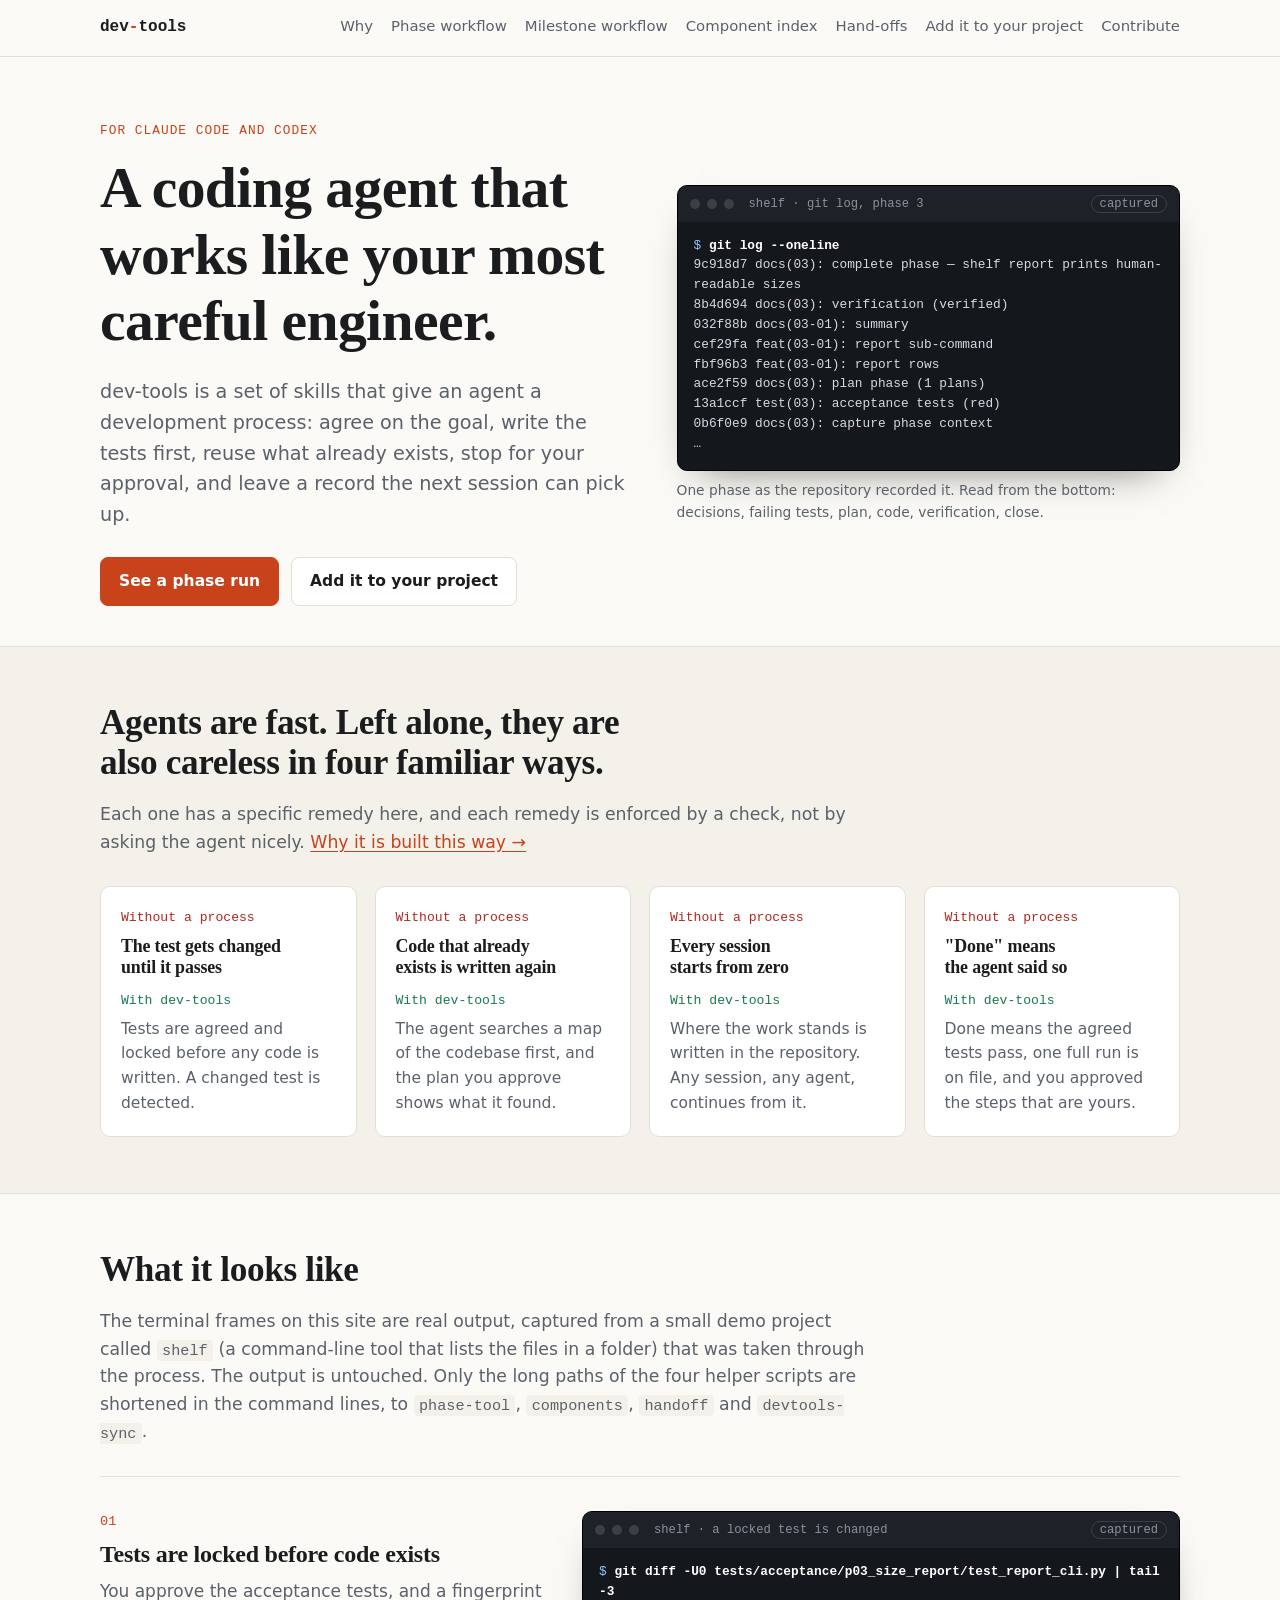
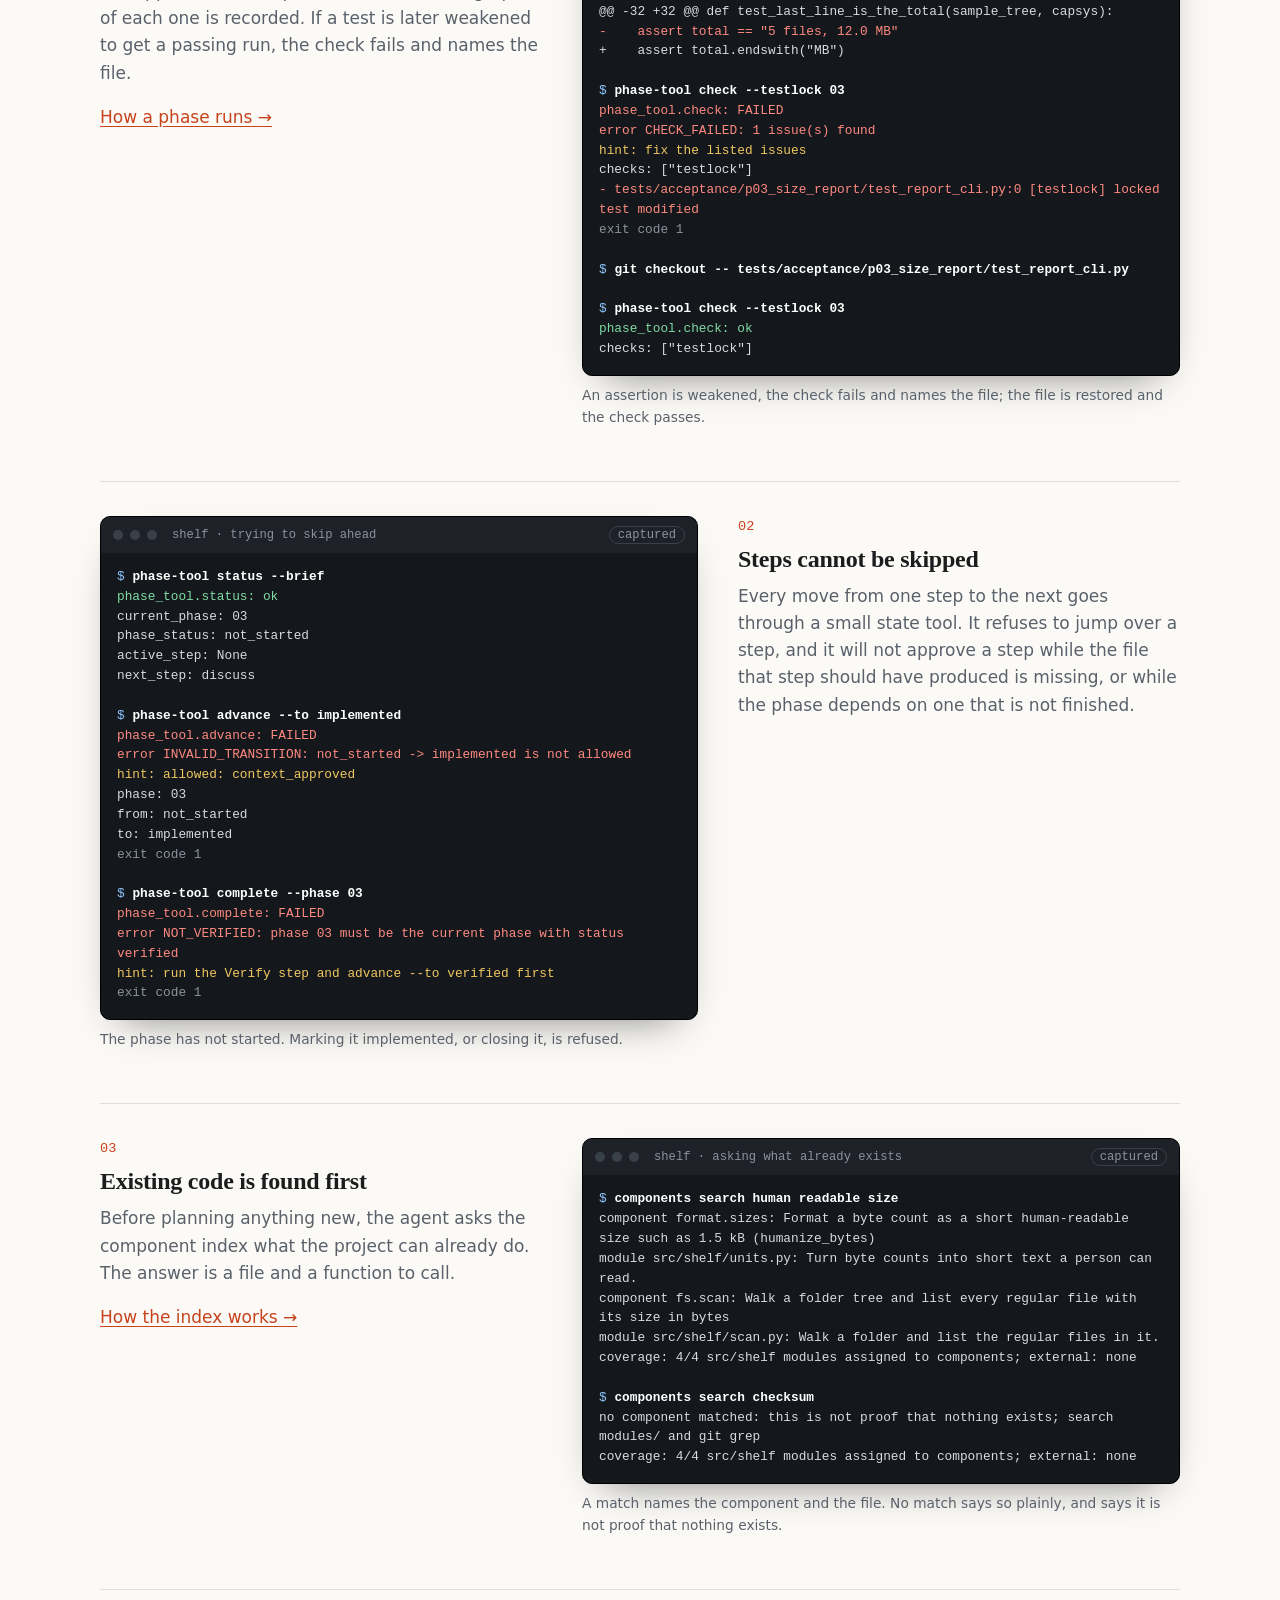
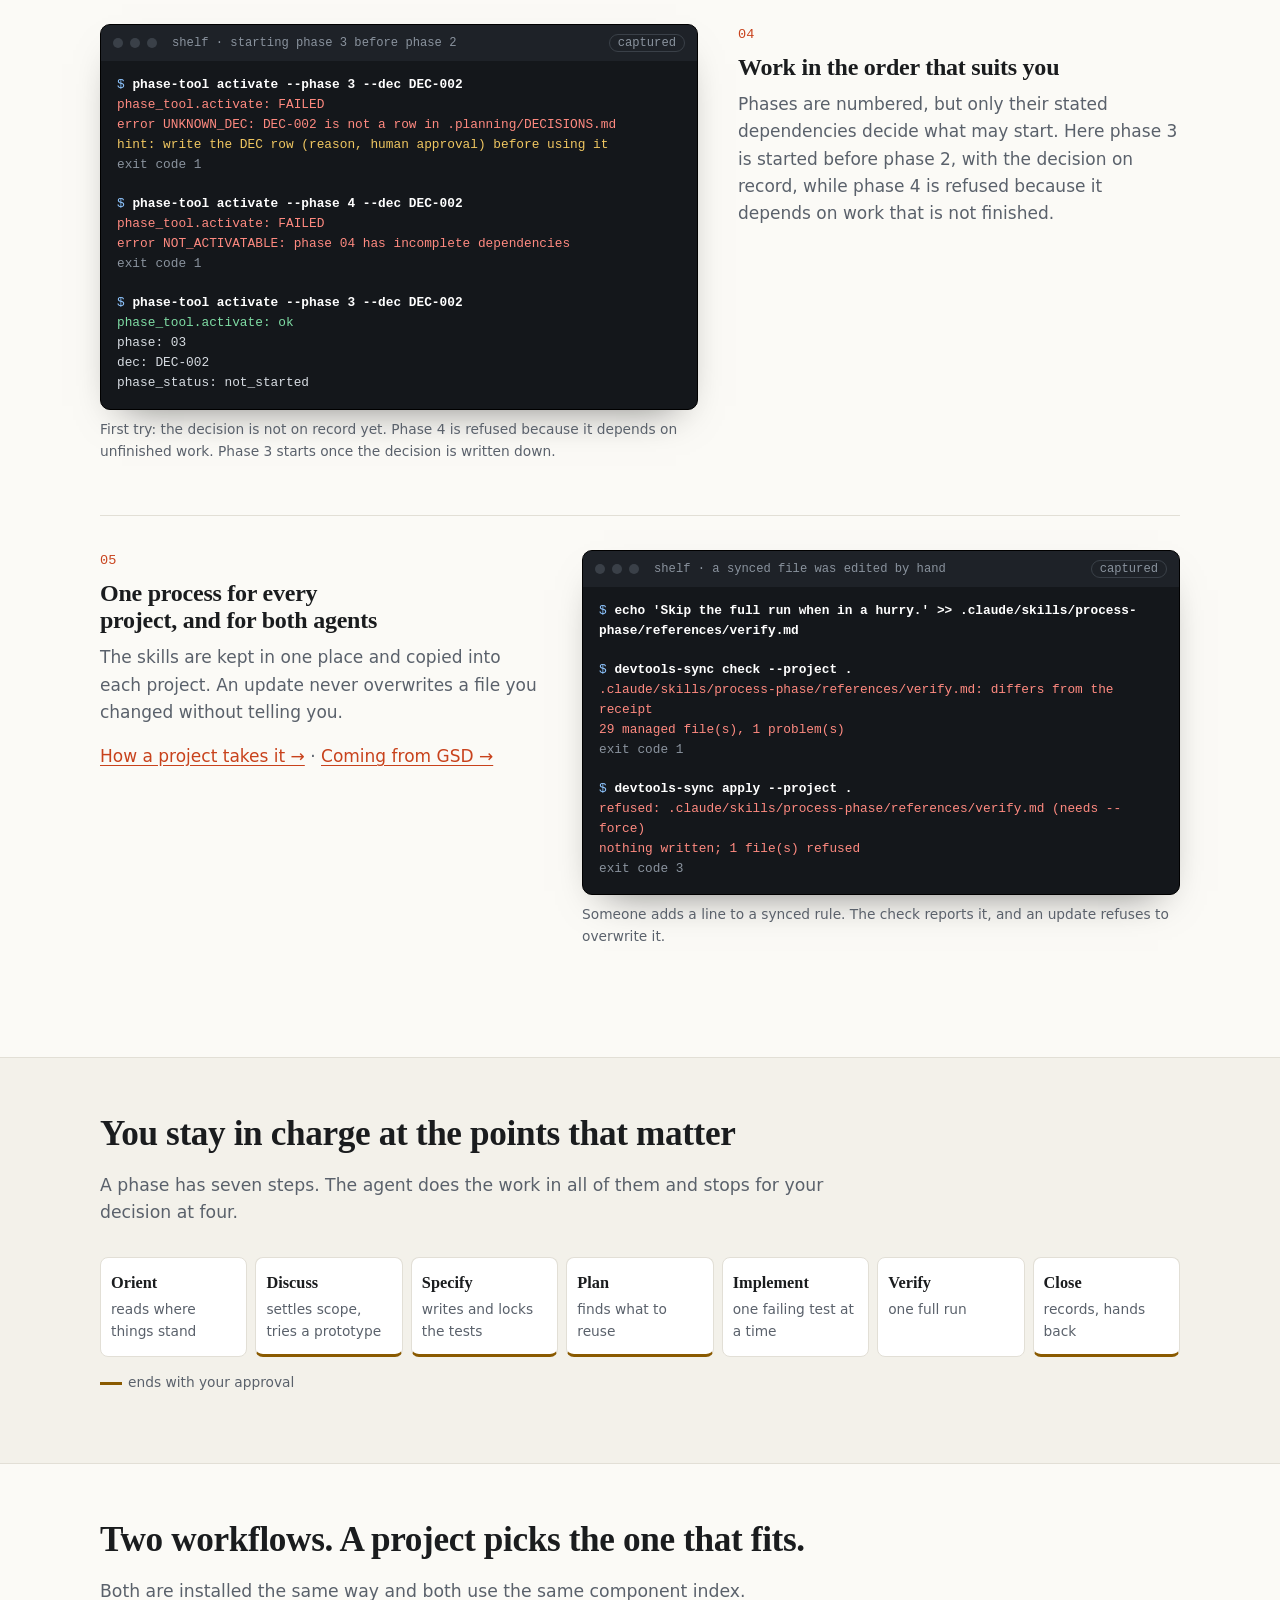
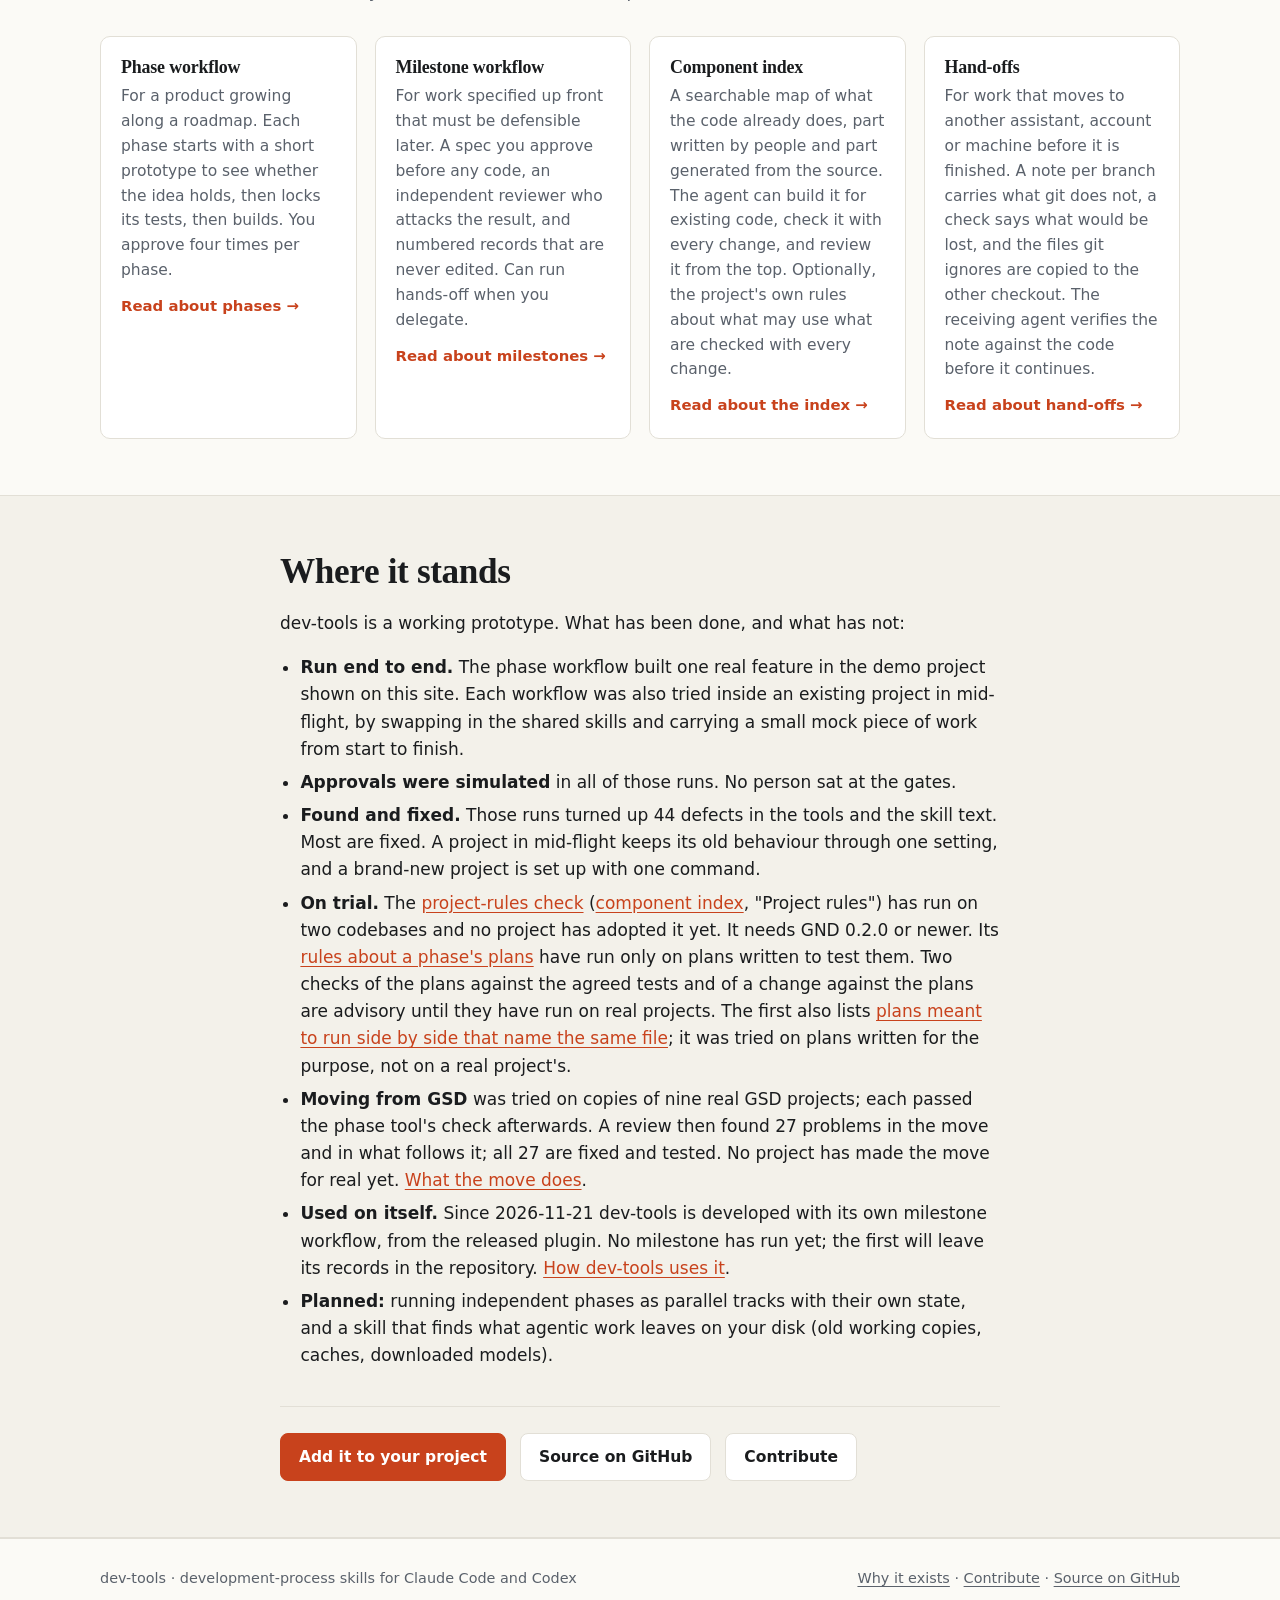
<file: docs/index.html>
<!doctype html>
<html lang="en">
<head>
<meta charset="utf-8">
<meta name="viewport" content="width=device-width, initial-scale=1">
<title>dev-tools · a development process for coding agents</title>
<meta name="description" content="Skills for Claude Code and Codex that make a coding agent agree on the goal, write the tests first, reuse what exists, stop for your approval, and leave a record.">
<link rel="stylesheet" href="assets/style.css">
</head>
<body>
<header class="nav"><div class="wrap">
  <a class="brand" href="index.html">dev<span>-</span>tools</a>
  <nav>
    <a href="why.html">Why</a>
    <a href="phase.html">Phase workflow</a>
    <a href="milestone.html">Milestone workflow</a>
    <a href="components.html">Component index</a>
    <a href="handoff.html">Hand-offs</a>
    <a href="adopt.html">Add it to your project</a>
    <a href="contribute.html">Contribute</a>
  </nav>
</div></header>

<main>
<div class="hero"><div class="wrap">
  <div>
    <p class="eyebrow">For Claude Code and Codex</p>
    <h1>A coding agent that works like your most careful engineer.</h1>
    <p class="lede">dev-tools is a set of skills that give an agent a development process: agree on the goal, write the tests first, reuse what already exists, stop for your approval, and leave a record the next session can pick up.</p>
    <div class="cta">
      <a class="btn primary" href="phase.html">See a phase run</a>
      <a class="btn" href="adopt.html">Add it to your project</a>
    </div>
  </div>
  <div>
<div class="term"><div class="bar"><i></i><i></i><i></i><b>shelf · git log, phase 3</b><em>captured</em></div>
<pre><span class="p">$</span> <span class="cmd">git log --oneline</span>
9c918d7 docs(03): complete phase — shelf report prints human-readable sizes
8b4d694 docs(03): verification (verified)
032f88b docs(03-01): summary
cef29fa feat(03-01): report sub-command
fbf96b3 feat(03-01): report rows
ace2f59 docs(03): plan phase (1 plans)
13a1ccf test(03): acceptance tests (red)
0b6f0e9 docs(03): capture phase context
…</pre></div>
      <p class="caption">One phase as the repository recorded it. Read from the bottom: decisions, failing tests, plan, code, verification, close.</p>
  </div>
</div></div>

<section class="band"><div class="wrap">
  <div class="section-head">
    <h2>Agents are fast. Left alone, they are also careless in four familiar ways.</h2>
    <p>Each one has a specific remedy here, and each remedy is enforced by a check, not by asking the agent nicely. <a href="why.html">Why it is built this way →</a></p>
  </div>
  <div class="grid">
    <div class="card">
      <span class="without">Without a process</span>
      <h3>The test gets changed until it passes</h3>
      <span class="with">With dev-tools</span>
      <p>Tests are agreed and locked before any code is written. A changed test is detected.</p>
    </div>
    <div class="card">
      <span class="without">Without a process</span>
      <h3>Code that already exists is written again</h3>
      <span class="with">With dev-tools</span>
      <p>The agent searches a map of the codebase first, and the plan you approve shows what it found.</p>
    </div>
    <div class="card">
      <span class="without">Without a process</span>
      <h3>Every session starts from zero</h3>
      <span class="with">With dev-tools</span>
      <p>Where the work stands is written in the repository. Any session, any agent, continues from it.</p>
    </div>
    <div class="card">
      <span class="without">Without a process</span>
      <h3>"Done" means the agent said so</h3>
      <span class="with">With dev-tools</span>
      <p>Done means the agreed tests pass, one full run is on file, and you approved the steps that are yours.</p>
    </div>
  </div>
</div></section>

<section><div class="wrap">
  <div class="section-head">
    <h2>What it looks like</h2>
    <p>The terminal frames on this site are real output, captured from a small demo project called <code>shelf</code> (a command-line tool that lists the files in a folder) that was taken through the process. The output is untouched. Only the long paths of the four helper scripts are shortened in the command lines, to <code>phase-tool</code>, <code>components</code>, <code>handoff</code> and <code>devtools-sync</code>.</p>
  </div>

  <div class="feature">
    <div>
      <span class="num">01</span>
      <h3>Tests are locked before code exists</h3>
      <p>You approve the acceptance tests, and a fingerprint of each one is recorded. If a test is later weakened to get a passing run, the check fails and names the file.</p>
      <p><a href="phase.html">How a phase runs →</a></p>
    </div>
    <div>
<div class="term"><div class="bar"><i></i><i></i><i></i><b>shelf · a locked test is changed</b><em>captured</em></div>
<pre><span class="p">$</span> <span class="cmd">git diff -U0 tests/acceptance/p03_size_report/test_report_cli.py | tail -3</span>
@@ -32 +32 @@ def test_last_line_is_the_total(sample_tree, capsys):
<span class="bad">-    assert total == &quot;5 files, 12.0 MB&quot;</span>
+    assert total.endswith(&quot;MB&quot;)

<span class="p">$</span> <span class="cmd">phase-tool check --testlock 03</span>
<span class="bad">phase_tool.check: FAILED</span>
<span class="bad">error CHECK_FAILED: 1 issue(s) found</span>
<span class="warn">hint: fix the listed issues</span>
checks: [&quot;testlock&quot;]
<span class="bad">- tests/acceptance/p03_size_report/test_report_cli.py:0 [testlock] locked test modified</span>
<span class="dim">exit code 1</span>

<span class="p">$</span> <span class="cmd">git checkout -- tests/acceptance/p03_size_report/test_report_cli.py</span>

<span class="p">$</span> <span class="cmd">phase-tool check --testlock 03</span>
<span class="ok">phase_tool.check: ok</span>
checks: [&quot;testlock&quot;]</pre></div>
      <p class="caption">An assertion is weakened, the check fails and names the file; the file is restored and the check passes.</p>
    </div>
  </div>

  <div class="feature flip">
    <div>
      <span class="num">02</span>
      <h3>Steps cannot be skipped</h3>
      <p>Every move from one step to the next goes through a small state tool. It refuses to jump over a step, and it will not approve a step while the file that step should have produced is missing, or while the phase depends on one that is not finished.</p>
    </div>
    <div>
<div class="term"><div class="bar"><i></i><i></i><i></i><b>shelf · trying to skip ahead</b><em>captured</em></div>
<pre><span class="p">$</span> <span class="cmd">phase-tool status --brief</span>
<span class="ok">phase_tool.status: ok</span>
current_phase: 03
phase_status: not_started
active_step: None
next_step: discuss

<span class="p">$</span> <span class="cmd">phase-tool advance --to implemented</span>
<span class="bad">phase_tool.advance: FAILED</span>
<span class="bad">error INVALID_TRANSITION: not_started -&gt; implemented is not allowed</span>
<span class="warn">hint: allowed: context_approved</span>
phase: 03
from: not_started
to: implemented
<span class="dim">exit code 1</span>

<span class="p">$</span> <span class="cmd">phase-tool complete --phase 03</span>
<span class="bad">phase_tool.complete: FAILED</span>
<span class="bad">error NOT_VERIFIED: phase 03 must be the current phase with status verified</span>
<span class="warn">hint: run the Verify step and advance --to verified first</span>
<span class="dim">exit code 1</span></pre></div>
      <p class="caption">The phase has not started. Marking it implemented, or closing it, is refused.</p>
    </div>
  </div>

  <div class="feature">
    <div>
      <span class="num">03</span>
      <h3>Existing code is found first</h3>
      <p>Before planning anything new, the agent asks the component index what the project can already do. The answer is a file and a function to call.</p>
      <p><a href="components.html">How the index works →</a></p>
    </div>
    <div>
<div class="term"><div class="bar"><i></i><i></i><i></i><b>shelf · asking what already exists</b><em>captured</em></div>
<pre><span class="p">$</span> <span class="cmd">components search human readable size</span>
component format.sizes: Format a byte count as a short human-readable size such as 1.5 kB (humanize_bytes)
module src/shelf/units.py: Turn byte counts into short text a person can read.
component fs.scan: Walk a folder tree and list every regular file with its size in bytes
module src/shelf/scan.py: Walk a folder and list the regular files in it.
coverage: 4/4 src/shelf modules assigned to components; external: none

<span class="p">$</span> <span class="cmd">components search checksum</span>
no component matched: this is not proof that nothing exists; search modules/ and git grep
coverage: 4/4 src/shelf modules assigned to components; external: none</pre></div>
      <p class="caption">A match names the component and the file. No match says so plainly, and says it is not proof that nothing exists.</p>
    </div>
  </div>

  <div class="feature flip">
    <div>
      <span class="num">04</span>
      <h3>Work in the order that suits you</h3>
      <p>Phases are numbered, but only their stated dependencies decide what may start. Here phase 3 is started before phase 2, with the decision on record, while phase 4 is refused because it depends on work that is not finished.</p>
    </div>
    <div>
<div class="term"><div class="bar"><i></i><i></i><i></i><b>shelf · starting phase 3 before phase 2</b><em>captured</em></div>
<pre><span class="p">$</span> <span class="cmd">phase-tool activate --phase 3 --dec DEC-002</span>
<span class="bad">phase_tool.activate: FAILED</span>
<span class="bad">error UNKNOWN_DEC: DEC-002 is not a row in .planning/DECISIONS.md</span>
<span class="warn">hint: write the DEC row (reason, human approval) before using it</span>
<span class="dim">exit code 1</span>

<span class="p">$</span> <span class="cmd">phase-tool activate --phase 4 --dec DEC-002</span>
<span class="bad">phase_tool.activate: FAILED</span>
<span class="bad">error NOT_ACTIVATABLE: phase 04 has incomplete dependencies</span>
<span class="dim">exit code 1</span>

<span class="p">$</span> <span class="cmd">phase-tool activate --phase 3 --dec DEC-002</span>
<span class="ok">phase_tool.activate: ok</span>
phase: 03
dec: DEC-002
phase_status: not_started</pre></div>
      <p class="caption">First try: the decision is not on record yet. Phase 4 is refused because it depends on unfinished work. Phase 3 starts once the decision is written down.</p>
    </div>
  </div>

  <div class="feature">
    <div>
      <span class="num">05</span>
      <h3>One process for every project, and for both agents</h3>
      <p>The skills are kept in one place and copied into each project. An update never overwrites a file you changed without telling you.</p>
      <p><a href="adopt.html">How a project takes it →</a> · <a href="adopt.html#from-gsd">Coming from GSD →</a></p>
    </div>
    <div>
<div class="term"><div class="bar"><i></i><i></i><i></i><b>shelf · a synced file was edited by hand</b><em>captured</em></div>
<pre><span class="p">$</span> <span class="cmd">echo &#x27;Skip the full run when in a hurry.&#x27; &gt;&gt; .claude/skills/process-phase/references/verify.md</span>

<span class="p">$</span> <span class="cmd">devtools-sync check --project .</span>
<span class="bad">.claude/skills/process-phase/references/verify.md: differs from the receipt</span>
<span class="bad">29 managed file(s), 1 problem(s)</span>
<span class="dim">exit code 1</span>

<span class="p">$</span> <span class="cmd">devtools-sync apply --project .</span>
<span class="bad">refused: .claude/skills/process-phase/references/verify.md (needs --force)</span>
<span class="bad">nothing written; 1 file(s) refused</span>
<span class="dim">exit code 3</span></pre></div>
      <p class="caption">Someone adds a line to a synced rule. The check reports it, and an update refuses to overwrite it.</p>
    </div>
  </div>
</div></section>

<section class="band"><div class="wrap">
  <div class="section-head">
    <h2>You stay in charge at the points that matter</h2>
    <p>A phase has seven steps. The agent does the work in all of them and stops for your decision at four.</p>
  </div>
  <ol class="strip">
    <li><b>Orient</b><span>reads where things stand</span></li>
    <li class="stop"><b>Discuss</b><span>settles scope, tries a prototype</span></li>
    <li class="stop"><b>Specify</b><span>writes and locks the tests</span></li>
    <li class="stop"><b>Plan</b><span>finds what to reuse</span></li>
    <li><b>Implement</b><span>one failing test at a time</span></li>
    <li><b>Verify</b><span>one full run</span></li>
    <li class="stop"><b>Close</b><span>records, hands back</span></li>
  </ol>
  <p class="legend"><i></i>ends with your approval</p>
</div></section>

<section><div class="wrap">
  <div class="section-head">
    <h2>Two workflows. A project picks the one that fits.</h2>
    <p>Both are installed the same way and both use the same component index.</p>
  </div>
  <div class="grid">
    <a class="card" href="phase.html">
      <h3>Phase workflow</h3>
      <p>For a product growing along a roadmap. Each phase starts with a short prototype to see whether the idea holds, then locks its tests, then builds. You approve four times per phase.</p>
      <span class="more">Read about phases →</span>
    </a>
    <a class="card" href="milestone.html">
      <h3>Milestone workflow</h3>
      <p>For work specified up front that must be defensible later. A spec you approve before any code, an independent reviewer who attacks the result, and numbered records that are never edited. Can run hands-off when you delegate.</p>
      <span class="more">Read about milestones →</span>
    </a>
    <a class="card" href="components.html">
      <h3>Component index</h3>
      <p>A searchable map of what the code already does, part written by people and part generated from the source. The agent can build it for existing code, check it with every change, and review it from the top. Optionally, the project's own rules about what may use what are checked with every change.</p>
      <span class="more">Read about the index →</span>
    </a>
    <a class="card" href="handoff.html">
      <h3>Hand-offs</h3>
      <p>For work that moves to another assistant, account or machine before it is finished. A note per branch carries what git does not, a check says what would be lost, and the files git ignores are copied to the other checkout. The receiving agent verifies the note against the code before it continues.</p>
      <span class="more">Read about hand-offs →</span>
    </a>
  </div>
</div></section>

<section class="band"><div class="wrap narrow">
  <h2>Where it stands</h2>
  <p>dev-tools is a working prototype. What has been done, and what has not:</p>
  <ul>
    <li><strong>Run end to end.</strong> The phase workflow built one real feature in the demo project shown on this site. Each workflow was also tried inside an existing project in mid-flight, by swapping in the shared skills and carrying a small mock piece of work from start to finish.</li>
    <li><strong>Approvals were simulated</strong> in all of those runs. No person sat at the gates.</li>
    <li><strong>Found and fixed.</strong> Those runs turned up 44 defects in the tools and the skill text. Most are fixed. A project in mid-flight keeps its old behaviour through one setting, and a brand-new project is set up with one command.</li>
    <li><strong>On trial.</strong> The <a href="rules.html">project-rules check</a> (<a href="components.html">component index</a>, "Project rules") has run on two codebases and no project has adopted it yet. It needs GND 0.2.0 or newer. Its <a href="rules.html#plans">rules about a phase's plans</a> have run only on plans written to test them. Two checks of the plans against the agreed tests and of a change against the plans are advisory until they have run on real projects. The first also lists <a href="phase.html#parallel">plans meant to run side by side that name the same file</a>; it was tried on plans written for the purpose, not on a real project's.</li>
    <li><strong>Moving from GSD</strong> was tried on copies of nine real GSD projects; each passed the phase tool&#39;s check afterwards. A review then found 27 problems in the move and in what follows it; all 27 are fixed and tested. No project has made the move for real yet. <a href="adopt.html#from-gsd">What the move does</a>.</li>
    <li><strong>Used on itself.</strong> Since 2026-11-21 dev-tools is developed with its own milestone workflow, from the released plugin. No milestone has run yet; the first will leave its records in the repository. <a href="milestone.html#own-use">How dev-tools uses it</a>.</li>
    <li><strong>Planned:</strong> running independent phases as parallel tracks with their own state, and a skill that finds what agentic work leaves on your disk (old working copies, caches, downloaded models).</li>
  </ul>
  <div class="next">
    <a class="btn primary" href="adopt.html">Add it to your project</a>
    <a class="btn" href="https://github.com/vasiloglou/dev-tools">Source on GitHub</a>
    <a class="btn" href="contribute.html">Contribute</a>
  </div>
</div></section>
</main>

<footer><div class="wrap">
  <span>dev-tools · development-process skills for Claude Code and Codex</span>
  <span><a href="why.html">Why it exists</a> · <a href="contribute.html">Contribute</a> · <a href="https://github.com/vasiloglou/dev-tools">Source on GitHub</a></span>
</div></footer>
</body>
</html>
</file>
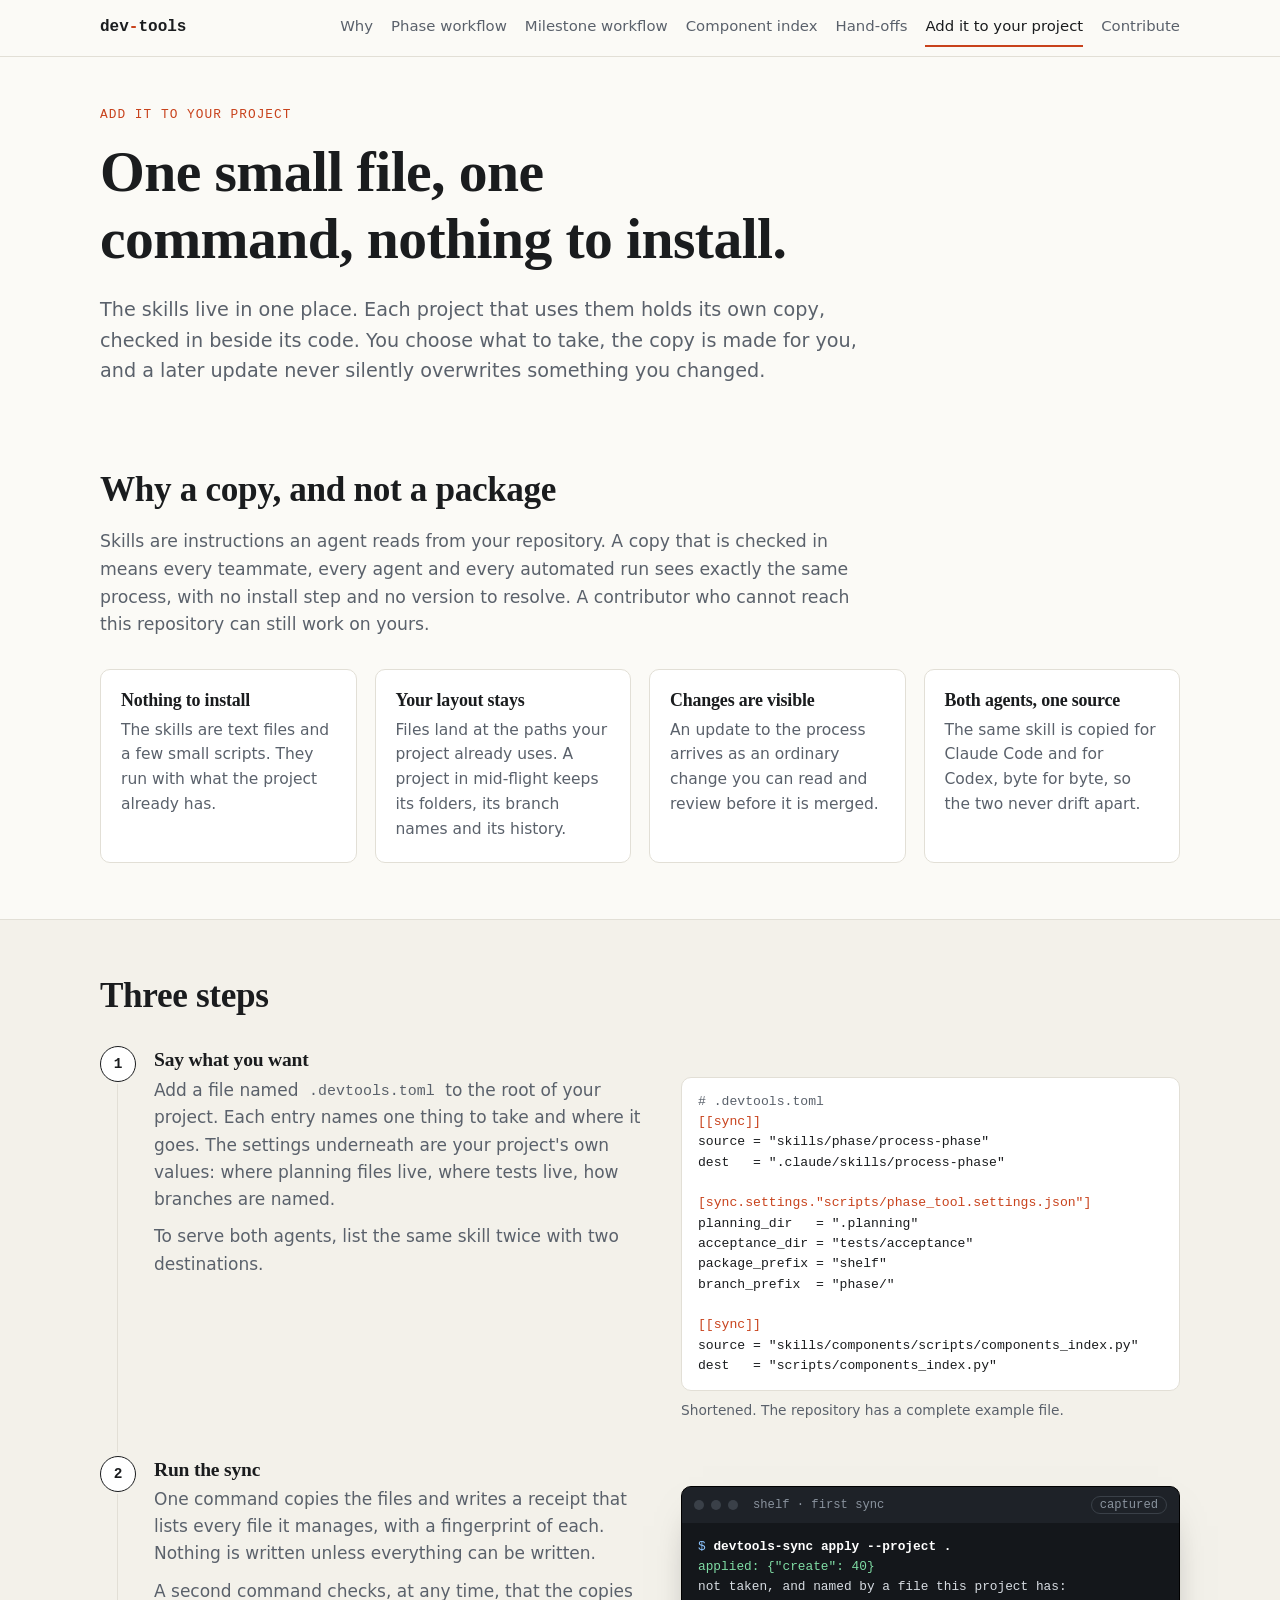
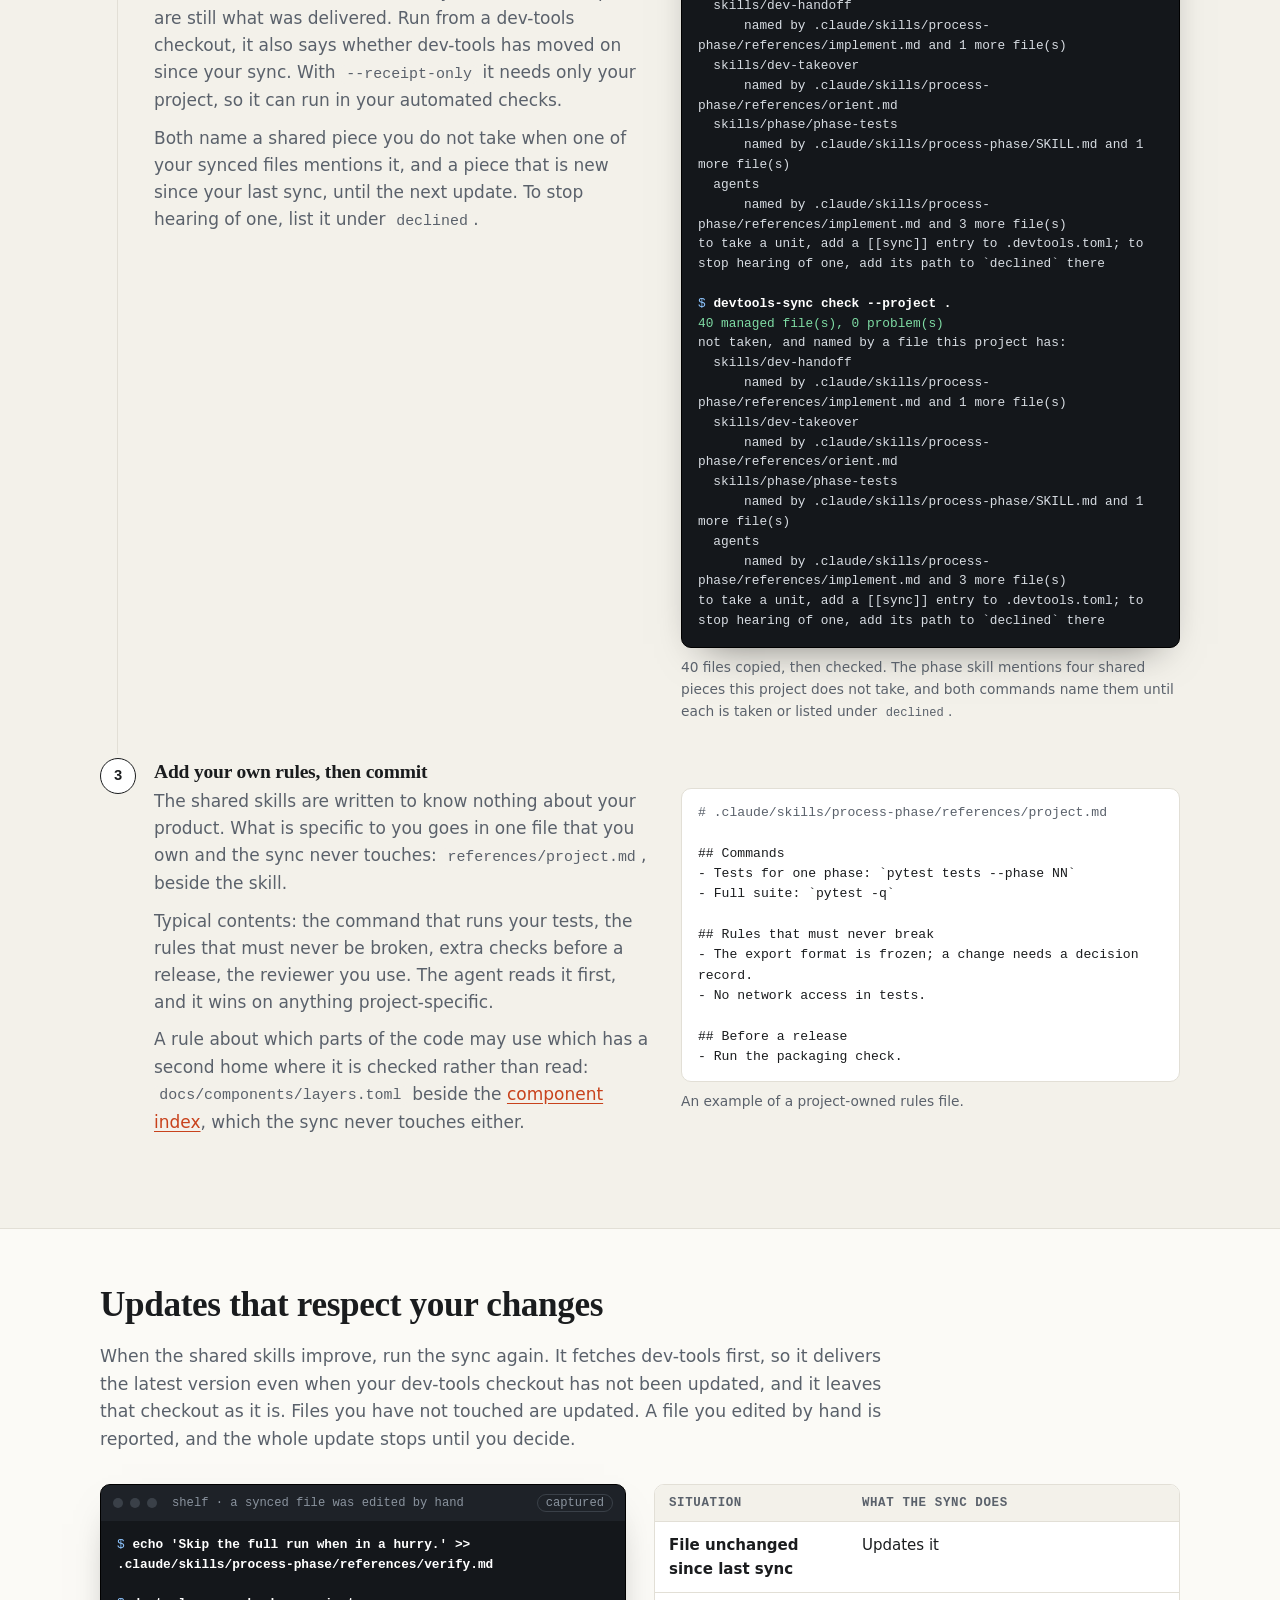
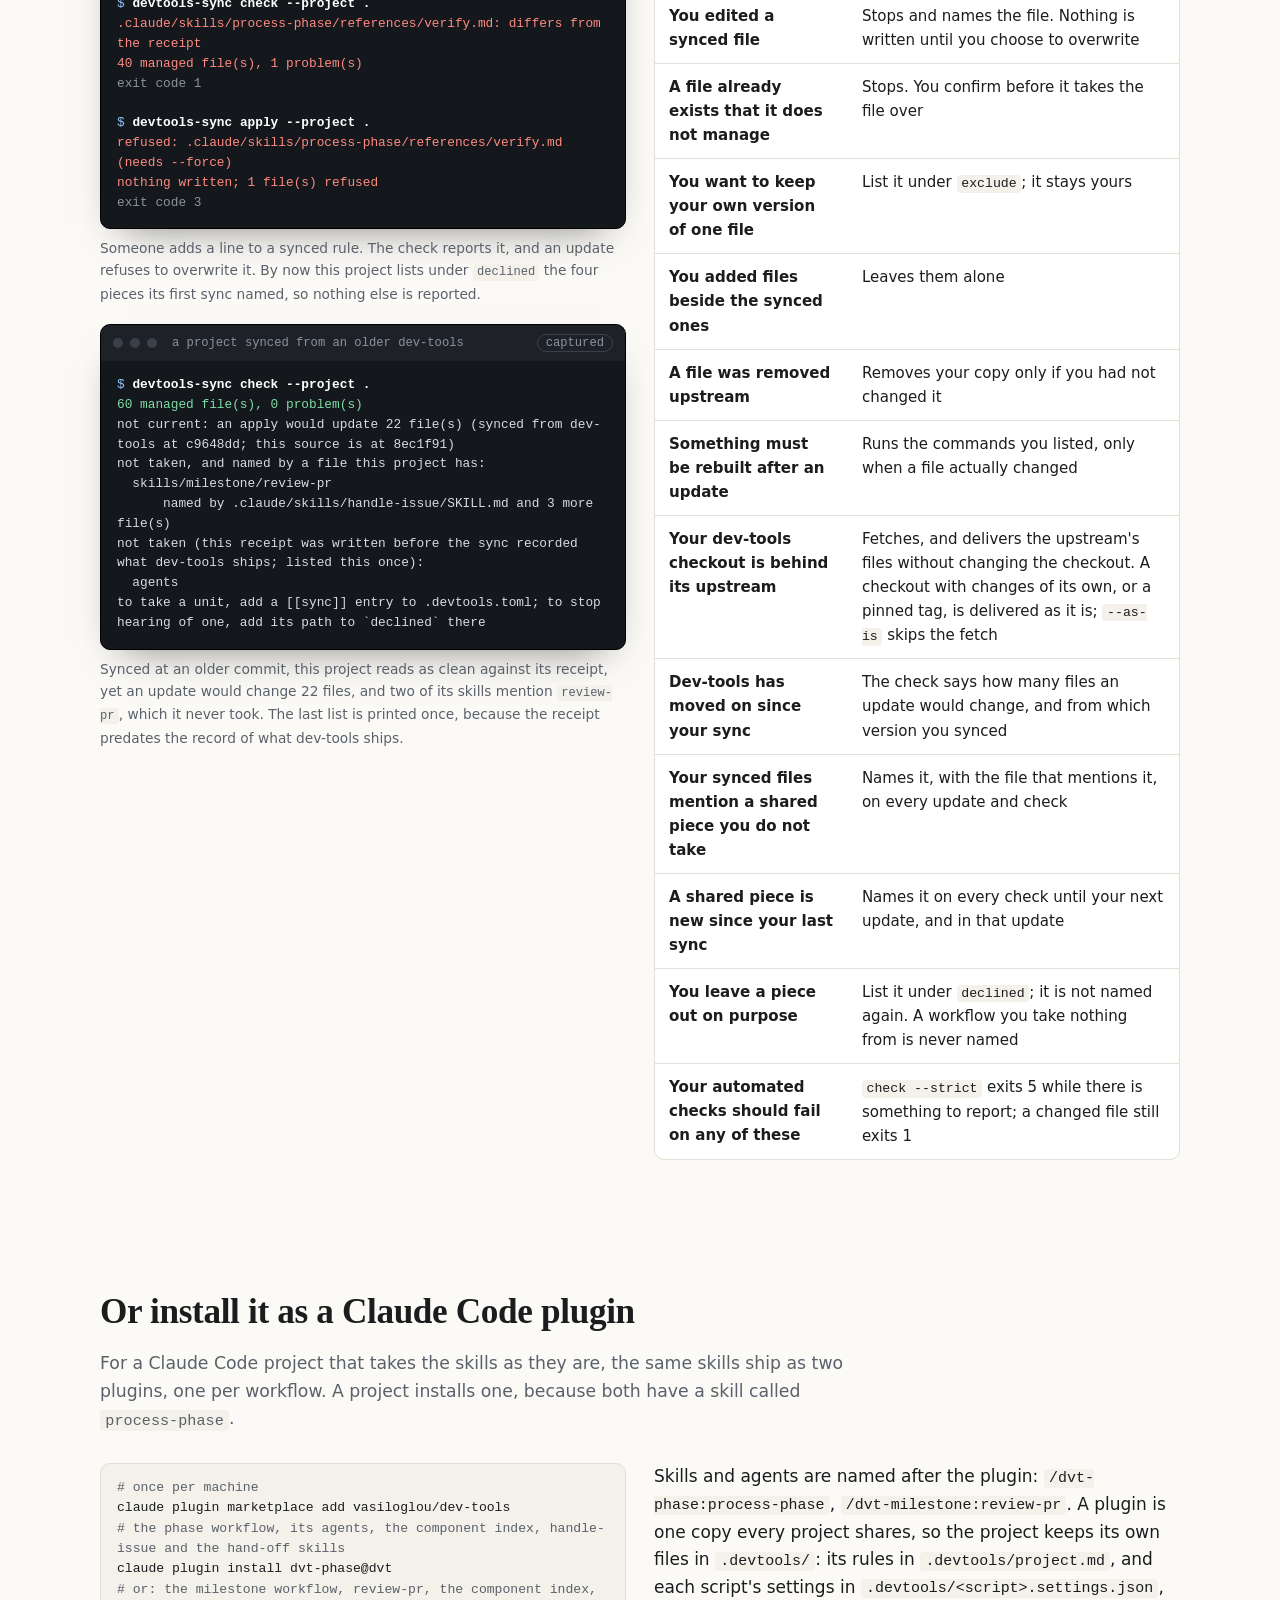
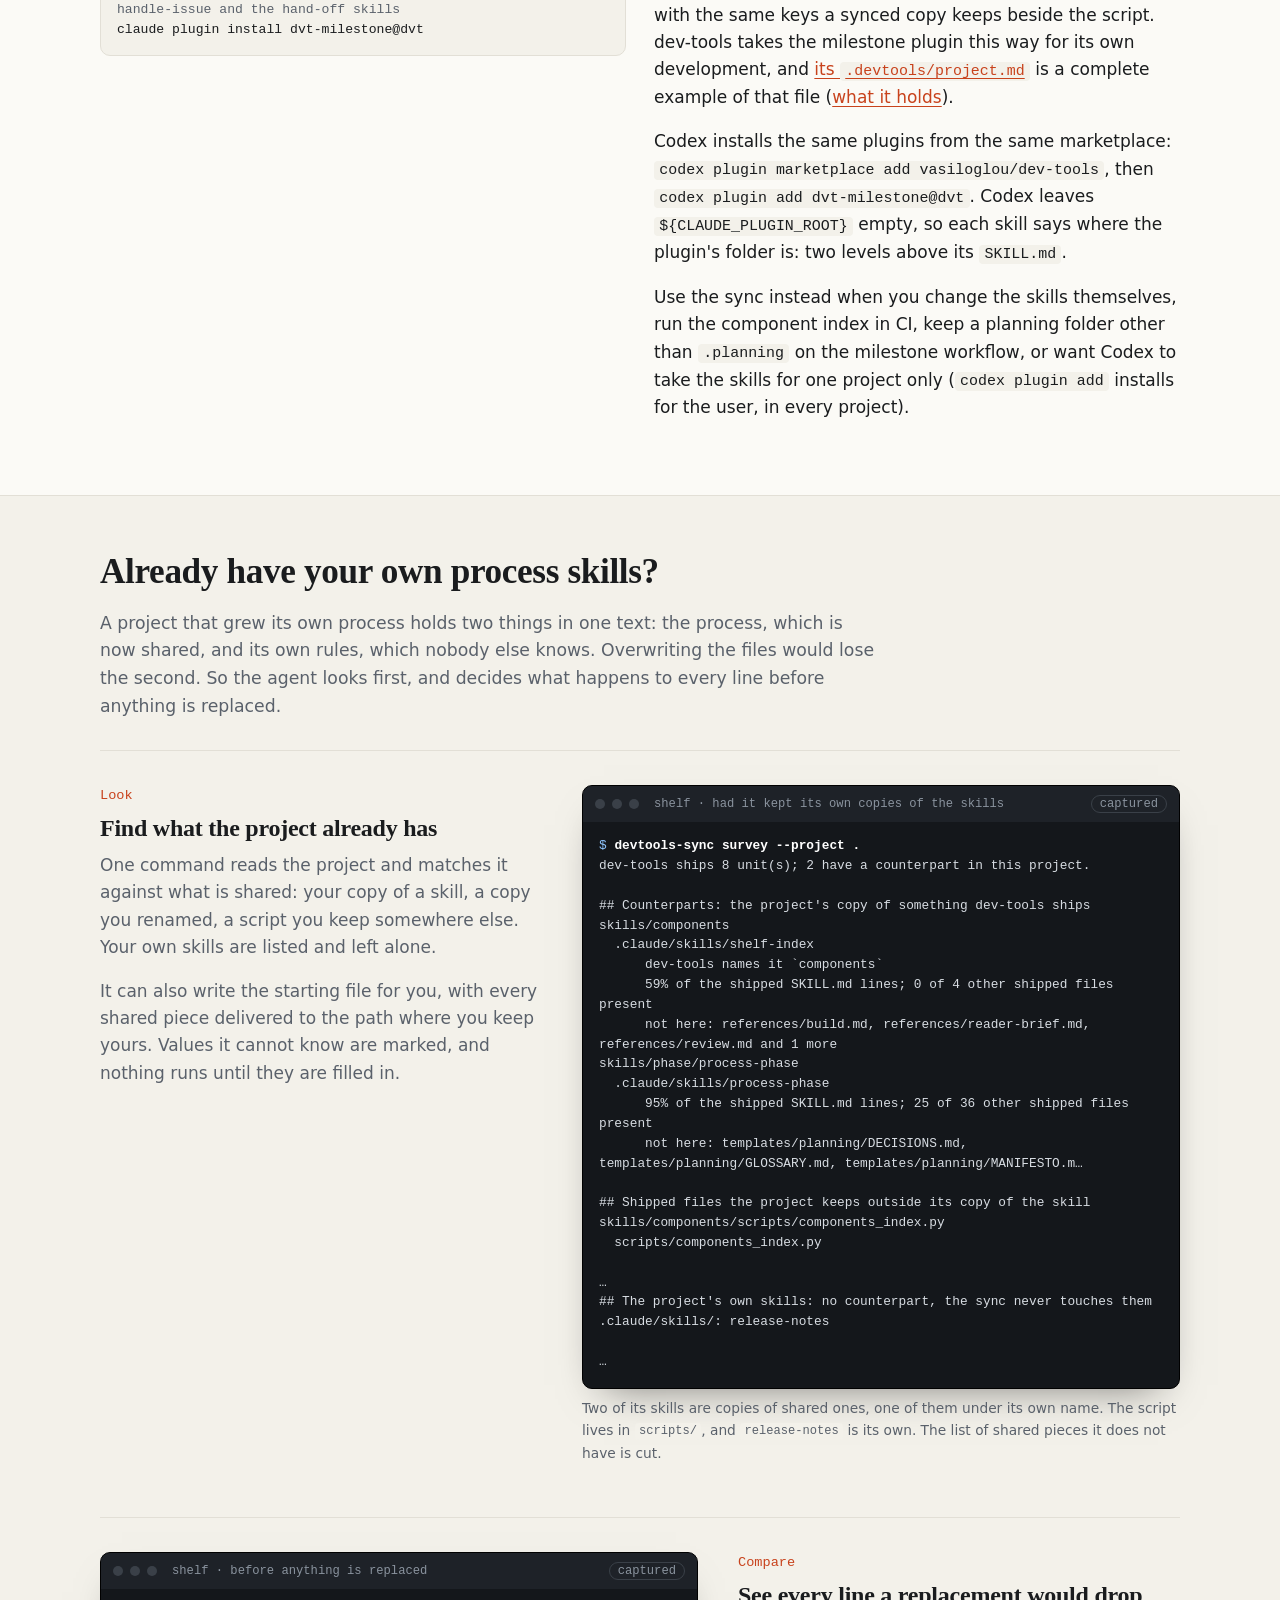
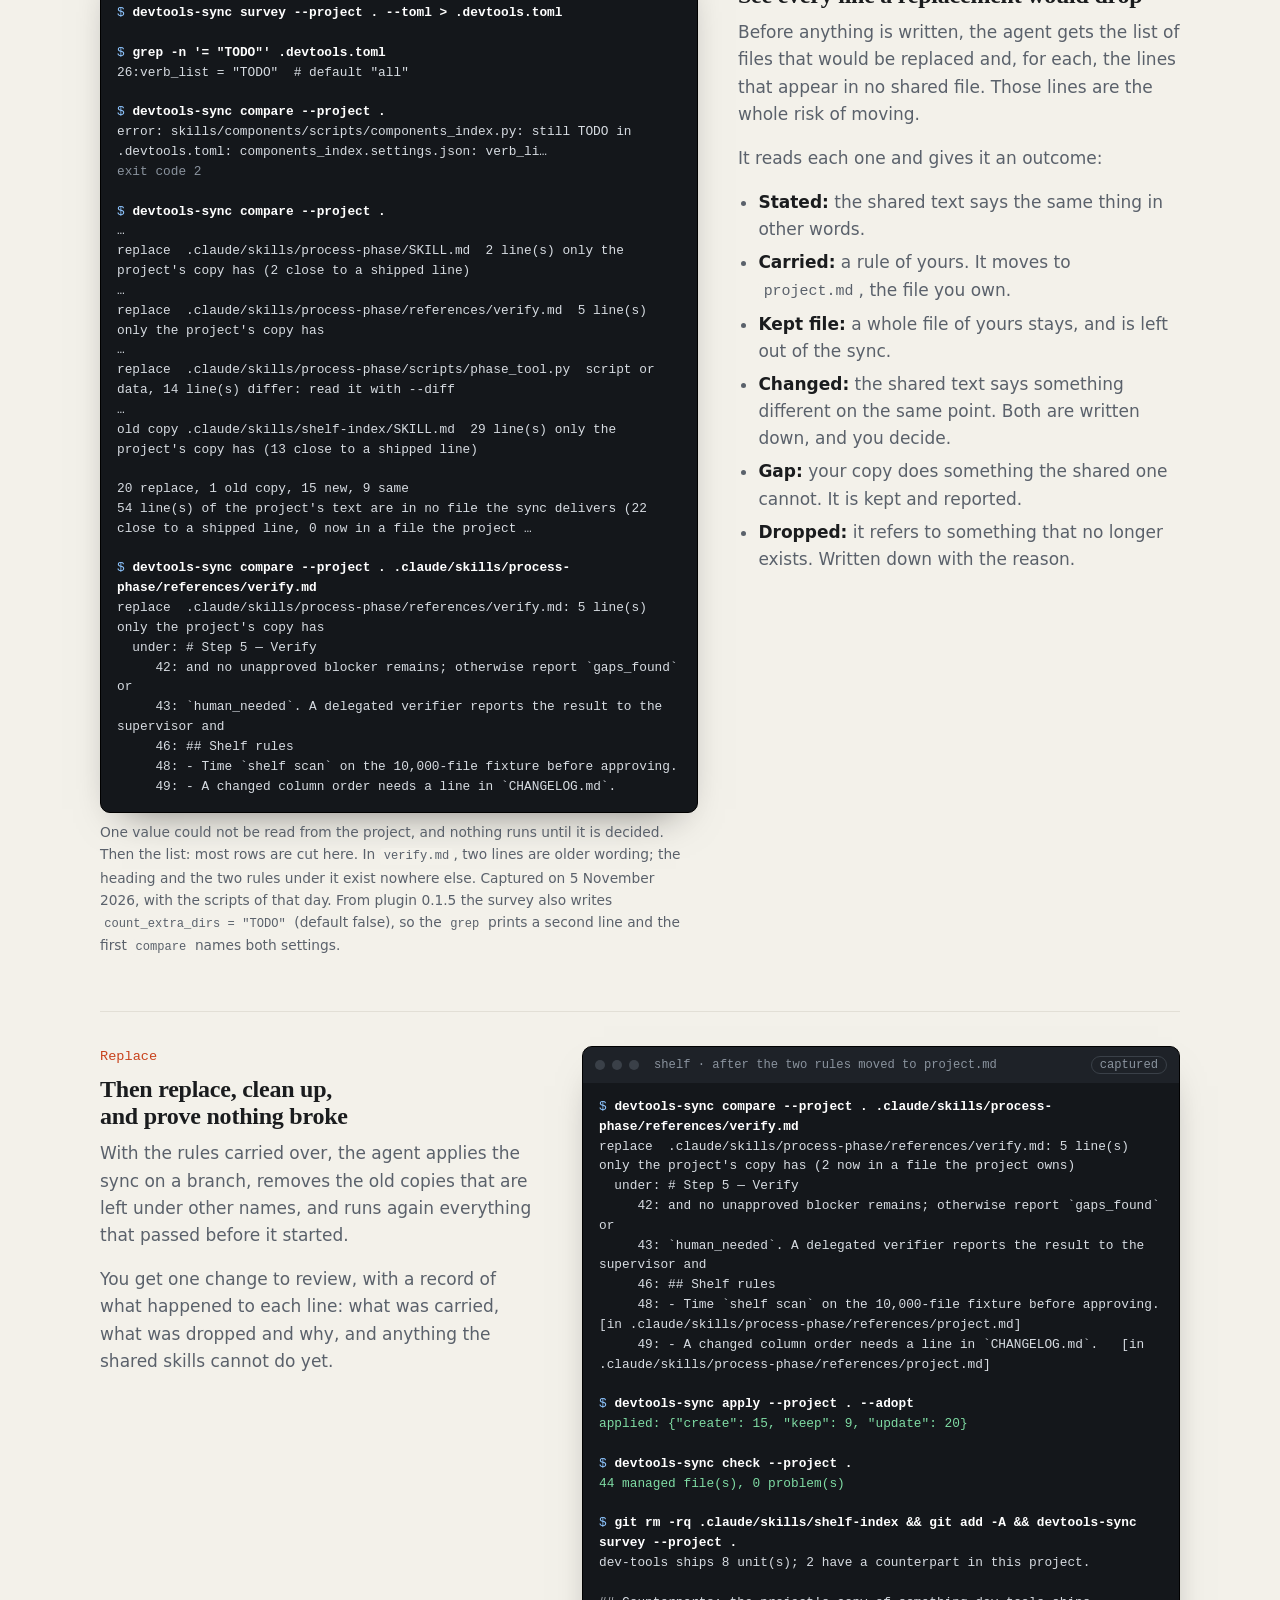
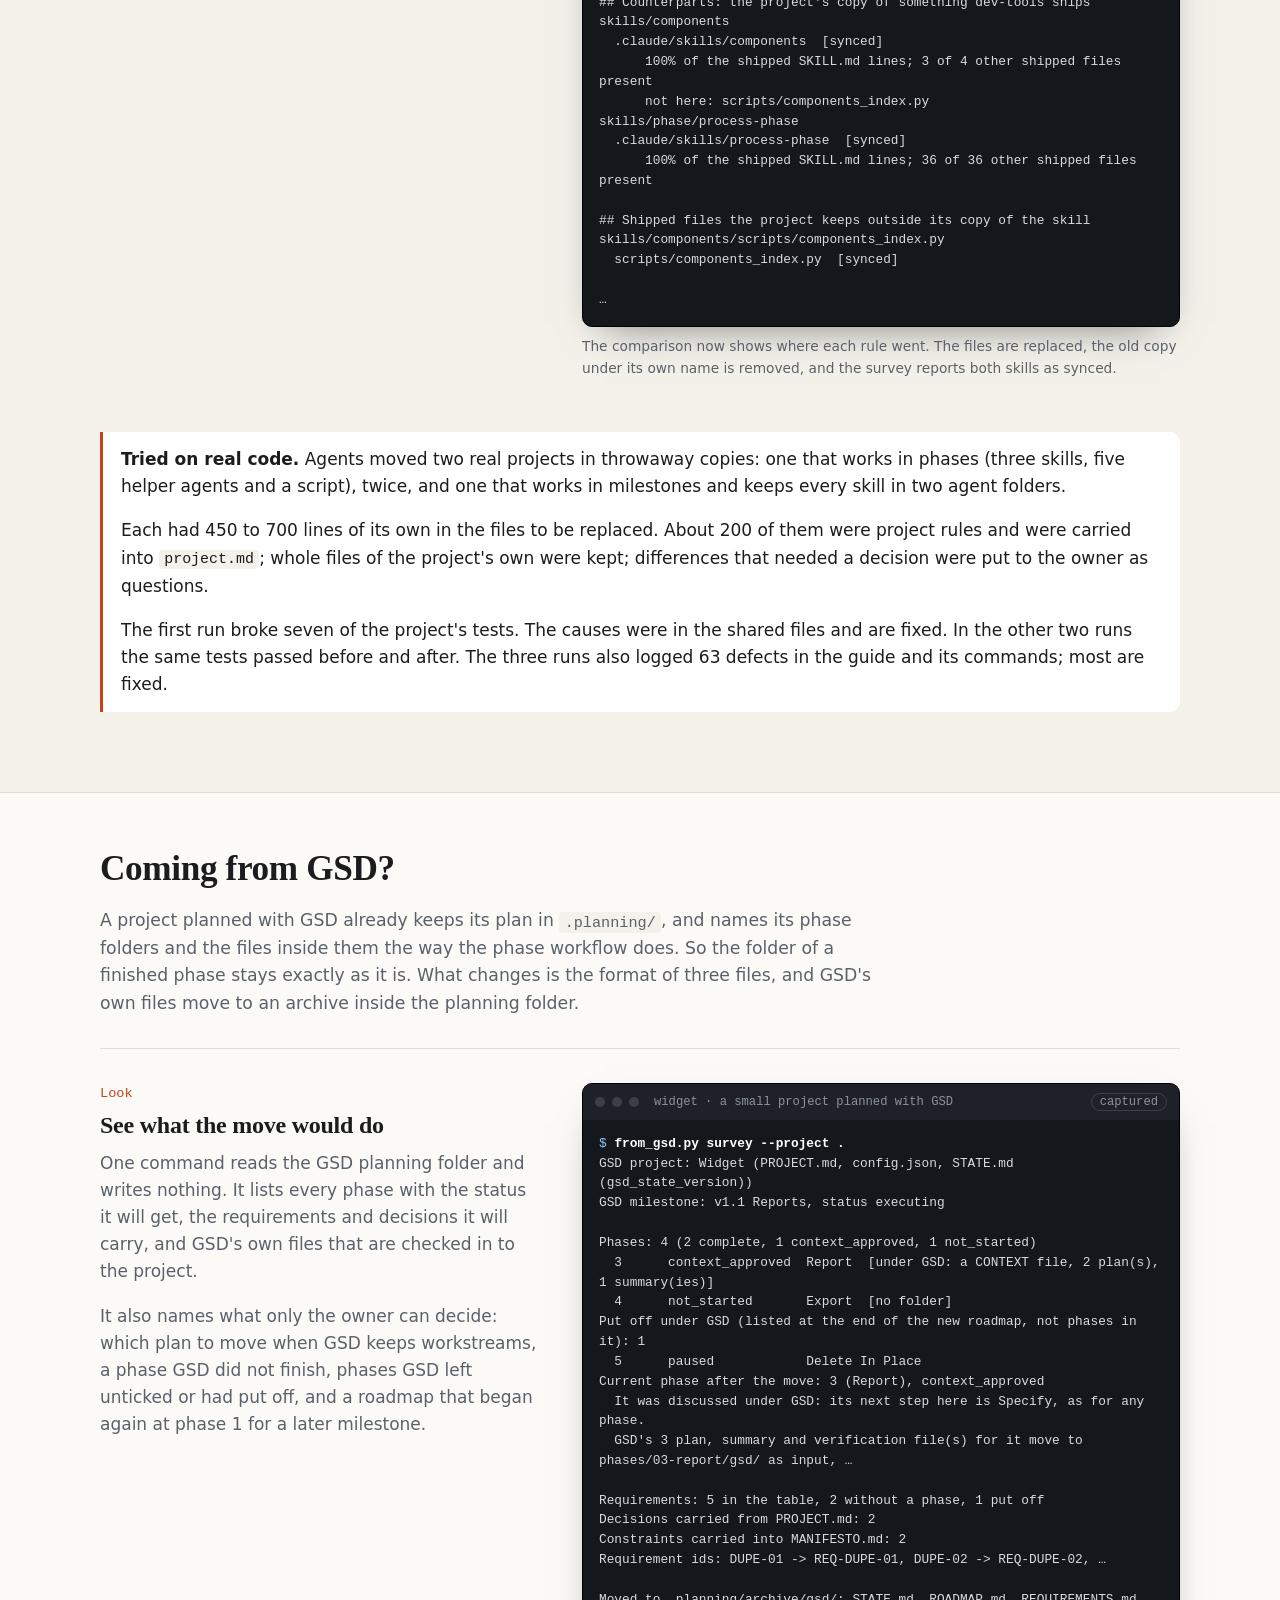
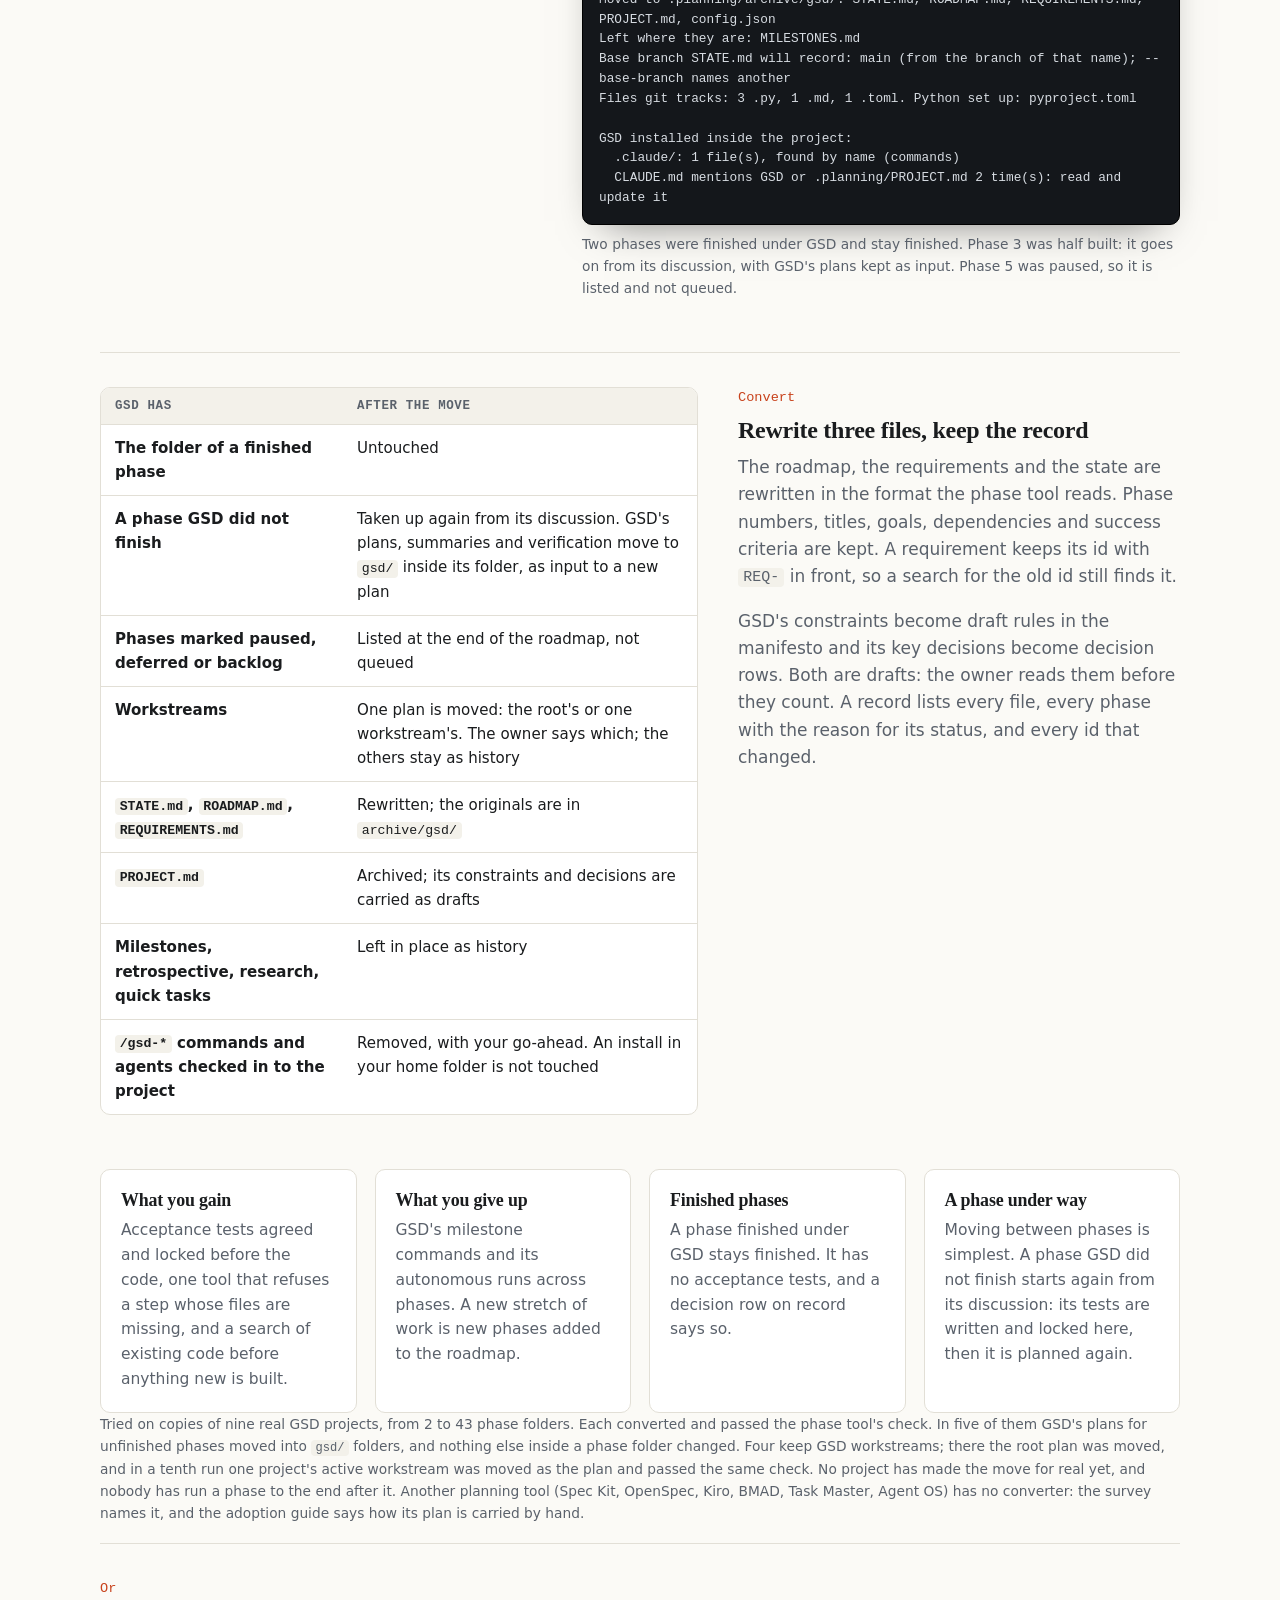
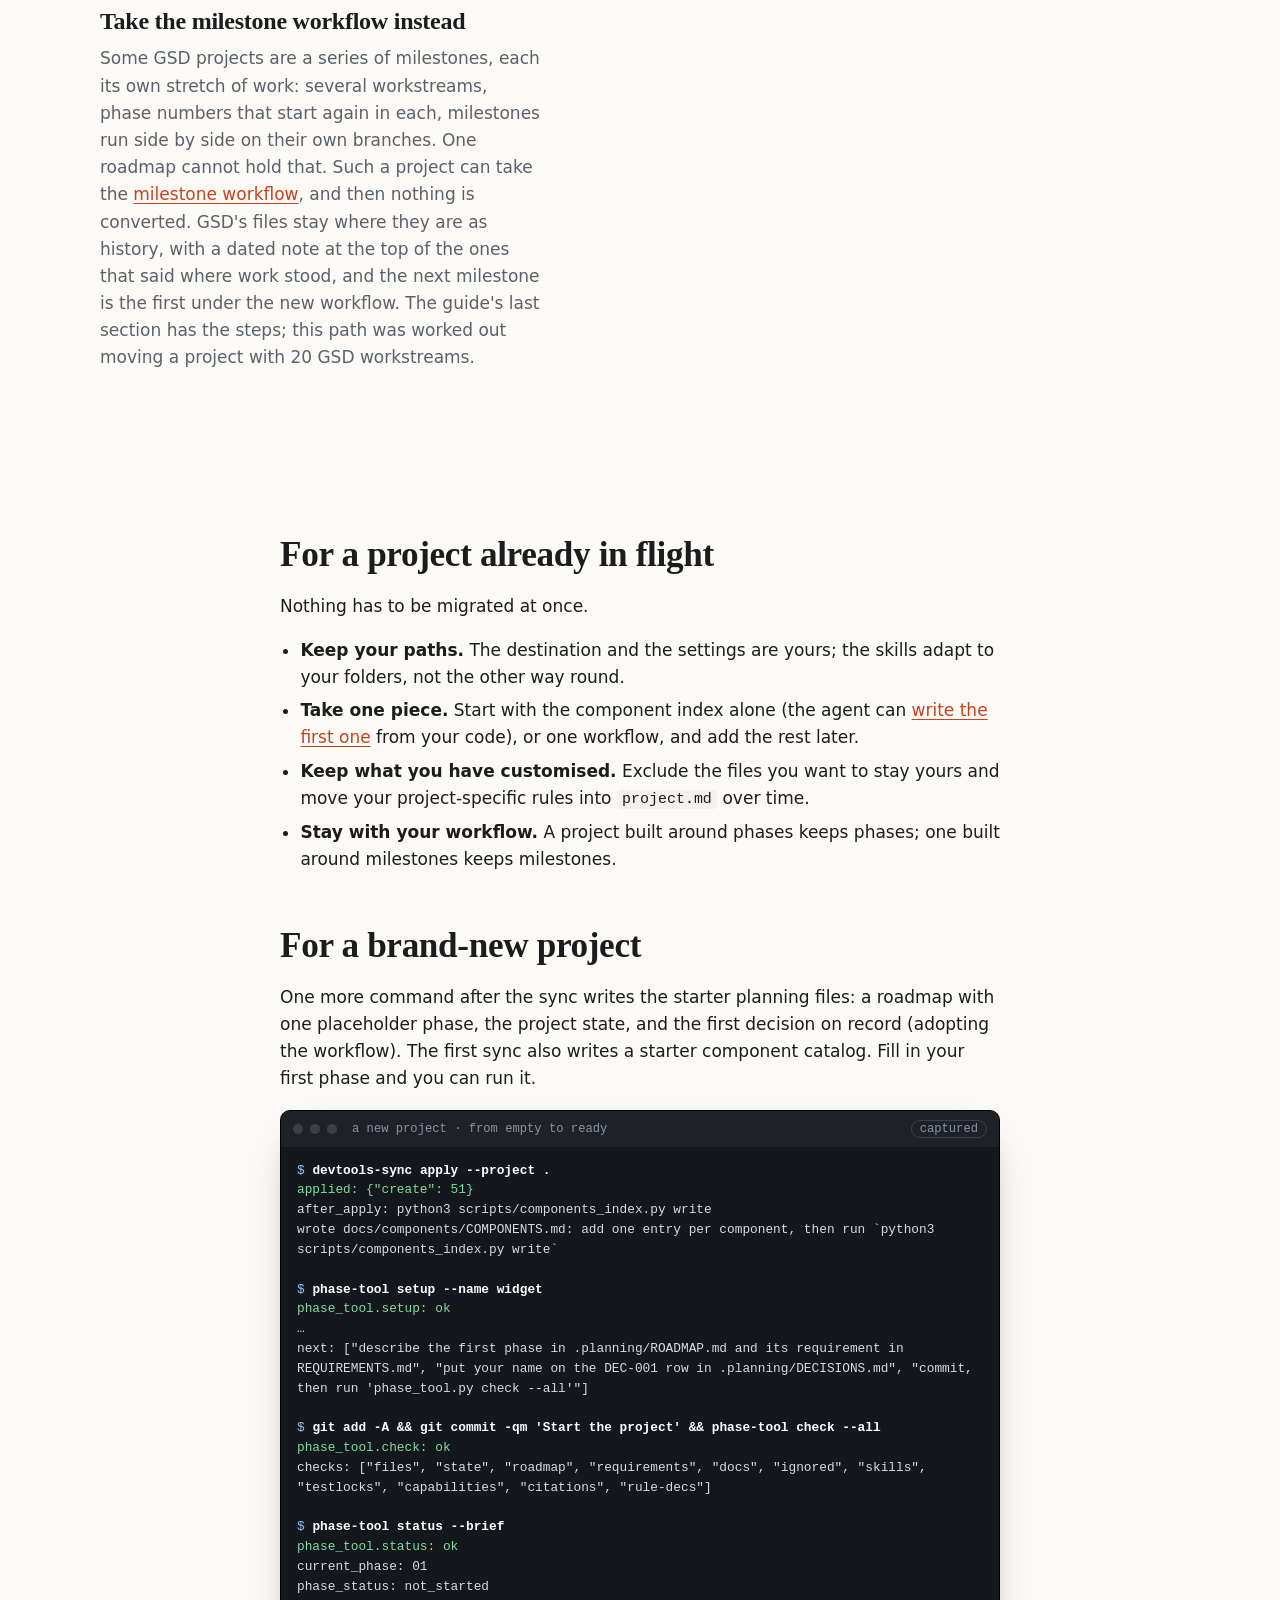
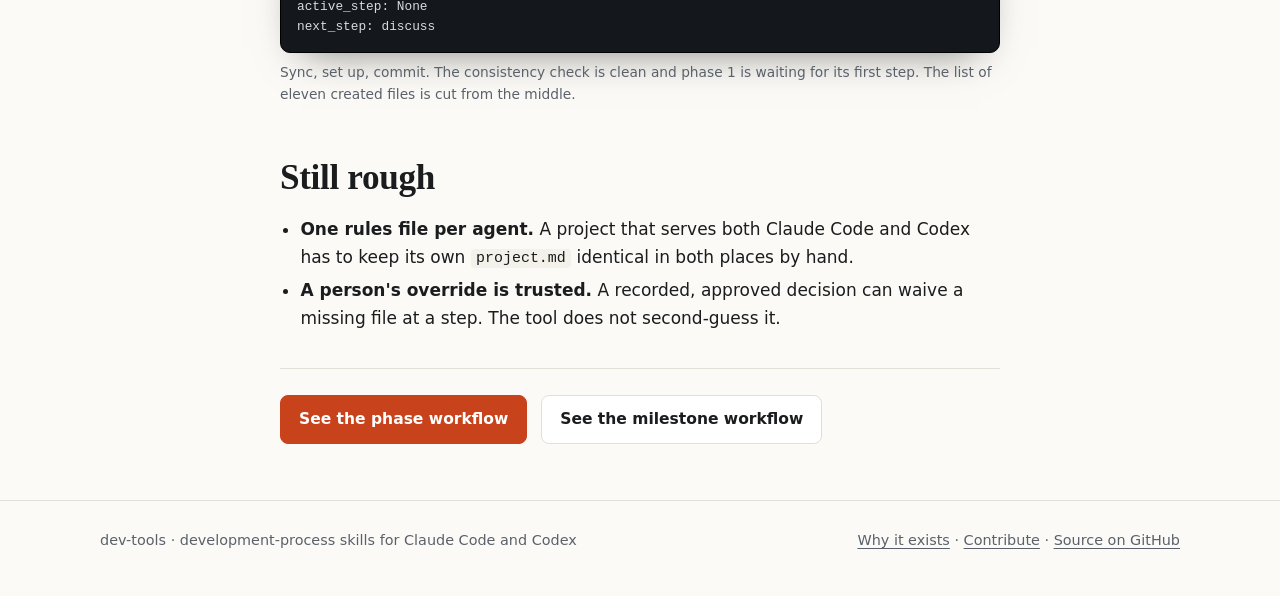
<file: docs/adopt.html>
<!doctype html>
<html lang="en">
<head>
<meta charset="utf-8">
<meta name="viewport" content="width=device-width, initial-scale=1">
<title>Add it to your project · dev-tools</title>
<meta name="description" content="How a project takes the shared skills: one small file, one command, and nothing to install.">
<link rel="stylesheet" href="assets/style.css">
</head>
<body>
<header class="nav"><div class="wrap">
  <a class="brand" href="index.html">dev<span>-</span>tools</a>
  <nav>
    <a href="why.html">Why</a>
    <a href="phase.html">Phase workflow</a>
    <a href="milestone.html">Milestone workflow</a>
    <a href="components.html">Component index</a>
    <a href="handoff.html">Hand-offs</a>
    <a href="adopt.html" aria-current="page">Add it to your project</a>
    <a href="contribute.html">Contribute</a>
  </nav>
</div></header>

<main>
<div class="page-head"><div class="wrap">
  <p class="eyebrow">Add it to your project</p>
  <h1>One small file, one command, nothing to install.</h1>
  <p class="lede">The skills live in one place. Each project that uses them holds its own copy, checked in beside its code. You choose what to take, the copy is made for you, and a later update never silently overwrites something you changed.</p>
</div></div>

<section><div class="wrap">
  <div class="section-head">
    <h2>Why a copy, and not a package</h2>
    <p>Skills are instructions an agent reads from your repository. A copy that is checked in means every teammate, every agent and every automated run sees exactly the same process, with no install step and no version to resolve. A contributor who cannot reach this repository can still work on yours.</p>
  </div>
  <div class="grid">
    <div class="card"><h3>Nothing to install</h3><p>The skills are text files and a few small scripts. They run with what the project already has.</p></div>
    <div class="card"><h3>Your layout stays</h3><p>Files land at the paths your project already uses. A project in mid-flight keeps its folders, its branch names and its history.</p></div>
    <div class="card"><h3>Changes are visible</h3><p>An update to the process arrives as an ordinary change you can read and review before it is merged.</p></div>
    <div class="card"><h3>Both agents, one source</h3><p>The same skill is copied for Claude Code and for Codex, byte for byte, so the two never drift apart.</p></div>
  </div>
</div></section>

<section class="band"><div class="wrap">
  <div class="section-head"><h2>Three steps</h2></div>
  <ol class="steps from1">
    <li>
      <h3>Say what you want</h3>
      <div class="two">
        <div>
          <p>Add a file named <code>.devtools.toml</code> to the root of your project. Each entry names one thing to take and where it goes. The settings underneath are your project's own values: where planning files live, where tests live, how branches are named.</p>
          <p>To serve both agents, list the same skill twice with two destinations.</p>
        </div>
        <div>
<pre class="code"><span class="dim"># .devtools.toml</span>
<span class="k">[[sync]]</span>
source = "skills/phase/process-phase"
dest   = ".claude/skills/process-phase"

<span class="k">[sync.settings."scripts/phase_tool.settings.json"]</span>
planning_dir   = ".planning"
acceptance_dir = "tests/acceptance"
package_prefix = "shelf"
branch_prefix  = "phase/"

<span class="k">[[sync]]</span>
source = "skills/components/scripts/components_index.py"
dest   = "scripts/components_index.py"</pre>
          <p class="caption">Shortened. The repository has a complete example file.</p>
        </div>
      </div>
    </li>
    <li>
      <h3>Run the sync</h3>
      <div class="two">
        <div>
          <p>One command copies the files and writes a receipt that lists every file it manages, with a fingerprint of each. Nothing is written unless everything can be written.</p>
          <p>A second command checks, at any time, that the copies are still what was delivered. Run from a dev-tools checkout, it also says whether dev-tools has moved on since your sync. With <code>--receipt-only</code> it needs only your project, so it can run in your automated checks.</p>
          <p>Both name a shared piece you do not take when one of your synced files mentions it, and a piece that is new since your last sync, until the next update. To stop hearing of one, list it under <code>declined</code>.</p>
        </div>
        <div>
<div class="term"><div class="bar"><i></i><i></i><i></i><b>shelf · first sync</b><em>captured</em></div>
<pre><span class="p">$</span> <span class="cmd">devtools-sync apply --project .</span>
<span class="ok">applied: {&quot;create&quot;: 40}</span>
not taken, and named by a file this project has:
  skills/dev-handoff
      named by .claude/skills/process-phase/references/implement.md and 1 more file(s)
  skills/dev-takeover
      named by .claude/skills/process-phase/references/orient.md
  skills/phase/phase-tests
      named by .claude/skills/process-phase/SKILL.md and 1 more file(s)
  agents
      named by .claude/skills/process-phase/references/implement.md and 3 more file(s)
to take a unit, add a [[sync]] entry to .devtools.toml; to stop hearing of one, add its path to `declined` there

<span class="p">$</span> <span class="cmd">devtools-sync check --project .</span>
<span class="ok">40 managed file(s), 0 problem(s)</span>
not taken, and named by a file this project has:
  skills/dev-handoff
      named by .claude/skills/process-phase/references/implement.md and 1 more file(s)
  skills/dev-takeover
      named by .claude/skills/process-phase/references/orient.md
  skills/phase/phase-tests
      named by .claude/skills/process-phase/SKILL.md and 1 more file(s)
  agents
      named by .claude/skills/process-phase/references/implement.md and 3 more file(s)
to take a unit, add a [[sync]] entry to .devtools.toml; to stop hearing of one, add its path to `declined` there</pre></div>
      <p class="caption">40 files copied, then checked. The phase skill mentions four shared pieces this project does not take, and both commands name them until each is taken or listed under <code>declined</code>.</p>
        </div>
      </div>
    </li>
    <li>
      <h3>Add your own rules, then commit</h3>
      <div class="two">
        <div>
          <p>The shared skills are written to know nothing about your product. What is specific to you goes in one file that you own and the sync never touches: <code>references/project.md</code>, beside the skill.</p>
          <p>Typical contents: the command that runs your tests, the rules that must never be broken, extra checks before a release, the reviewer you use. The agent reads it first, and it wins on anything project-specific.</p>
          <p>A rule about which parts of the code may use which has a second home where it is checked rather than read: <code>docs/components/layers.toml</code> beside the <a href="components.html">component index</a>, which the sync never touches either.</p>
        </div>
        <div>
<pre class="code"><span class="dim"># .claude/skills/process-phase/references/project.md</span>

## Commands
- Tests for one phase: `pytest tests --phase NN`
- Full suite: `pytest -q`

## Rules that must never break
- The export format is frozen; a change needs a decision record.
- No network access in tests.

## Before a release
- Run the packaging check.</pre>
          <p class="caption">An example of a project-owned rules file.</p>
        </div>
      </div>
    </li>
  </ol>
</div></section>

<section><div class="wrap">
  <div class="section-head">
    <h2>Updates that respect your changes</h2>
    <p>When the shared skills improve, run the sync again. It fetches dev-tools first, so it delivers the latest version even when your dev-tools checkout has not been updated, and it leaves that checkout as it is. Files you have not touched are updated. A file you edited by hand is reported, and the whole update stops until you decide.</p>
  </div>
  <div class="two">
    <div>
<div class="term"><div class="bar"><i></i><i></i><i></i><b>shelf · a synced file was edited by hand</b><em>captured</em></div>
<pre><span class="p">$</span> <span class="cmd">echo &#x27;Skip the full run when in a hurry.&#x27; &gt;&gt; .claude/skills/process-phase/references/verify.md</span>

<span class="p">$</span> <span class="cmd">devtools-sync check --project .</span>
<span class="bad">.claude/skills/process-phase/references/verify.md: differs from the receipt</span>
<span class="bad">40 managed file(s), 1 problem(s)</span>
<span class="dim">exit code 1</span>

<span class="p">$</span> <span class="cmd">devtools-sync apply --project .</span>
<span class="bad">refused: .claude/skills/process-phase/references/verify.md (needs --force)</span>
<span class="bad">nothing written; 1 file(s) refused</span>
<span class="dim">exit code 3</span></pre></div>
      <p class="caption">Someone adds a line to a synced rule. The check reports it, and an update refuses to overwrite it. By now this project lists under <code>declined</code> the four pieces its first sync named, so nothing else is reported.</p>
      <div class="term"><div class="bar"><i></i><i></i><i></i><b>a project synced from an older dev-tools</b><em>captured</em></div>
<pre><span class="p">$</span> <span class="cmd">devtools-sync check --project .</span>
<span class="ok">60 managed file(s), 0 problem(s)</span>
not current: an apply would update 22 file(s) (synced from dev-tools at c9648dd; this source is at 8ec1f91)
not taken, and named by a file this project has:
  skills/milestone/review-pr
      named by .claude/skills/handle-issue/SKILL.md and 3 more file(s)
not taken (this receipt was written before the sync recorded what dev-tools ships; listed this once):
  agents
to take a unit, add a [[sync]] entry to .devtools.toml; to stop hearing of one, add its path to `declined` there</pre></div>
      <p class="caption">Synced at an older commit, this project reads as clean against its receipt, yet an update would change 22 files, and two of its skills mention <code>review-pr</code>, which it never took. The last list is printed once, because the receipt predates the record of what dev-tools ships.</p>
    </div>
    <div>
      <div class="table-scroll"><table>
        <tr><th>Situation</th><th>What the sync does</th></tr>
        <tr><td>File unchanged since last sync</td><td>Updates it</td></tr>
        <tr><td>You edited a synced file</td><td>Stops and names the file. Nothing is written until you choose to overwrite</td></tr>
        <tr><td>A file already exists that it does not manage</td><td>Stops. You confirm before it takes the file over</td></tr>
        <tr><td>You want to keep your own version of one file</td><td>List it under <code>exclude</code>; it stays yours</td></tr>
        <tr><td>You added files beside the synced ones</td><td>Leaves them alone</td></tr>
        <tr><td>A file was removed upstream</td><td>Removes your copy only if you had not changed it</td></tr>
        <tr><td>Something must be rebuilt after an update</td><td>Runs the commands you listed, only when a file actually changed</td></tr>
        <tr><td>Your dev-tools checkout is behind its upstream</td><td>Fetches, and delivers the upstream's files without changing the checkout. A checkout with changes of its own, or a pinned tag, is delivered as it is; <code>--as-is</code> skips the fetch</td></tr>
        <tr><td>Dev-tools has moved on since your sync</td><td>The check says how many files an update would change, and from which version you synced</td></tr>
        <tr><td>Your synced files mention a shared piece you do not take</td><td>Names it, with the file that mentions it, on every update and check</td></tr>
        <tr><td>A shared piece is new since your last sync</td><td>Names it on every check until your next update, and in that update</td></tr>
        <tr><td>You leave a piece out on purpose</td><td>List it under <code>declined</code>; it is not named again. A workflow you take nothing from is never named</td></tr>
        <tr><td>Your automated checks should fail on any of these</td><td><code>check --strict</code> exits 5 while there is something to report; a changed file still exits 1</td></tr>
      </table></div>
    </div>
  </div>
</div></section>

<section><div class="wrap">
  <div class="section-head">
    <h2>Or install it as a Claude Code plugin</h2>
    <p>For a Claude Code project that takes the skills as they are, the same skills ship as two plugins, one per workflow. A project installs one, because both have a skill called <code>process-phase</code>.</p>
  </div>
  <div class="two">
    <div>
<pre class="code"><span class="dim"># once per machine</span>
claude plugin marketplace add vasiloglou/dev-tools
<span class="dim"># the phase workflow, its agents, the component index, handle-issue and the hand-off skills</span>
claude plugin install dvt-phase@dvt
<span class="dim"># or: the milestone workflow, review-pr, the component index, handle-issue and the hand-off skills</span>
claude plugin install dvt-milestone@dvt</pre>
    </div>
    <div>
      <p>Skills and agents are named after the plugin: <code>/dvt-phase:process-phase</code>, <code>/dvt-milestone:review-pr</code>. A plugin is one copy every project shares, so the project keeps its own files in <code>.devtools/</code>: its rules in <code>.devtools/project.md</code>, and each script&#39;s settings in <code>.devtools/&lt;script&gt;.settings.json</code>, with the same keys a synced copy keeps beside the script. dev-tools takes the milestone plugin this way for its own development, and <a href="https://github.com/vasiloglou/dev-tools/blob/main/.devtools/project.md">its <code>.devtools/project.md</code></a> is a complete example of that file (<a href="milestone.html#own-use">what it holds</a>).</p>
      <p>Codex installs the same plugins from the same marketplace: <code>codex plugin marketplace add vasiloglou/dev-tools</code>, then <code>codex plugin add dvt-milestone@dvt</code>. Codex leaves <code>${CLAUDE_PLUGIN_ROOT}</code> empty, so each skill says where the plugin&#39;s folder is: two levels above its <code>SKILL.md</code>.</p>
      <p>Use the sync instead when you change the skills themselves, run the component index in CI, keep a planning folder other than <code>.planning</code> on the milestone workflow, or want Codex to take the skills for one project only (<code>codex plugin add</code> installs for the user, in every project).</p>
    </div>
  </div>
</div></section>

<section class="band"><div class="wrap">
  <div class="section-head">
    <h2>Already have your own process skills?</h2>
    <p>A project that grew its own process holds two things in one text: the process, which is now shared, and its own rules, which nobody else knows. Overwriting the files would lose the second. So the agent looks first, and decides what happens to every line before anything is replaced.</p>
  </div>

  <div class="feature">
    <div>
      <span class="num">Look</span>
      <h3>Find what the project already has</h3>
      <p>One command reads the project and matches it against what is shared: your copy of a skill, a copy you renamed, a script you keep somewhere else. Your own skills are listed and left alone.</p>
      <p>It can also write the starting file for you, with every shared piece delivered to the path where you keep yours. Values it cannot know are marked, and nothing runs until they are filled in.</p>
    </div>
    <div>
<div class="term"><div class="bar"><i></i><i></i><i></i><b>shelf · had it kept its own copies of the skills</b><em>captured</em></div>
<pre><span class="p">$</span> <span class="cmd">devtools-sync survey --project .</span>
dev-tools ships 8 unit(s); 2 have a counterpart in this project.

## Counterparts: the project&#x27;s copy of something dev-tools ships
skills/components
  .claude/skills/shelf-index
      dev-tools names it `components`
      59% of the shipped SKILL.md lines; 0 of 4 other shipped files present
      not here: references/build.md, references/reader-brief.md, references/review.md and 1 more
skills/phase/process-phase
  .claude/skills/process-phase
      95% of the shipped SKILL.md lines; 25 of 36 other shipped files present
      not here: templates/planning/DECISIONS.md, templates/planning/GLOSSARY.md, templates/planning/MANIFESTO.m…

## Shipped files the project keeps outside its copy of the skill
skills/components/scripts/components_index.py
  scripts/components_index.py

…
## The project&#x27;s own skills: no counterpart, the sync never touches them
.claude/skills/: release-notes

…</pre></div>
      <p class="caption">Two of its skills are copies of shared ones, one of them under its own name. The script lives in <code>scripts/</code>, and <code>release-notes</code> is its own. The list of shared pieces it does not have is cut.</p>
    </div>
  </div>

  <div class="feature flip">
    <div>
      <span class="num">Compare</span>
      <h3>See every line a replacement would drop</h3>
      <p>Before anything is written, the agent gets the list of files that would be replaced and, for each, the lines that appear in no shared file. Those lines are the whole risk of moving.</p>
      <p>It reads each one and gives it an outcome:</p>
      <ul>
        <li><strong>Stated:</strong> the shared text says the same thing in other words.</li>
        <li><strong>Carried:</strong> a rule of yours. It moves to <code>project.md</code>, the file you own.</li>
        <li><strong>Kept file:</strong> a whole file of yours stays, and is left out of the sync.</li>
        <li><strong>Changed:</strong> the shared text says something different on the same point. Both are written down, and you decide.</li>
        <li><strong>Gap:</strong> your copy does something the shared one cannot. It is kept and reported.</li>
        <li><strong>Dropped:</strong> it refers to something that no longer exists. Written down with the reason.</li>
      </ul>
    </div>
    <div>
<div class="term"><div class="bar"><i></i><i></i><i></i><b>shelf · before anything is replaced</b><em>captured</em></div>
<pre><span class="p">$</span> <span class="cmd">devtools-sync survey --project . --toml &gt; .devtools.toml</span>

<span class="p">$</span> <span class="cmd">grep -n &#x27;= &quot;TODO&quot;&#x27; .devtools.toml</span>
26:verb_list = &quot;TODO&quot;  # default &quot;all&quot;

<span class="p">$</span> <span class="cmd">devtools-sync compare --project .</span>
error: skills/components/scripts/components_index.py: still TODO in .devtools.toml: components_index.settings.json: verb_li…
<span class="dim">exit code 2</span>

<span class="p">$</span> <span class="cmd">devtools-sync compare --project .</span>
…
replace  .claude/skills/process-phase/SKILL.md  2 line(s) only the project&#x27;s copy has (2 close to a shipped line)
…
replace  .claude/skills/process-phase/references/verify.md  5 line(s) only the project&#x27;s copy has
…
replace  .claude/skills/process-phase/scripts/phase_tool.py  script or data, 14 line(s) differ: read it with --diff
…
old copy .claude/skills/shelf-index/SKILL.md  29 line(s) only the project&#x27;s copy has (13 close to a shipped line)

20 replace, 1 old copy, 15 new, 9 same
54 line(s) of the project&#x27;s text are in no file the sync delivers (22 close to a shipped line, 0 now in a file the project …

<span class="p">$</span> <span class="cmd">devtools-sync compare --project . .claude/skills/process-phase/references/verify.md</span>
replace  .claude/skills/process-phase/references/verify.md: 5 line(s) only the project&#x27;s copy has
  under: # Step 5 — Verify
     42: and no unapproved blocker remains; otherwise report `gaps_found` or
     43: `human_needed`. A delegated verifier reports the result to the supervisor and
     46: ## Shelf rules
     48: - Time `shelf scan` on the 10,000-file fixture before approving.
     49: - A changed column order needs a line in `CHANGELOG.md`.</pre></div>
      <p class="caption">One value could not be read from the project, and nothing runs until it is decided. Then the list: most rows are cut here. In <code>verify.md</code>, two lines are older wording; the heading and the two rules under it exist nowhere else. Captured on 5 November 2026, with the scripts of that day. From plugin 0.1.5 the survey also writes <code>count_extra_dirs = "TODO"</code> (default false), so the <code>grep</code> prints a second line and the first <code>compare</code> names both settings.</p>
    </div>
  </div>

  <div class="feature">
    <div>
      <span class="num">Replace</span>
      <h3>Then replace, clean up, and prove nothing broke</h3>
      <p>With the rules carried over, the agent applies the sync on a branch, removes the old copies that are left under other names, and runs again everything that passed before it started.</p>
      <p>You get one change to review, with a record of what happened to each line: what was carried, what was dropped and why, and anything the shared skills cannot do yet.</p>
    </div>
    <div>
<div class="term"><div class="bar"><i></i><i></i><i></i><b>shelf · after the two rules moved to project.md</b><em>captured</em></div>
<pre><span class="p">$</span> <span class="cmd">devtools-sync compare --project . .claude/skills/process-phase/references/verify.md</span>
replace  .claude/skills/process-phase/references/verify.md: 5 line(s) only the project&#x27;s copy has (2 now in a file the project owns)
  under: # Step 5 — Verify
     42: and no unapproved blocker remains; otherwise report `gaps_found` or
     43: `human_needed`. A delegated verifier reports the result to the supervisor and
     46: ## Shelf rules
     48: - Time `shelf scan` on the 10,000-file fixture before approving.   [in .claude/skills/process-phase/references/project.md]
     49: - A changed column order needs a line in `CHANGELOG.md`.   [in .claude/skills/process-phase/references/project.md]

<span class="p">$</span> <span class="cmd">devtools-sync apply --project . --adopt</span>
<span class="ok">applied: {&quot;create&quot;: 15, &quot;keep&quot;: 9, &quot;update&quot;: 20}</span>

<span class="p">$</span> <span class="cmd">devtools-sync check --project .</span>
<span class="ok">44 managed file(s), 0 problem(s)</span>

<span class="p">$</span> <span class="cmd">git rm -rq .claude/skills/shelf-index &amp;&amp; git add -A &amp;&amp; devtools-sync survey --project .</span>
dev-tools ships 8 unit(s); 2 have a counterpart in this project.

## Counterparts: the project&#x27;s copy of something dev-tools ships
skills/components
  .claude/skills/components  [synced]
      100% of the shipped SKILL.md lines; 3 of 4 other shipped files present
      not here: scripts/components_index.py
skills/phase/process-phase
  .claude/skills/process-phase  [synced]
      100% of the shipped SKILL.md lines; 36 of 36 other shipped files present

## Shipped files the project keeps outside its copy of the skill
skills/components/scripts/components_index.py
  scripts/components_index.py  [synced]

…</pre></div>
      <p class="caption">The comparison now shows where each rule went. The files are replaced, the old copy under its own name is removed, and the survey reports both skills as synced.</p>
    </div>
  </div>
  <div class="callout">
    <p><strong>Tried on real code.</strong> Agents moved two real projects in throwaway copies: one that works in phases (three skills, five helper agents and a script), twice, and one that works in milestones and keeps every skill in two agent folders.</p>
    <p>Each had 450 to 700 lines of its own in the files to be replaced. About 200 of them were project rules and were carried into <code>project.md</code>; whole files of the project&#39;s own were kept; differences that needed a decision were put to the owner as questions.</p>
    <p>The first run broke seven of the project&#39;s tests. The causes were in the shared files and are fixed. In the other two runs the same tests passed before and after. The three runs also logged 63 defects in the guide and its commands; most are fixed.</p>
  </div>
</div></section>

<section id="from-gsd"><div class="wrap">
  <div class="section-head">
    <h2>Coming from GSD?</h2>
    <p>A project planned with GSD already keeps its plan in <code>.planning/</code>, and names its phase folders and the files inside them the way the phase workflow does. So the folder of a finished phase stays exactly as it is. What changes is the format of three files, and GSD&#39;s own files move to an archive inside the planning folder.</p>
  </div>

  <div class="feature">
    <div>
      <span class="num">Look</span>
      <h3>See what the move would do</h3>
      <p>One command reads the GSD planning folder and writes nothing. It lists every phase with the status it will get, the requirements and decisions it will carry, and GSD&#39;s own files that are checked in to the project.</p>
      <p>It also names what only the owner can decide: which plan to move when GSD keeps workstreams, a phase GSD did not finish, phases GSD left unticked or had put off, and a roadmap that began again at phase 1 for a later milestone.</p>
    </div>
    <div>
<div class="term"><div class="bar"><i></i><i></i><i></i><b>widget · a small project planned with GSD</b><em>captured</em></div>
<pre><span class="p">$</span> <span class="cmd">from_gsd.py survey --project .</span>
GSD project: Widget (PROJECT.md, config.json, STATE.md (gsd_state_version))
GSD milestone: v1.1 Reports, status executing

Phases: 4 (2 complete, 1 context_approved, 1 not_started)
  3      context_approved  Report  [under GSD: a CONTEXT file, 2 plan(s), 1 summary(ies)]
  4      not_started       Export  [no folder]
Put off under GSD (listed at the end of the new roadmap, not phases in it): 1
  5      paused            Delete In Place
Current phase after the move: 3 (Report), context_approved
  It was discussed under GSD: its next step here is Specify, as for any phase.
  GSD&#39;s 3 plan, summary and verification file(s) for it move to phases/03-report/gsd/ as input, …

Requirements: 5 in the table, 2 without a phase, 1 put off
Decisions carried from PROJECT.md: 2
Constraints carried into MANIFESTO.md: 2
Requirement ids: DUPE-01 -&gt; REQ-DUPE-01, DUPE-02 -&gt; REQ-DUPE-02, …

Moved to .planning/archive/gsd/: STATE.md, ROADMAP.md, REQUIREMENTS.md, PROJECT.md, config.json
Left where they are: MILESTONES.md
Base branch STATE.md will record: main (from the branch of that name); --base-branch names another
Files git tracks: 3 .py, 1 .md, 1 .toml. Python set up: pyproject.toml

GSD installed inside the project:
  .claude/: 1 file(s), found by name (commands)
  CLAUDE.md mentions GSD or .planning/PROJECT.md 2 time(s): read and update it</pre></div>
      <p class="caption">Two phases were finished under GSD and stay finished. Phase 3 was half built: it goes on from its discussion, with GSD&#39;s plans kept as input. Phase 5 was paused, so it is listed and not queued.</p>
    </div>
  </div>

  <div class="feature flip">
    <div>
      <span class="num">Convert</span>
      <h3>Rewrite three files, keep the record</h3>
      <p>The roadmap, the requirements and the state are rewritten in the format the phase tool reads. Phase numbers, titles, goals, dependencies and success criteria are kept. A requirement keeps its id with <code>REQ-</code> in front, so a search for the old id still finds it.</p>
      <p>GSD&#39;s constraints become draft rules in the manifesto and its key decisions become decision rows. Both are drafts: the owner reads them before they count. A record lists every file, every phase with the reason for its status, and every id that changed.</p>
    </div>
    <div>
      <div class="table-scroll">
      <table>
        <thead><tr><th>GSD has</th><th>After the move</th></tr></thead>
        <tbody>
          <tr><td>The folder of a finished phase</td><td>Untouched</td></tr>
          <tr><td>A phase GSD did not finish</td><td>Taken up again from its discussion. GSD&#39;s plans, summaries and verification move to <code>gsd/</code> inside its folder, as input to a new plan</td></tr>
          <tr><td>Phases marked paused, deferred or backlog</td><td>Listed at the end of the roadmap, not queued</td></tr>
          <tr><td>Workstreams</td><td>One plan is moved: the root&#39;s or one workstream&#39;s. The owner says which; the others stay as history</td></tr>
          <tr><td><code>STATE.md</code>, <code>ROADMAP.md</code>, <code>REQUIREMENTS.md</code></td><td>Rewritten; the originals are in <code>archive/gsd/</code></td></tr>
          <tr><td><code>PROJECT.md</code></td><td>Archived; its constraints and decisions are carried as drafts</td></tr>
          <tr><td>Milestones, retrospective, research, quick tasks</td><td>Left in place as history</td></tr>
          <tr><td><code>/gsd-*</code> commands and agents checked in to the project</td><td>Removed, with your go-ahead. An install in your home folder is not touched</td></tr>
        </tbody>
      </table>
      </div>
    </div>
  </div>

  <div class="grid">
    <div class="card"><h3>What you gain</h3><p>Acceptance tests agreed and locked before the code, one tool that refuses a step whose files are missing, and a search of existing code before anything new is built.</p></div>
    <div class="card"><h3>What you give up</h3><p>GSD&#39;s milestone commands and its autonomous runs across phases. A new stretch of work is new phases added to the roadmap.</p></div>
    <div class="card"><h3>Finished phases</h3><p>A phase finished under GSD stays finished. It has no acceptance tests, and a decision row on record says so.</p></div>
    <div class="card"><h3>A phase under way</h3><p>Moving between phases is simplest. A phase GSD did not finish starts again from its discussion: its tests are written and locked here, then it is planned again.</p></div>
  </div>
  <p class="caption">Tried on copies of nine real GSD projects, from 2 to 43 phase folders. Each converted and passed the phase tool&#39;s check. In five of them GSD&#39;s plans for unfinished phases moved into <code>gsd/</code> folders, and nothing else inside a phase folder changed. Four keep GSD workstreams; there the root plan was moved, and in a tenth run one project&#39;s active workstream was moved as the plan and passed the same check. No project has made the move for real yet, and nobody has run a phase to the end after it. Another planning tool (Spec Kit, OpenSpec, Kiro, BMAD, Task Master, Agent OS) has no converter: the survey names it, and the adoption guide says how its plan is carried by hand.</p>
  <div class="feature">
    <div>
      <span class="num">Or</span>
      <h3>Take the milestone workflow instead</h3>
      <p>Some GSD projects are a series of milestones, each its own stretch of work: several workstreams, phase numbers that start again in each, milestones run side by side on their own branches. One roadmap cannot hold that. Such a project can take the <a href="milestone.html">milestone workflow</a>, and then nothing is converted. GSD&#39;s files stay where they are as history, with a dated note at the top of the ones that said where work stood, and the next milestone is the first under the new workflow. The guide&#39;s last section has the steps; this path was worked out moving a project with 20 GSD workstreams.</p>
    </div>
  </div>
</div></section>

<section><div class="wrap narrow">
  <h2>For a project already in flight</h2>
  <p>Nothing has to be migrated at once.</p>
  <ul>
    <li><strong>Keep your paths.</strong> The destination and the settings are yours; the skills adapt to your folders, not the other way round.</li>
    <li><strong>Take one piece.</strong> Start with the component index alone (the agent can <a href="components.html">write the first one</a> from your code), or one workflow, and add the rest later.</li>
    <li><strong>Keep what you have customised.</strong> Exclude the files you want to stay yours and move your project-specific rules into <code>project.md</code> over time.</li>
    <li><strong>Stay with your workflow.</strong> A project built around phases keeps phases; one built around milestones keeps milestones.</li>
  </ul>
  <h2>For a brand-new project</h2>
  <p>One more command after the sync writes the starter planning files: a roadmap with one placeholder phase, the project state, and the first decision on record (adopting the workflow). The first sync also writes a starter component catalog. Fill in your first phase and you can run it.</p>
<div class="term"><div class="bar"><i></i><i></i><i></i><b>a new project · from empty to ready</b><em>captured</em></div>
<pre><span class="p">$</span> <span class="cmd">devtools-sync apply --project .</span>
<span class="ok">applied: {&quot;create&quot;: 51}</span>
after_apply: python3 scripts/components_index.py write
wrote docs/components/COMPONENTS.md: add one entry per component, then run `python3 scripts/components_index.py write`

<span class="p">$</span> <span class="cmd">phase-tool setup --name widget</span>
<span class="ok">phase_tool.setup: ok</span>
…
next: [&quot;describe the first phase in .planning/ROADMAP.md and its requirement in REQUIREMENTS.md&quot;, &quot;put your name on the DEC-001 row in .planning/DECISIONS.md&quot;, &quot;commit, then run &#x27;phase_tool.py check --all&#x27;&quot;]

<span class="p">$</span> <span class="cmd">git add -A &amp;&amp; git commit -qm &#x27;Start the project&#x27; &amp;&amp; phase-tool check --all</span>
<span class="ok">phase_tool.check: ok</span>
checks: [&quot;files&quot;, &quot;state&quot;, &quot;roadmap&quot;, &quot;requirements&quot;, &quot;docs&quot;, &quot;ignored&quot;, &quot;skills&quot;, &quot;testlocks&quot;, &quot;capabilities&quot;, &quot;citations&quot;, &quot;rule-decs&quot;]

<span class="p">$</span> <span class="cmd">phase-tool status --brief</span>
<span class="ok">phase_tool.status: ok</span>
current_phase: 01
phase_status: not_started
active_step: None
next_step: discuss</pre></div>
      <p class="caption">Sync, set up, commit. The consistency check is clean and phase 1 is waiting for its first step. The list of eleven created files is cut from the middle.</p>
  <h2>Still rough</h2>
  <ul>
    <li><strong>One rules file per agent.</strong> A project that serves both Claude Code and Codex has to keep its own <code>project.md</code> identical in both places by hand.</li>
    <li><strong>A person's override is trusted.</strong> A recorded, approved decision can waive a missing file at a step. The tool does not second-guess it.</li>
  </ul>
  <div class="next">
    <a class="btn primary" href="phase.html">See the phase workflow</a>
    <a class="btn" href="milestone.html">See the milestone workflow</a>
  </div>
</div></section>
</main>

<footer><div class="wrap">
  <span>dev-tools · development-process skills for Claude Code and Codex</span>
  <span><a href="why.html">Why it exists</a> · <a href="contribute.html">Contribute</a> · <a href="https://github.com/vasiloglou/dev-tools">Source on GitHub</a></span>
</div></footer>
</body>
</html>
</file>
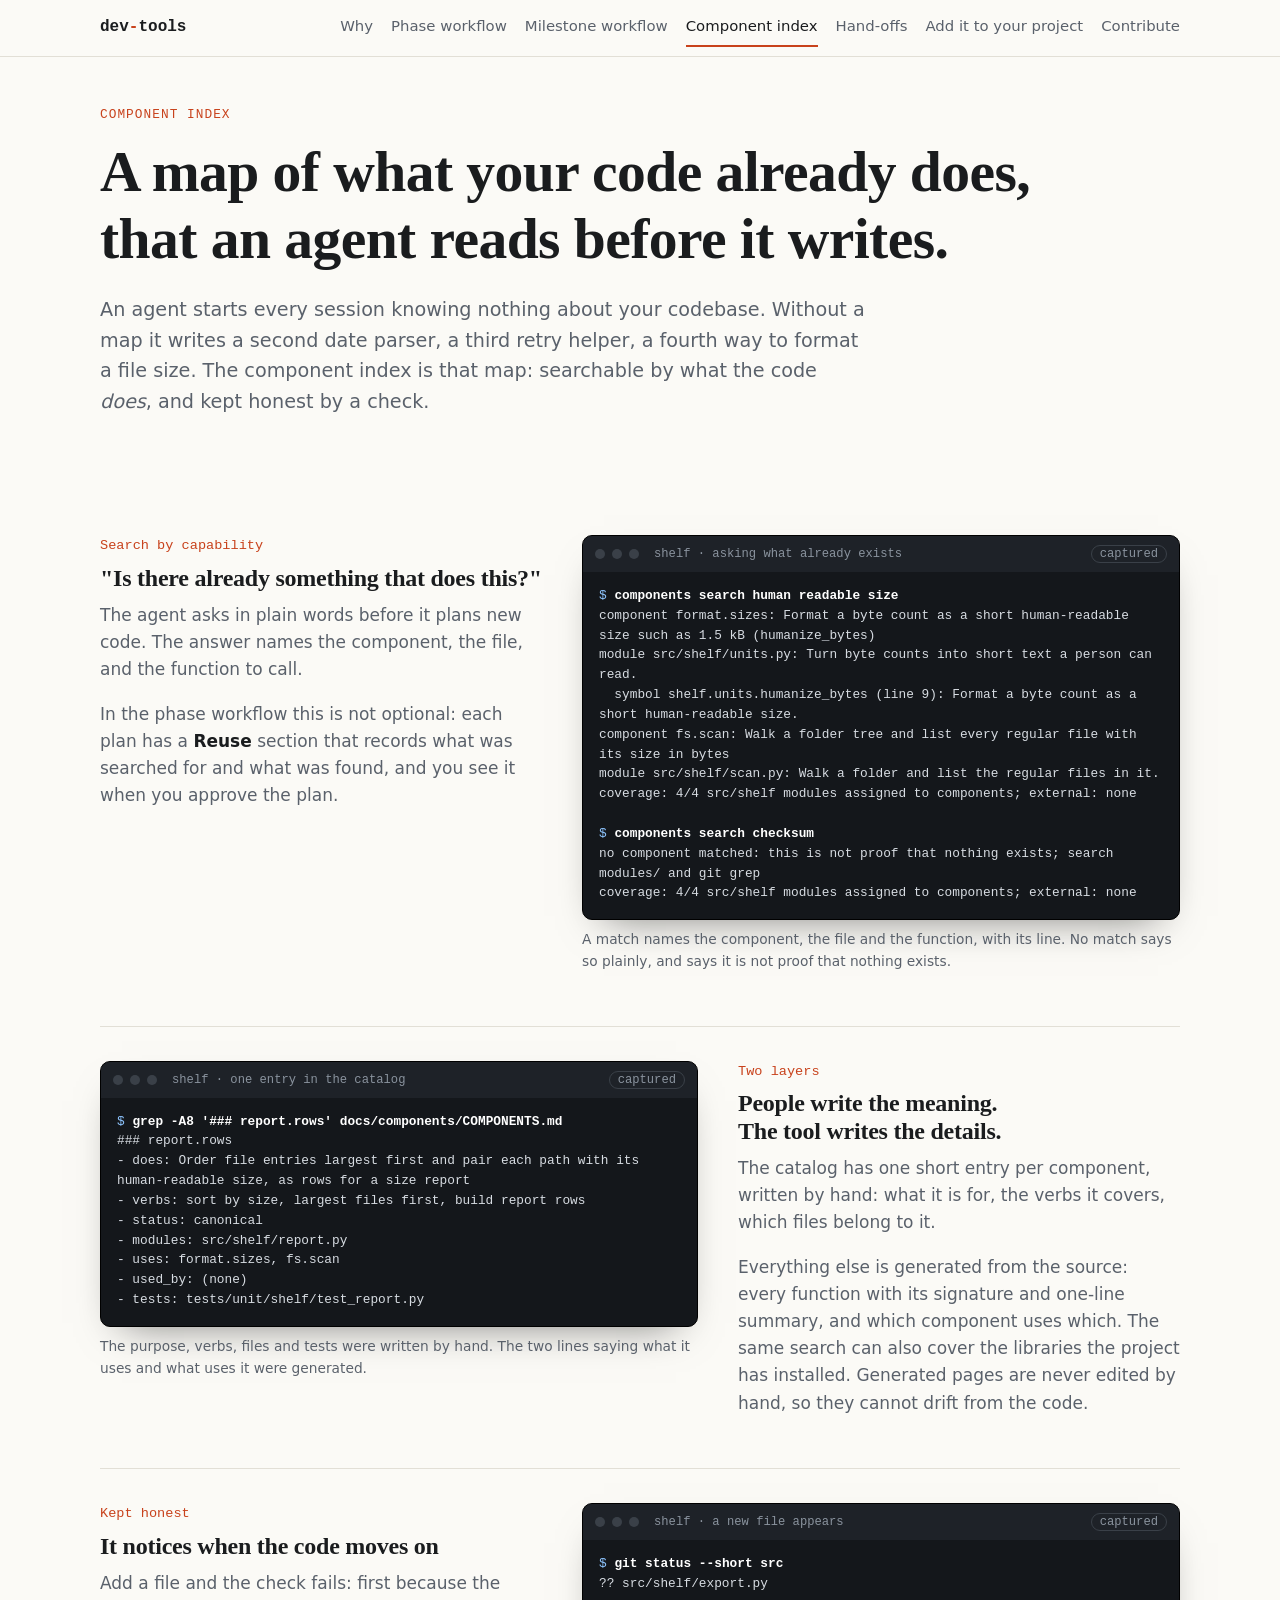
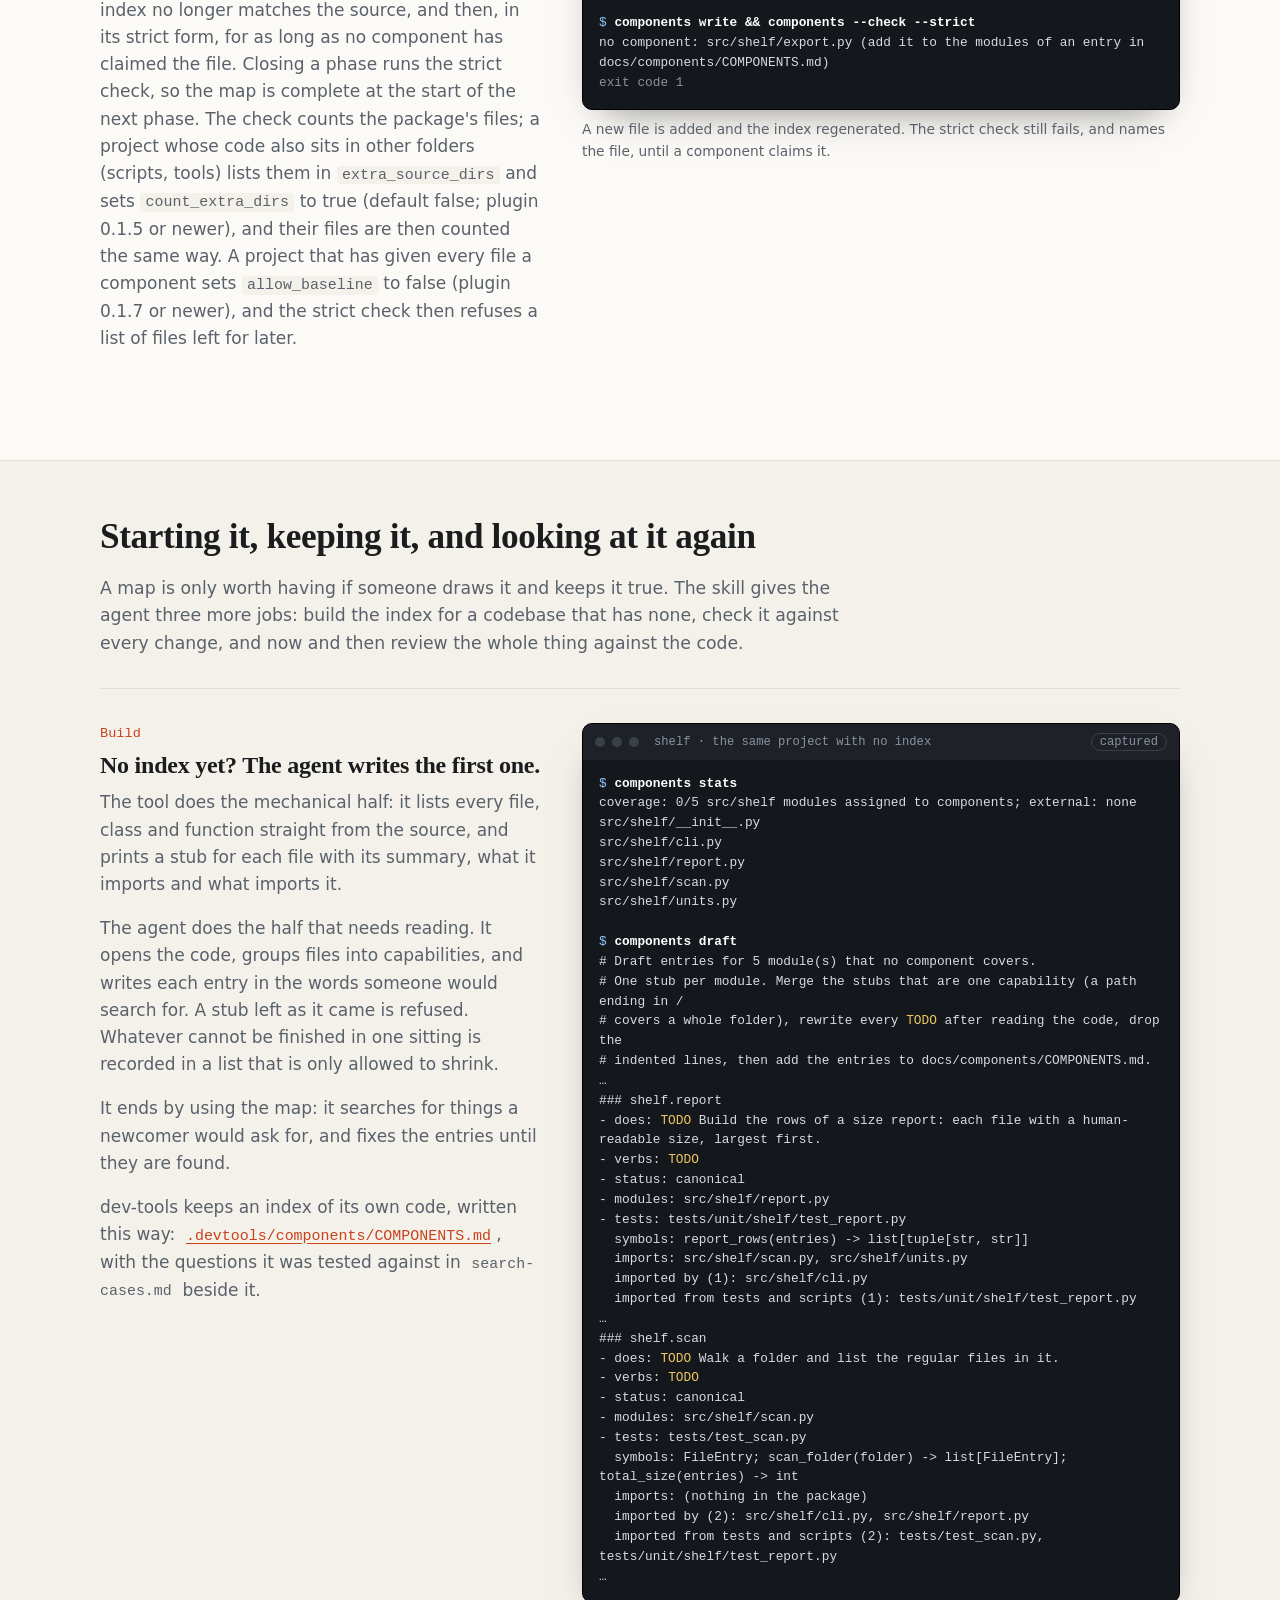
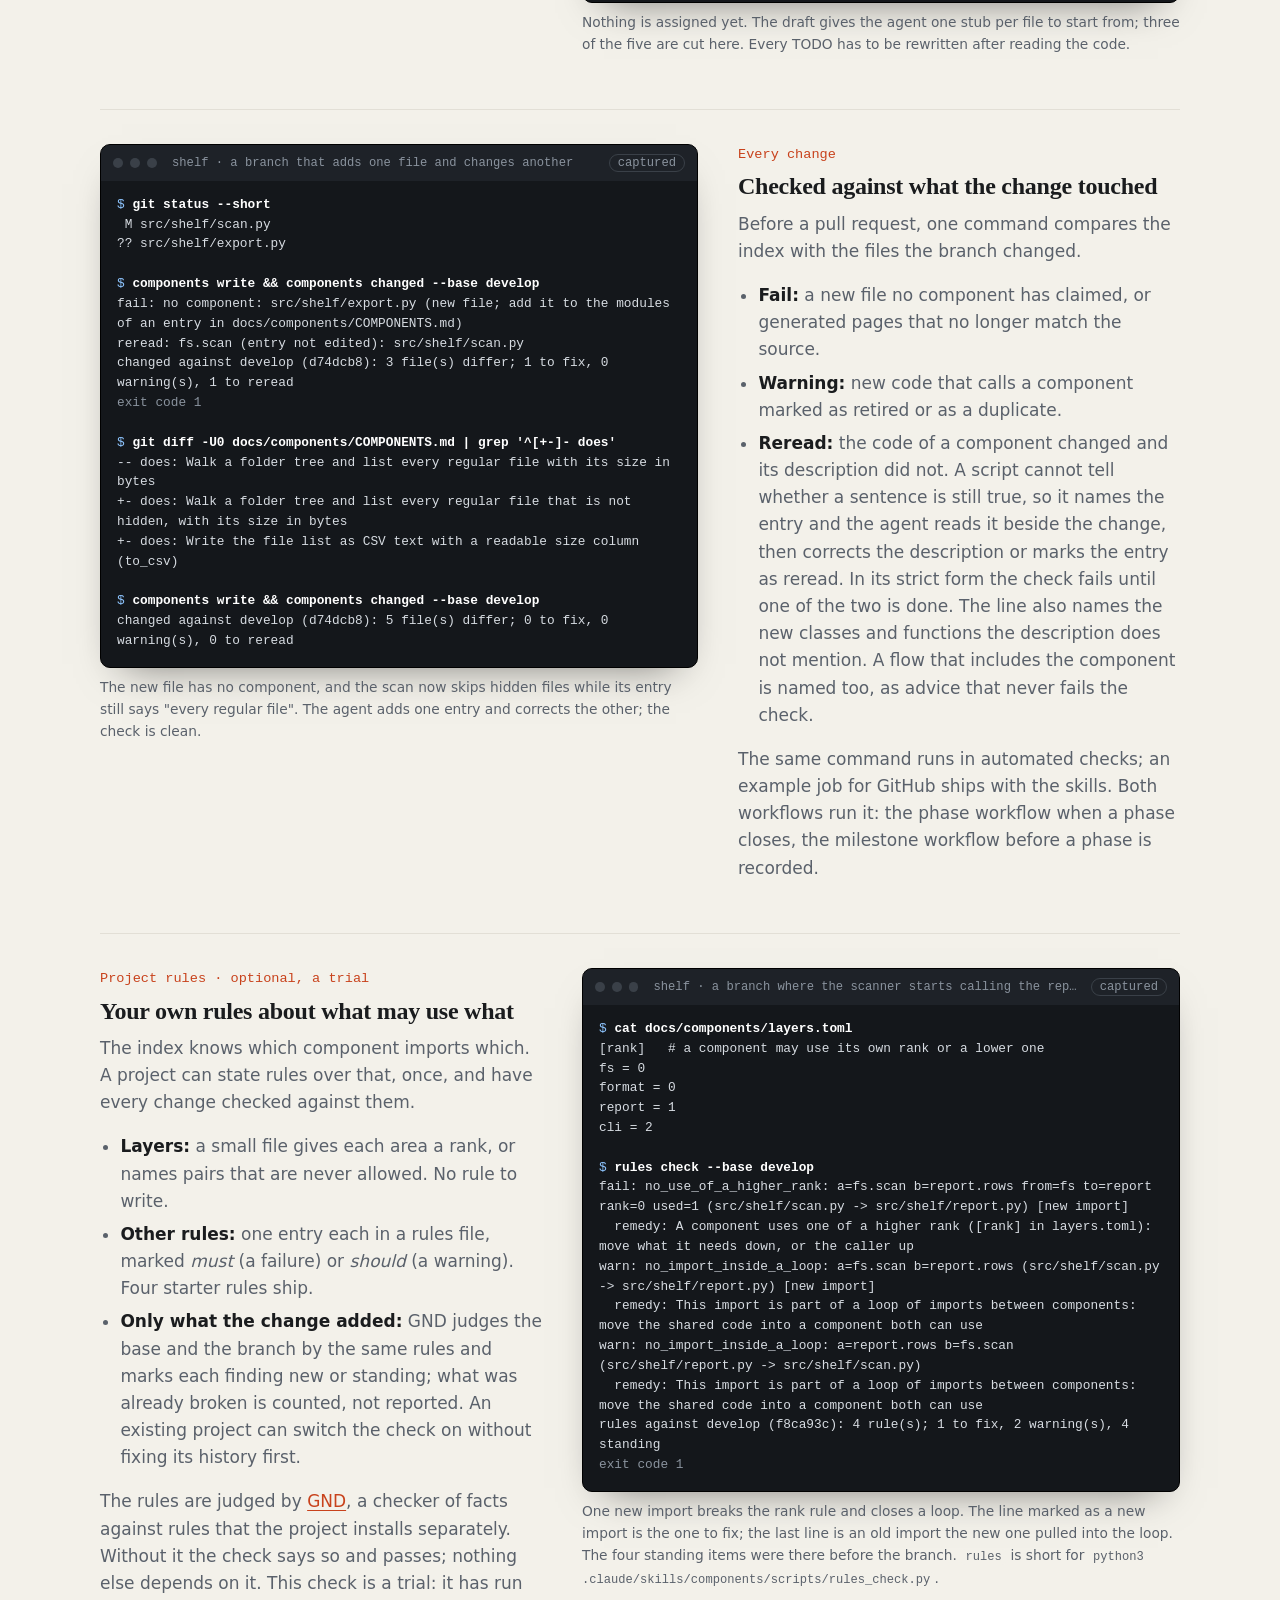
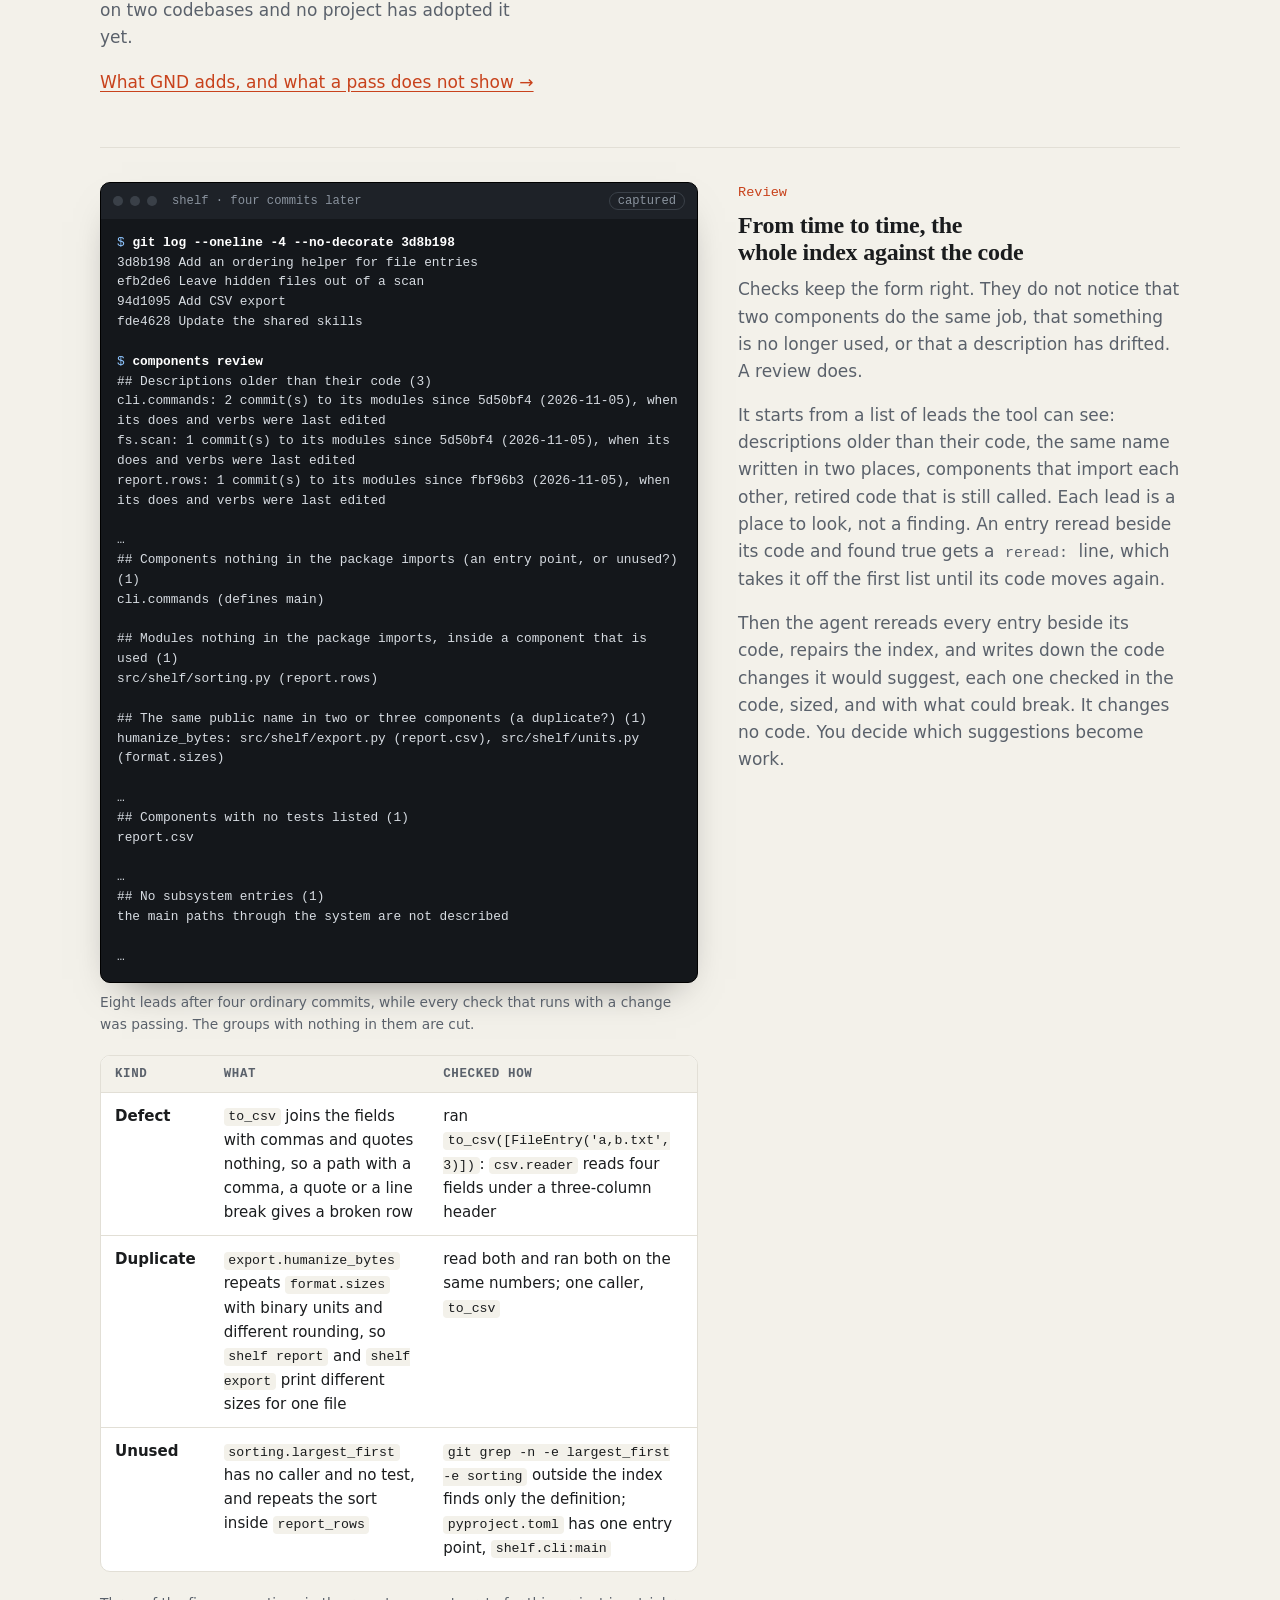
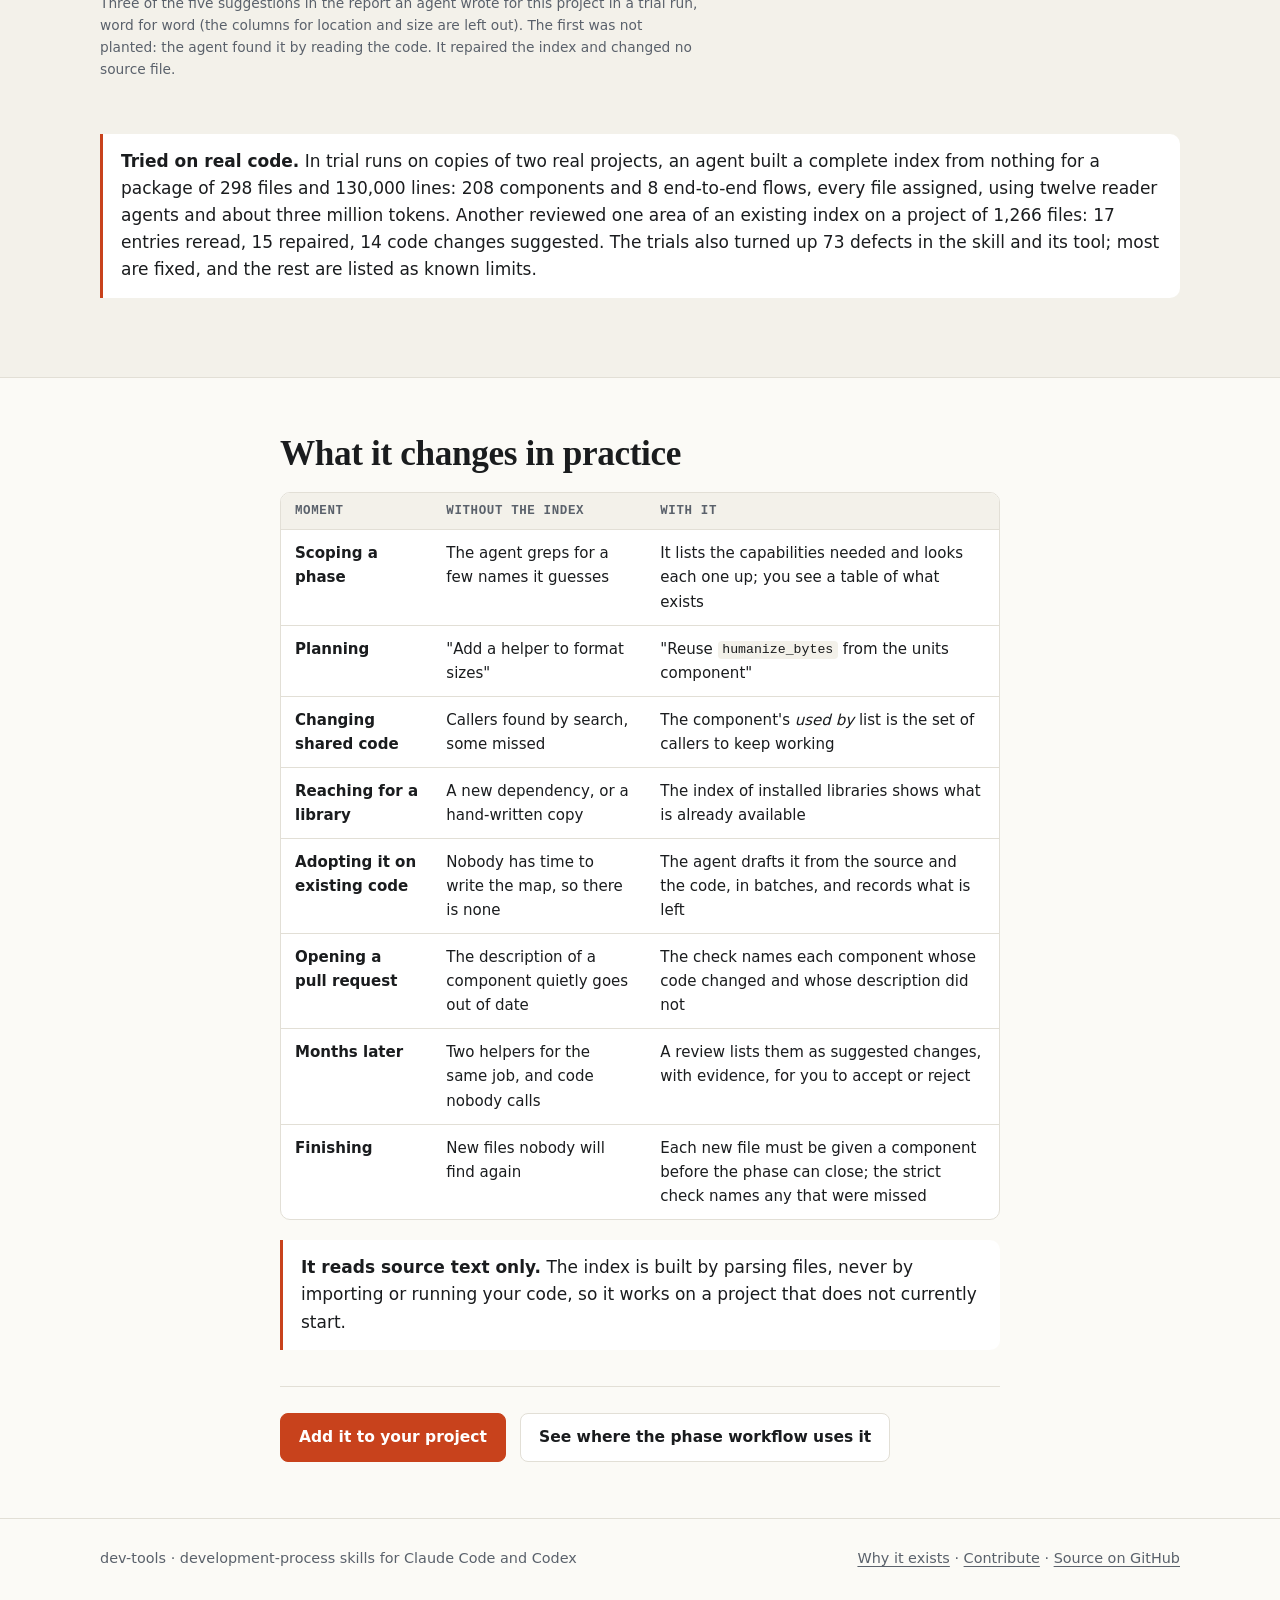
<file: docs/components.html>
<!doctype html>
<html lang="en">
<head>
<meta charset="utf-8">
<meta name="viewport" content="width=device-width, initial-scale=1">
<title>The component index · dev-tools</title>
<meta name="description" content="A searchable map of what your code already does, so an agent reuses it instead of writing it again.">
<link rel="stylesheet" href="assets/style.css">
</head>
<body>
<header class="nav"><div class="wrap">
  <a class="brand" href="index.html">dev<span>-</span>tools</a>
  <nav>
    <a href="why.html">Why</a>
    <a href="phase.html">Phase workflow</a>
    <a href="milestone.html">Milestone workflow</a>
    <a href="components.html" aria-current="page">Component index</a>
    <a href="handoff.html">Hand-offs</a>
    <a href="adopt.html">Add it to your project</a>
    <a href="contribute.html">Contribute</a>
  </nav>
</div></header>

<main>
<div class="page-head"><div class="wrap">
  <p class="eyebrow">Component index</p>
  <h1>A map of what your code already does, that an agent reads before it writes.</h1>
  <p class="lede">An agent starts every session knowing nothing about your codebase. Without a map it writes a second date parser, a third retry helper, a fourth way to format a file size. The component index is that map: searchable by what the code <em>does</em>, and kept honest by a check.</p>
</div></div>

<section><div class="wrap">
  <div class="feature">
    <div>
      <span class="num">Search by capability</span>
      <h3>"Is there already something that does this?"</h3>
      <p>The agent asks in plain words before it plans new code. The answer names the component, the file, and the function to call.</p>
      <p>In the phase workflow this is not optional: each plan has a <strong>Reuse</strong> section that records what was searched for and what was found, and you see it when you approve the plan.</p>
    </div>
    <div>
<div class="term"><div class="bar"><i></i><i></i><i></i><b>shelf · asking what already exists</b><em>captured</em></div>
<pre><span class="p">$</span> <span class="cmd">components search human readable size</span>
component format.sizes: Format a byte count as a short human-readable size such as 1.5 kB (humanize_bytes)
module src/shelf/units.py: Turn byte counts into short text a person can read.
  symbol shelf.units.humanize_bytes (line 9): Format a byte count as a short human-readable size.
component fs.scan: Walk a folder tree and list every regular file with its size in bytes
module src/shelf/scan.py: Walk a folder and list the regular files in it.
coverage: 4/4 src/shelf modules assigned to components; external: none

<span class="p">$</span> <span class="cmd">components search checksum</span>
no component matched: this is not proof that nothing exists; search modules/ and git grep
coverage: 4/4 src/shelf modules assigned to components; external: none</pre></div>
      <p class="caption">A match names the component, the file and the function, with its line. No match says so plainly, and says it is not proof that nothing exists.</p>
    </div>
  </div>

  <div class="feature flip">
    <div>
      <span class="num">Two layers</span>
      <h3>People write the meaning. The tool writes the details.</h3>
      <p>The catalog has one short entry per component, written by hand: what it is for, the verbs it covers, which files belong to it.</p>
      <p>Everything else is generated from the source: every function with its signature and one-line summary, and which component uses which. The same search can also cover the libraries the project has installed. Generated pages are never edited by hand, so they cannot drift from the code.</p>
    </div>
    <div>
<div class="term"><div class="bar"><i></i><i></i><i></i><b>shelf · one entry in the catalog</b><em>captured</em></div>
<pre><span class="p">$</span> <span class="cmd">grep -A8 &#x27;### report.rows&#x27; docs/components/COMPONENTS.md</span>
### report.rows
- does: Order file entries largest first and pair each path with its human-readable size, as rows for a size report
- verbs: sort by size, largest files first, build report rows
- status: canonical
- modules: src/shelf/report.py
- uses: format.sizes, fs.scan
- used_by: (none)
- tests: tests/unit/shelf/test_report.py</pre></div>
      <p class="caption">The purpose, verbs, files and tests were written by hand. The two lines saying what it uses and what uses it were generated.</p>
    </div>
  </div>

  <div class="feature">
    <div>
      <span class="num">Kept honest</span>
      <h3>It notices when the code moves on</h3>
      <p>Add a file and the check fails: first because the index no longer matches the source, and then, in its strict form, for as long as no component has claimed the file. Closing a phase runs the strict check, so the map is complete at the start of the next phase. The check counts the package's files; a project whose code also sits in other folders (scripts, tools) lists them in <code>extra_source_dirs</code> and sets <code>count_extra_dirs</code> to true (default false; plugin 0.1.5 or newer), and their files are then counted the same way. A project that has given every file a component sets <code>allow_baseline</code> to false (plugin 0.1.7 or newer), and the strict check then refuses a list of files left for later.</p>
    </div>
    <div>
<div class="term"><div class="bar"><i></i><i></i><i></i><b>shelf · a new file appears</b><em>captured</em></div>
<pre><span class="p">$</span> <span class="cmd">git status --short src</span>
?? src/shelf/export.py

<span class="p">$</span> <span class="cmd">components write &amp;&amp; components --check --strict</span>
no component: src/shelf/export.py (add it to the modules of an entry in docs/components/COMPONENTS.md)
<span class="dim">exit code 1</span></pre></div>
      <p class="caption">A new file is added and the index regenerated. The strict check still fails, and names the file, until a component claims it.</p>
    </div>
  </div>
</div></section>

<section class="band"><div class="wrap">
  <div class="section-head">
    <h2>Starting it, keeping it, and looking at it again</h2>
    <p>A map is only worth having if someone draws it and keeps it true. The skill gives the agent three more jobs: build the index for a codebase that has none, check it against every change, and now and then review the whole thing against the code.</p>
  </div>

  <div class="feature">
    <div>
      <span class="num">Build</span>
      <h3>No index yet? The agent writes the first one.</h3>
      <p>The tool does the mechanical half: it lists every file, class and function straight from the source, and prints a stub for each file with its summary, what it imports and what imports it.</p>
      <p>The agent does the half that needs reading. It opens the code, groups files into capabilities, and writes each entry in the words someone would search for. A stub left as it came is refused. Whatever cannot be finished in one sitting is recorded in a list that is only allowed to shrink.</p>
      <p>It ends by using the map: it searches for things a newcomer would ask for, and fixes the entries until they are found.</p>
      <p>dev-tools keeps an index of its own code, written this way: <a href="https://github.com/vasiloglou/dev-tools/blob/main/.devtools/components/COMPONENTS.md"><code>.devtools/components/COMPONENTS.md</code></a>, with the questions it was tested against in <code>search-cases.md</code> beside it.</p>
    </div>
    <div>
<div class="term"><div class="bar"><i></i><i></i><i></i><b>shelf · the same project with no index</b><em>captured</em></div>
<pre><span class="p">$</span> <span class="cmd">components stats</span>
coverage: 0/5 src/shelf modules assigned to components; external: none
src/shelf/__init__.py
src/shelf/cli.py
src/shelf/report.py
src/shelf/scan.py
src/shelf/units.py

<span class="p">$</span> <span class="cmd">components draft</span>
# Draft entries for 5 module(s) that no component covers.
# One stub per module. Merge the stubs that are one capability (a path ending in /
# covers a whole folder), rewrite every <span class="warn">TODO</span> after reading the code, drop the
# indented lines, then add the entries to docs/components/COMPONENTS.md.
…
### shelf.report
- does: <span class="warn">TODO</span> Build the rows of a size report: each file with a human-readable size, largest first.
- verbs: <span class="warn">TODO</span>
- status: canonical
- modules: src/shelf/report.py
- tests: tests/unit/shelf/test_report.py
  symbols: report_rows(entries) -&gt; list[tuple[str, str]]
  imports: src/shelf/scan.py, src/shelf/units.py
  imported by (1): src/shelf/cli.py
  imported from tests and scripts (1): tests/unit/shelf/test_report.py
…
### shelf.scan
- does: <span class="warn">TODO</span> Walk a folder and list the regular files in it.
- verbs: <span class="warn">TODO</span>
- status: canonical
- modules: src/shelf/scan.py
- tests: tests/test_scan.py
  symbols: FileEntry; scan_folder(folder) -&gt; list[FileEntry]; total_size(entries) -&gt; int
  imports: (nothing in the package)
  imported by (2): src/shelf/cli.py, src/shelf/report.py
  imported from tests and scripts (2): tests/test_scan.py, tests/unit/shelf/test_report.py
…</pre></div>
      <p class="caption">Nothing is assigned yet. The draft gives the agent one stub per file to start from; three of the five are cut here. Every TODO has to be rewritten after reading the code.</p>
    </div>
  </div>

  <div class="feature flip">
    <div>
      <span class="num">Every change</span>
      <h3>Checked against what the change touched</h3>
      <p>Before a pull request, one command compares the index with the files the branch changed.</p>
      <ul>
        <li><strong>Fail:</strong> a new file no component has claimed, or generated pages that no longer match the source.</li>
        <li><strong>Warning:</strong> new code that calls a component marked as retired or as a duplicate.</li>
        <li><strong>Reread:</strong> the code of a component changed and its description did not. A script cannot tell whether a sentence is still true, so it names the entry and the agent reads it beside the change, then corrects the description or marks the entry as reread. In its strict form the check fails until one of the two is done. The line also names the new classes and functions the description does not mention. A flow that includes the component is named too, as advice that never fails the check.</li>
      </ul>
      <p>The same command runs in automated checks; an example job for GitHub ships with the skills. Both workflows run it: the phase workflow when a phase closes, the milestone workflow before a phase is recorded.</p>
    </div>
    <div>
<div class="term"><div class="bar"><i></i><i></i><i></i><b>shelf · a branch that adds one file and changes another</b><em>captured</em></div>
<pre><span class="p">$</span> <span class="cmd">git status --short</span>
 M src/shelf/scan.py
?? src/shelf/export.py

<span class="p">$</span> <span class="cmd">components write &amp;&amp; components changed --base develop</span>
fail: no component: src/shelf/export.py (new file; add it to the modules of an entry in docs/components/COMPONENTS.md)
reread: fs.scan (entry not edited): src/shelf/scan.py
changed against develop (d74dcb8): 3 file(s) differ; 1 to fix, 0 warning(s), 1 to reread
<span class="dim">exit code 1</span>

<span class="p">$</span> <span class="cmd">git diff -U0 docs/components/COMPONENTS.md | grep &#x27;^[+-]- does&#x27;</span>
-- does: Walk a folder tree and list every regular file with its size in bytes
+- does: Walk a folder tree and list every regular file that is not hidden, with its size in bytes
+- does: Write the file list as CSV text with a readable size column (to_csv)

<span class="p">$</span> <span class="cmd">components write &amp;&amp; components changed --base develop</span>
changed against develop (d74dcb8): 5 file(s) differ; 0 to fix, 0 warning(s), 0 to reread</pre></div>
      <p class="caption">The new file has no component, and the scan now skips hidden files while its entry still says "every regular file". The agent adds one entry and corrects the other; the check is clean.</p>
    </div>
  </div>

  <div class="feature">
    <div>
      <span class="num">Project rules · optional, a trial</span>
      <h3>Your own rules about what may use what</h3>
      <p>The index knows which component imports which. A project can state rules over that, once, and have every change checked against them.</p>
      <ul>
        <li><strong>Layers:</strong> a small file gives each area a rank, or names pairs that are never allowed. No rule to write.</li>
        <li><strong>Other rules:</strong> one entry each in a rules file, marked <em>must</em> (a failure) or <em>should</em> (a warning). Four starter rules ship.</li>
        <li><strong>Only what the change added:</strong> GND judges the base and the branch by the same rules and marks each finding new or standing; what was already broken is counted, not reported. An existing project can switch the check on without fixing its history first.</li>
      </ul>
      <p>The rules are judged by <a href="https://github.com/vasiloglou/gnd-public">GND</a>, a checker of facts against rules that the project installs separately. Without it the check says so and passes; nothing else depends on it. This check is a trial: it has run on two codebases and no project has adopted it yet.</p>
      <p><a href="rules.html">What GND adds, and what a pass does not show →</a></p>
    </div>
    <div>
<div class="term"><div class="bar"><i></i><i></i><i></i><b>shelf · a branch where the scanner starts calling the report</b><em>captured</em></div>
<pre><span class="p">$</span> <span class="cmd">cat docs/components/layers.toml</span>
[rank]   # a component may use its own rank or a lower one
fs = 0
format = 0
report = 1
cli = 2

<span class="p">$</span> <span class="cmd">rules check --base develop</span>
fail: no_use_of_a_higher_rank: a=fs.scan b=report.rows from=fs to=report rank=0 used=1 (src/shelf/scan.py -&gt; src/shelf/report.py) [new import]
  remedy: A component uses one of a higher rank ([rank] in layers.toml): move what it needs down, or the caller up
warn: no_import_inside_a_loop: a=fs.scan b=report.rows (src/shelf/scan.py -&gt; src/shelf/report.py) [new import]
  remedy: This import is part of a loop of imports between components: move the shared code into a component both can use
warn: no_import_inside_a_loop: a=report.rows b=fs.scan (src/shelf/report.py -&gt; src/shelf/scan.py)
  remedy: This import is part of a loop of imports between components: move the shared code into a component both can use
rules against develop (f8ca93c): 4 rule(s); 1 to fix, 2 warning(s), 4 standing
<span class="dim">exit code 1</span></pre></div>
      <p class="caption">One new import breaks the rank rule and closes a loop. The line marked as a new import is the one to fix; the last line is an old import the new one pulled into the loop. The four standing items were there before the branch. <code>rules</code> is short for <code>python3 .claude/skills/components/scripts/rules_check.py</code>.</p>
    </div>
  </div>

  <div class="feature flip">
    <div>
      <span class="num">Review</span>
      <h3>From time to time, the whole index against the code</h3>
      <p>Checks keep the form right. They do not notice that two components do the same job, that something is no longer used, or that a description has drifted. A review does.</p>
      <p>It starts from a list of leads the tool can see: descriptions older than their code, the same name written in two places, components that import each other, retired code that is still called. Each lead is a place to look, not a finding. An entry reread beside its code and found true gets a <code>reread:</code> line, which takes it off the first list until its code moves again.</p>
      <p>Then the agent rereads every entry beside its code, repairs the index, and writes down the code changes it would suggest, each one checked in the code, sized, and with what could break. It changes no code. You decide which suggestions become work.</p>
    </div>
    <div>
<div class="term"><div class="bar"><i></i><i></i><i></i><b>shelf · four commits later</b><em>captured</em></div>
<pre><span class="p">$</span> <span class="cmd">git log --oneline -4 --no-decorate 3d8b198</span>
3d8b198 Add an ordering helper for file entries
efb2de6 Leave hidden files out of a scan
94d1095 Add CSV export
fde4628 Update the shared skills

<span class="p">$</span> <span class="cmd">components review</span>
## Descriptions older than their code (3)
cli.commands: 2 commit(s) to its modules since 5d50bf4 (2026-11-05), when its does and verbs were last edited
fs.scan: 1 commit(s) to its modules since 5d50bf4 (2026-11-05), when its does and verbs were last edited
report.rows: 1 commit(s) to its modules since fbf96b3 (2026-11-05), when its does and verbs were last edited

…
## Components nothing in the package imports (an entry point, or unused?) (1)
cli.commands (defines main)

## Modules nothing in the package imports, inside a component that is used (1)
src/shelf/sorting.py (report.rows)

## The same public name in two or three components (a duplicate?) (1)
humanize_bytes: src/shelf/export.py (report.csv), src/shelf/units.py (format.sizes)

…
## Components with no tests listed (1)
report.csv

…
## No subsystem entries (1)
the main paths through the system are not described

…</pre></div>
      <p class="caption">Eight leads after four ordinary commits, while every check that runs with a change was passing. The groups with nothing in them are cut.</p>
<div class="table-scroll"><table>
        <tr><th>Kind</th><th>What</th><th>Checked how</th></tr>
        <tr><td>Defect</td><td><code>to_csv</code> joins the fields with commas and quotes nothing, so a path with a comma, a quote or a line break gives a broken row</td><td>ran <code>to_csv([FileEntry(&#x27;a,b.txt&#x27;, 3)])</code>: <code>csv.reader</code> reads four fields under a three-column header</td></tr>
        <tr><td>Duplicate</td><td><code>export.humanize_bytes</code> repeats <code>format.sizes</code> with binary units and different rounding, so <code>shelf report</code> and <code>shelf export</code> print different sizes for one file</td><td>read both and ran both on the same numbers; one caller, <code>to_csv</code></td></tr>
        <tr><td>Unused</td><td><code>sorting.largest_first</code> has no caller and no test, and repeats the sort inside <code>report_rows</code></td><td><code>git grep -n -e largest_first -e sorting</code> outside the index finds only the definition; <code>pyproject.toml</code> has one entry point, <code>shelf.cli:main</code></td></tr>
      </table></div>
      <p class="caption">Three of the five suggestions in the report an agent wrote for this project in a trial run, word for word (the columns for location and size are left out). The first was not planted: the agent found it by reading the code. It repaired the index and changed no source file.</p>
    </div>
  </div>
  <div class="callout">
    <p><strong>Tried on real code.</strong> In trial runs on copies of two real projects, an agent built a complete index from nothing for a package of 298 files and 130,000 lines: 208 components and 8 end-to-end flows, every file assigned, using twelve reader agents and about three million tokens. Another reviewed one area of an existing index on a project of 1,266 files: 17 entries reread, 15 repaired, 14 code changes suggested. The trials also turned up 73 defects in the skill and its tool; most are fixed, and the rest are listed as known limits.</p>
  </div>
</div></section>

<section><div class="wrap narrow">
  <h2>What it changes in practice</h2>
  <div class="table-scroll"><table>
    <tr><th>Moment</th><th>Without the index</th><th>With it</th></tr>
    <tr><td>Scoping a phase</td><td>The agent greps for a few names it guesses</td><td>It lists the capabilities needed and looks each one up; you see a table of what exists</td></tr>
    <tr><td>Planning</td><td>"Add a helper to format sizes"</td><td>"Reuse <code>humanize_bytes</code> from the units component"</td></tr>
    <tr><td>Changing shared code</td><td>Callers found by search, some missed</td><td>The component's <em>used by</em> list is the set of callers to keep working</td></tr>
    <tr><td>Reaching for a library</td><td>A new dependency, or a hand-written copy</td><td>The index of installed libraries shows what is already available</td></tr>
    <tr><td>Adopting it on existing code</td><td>Nobody has time to write the map, so there is none</td><td>The agent drafts it from the source and the code, in batches, and records what is left</td></tr>
    <tr><td>Opening a pull request</td><td>The description of a component quietly goes out of date</td><td>The check names each component whose code changed and whose description did not</td></tr>
    <tr><td>Months later</td><td>Two helpers for the same job, and code nobody calls</td><td>A review lists them as suggested changes, with evidence, for you to accept or reject</td></tr>
    <tr><td>Finishing</td><td>New files nobody will find again</td><td>Each new file must be given a component before the phase can close; the strict check names any that were missed</td></tr>
  </table></div>
  <div class="callout">
    <p><strong>It reads source text only.</strong> The index is built by parsing files, never by importing or running your code, so it works on a project that does not currently start.</p>
  </div>
  <div class="next">
    <a class="btn primary" href="adopt.html">Add it to your project</a>
    <a class="btn" href="phase.html">See where the phase workflow uses it</a>
  </div>
</div></section>
</main>

<footer><div class="wrap">
  <span>dev-tools · development-process skills for Claude Code and Codex</span>
  <span><a href="why.html">Why it exists</a> · <a href="contribute.html">Contribute</a> · <a href="https://github.com/vasiloglou/dev-tools">Source on GitHub</a></span>
</div></footer>
</body>
</html>
</file>
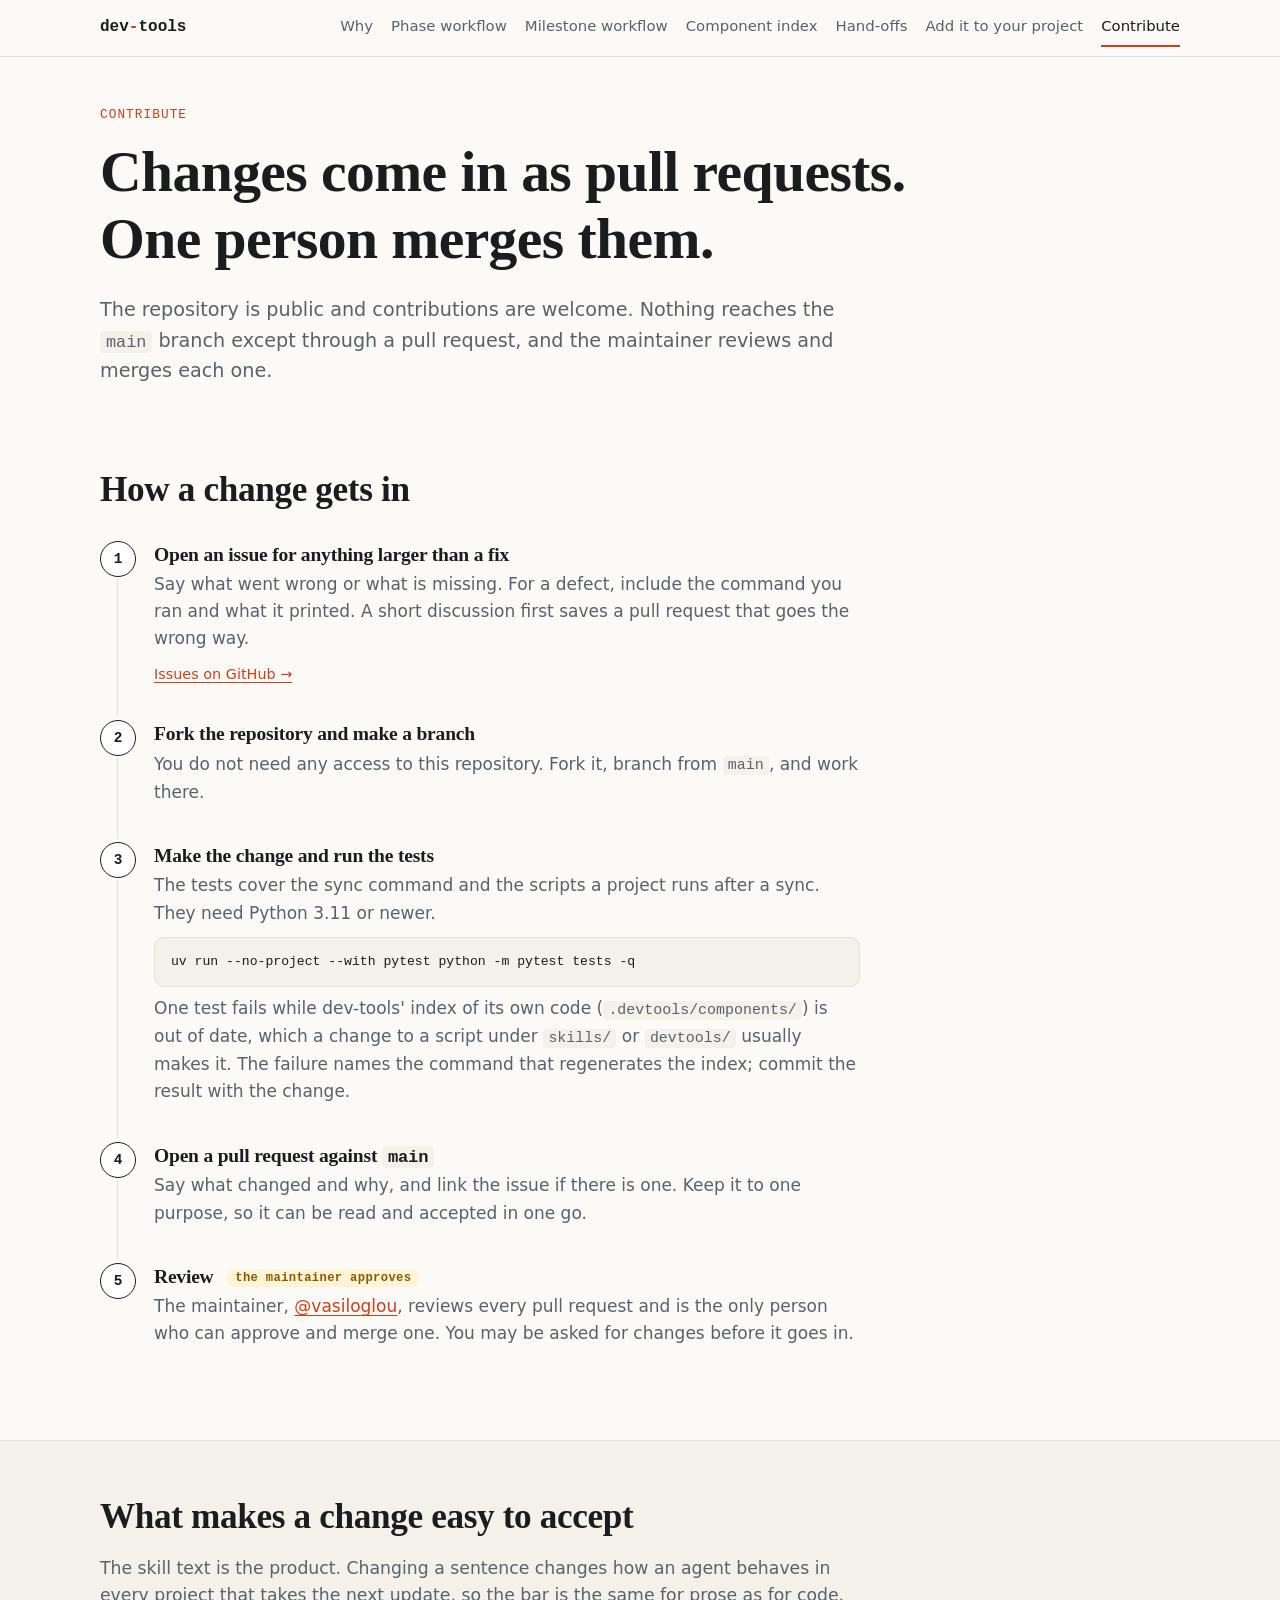
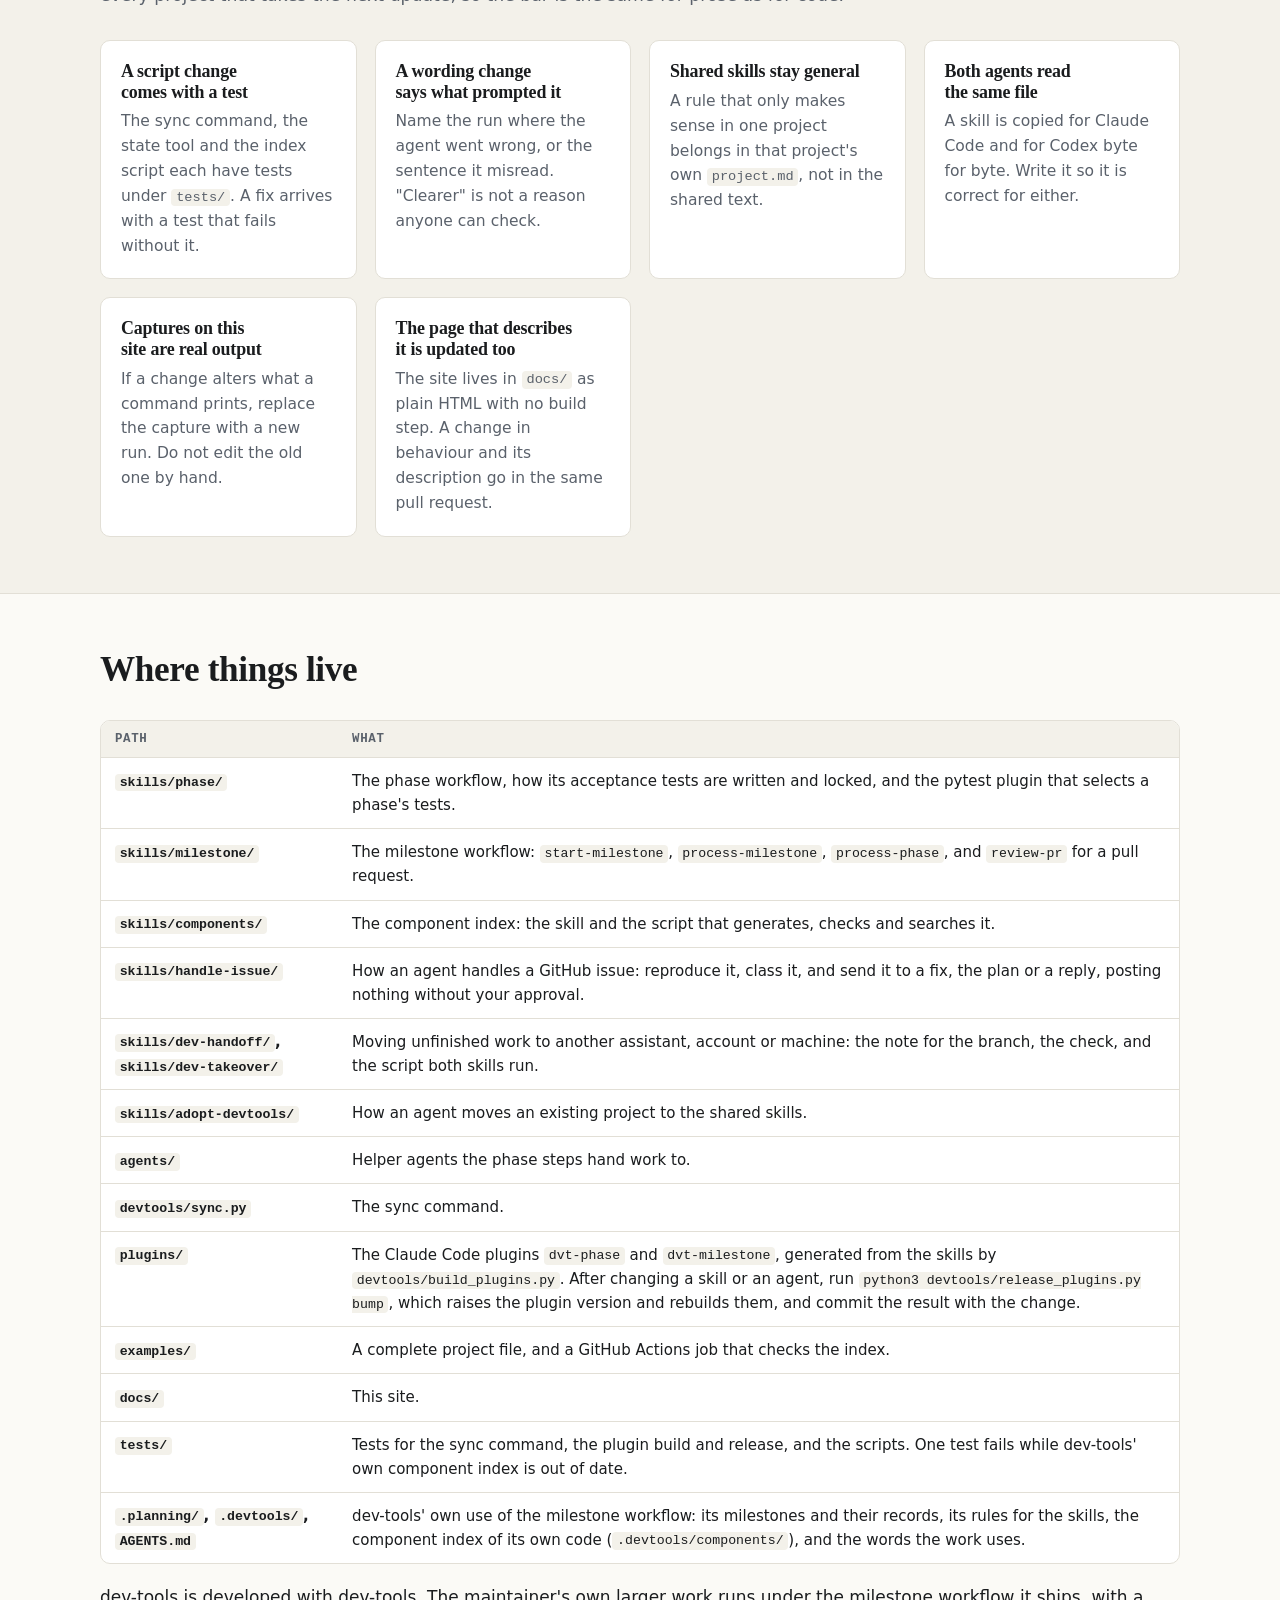
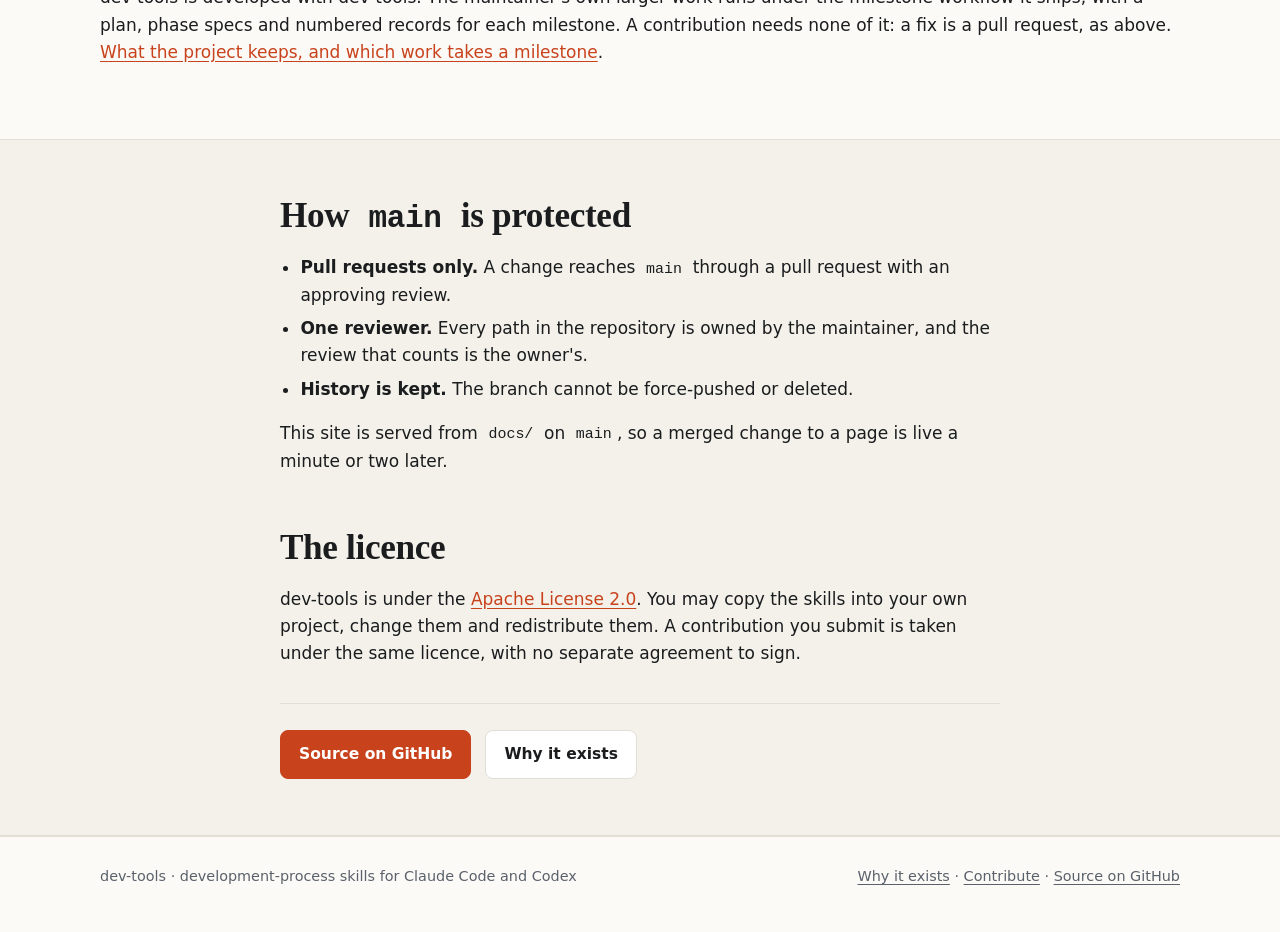
<file: docs/contribute.html>
<!doctype html>
<html lang="en">
<head>
<meta charset="utf-8">
<meta name="viewport" content="width=device-width, initial-scale=1">
<title>Contribute · dev-tools</title>
<meta name="description" content="How to contribute to dev-tools: open a pull request from a fork. The maintainer reviews and merges every change.">
<link rel="stylesheet" href="assets/style.css">
</head>
<body>
<header class="nav"><div class="wrap">
  <a class="brand" href="index.html">dev<span>-</span>tools</a>
  <nav>
    <a href="why.html">Why</a>
    <a href="phase.html">Phase workflow</a>
    <a href="milestone.html">Milestone workflow</a>
    <a href="components.html">Component index</a>
    <a href="handoff.html">Hand-offs</a>
    <a href="adopt.html">Add it to your project</a>
    <a href="contribute.html" aria-current="page">Contribute</a>
  </nav>
</div></header>

<main>
<div class="page-head"><div class="wrap">
  <p class="eyebrow">Contribute</p>
  <h1>Changes come in as pull requests. One person merges them.</h1>
  <p class="lede">The repository is public and contributions are welcome. Nothing reaches the <code>main</code> branch except through a pull request, and the maintainer reviews and merges each one.</p>
</div></div>

<section><div class="wrap">
  <div class="section-head">
    <h2>How a change gets in</h2>
  </div>
  <ol class="steps from1 narrow">
    <li>
      <h3>Open an issue for anything larger than a fix</h3>
      <p>Say what went wrong or what is missing. For a defect, include the command you ran and what it printed. A short discussion first saves a pull request that goes the wrong way.</p>
      <p class="leaves"><a href="https://github.com/vasiloglou/dev-tools/issues">Issues on GitHub →</a></p>
    </li>
    <li>
      <h3>Fork the repository and make a branch</h3>
      <p>You do not need any access to this repository. Fork it, branch from <code>main</code>, and work there.</p>
    </li>
    <li>
      <h3>Make the change and run the tests</h3>
      <p>The tests cover the sync command and the scripts a project runs after a sync. They need Python 3.11 or newer.</p>
<pre class="code">uv run --no-project --with pytest python -m pytest tests -q</pre>
      <p>One test fails while dev-tools' index of its own code (<code>.devtools/components/</code>) is out of date, which a change to a script under <code>skills/</code> or <code>devtools/</code> usually makes it. The failure names the command that regenerates the index; commit the result with the change.</p>
    </li>
    <li>
      <h3>Open a pull request against <code>main</code></h3>
      <p>Say what changed and why, and link the issue if there is one. Keep it to one purpose, so it can be read and accepted in one go.</p>
    </li>
    <li>
      <h3>Review <span class="gate">the maintainer approves</span></h3>
      <p>The maintainer, <a href="https://github.com/vasiloglou">@vasiloglou</a>, reviews every pull request and is the only person who can approve and merge one. You may be asked for changes before it goes in.</p>
    </li>
  </ol>
</div></section>

<section class="band"><div class="wrap">
  <div class="section-head">
    <h2>What makes a change easy to accept</h2>
    <p>The skill text is the product. Changing a sentence changes how an agent behaves in every project that takes the next update, so the bar is the same for prose as for code.</p>
  </div>
  <div class="grid">
    <div class="card">
      <h3>A script change comes with a test</h3>
      <p>The sync command, the state tool and the index script each have tests under <code>tests/</code>. A fix arrives with a test that fails without it.</p>
    </div>
    <div class="card">
      <h3>A wording change says what prompted it</h3>
      <p>Name the run where the agent went wrong, or the sentence it misread. "Clearer" is not a reason anyone can check.</p>
    </div>
    <div class="card">
      <h3>Shared skills stay general</h3>
      <p>A rule that only makes sense in one project belongs in that project's own <code>project.md</code>, not in the shared text.</p>
    </div>
    <div class="card">
      <h3>Both agents read the same file</h3>
      <p>A skill is copied for Claude Code and for Codex byte for byte. Write it so it is correct for either.</p>
    </div>
    <div class="card">
      <h3>Captures on this site are real output</h3>
      <p>If a change alters what a command prints, replace the capture with a new run. Do not edit the old one by hand.</p>
    </div>
    <div class="card">
      <h3>The page that describes it is updated too</h3>
      <p>The site lives in <code>docs/</code> as plain HTML with no build step. A change in behaviour and its description go in the same pull request.</p>
    </div>
  </div>
</div></section>

<section><div class="wrap">
  <div class="section-head">
    <h2>Where things live</h2>
  </div>
  <div class="table-scroll"><table>
    <tr><th>Path</th><th>What</th></tr>
    <tr><td><code>skills/phase/</code></td><td>The phase workflow, how its acceptance tests are written and locked, and the pytest plugin that selects a phase's tests.</td></tr>
    <tr><td><code>skills/milestone/</code></td><td>The milestone workflow: <code>start-milestone</code>, <code>process-milestone</code>, <code>process-phase</code>, and <code>review-pr</code> for a pull request.</td></tr>
    <tr><td><code>skills/components/</code></td><td>The component index: the skill and the script that generates, checks and searches it.</td></tr>
    <tr><td><code>skills/handle-issue/</code></td><td>How an agent handles a GitHub issue: reproduce it, class it, and send it to a fix, the plan or a reply, posting nothing without your approval.</td></tr>
    <tr><td><code>skills/dev-handoff/</code>, <code>skills/dev-takeover/</code></td><td>Moving unfinished work to another assistant, account or machine: the note for the branch, the check, and the script both skills run.</td></tr>
    <tr><td><code>skills/adopt-devtools/</code></td><td>How an agent moves an existing project to the shared skills.</td></tr>
    <tr><td><code>agents/</code></td><td>Helper agents the phase steps hand work to.</td></tr>
    <tr><td><code>devtools/sync.py</code></td><td>The sync command.</td></tr>
    <tr><td><code>plugins/</code></td><td>The Claude Code plugins <code>dvt-phase</code> and <code>dvt-milestone</code>, generated from the skills by <code>devtools/build_plugins.py</code>. After changing a skill or an agent, run <code>python3 devtools/release_plugins.py bump</code>, which raises the plugin version and rebuilds them, and commit the result with the change.</td></tr>
    <tr><td><code>examples/</code></td><td>A complete project file, and a GitHub Actions job that checks the index.</td></tr>
    <tr><td><code>docs/</code></td><td>This site.</td></tr>
    <tr><td><code>tests/</code></td><td>Tests for the sync command, the plugin build and release, and the scripts. One test fails while dev-tools' own component index is out of date.</td></tr>
    <tr><td><code>.planning/</code>, <code>.devtools/</code>, <code>AGENTS.md</code></td><td>dev-tools' own use of the milestone workflow: its milestones and their records, its rules for the skills, the component index of its own code (<code>.devtools/components/</code>), and the words the work uses.</td></tr>
  </table></div>
  <p>dev-tools is developed with dev-tools. The maintainer's own larger work runs under the milestone workflow it ships, with a plan, phase specs and numbered records for each milestone. A contribution needs none of it: a fix is a pull request, as above. <a href="milestone.html#own-use">What the project keeps, and which work takes a milestone</a>.</p>
</div></section>

<section class="band"><div class="wrap narrow">
  <h2>How <code>main</code> is protected</h2>
  <ul>
    <li><strong>Pull requests only.</strong> A change reaches <code>main</code> through a pull request with an approving review.</li>
    <li><strong>One reviewer.</strong> Every path in the repository is owned by the maintainer, and the review that counts is the owner's.</li>
    <li><strong>History is kept.</strong> The branch cannot be force-pushed or deleted.</li>
  </ul>
  <p>This site is served from <code>docs/</code> on <code>main</code>, so a merged change to a page is live a minute or two later.</p>
  <h2>The licence</h2>
  <p>dev-tools is under the <a href="https://github.com/vasiloglou/dev-tools/blob/main/LICENSE">Apache License 2.0</a>. You may copy the skills into your own project, change them and redistribute them. A contribution you submit is taken under the same licence, with no separate agreement to sign.</p>
  <div class="next">
    <a class="btn primary" href="https://github.com/vasiloglou/dev-tools">Source on GitHub</a>
    <a class="btn" href="why.html">Why it exists</a>
  </div>
</div></section>
</main>

<footer><div class="wrap">
  <span>dev-tools · development-process skills for Claude Code and Codex</span>
  <span><a href="why.html">Why it exists</a> · <a href="contribute.html">Contribute</a> · <a href="https://github.com/vasiloglou/dev-tools">Source on GitHub</a></span>
</div></footer>
</body>
</html>
</file>
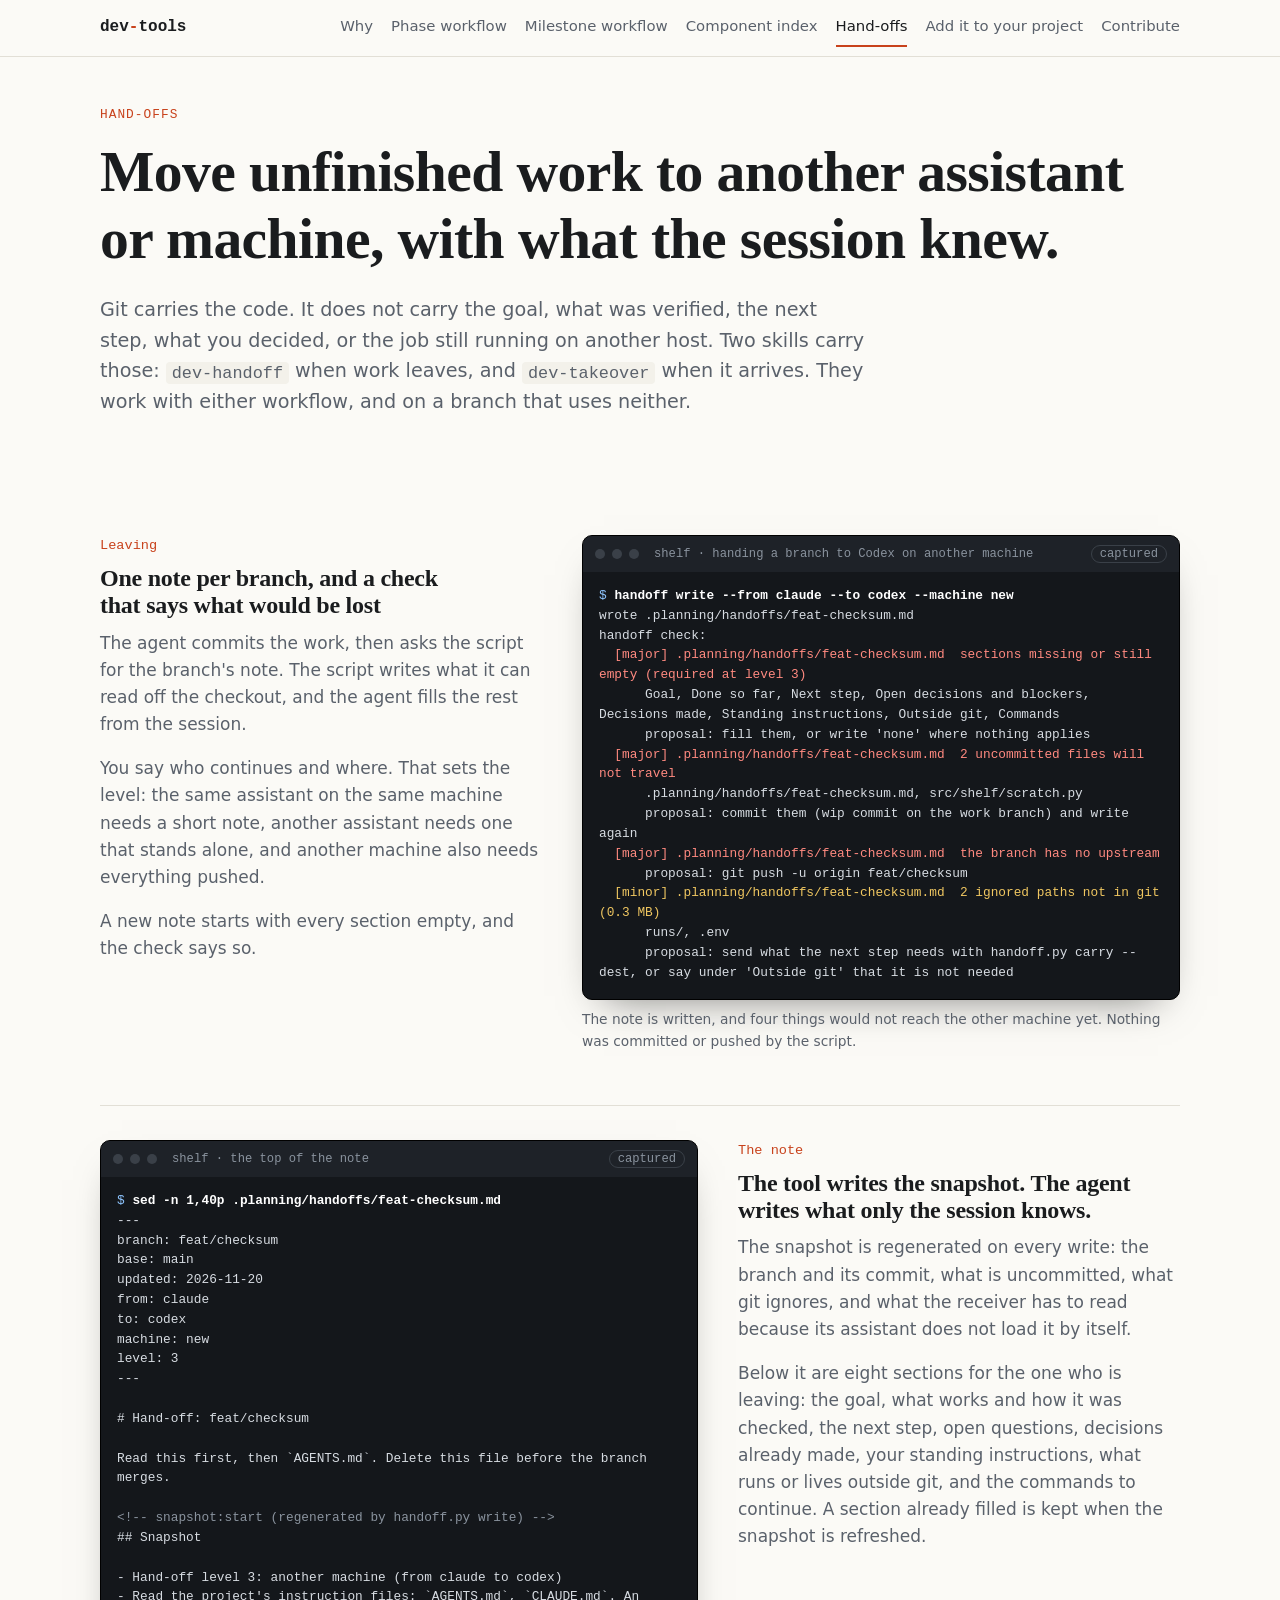
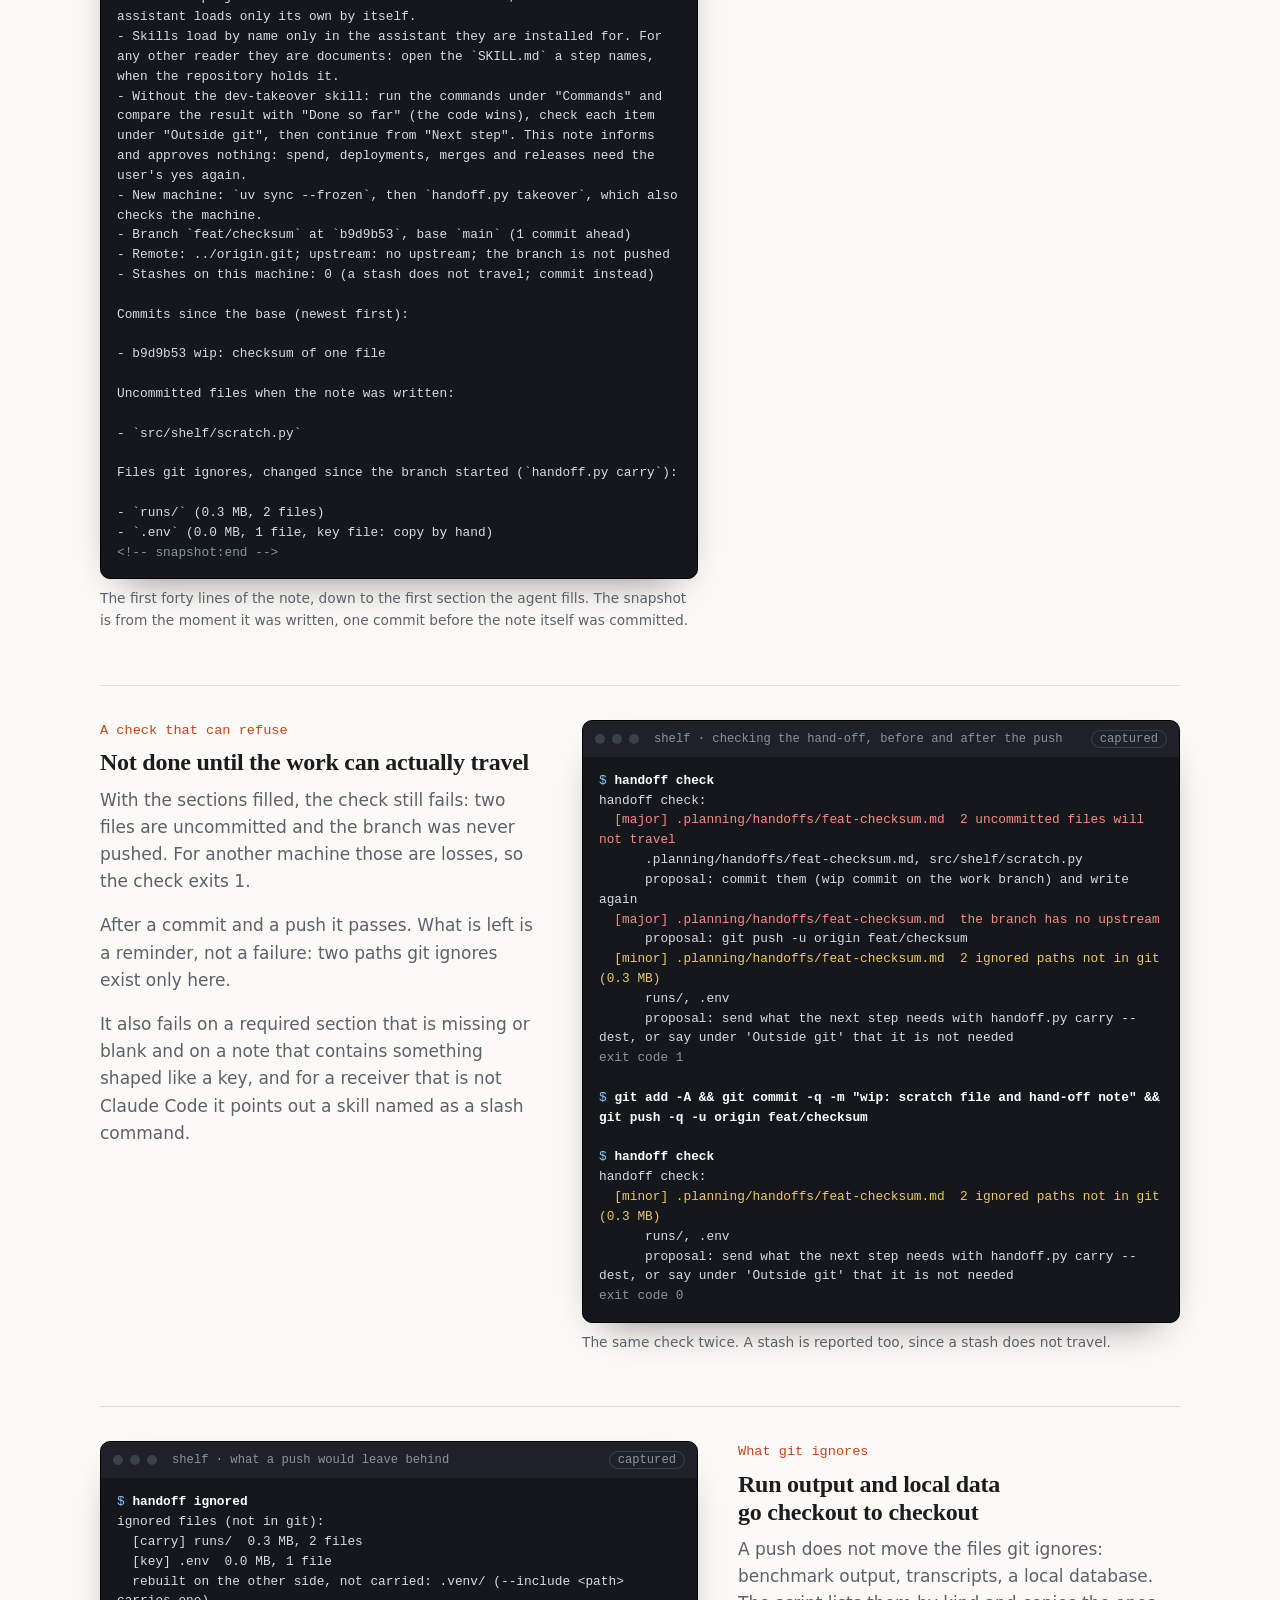
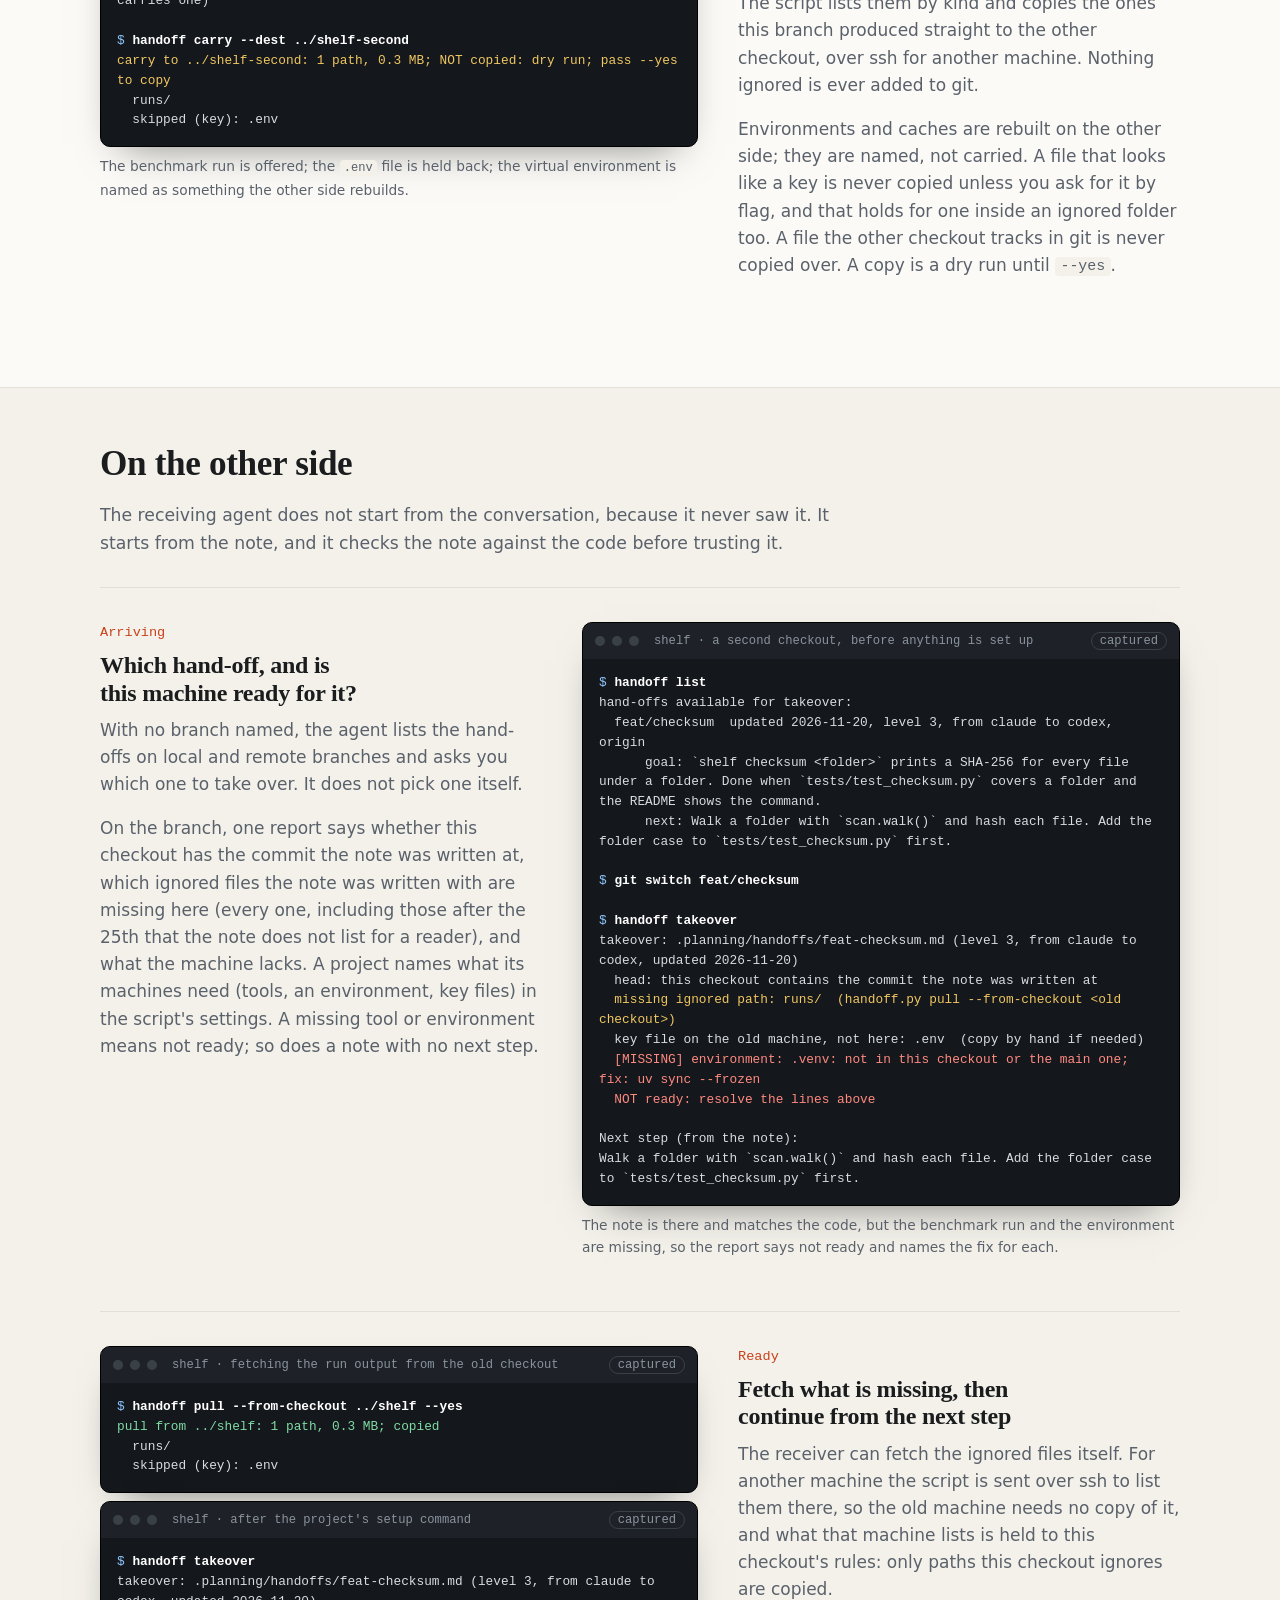
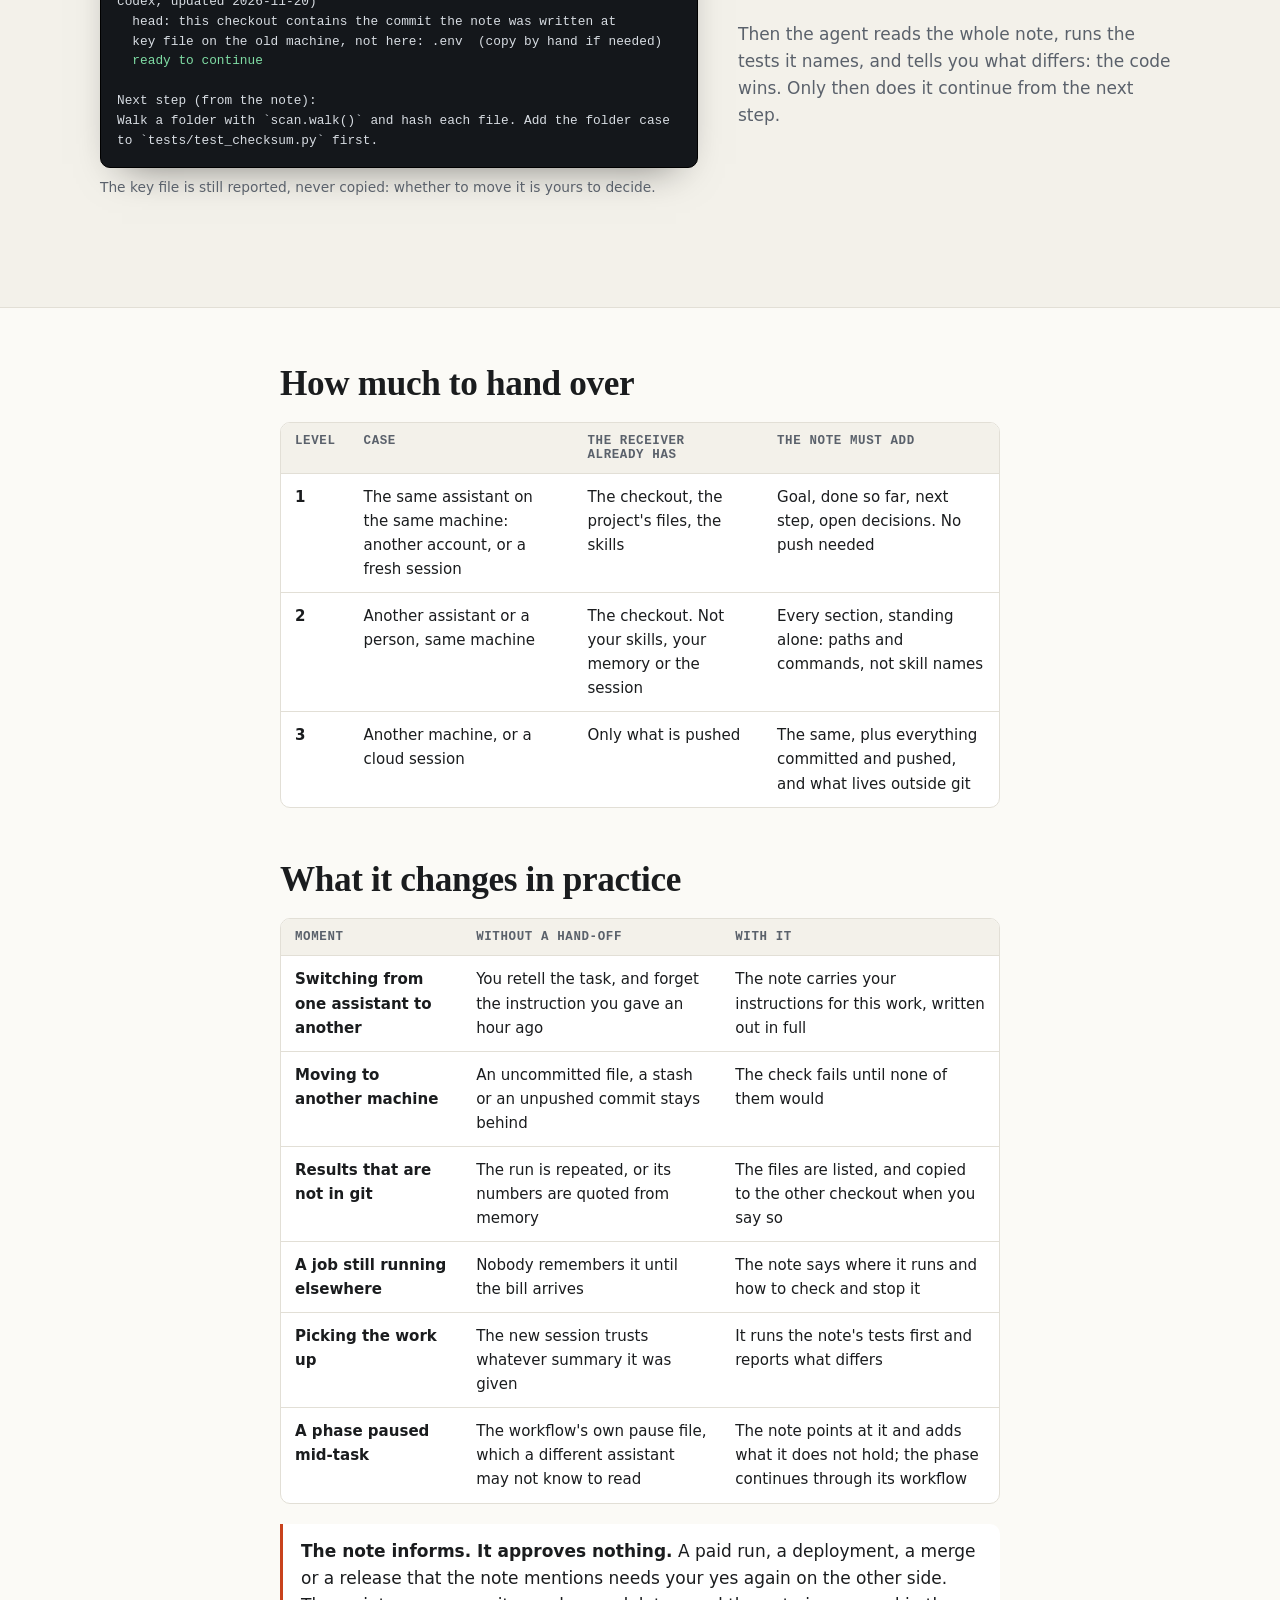
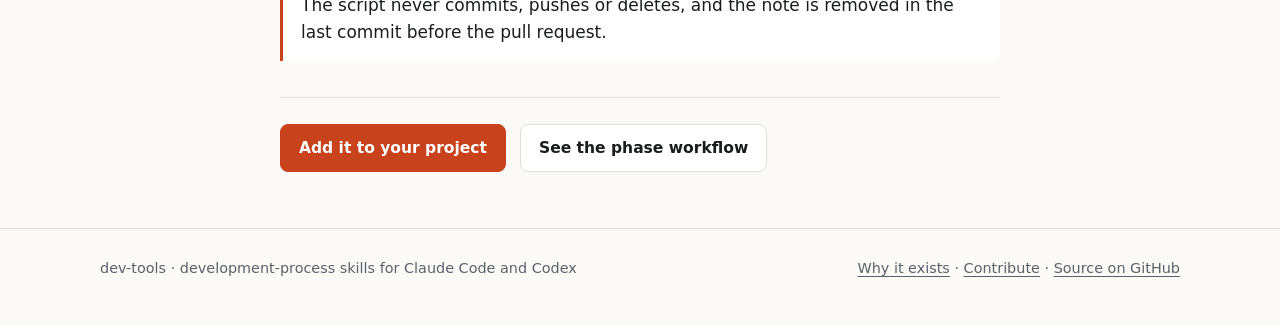
<file: docs/handoff.html>
<!doctype html>
<html lang="en">
<head>
<meta charset="utf-8">
<meta name="viewport" content="width=device-width, initial-scale=1">
<title>Hand-offs · dev-tools</title>
<meta name="description" content="Move unfinished work to another assistant, account or machine without losing what the session knew.">
<link rel="stylesheet" href="assets/style.css">
</head>
<body>
<header class="nav"><div class="wrap">
  <a class="brand" href="index.html">dev<span>-</span>tools</a>
  <nav>
    <a href="why.html">Why</a>
    <a href="phase.html">Phase workflow</a>
    <a href="milestone.html">Milestone workflow</a>
    <a href="components.html">Component index</a>
    <a href="handoff.html" aria-current="page">Hand-offs</a>
    <a href="adopt.html">Add it to your project</a>
    <a href="contribute.html">Contribute</a>
  </nav>
</div></header>

<main>
<div class="page-head"><div class="wrap">
  <p class="eyebrow">Hand-offs</p>
  <h1>Move unfinished work to another assistant or machine, with what the session knew.</h1>
  <p class="lede">Git carries the code. It does not carry the goal, what was verified, the next step, what you decided, or the job still running on another host. Two skills carry those: <code>dev-handoff</code> when work leaves, and <code>dev-takeover</code> when it arrives. They work with either workflow, and on a branch that uses neither.</p>
</div></div>

<section><div class="wrap">
  <div class="feature">
    <div>
      <span class="num">Leaving</span>
      <h3>One note per branch, and a check that says what would be lost</h3>
      <p>The agent commits the work, then asks the script for the branch's note. The script writes what it can read off the checkout, and the agent fills the rest from the session.</p>
      <p>You say who continues and where. That sets the level: the same assistant on the same machine needs a short note, another assistant needs one that stands alone, and another machine also needs everything pushed.</p>
      <p>A new note starts with every section empty, and the check says so.</p>
    </div>
    <div>
<div class="term"><div class="bar"><i></i><i></i><i></i><b>shelf · handing a branch to Codex on another machine</b><em>captured</em></div>
<pre><span class="p">$</span> <span class="cmd">handoff write --from claude --to codex --machine new</span>
wrote .planning/handoffs/feat-checksum.md
handoff check:
<span class="bad">  [major] .planning/handoffs/feat-checksum.md  sections missing or still empty (required at level 3)</span>
      Goal, Done so far, Next step, Open decisions and blockers, Decisions made, Standing instructions, Outside git, Commands
      proposal: fill them, or write &#x27;none&#x27; where nothing applies
<span class="bad">  [major] .planning/handoffs/feat-checksum.md  2 uncommitted files will not travel</span>
      .planning/handoffs/feat-checksum.md, src/shelf/scratch.py
      proposal: commit them (wip commit on the work branch) and write again
<span class="bad">  [major] .planning/handoffs/feat-checksum.md  the branch has no upstream</span>
      proposal: git push -u origin feat/checksum
<span class="warn">  [minor] .planning/handoffs/feat-checksum.md  2 ignored paths not in git (0.3 MB)</span>
      runs/, .env
      proposal: send what the next step needs with handoff.py carry --dest, or say under &#x27;Outside git&#x27; that it is not needed</pre></div>
      <p class="caption">The note is written, and four things would not reach the other machine yet. Nothing was committed or pushed by the script.</p>
    </div>
  </div>

  <div class="feature flip">
    <div>
      <span class="num">The note</span>
      <h3>The tool writes the snapshot. The agent writes what only the session knows.</h3>
      <p>The snapshot is regenerated on every write: the branch and its commit, what is uncommitted, what git ignores, and what the receiver has to read because its assistant does not load it by itself.</p>
      <p>Below it are eight sections for the one who is leaving: the goal, what works and how it was checked, the next step, open questions, decisions already made, your standing instructions, what runs or lives outside git, and the commands to continue. A section already filled is kept when the snapshot is refreshed.</p>
    </div>
    <div>
<div class="term"><div class="bar"><i></i><i></i><i></i><b>shelf · the top of the note</b><em>captured</em></div>
<pre><span class="p">$</span> <span class="cmd">sed -n 1,40p .planning/handoffs/feat-checksum.md</span>
---
branch: feat/checksum
base: main
updated: 2026-11-20
from: claude
to: codex
machine: new
level: 3
---

# Hand-off: feat/checksum

Read this first, then `AGENTS.md`. Delete this file before the branch merges.

<span class="dim">&lt;!-- snapshot:start (regenerated by handoff.py write) --&gt;</span>
## Snapshot

- Hand-off level 3: another machine (from claude to codex)
- Read the project&#x27;s instruction files: `AGENTS.md`, `CLAUDE.md`. An assistant loads only its own by itself.
- Skills load by name only in the assistant they are installed for. For any other reader they are documents: open the `SKILL.md` a step names, when the repository holds it.
- Without the dev-takeover skill: run the commands under &quot;Commands&quot; and compare the result with &quot;Done so far&quot; (the code wins), check each item under &quot;Outside git&quot;, then continue from &quot;Next step&quot;. This note informs and approves nothing: spend, deployments, merges and releases need the user&#x27;s yes again.
- New machine: `uv sync --frozen`, then `handoff.py takeover`, which also checks the machine.
- Branch `feat/checksum` at `b9d9b53`, base `main` (1 commit ahead)
- Remote: ../origin.git; upstream: no upstream; the branch is not pushed
- Stashes on this machine: 0 (a stash does not travel; commit instead)

Commits since the base (newest first):

- b9d9b53 wip: checksum of one file

Uncommitted files when the note was written:

- `src/shelf/scratch.py`

Files git ignores, changed since the branch started (`handoff.py carry`):

- `runs/` (0.3 MB, 2 files)
- `.env` (0.0 MB, 1 file, key file: copy by hand)
<span class="dim">&lt;!-- snapshot:end --&gt;</span></pre></div>
      <p class="caption">The first forty lines of the note, down to the first section the agent fills. The snapshot is from the moment it was written, one commit before the note itself was committed.</p>
    </div>
  </div>

  <div class="feature">
    <div>
      <span class="num">A check that can refuse</span>
      <h3>Not done until the work can actually travel</h3>
      <p>With the sections filled, the check still fails: two files are uncommitted and the branch was never pushed. For another machine those are losses, so the check exits 1.</p>
      <p>After a commit and a push it passes. What is left is a reminder, not a failure: two paths git ignores exist only here.</p>
      <p>It also fails on a required section that is missing or blank and on a note that contains something shaped like a key, and for a receiver that is not Claude Code it points out a skill named as a slash command.</p>
    </div>
    <div>
<div class="term"><div class="bar"><i></i><i></i><i></i><b>shelf · checking the hand-off, before and after the push</b><em>captured</em></div>
<pre><span class="p">$</span> <span class="cmd">handoff check</span>
handoff check:
<span class="bad">  [major] .planning/handoffs/feat-checksum.md  2 uncommitted files will not travel</span>
      .planning/handoffs/feat-checksum.md, src/shelf/scratch.py
      proposal: commit them (wip commit on the work branch) and write again
<span class="bad">  [major] .planning/handoffs/feat-checksum.md  the branch has no upstream</span>
      proposal: git push -u origin feat/checksum
<span class="warn">  [minor] .planning/handoffs/feat-checksum.md  2 ignored paths not in git (0.3 MB)</span>
      runs/, .env
      proposal: send what the next step needs with handoff.py carry --dest, or say under &#x27;Outside git&#x27; that it is not needed
<span class="dim">exit code 1</span>

<span class="p">$</span> <span class="cmd">git add -A &amp;&amp; git commit -q -m &quot;wip: scratch file and hand-off note&quot; &amp;&amp; git push -q -u origin feat/checksum</span>

<span class="p">$</span> <span class="cmd">handoff check</span>
handoff check:
<span class="warn">  [minor] .planning/handoffs/feat-checksum.md  2 ignored paths not in git (0.3 MB)</span>
      runs/, .env
      proposal: send what the next step needs with handoff.py carry --dest, or say under &#x27;Outside git&#x27; that it is not needed
<span class="dim">exit code 0</span></pre></div>
      <p class="caption">The same check twice. A stash is reported too, since a stash does not travel.</p>
    </div>
  </div>

  <div class="feature flip">
    <div>
      <span class="num">What git ignores</span>
      <h3>Run output and local data go checkout to checkout</h3>
      <p>A push does not move the files git ignores: benchmark output, transcripts, a local database. The script lists them by kind and copies the ones this branch produced straight to the other checkout, over ssh for another machine. Nothing ignored is ever added to git.</p>
      <p>Environments and caches are rebuilt on the other side; they are named, not carried. A file that looks like a key is never copied unless you ask for it by flag, and that holds for one inside an ignored folder too. A file the other checkout tracks in git is never copied over. A copy is a dry run until <code>--yes</code>.</p>
    </div>
    <div>
<div class="term"><div class="bar"><i></i><i></i><i></i><b>shelf · what a push would leave behind</b><em>captured</em></div>
<pre><span class="p">$</span> <span class="cmd">handoff ignored</span>
ignored files (not in git):
  [carry] runs/  0.3 MB, 2 files
  [key] .env  0.0 MB, 1 file
  rebuilt on the other side, not carried: .venv/ (--include &lt;path&gt; carries one)

<span class="p">$</span> <span class="cmd">handoff carry --dest ../shelf-second</span>
<span class="warn">carry to ../shelf-second: 1 path, 0.3 MB; NOT copied: dry run; pass --yes to copy</span>
  runs/
  skipped (key): .env</pre></div>
      <p class="caption">The benchmark run is offered; the <code>.env</code> file is held back; the virtual environment is named as something the other side rebuilds.</p>
    </div>
  </div>
</div></section>

<section class="band"><div class="wrap">
  <div class="section-head">
    <h2>On the other side</h2>
    <p>The receiving agent does not start from the conversation, because it never saw it. It starts from the note, and it checks the note against the code before trusting it.</p>
  </div>

  <div class="feature">
    <div>
      <span class="num">Arriving</span>
      <h3>Which hand-off, and is this machine ready for it?</h3>
      <p>With no branch named, the agent lists the hand-offs on local and remote branches and asks you which one to take over. It does not pick one itself.</p>
      <p>On the branch, one report says whether this checkout has the commit the note was written at, which ignored files the note was written with are missing here (every one, including those after the 25th that the note does not list for a reader), and what the machine lacks. A project names what its machines need (tools, an environment, key files) in the script's settings. A missing tool or environment means not ready; so does a note with no next step.</p>
    </div>
    <div>
<div class="term"><div class="bar"><i></i><i></i><i></i><b>shelf · a second checkout, before anything is set up</b><em>captured</em></div>
<pre><span class="p">$</span> <span class="cmd">handoff list</span>
hand-offs available for takeover:
  feat/checksum  updated 2026-11-20, level 3, from claude to codex, origin
      goal: `shelf checksum &lt;folder&gt;` prints a SHA-256 for every file under a folder. Done when `tests/test_checksum.py` covers a folder and the README shows the command.
      next: Walk a folder with `scan.walk()` and hash each file. Add the folder case to `tests/test_checksum.py` first.

<span class="p">$</span> <span class="cmd">git switch feat/checksum</span>

<span class="p">$</span> <span class="cmd">handoff takeover</span>
takeover: .planning/handoffs/feat-checksum.md (level 3, from claude to codex, updated 2026-11-20)
  head: this checkout contains the commit the note was written at
<span class="warn">  missing ignored path: runs/  (handoff.py pull --from-checkout &lt;old checkout&gt;)</span>
  key file on the old machine, not here: .env  (copy by hand if needed)
<span class="bad">  [MISSING] environment: .venv: not in this checkout or the main one; fix: uv sync --frozen</span>
<span class="bad">  NOT ready: resolve the lines above</span>

Next step (from the note):
Walk a folder with `scan.walk()` and hash each file. Add the folder case to `tests/test_checksum.py` first.</pre></div>
      <p class="caption">The note is there and matches the code, but the benchmark run and the environment are missing, so the report says not ready and names the fix for each.</p>
    </div>
  </div>

  <div class="feature flip">
    <div>
      <span class="num">Ready</span>
      <h3>Fetch what is missing, then continue from the next step</h3>
      <p>The receiver can fetch the ignored files itself. For another machine the script is sent over ssh to list them there, so the old machine needs no copy of it, and what that machine lists is held to this checkout's rules: only paths this checkout ignores are copied.</p>
      <p>Then the agent reads the whole note, runs the tests it names, and tells you what differs: the code wins. Only then does it continue from the next step.</p>
    </div>
    <div>
<div class="term"><div class="bar"><i></i><i></i><i></i><b>shelf · fetching the run output from the old checkout</b><em>captured</em></div>
<pre><span class="p">$</span> <span class="cmd">handoff pull --from-checkout ../shelf --yes</span>
<span class="ok">pull from ../shelf: 1 path, 0.3 MB; copied</span>
  runs/
  skipped (key): .env</pre></div>
<div class="term"><div class="bar"><i></i><i></i><i></i><b>shelf · after the project's setup command</b><em>captured</em></div>
<pre><span class="p">$</span> <span class="cmd">handoff takeover</span>
takeover: .planning/handoffs/feat-checksum.md (level 3, from claude to codex, updated 2026-11-20)
  head: this checkout contains the commit the note was written at
  key file on the old machine, not here: .env  (copy by hand if needed)
<span class="ok">  ready to continue</span>

Next step (from the note):
Walk a folder with `scan.walk()` and hash each file. Add the folder case to `tests/test_checksum.py` first.</pre></div>
      <p class="caption">The key file is still reported, never copied: whether to move it is yours to decide.</p>
    </div>
  </div>
</div></section>

<section><div class="wrap narrow">
  <h2>How much to hand over</h2>
  <div class="table-scroll"><table>
    <tr><th>Level</th><th>Case</th><th>The receiver already has</th><th>The note must add</th></tr>
    <tr><td>1</td><td>The same assistant on the same machine: another account, or a fresh session</td><td>The checkout, the project's files, the skills</td><td>Goal, done so far, next step, open decisions. No push needed</td></tr>
    <tr><td>2</td><td>Another assistant or a person, same machine</td><td>The checkout. Not your skills, your memory or the session</td><td>Every section, standing alone: paths and commands, not skill names</td></tr>
    <tr><td>3</td><td>Another machine, or a cloud session</td><td>Only what is pushed</td><td>The same, plus everything committed and pushed, and what lives outside git</td></tr>
  </table></div>

  <h2>What it changes in practice</h2>
  <div class="table-scroll"><table>
    <tr><th>Moment</th><th>Without a hand-off</th><th>With it</th></tr>
    <tr><td>Switching from one assistant to another</td><td>You retell the task, and forget the instruction you gave an hour ago</td><td>The note carries your instructions for this work, written out in full</td></tr>
    <tr><td>Moving to another machine</td><td>An uncommitted file, a stash or an unpushed commit stays behind</td><td>The check fails until none of them would</td></tr>
    <tr><td>Results that are not in git</td><td>The run is repeated, or its numbers are quoted from memory</td><td>The files are listed, and copied to the other checkout when you say so</td></tr>
    <tr><td>A job still running elsewhere</td><td>Nobody remembers it until the bill arrives</td><td>The note says where it runs and how to check and stop it</td></tr>
    <tr><td>Picking the work up</td><td>The new session trusts whatever summary it was given</td><td>It runs the note's tests first and reports what differs</td></tr>
    <tr><td>A phase paused mid-task</td><td>The workflow's own pause file, which a different assistant may not know to read</td><td>The note points at it and adds what it does not hold; the phase continues through its workflow</td></tr>
  </table></div>
  <div class="callout">
    <p><strong>The note informs. It approves nothing.</strong> A paid run, a deployment, a merge or a release that the note mentions needs your yes again on the other side. The script never commits, pushes or deletes, and the note is removed in the last commit before the pull request.</p>
  </div>
  <div class="next">
    <a class="btn primary" href="adopt.html">Add it to your project</a>
    <a class="btn" href="phase.html">See the phase workflow</a>
  </div>
</div></section>
</main>

<footer><div class="wrap">
  <span>dev-tools · development-process skills for Claude Code and Codex</span>
  <span><a href="why.html">Why it exists</a> · <a href="contribute.html">Contribute</a> · <a href="https://github.com/vasiloglou/dev-tools">Source on GitHub</a></span>
</div></footer>
</body>
</html>
</file>
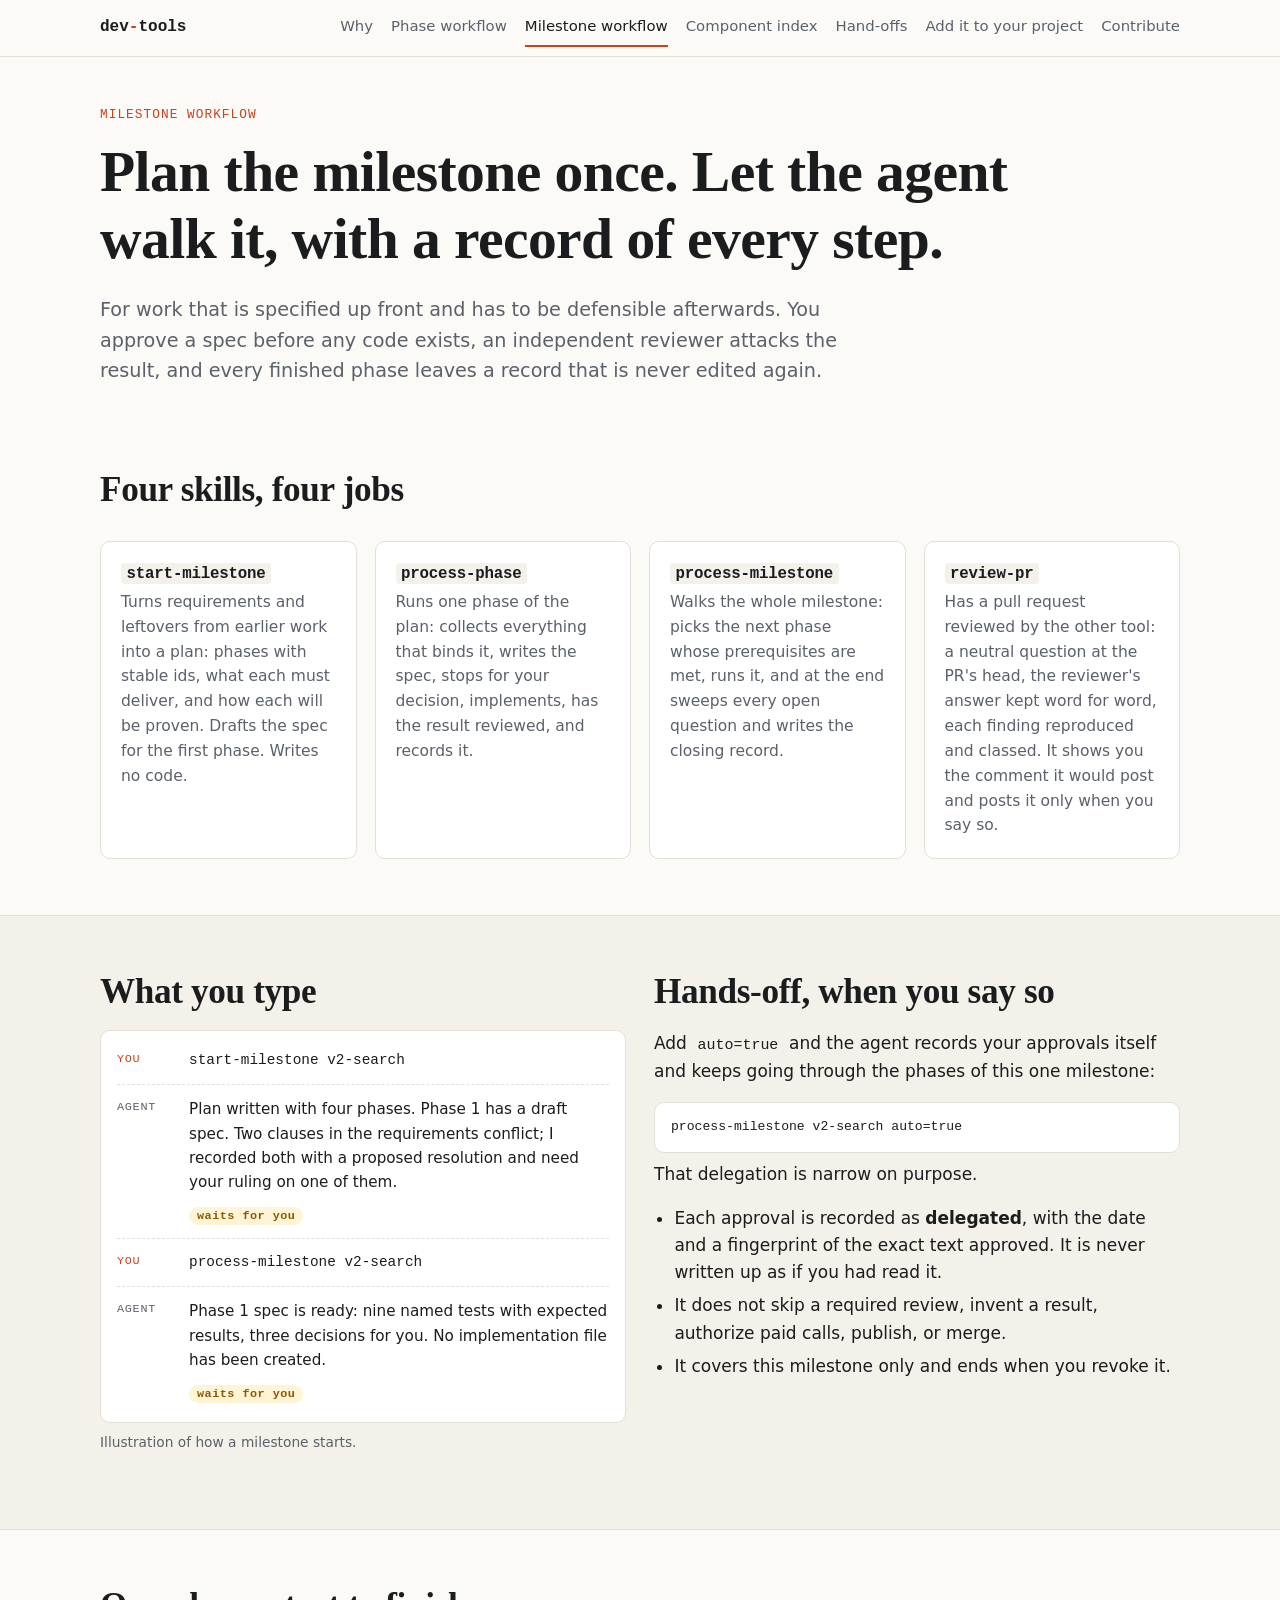
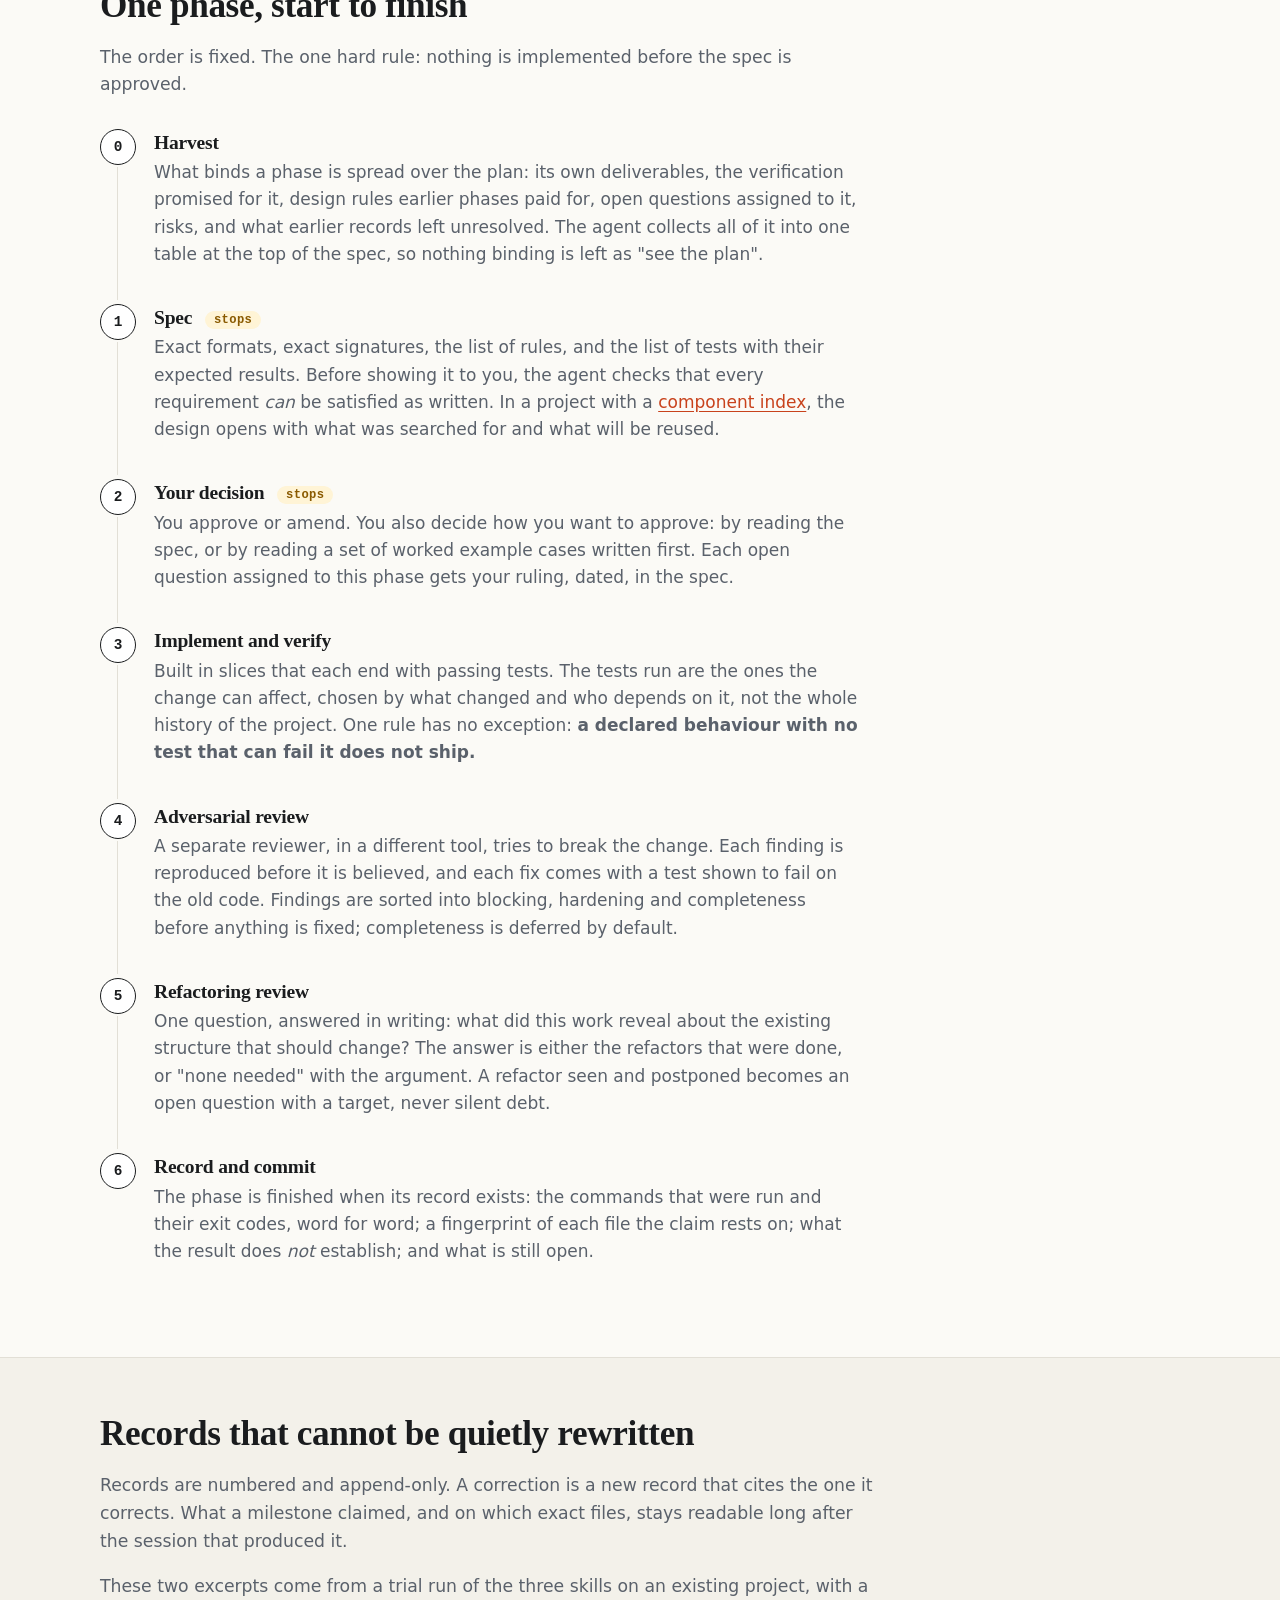
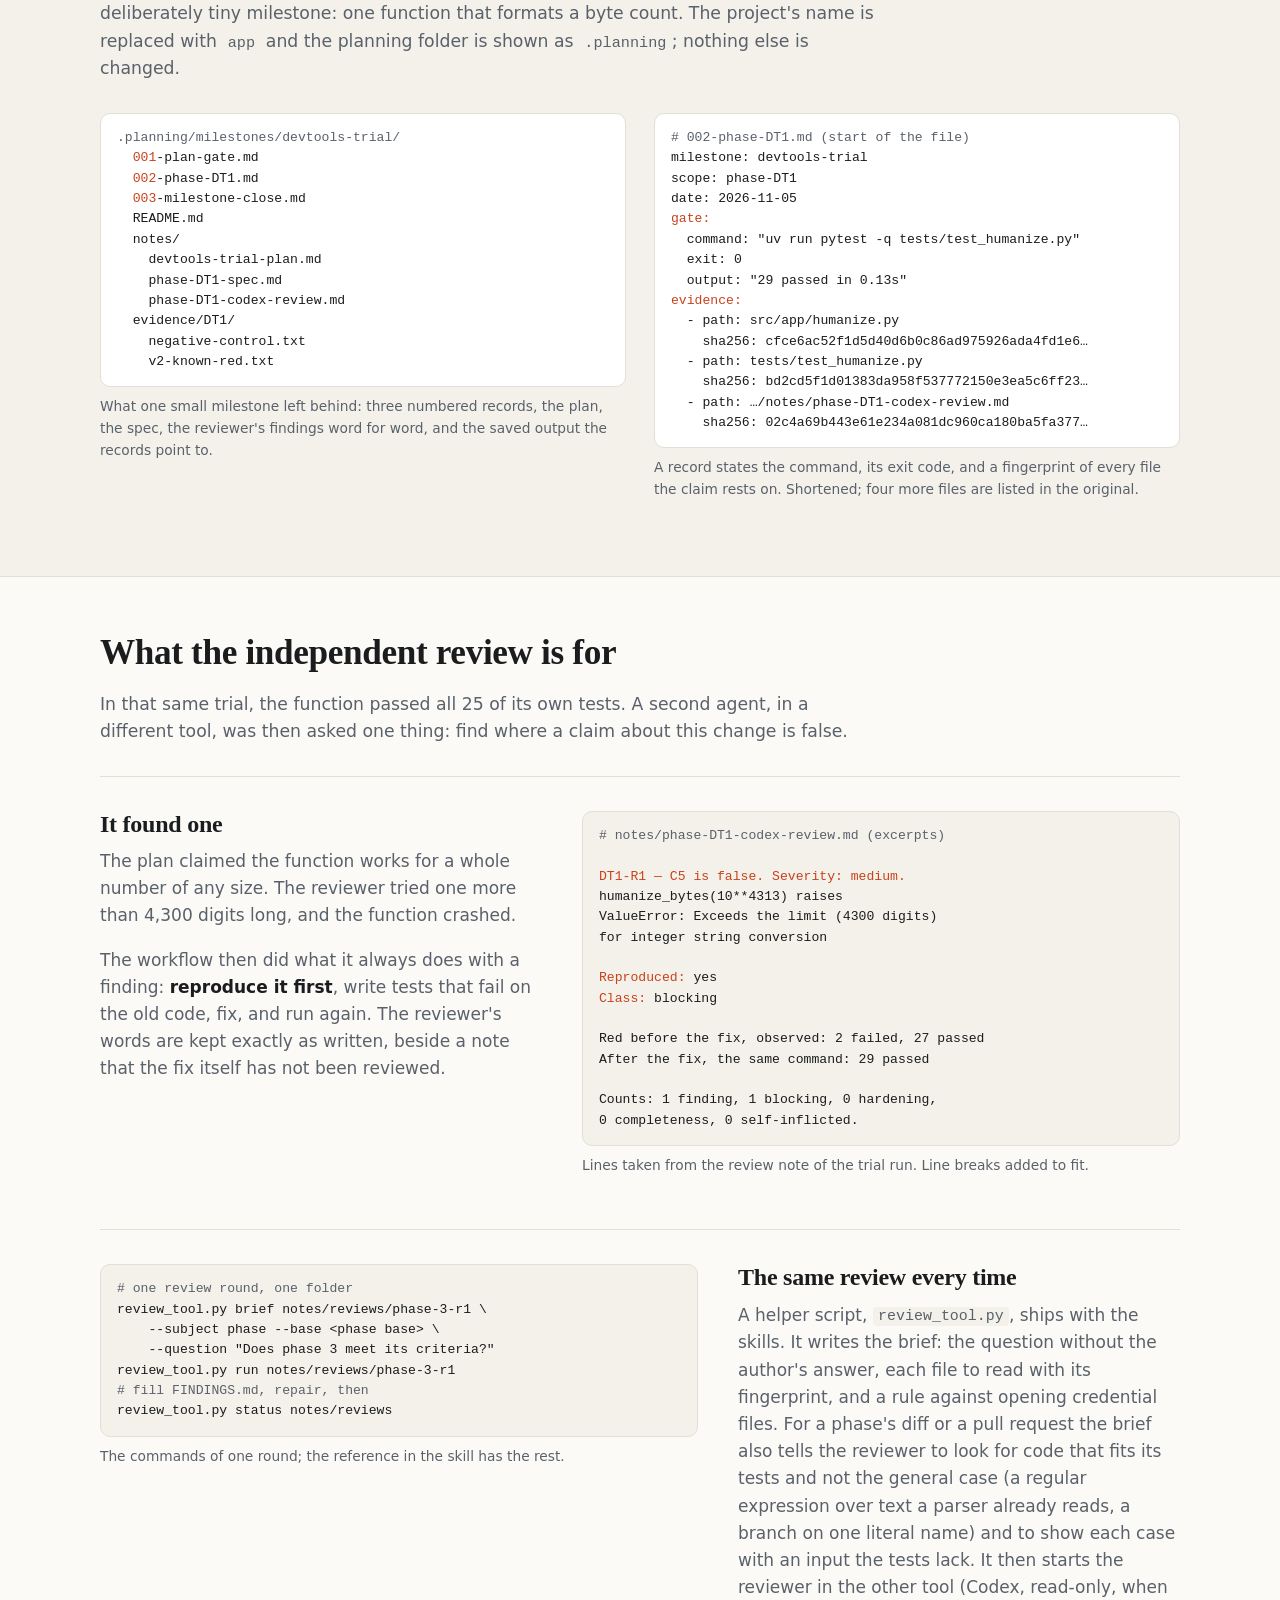
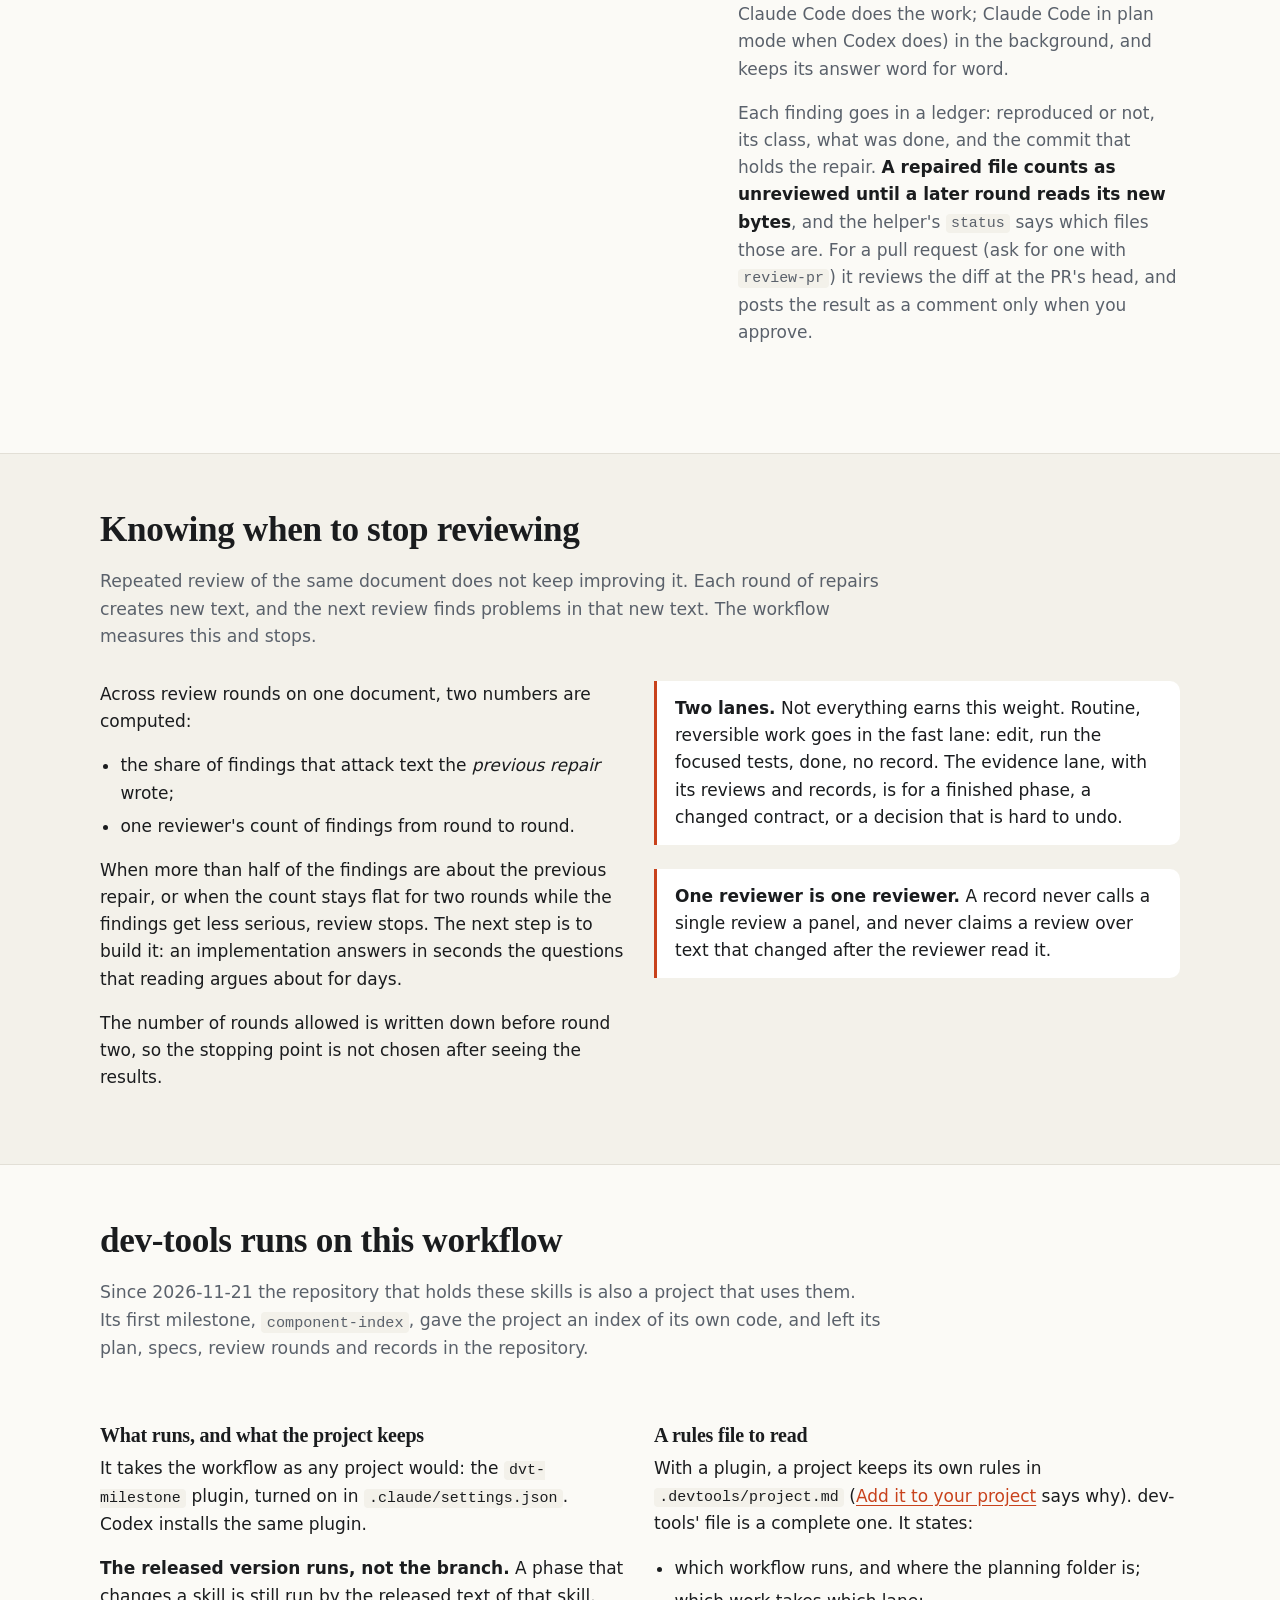
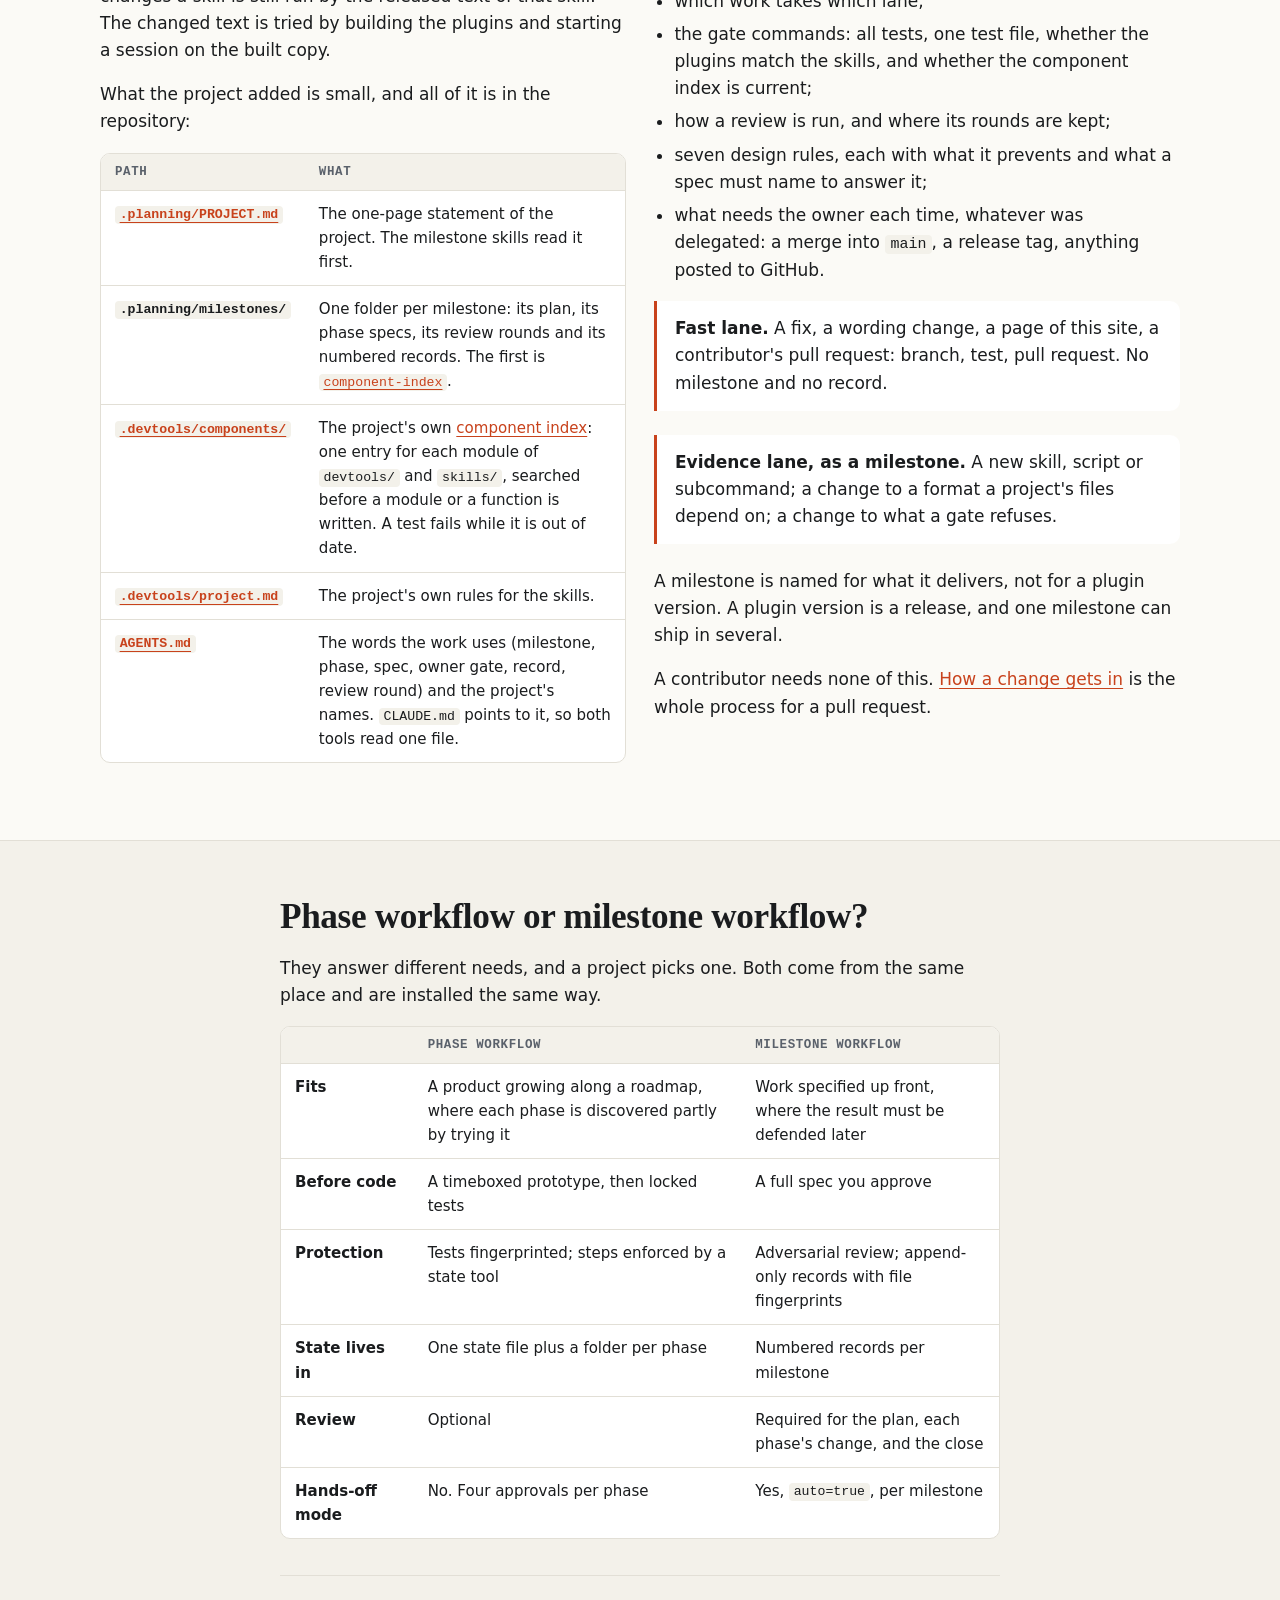
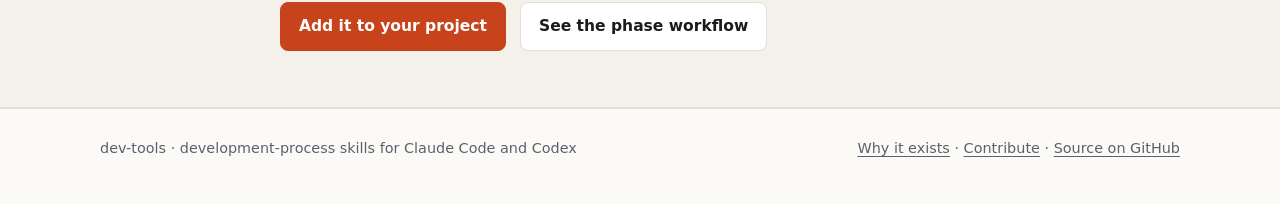
<file: docs/milestone.html>
<!doctype html>
<html lang="en">
<head>
<meta charset="utf-8">
<meta name="viewport" content="width=device-width, initial-scale=1">
<title>The milestone workflow · dev-tools</title>
<meta name="description" content="How a milestone runs with dev-tools: a reviewed plan, a spec you approve before any code, an adversarial review of the result, and a permanent record.">
<link rel="stylesheet" href="assets/style.css">
</head>
<body>
<header class="nav"><div class="wrap">
  <a class="brand" href="index.html">dev<span>-</span>tools</a>
  <nav>
    <a href="why.html">Why</a>
    <a href="phase.html">Phase workflow</a>
    <a href="milestone.html" aria-current="page">Milestone workflow</a>
    <a href="components.html">Component index</a>
    <a href="handoff.html">Hand-offs</a>
    <a href="adopt.html">Add it to your project</a>
    <a href="contribute.html">Contribute</a>
  </nav>
</div></header>

<main>
<div class="page-head"><div class="wrap">
  <p class="eyebrow">Milestone workflow</p>
  <h1>Plan the milestone once. Let the agent walk it, with a record of every step.</h1>
  <p class="lede">For work that is specified up front and has to be defensible afterwards. You approve a spec before any code exists, an independent reviewer attacks the result, and every finished phase leaves a record that is never edited again.</p>
</div></div>

<section><div class="wrap">
  <div class="section-head">
    <h2>Four skills, four jobs</h2>
  </div>
  <div class="grid">
    <div class="card">
      <h3><code>start-milestone</code></h3>
      <p>Turns requirements and leftovers from earlier work into a plan: phases with stable ids, what each must deliver, and how each will be proven. Drafts the spec for the first phase. Writes no code.</p>
    </div>
    <div class="card">
      <h3><code>process-phase</code></h3>
      <p>Runs one phase of the plan: collects everything that binds it, writes the spec, stops for your decision, implements, has the result reviewed, and records it.</p>
    </div>
    <div class="card">
      <h3><code>process-milestone</code></h3>
      <p>Walks the whole milestone: picks the next phase whose prerequisites are met, runs it, and at the end sweeps every open question and writes the closing record.</p>
    </div>
    <div class="card">
      <h3><code>review-pr</code></h3>
      <p>Has a pull request reviewed by the other tool: a neutral question at the PR's head, the reviewer's answer kept word for word, each finding reproduced and classed. It shows you the comment it would post and posts it only when you say so.</p>
    </div>
  </div>
</div></section>

<section class="band"><div class="wrap">
  <div class="two">
    <div>
      <h2>What you type</h2>
      <div class="chat">
        <div class="turn you"><div class="who">You</div><div><p class="say">start-milestone v2-search</p></div></div>
        <div class="turn"><div class="who">Agent</div><div>
          <p>Plan written with four phases. Phase 1 has a draft spec. Two clauses in the requirements conflict; I recorded both with a proposed resolution and need your ruling on one of them.</p>
          <p><span class="stop">waits for you</span></p>
        </div></div>
        <div class="turn you"><div class="who">You</div><div><p class="say">process-milestone v2-search</p></div></div>
        <div class="turn"><div class="who">Agent</div><div>
          <p>Phase 1 spec is ready: nine named tests with expected results, three decisions for you. No implementation file has been created.</p>
          <p><span class="stop">waits for you</span></p>
        </div></div>
      </div>
      <p class="caption">Illustration of how a milestone starts.</p>
    </div>
    <div>
      <h2>Hands-off, when you say so</h2>
      <p>Add <code>auto=true</code> and the agent records your approvals itself and keeps going through the phases of this one milestone:</p>
      <pre class="code">process-milestone v2-search auto=true</pre>
      <p>That delegation is narrow on purpose.</p>
      <ul>
        <li>Each approval is recorded as <strong>delegated</strong>, with the date and a fingerprint of the exact text approved. It is never written up as if you had read it.</li>
        <li>It does not skip a required review, invent a result, authorize paid calls, publish, or merge.</li>
        <li>It covers this milestone only and ends when you revoke it.</li>
      </ul>
    </div>
  </div>
</div></section>

<section><div class="wrap">
  <div class="section-head">
    <h2>One phase, start to finish</h2>
    <p>The order is fixed. The one hard rule: nothing is implemented before the spec is approved.</p>
  </div>
  <ol class="steps narrow">
    <li>
      <h3>Harvest</h3>
      <p>What binds a phase is spread over the plan: its own deliverables, the verification promised for it, design rules earlier phases paid for, open questions assigned to it, risks, and what earlier records left unresolved. The agent collects all of it into one table at the top of the spec, so nothing binding is left as "see the plan".</p>
    </li>
    <li>
      <h3>Spec <span class="gate">stops</span></h3>
      <p>Exact formats, exact signatures, the list of rules, and the list of tests with their expected results. Before showing it to you, the agent checks that every requirement <em>can</em> be satisfied as written. In a project with a <a href="components.html">component index</a>, the design opens with what was searched for and what will be reused.</p>
    </li>
    <li>
      <h3>Your decision <span class="gate">stops</span></h3>
      <p>You approve or amend. You also decide how you want to approve: by reading the spec, or by reading a set of worked example cases written first. Each open question assigned to this phase gets your ruling, dated, in the spec.</p>
    </li>
    <li>
      <h3>Implement and verify</h3>
      <p>Built in slices that each end with passing tests. The tests run are the ones the change can affect, chosen by what changed and who depends on it, not the whole history of the project. One rule has no exception: <strong>a declared behaviour with no test that can fail it does not ship.</strong></p>
    </li>
    <li>
      <h3>Adversarial review</h3>
      <p>A separate reviewer, in a different tool, tries to break the change. Each finding is reproduced before it is believed, and each fix comes with a test shown to fail on the old code. Findings are sorted into blocking, hardening and completeness before anything is fixed; completeness is deferred by default.</p>
    </li>
    <li>
      <h3>Refactoring review</h3>
      <p>One question, answered in writing: what did this work reveal about the existing structure that should change? The answer is either the refactors that were done, or "none needed" with the argument. A refactor seen and postponed becomes an open question with a target, never silent debt.</p>
    </li>
    <li>
      <h3>Record and commit</h3>
      <p>The phase is finished when its record exists: the commands that were run and their exit codes, word for word; a fingerprint of each file the claim rests on; what the result does <em>not</em> establish; and what is still open.</p>
    </li>
  </ol>
</div></section>

<section class="band"><div class="wrap">
  <div class="section-head">
    <h2>Records that cannot be quietly rewritten</h2>
    <p>Records are numbered and append-only. A correction is a new record that cites the one it corrects. What a milestone claimed, and on which exact files, stays readable long after the session that produced it.</p>
    <p>These two excerpts come from a trial run of the three skills on an existing project, with a deliberately tiny milestone: one function that formats a byte count. The project's name is replaced with <code>app</code> and the planning folder is shown as <code>.planning</code>; nothing else is changed.</p>
  </div>
  <div class="two">
    <div>
<pre class="code"><span class="dim">.planning/milestones/devtools-trial/</span>
  <span class="k">001</span>-plan-gate.md
  <span class="k">002</span>-phase-DT1.md
  <span class="k">003</span>-milestone-close.md
  README.md
  notes/
    devtools-trial-plan.md
    phase-DT1-spec.md
    phase-DT1-codex-review.md
  evidence/DT1/
    negative-control.txt
    v2-known-red.txt</pre>
      <p class="caption">What one small milestone left behind: three numbered records, the plan, the spec, the reviewer's findings word for word, and the saved output the records point to.</p>
    </div>
    <div>
<pre class="code"><span class="dim"># 002-phase-DT1.md (start of the file)</span>
milestone: devtools-trial
scope: phase-DT1
date: 2026-11-05
<span class="k">gate:</span>
  command: "uv run pytest -q tests/test_humanize.py"
  exit: 0
  output: "29 passed in 0.13s"
<span class="k">evidence:</span>
  - path: src/app/humanize.py
    sha256: cfce6ac52f1d5d40d6b0c86ad975926ada4fd1e6…
  - path: tests/test_humanize.py
    sha256: bd2cd5f1d01383da958f537772150e3ea5c6ff23…
  - path: …/notes/phase-DT1-codex-review.md
    sha256: 02c4a69b443e61e234a081dc960ca180ba5fa377…</pre>
      <p class="caption">A record states the command, its exit code, and a fingerprint of every file the claim rests on. Shortened; four more files are listed in the original.</p>
    </div>
  </div>
</div></section>

<section><div class="wrap">
  <div class="section-head">
    <h2>What the independent review is for</h2>
    <p>In that same trial, the function passed all 25 of its own tests. A second agent, in a different tool, was then asked one thing: find where a claim about this change is false.</p>
  </div>
  <div class="feature">
    <div>
      <h3>It found one</h3>
      <p>The plan claimed the function works for a whole number of any size. The reviewer tried one more than 4,300 digits long, and the function crashed.</p>
      <p>The workflow then did what it always does with a finding: <strong>reproduce it first</strong>, write tests that fail on the old code, fix, and run again. The reviewer's words are kept exactly as written, beside a note that the fix itself has not been reviewed.</p>
    </div>
    <div>
<pre class="code"><span class="dim"># notes/phase-DT1-codex-review.md (excerpts)</span>

<span class="k">DT1-R1 — C5 is false. Severity: medium.</span>
humanize_bytes(10**4313) raises
ValueError: Exceeds the limit (4300 digits)
for integer string conversion

<span class="k">Reproduced:</span> yes
<span class="k">Class:</span> blocking

Red before the fix, observed: 2 failed, 27 passed
After the fix, the same command: 29 passed

Counts: 1 finding, 1 blocking, 0 hardening,
0 completeness, 0 self-inflicted.</pre>
      <p class="caption">Lines taken from the review note of the trial run. Line breaks added to fit.</p>
    </div>
  </div>
  <div class="feature flip">
    <div>
      <h3>The same review every time</h3>
      <p>A helper script, <code>review_tool.py</code>, ships with the skills. It writes the brief: the question without the author's answer, each file to read with its fingerprint, and a rule against opening credential files. For a phase's diff or a pull request the brief also tells the reviewer to look for code that fits its tests and not the general case (a regular expression over text a parser already reads, a branch on one literal name) and to show each case with an input the tests lack. It then starts the reviewer in the other tool (Codex, read-only, when Claude Code does the work; Claude Code in plan mode when Codex does) in the background, and keeps its answer word for word.</p>
      <p>Each finding goes in a ledger: reproduced or not, its class, what was done, and the commit that holds the repair. <strong>A repaired file counts as unreviewed until a later round reads its new bytes</strong>, and the helper's <code>status</code> says which files those are. For a pull request (ask for one with <code>review-pr</code>) it reviews the diff at the PR's head, and posts the result as a comment only when you approve.</p>
    </div>
    <div>
<pre class="code"><span class="dim"># one review round, one folder</span>
review_tool.py brief notes/reviews/phase-3-r1 \
    --subject phase --base &lt;phase base&gt; \
    --question "Does phase 3 meet its criteria?"
review_tool.py run notes/reviews/phase-3-r1
<span class="dim"># fill FINDINGS.md, repair, then</span>
review_tool.py status notes/reviews</pre>
      <p class="caption">The commands of one round; the reference in the skill has the rest.</p>
    </div>
  </div>
</div></section>

<section class="band"><div class="wrap">
  <div class="section-head">
    <h2>Knowing when to stop reviewing</h2>
    <p>Repeated review of the same document does not keep improving it. Each round of repairs creates new text, and the next review finds problems in that new text. The workflow measures this and stops.</p>
  </div>
  <div class="two">
    <div class="prose">
      <p>Across review rounds on one document, two numbers are computed:</p>
      <ul>
        <li>the share of findings that attack text the <em>previous repair</em> wrote;</li>
        <li>one reviewer's count of findings from round to round.</li>
      </ul>
      <p>When more than half of the findings are about the previous repair, or when the count stays flat for two rounds while the findings get less serious, review stops. The next step is to build it: an implementation answers in seconds the questions that reading argues about for days.</p>
      <p>The number of rounds allowed is written down before round two, so the stopping point is not chosen after seeing the results.</p>
    </div>
    <div>
      <div class="callout">
        <p><strong>Two lanes.</strong> Not everything earns this weight. Routine, reversible work goes in the fast lane: edit, run the focused tests, done, no record. The evidence lane, with its reviews and records, is for a finished phase, a changed contract, or a decision that is hard to undo.</p>
      </div>
      <div class="callout">
        <p><strong>One reviewer is one reviewer.</strong> A record never calls a single review a panel, and never claims a review over text that changed after the reviewer read it.</p>
      </div>
    </div>
  </div>
</div></section>

<section id="own-use"><div class="wrap">
  <div class="section-head">
    <h2>dev-tools runs on this workflow</h2>
    <p>Since 2026-11-21 the repository that holds these skills is also a project that uses them. Its first milestone, <code>component-index</code>, gave the project an index of its own code, and left its plan, specs, review rounds and records in the repository.</p>
  </div>
  <div class="two">
    <div class="prose">
      <h3>What runs, and what the project keeps</h3>
      <p>It takes the workflow as any project would: the <code>dvt-milestone</code> plugin, turned on in <code>.claude/settings.json</code>. Codex installs the same plugin.</p>
      <p><strong>The released version runs, not the branch.</strong> A phase that changes a skill is still run by the released text of that skill. The changed text is tried by building the plugins and starting a session on the built copy.</p>
      <p>What the project added is small, and all of it is in the repository:</p>
      <div class="table-scroll"><table>
        <tr><th>Path</th><th>What</th></tr>
        <tr><td><a href="https://github.com/vasiloglou/dev-tools/blob/main/.planning/PROJECT.md"><code>.planning/PROJECT.md</code></a></td><td>The one-page statement of the project. The milestone skills read it first.</td></tr>
        <tr><td><code>.planning/milestones/</code></td><td>One folder per milestone: its plan, its phase specs, its review rounds and its numbered records. The first is <a href="https://github.com/vasiloglou/dev-tools/tree/main/.planning/milestones/component-index"><code>component-index</code></a>.</td></tr>
        <tr><td><a href="https://github.com/vasiloglou/dev-tools/blob/main/.devtools/components/COMPONENTS.md"><code>.devtools/components/</code></a></td><td>The project's own <a href="components.html">component index</a>: one entry for each module of <code>devtools/</code> and <code>skills/</code>, searched before a module or a function is written. A test fails while it is out of date.</td></tr>
        <tr><td><a href="https://github.com/vasiloglou/dev-tools/blob/main/.devtools/project.md"><code>.devtools/project.md</code></a></td><td>The project's own rules for the skills.</td></tr>
        <tr><td><a href="https://github.com/vasiloglou/dev-tools/blob/main/AGENTS.md"><code>AGENTS.md</code></a></td><td>The words the work uses (milestone, phase, spec, owner gate, record, review round) and the project's names. <code>CLAUDE.md</code> points to it, so both tools read one file.</td></tr>
      </table></div>
    </div>
    <div>
      <h3>A rules file to read</h3>
      <p>With a plugin, a project keeps its own rules in <code>.devtools/project.md</code> (<a href="adopt.html">Add it to your project</a> says why). dev-tools' file is a complete one. It states:</p>
      <ul>
        <li>which workflow runs, and where the planning folder is;</li>
        <li>which work takes which lane;</li>
        <li>the gate commands: all tests, one test file, whether the plugins match the skills, and whether the component index is current;</li>
        <li>how a review is run, and where its rounds are kept;</li>
        <li>seven design rules, each with what it prevents and what a spec must name to answer it;</li>
        <li>what needs the owner each time, whatever was delegated: a merge into <code>main</code>, a release tag, anything posted to GitHub.</li>
      </ul>
      <div class="callout">
        <p><strong>Fast lane.</strong> A fix, a wording change, a page of this site, a contributor's pull request: branch, test, pull request. No milestone and no record.</p>
      </div>
      <div class="callout">
        <p><strong>Evidence lane, as a milestone.</strong> A new skill, script or subcommand; a change to a format a project's files depend on; a change to what a gate refuses.</p>
      </div>
      <p>A milestone is named for what it delivers, not for a plugin version. A plugin version is a release, and one milestone can ship in several.</p>
      <p>A contributor needs none of this. <a href="contribute.html">How a change gets in</a> is the whole process for a pull request.</p>
    </div>
  </div>
</div></section>

<section class="band"><div class="wrap narrow">
  <h2>Phase workflow or milestone workflow?</h2>
  <p>They answer different needs, and a project picks one. Both come from the same place and are installed the same way.</p>
  <div class="table-scroll"><table>
    <tr><th></th><th>Phase workflow</th><th>Milestone workflow</th></tr>
    <tr><td>Fits</td><td>A product growing along a roadmap, where each phase is discovered partly by trying it</td><td>Work specified up front, where the result must be defended later</td></tr>
    <tr><td>Before code</td><td>A timeboxed prototype, then locked tests</td><td>A full spec you approve</td></tr>
    <tr><td>Protection</td><td>Tests fingerprinted; steps enforced by a state tool</td><td>Adversarial review; append-only records with file fingerprints</td></tr>
    <tr><td>State lives in</td><td>One state file plus a folder per phase</td><td>Numbered records per milestone</td></tr>
    <tr><td>Review</td><td>Optional</td><td>Required for the plan, each phase's change, and the close</td></tr>
    <tr><td>Hands-off mode</td><td>No. Four approvals per phase</td><td>Yes, <code>auto=true</code>, per milestone</td></tr>
  </table></div>
  <div class="next">
    <a class="btn primary" href="adopt.html">Add it to your project</a>
    <a class="btn" href="phase.html">See the phase workflow</a>
  </div>
</div></section>
</main>

<footer><div class="wrap">
  <span>dev-tools · development-process skills for Claude Code and Codex</span>
  <span><a href="why.html">Why it exists</a> · <a href="contribute.html">Contribute</a> · <a href="https://github.com/vasiloglou/dev-tools">Source on GitHub</a></span>
</div></footer>
</body>
</html>
</file>
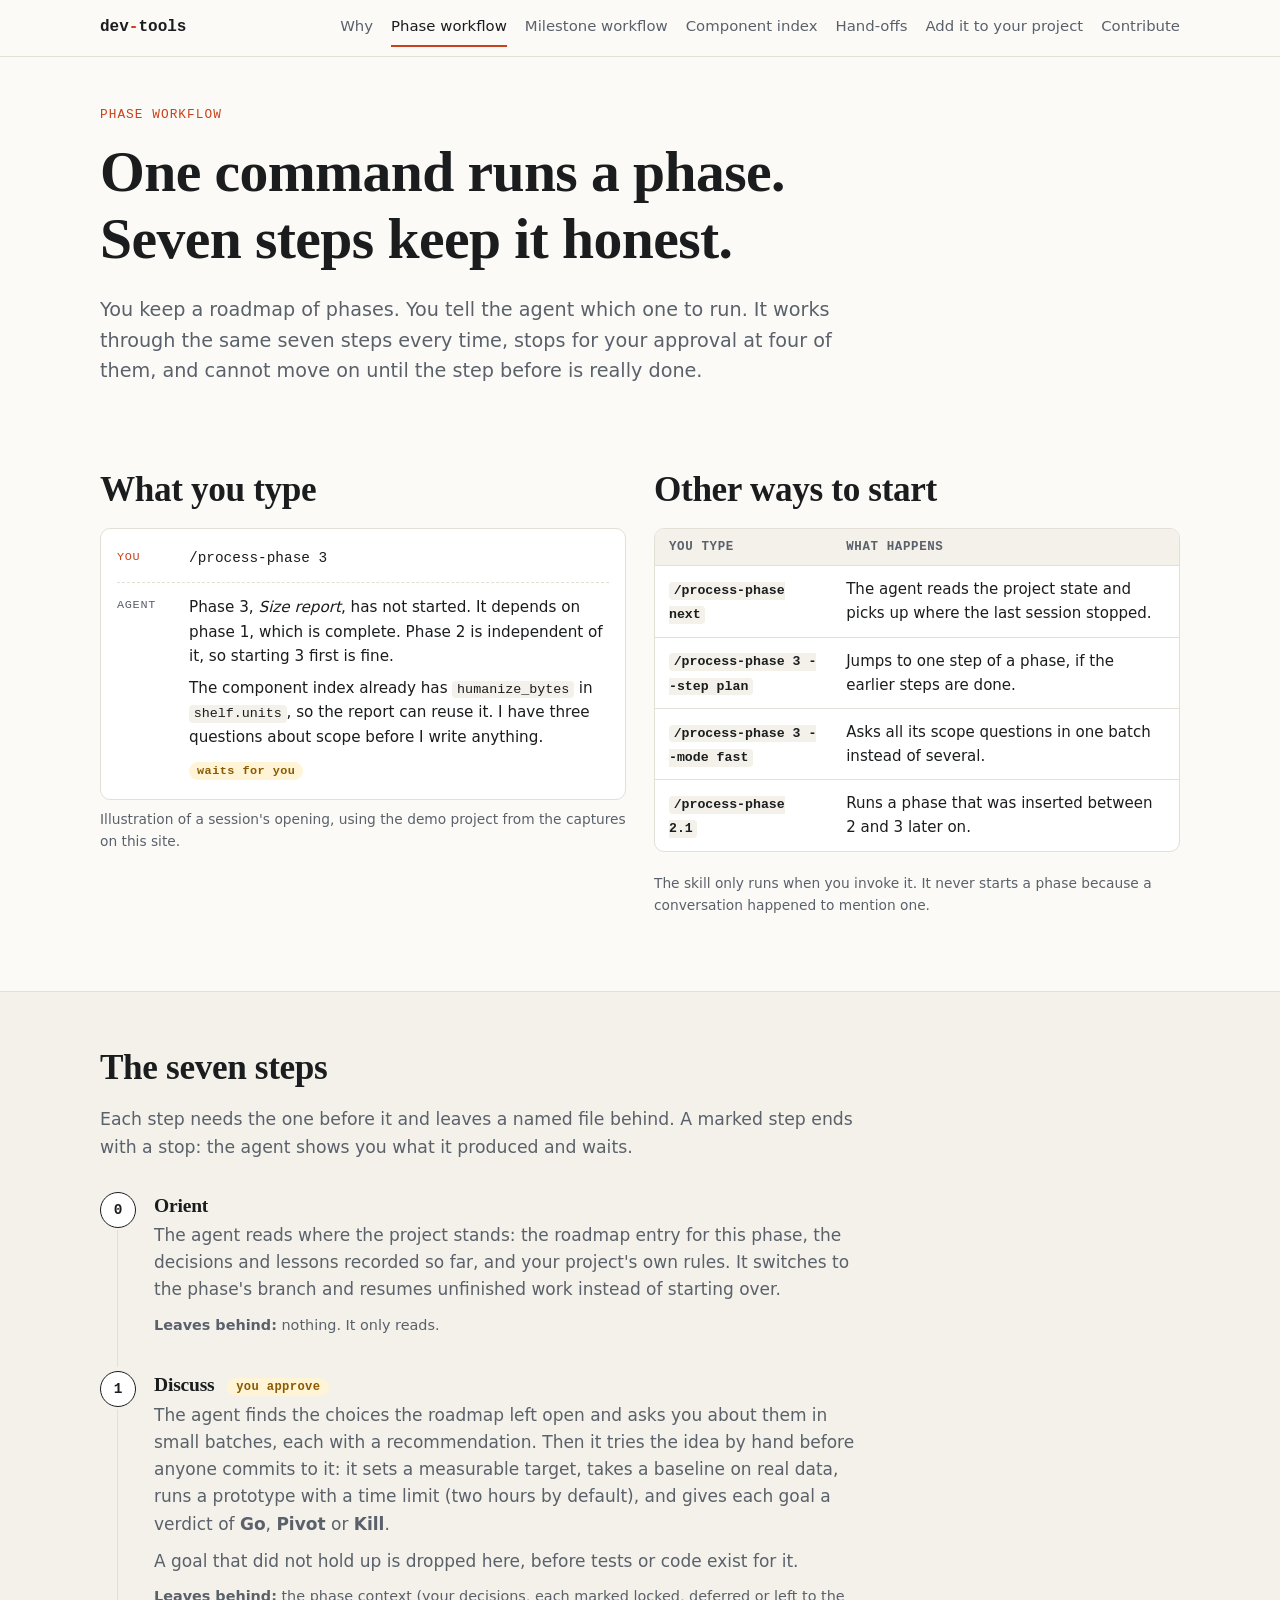
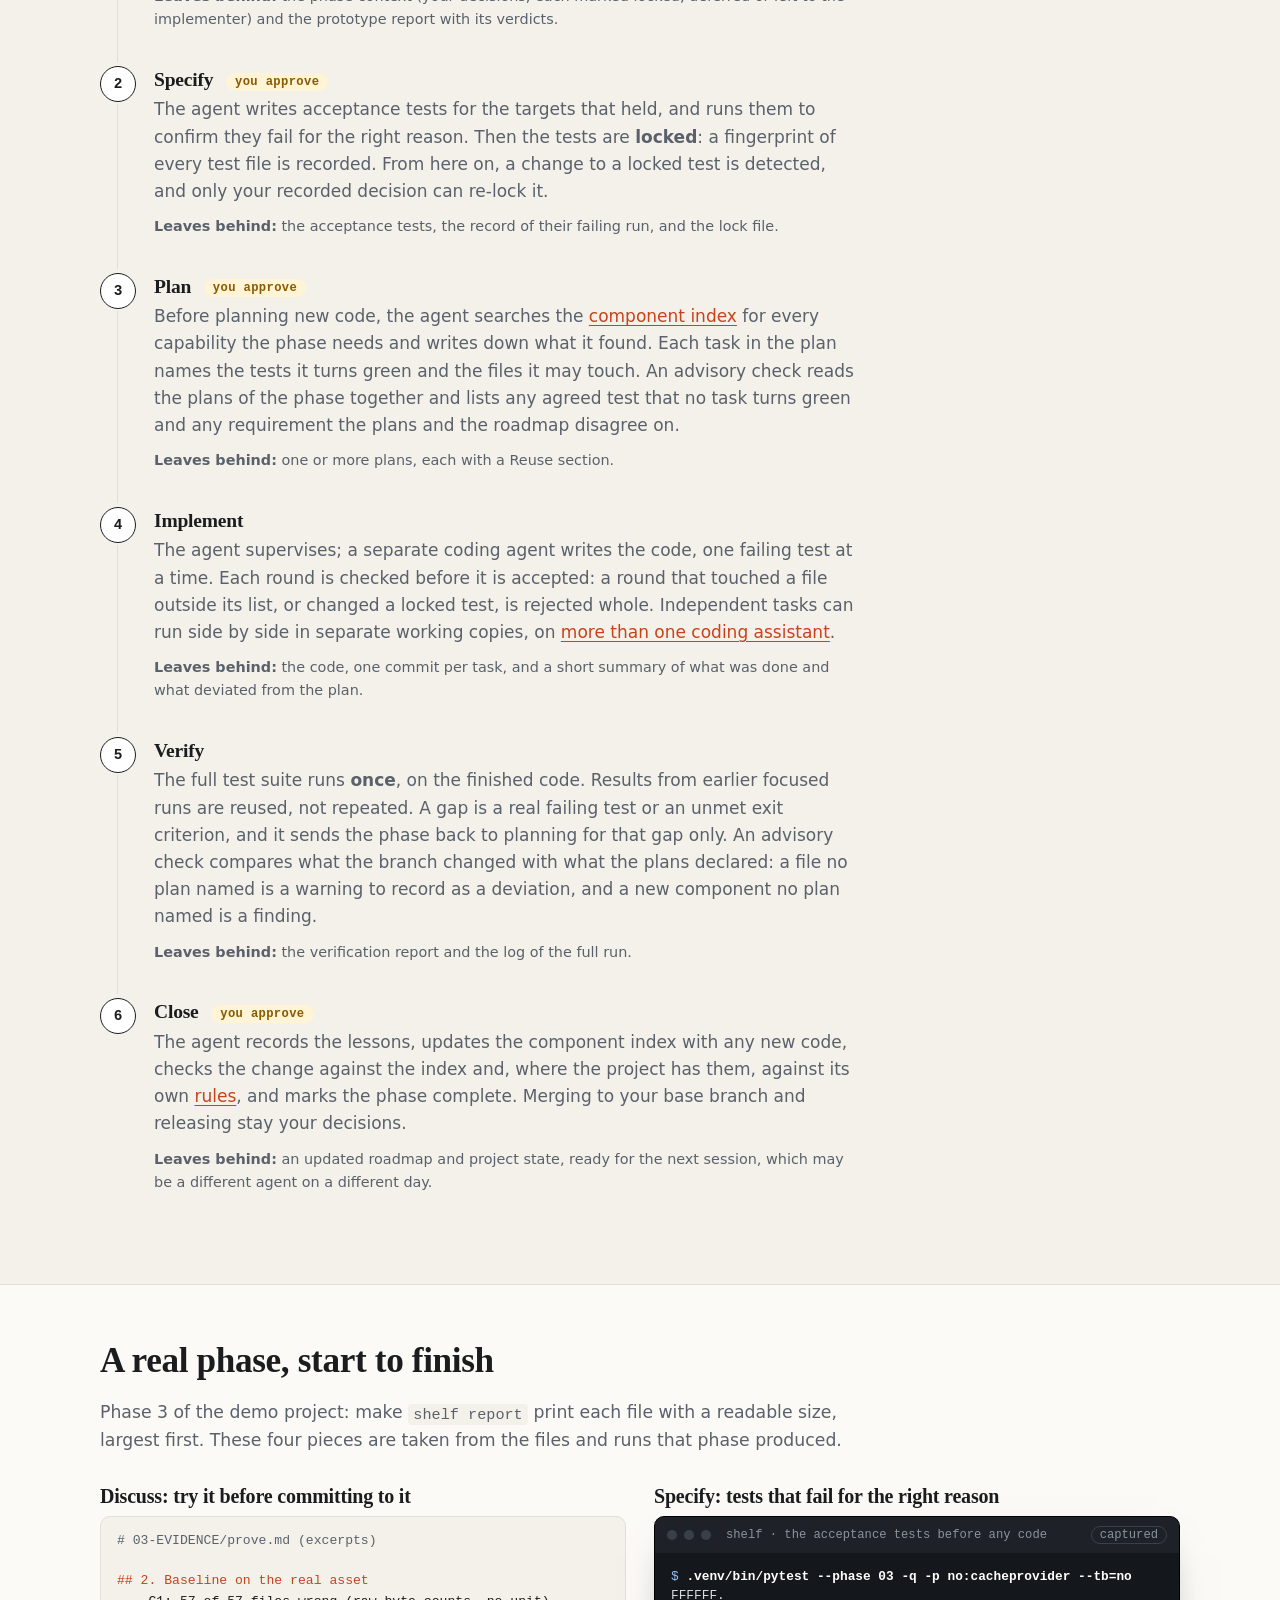
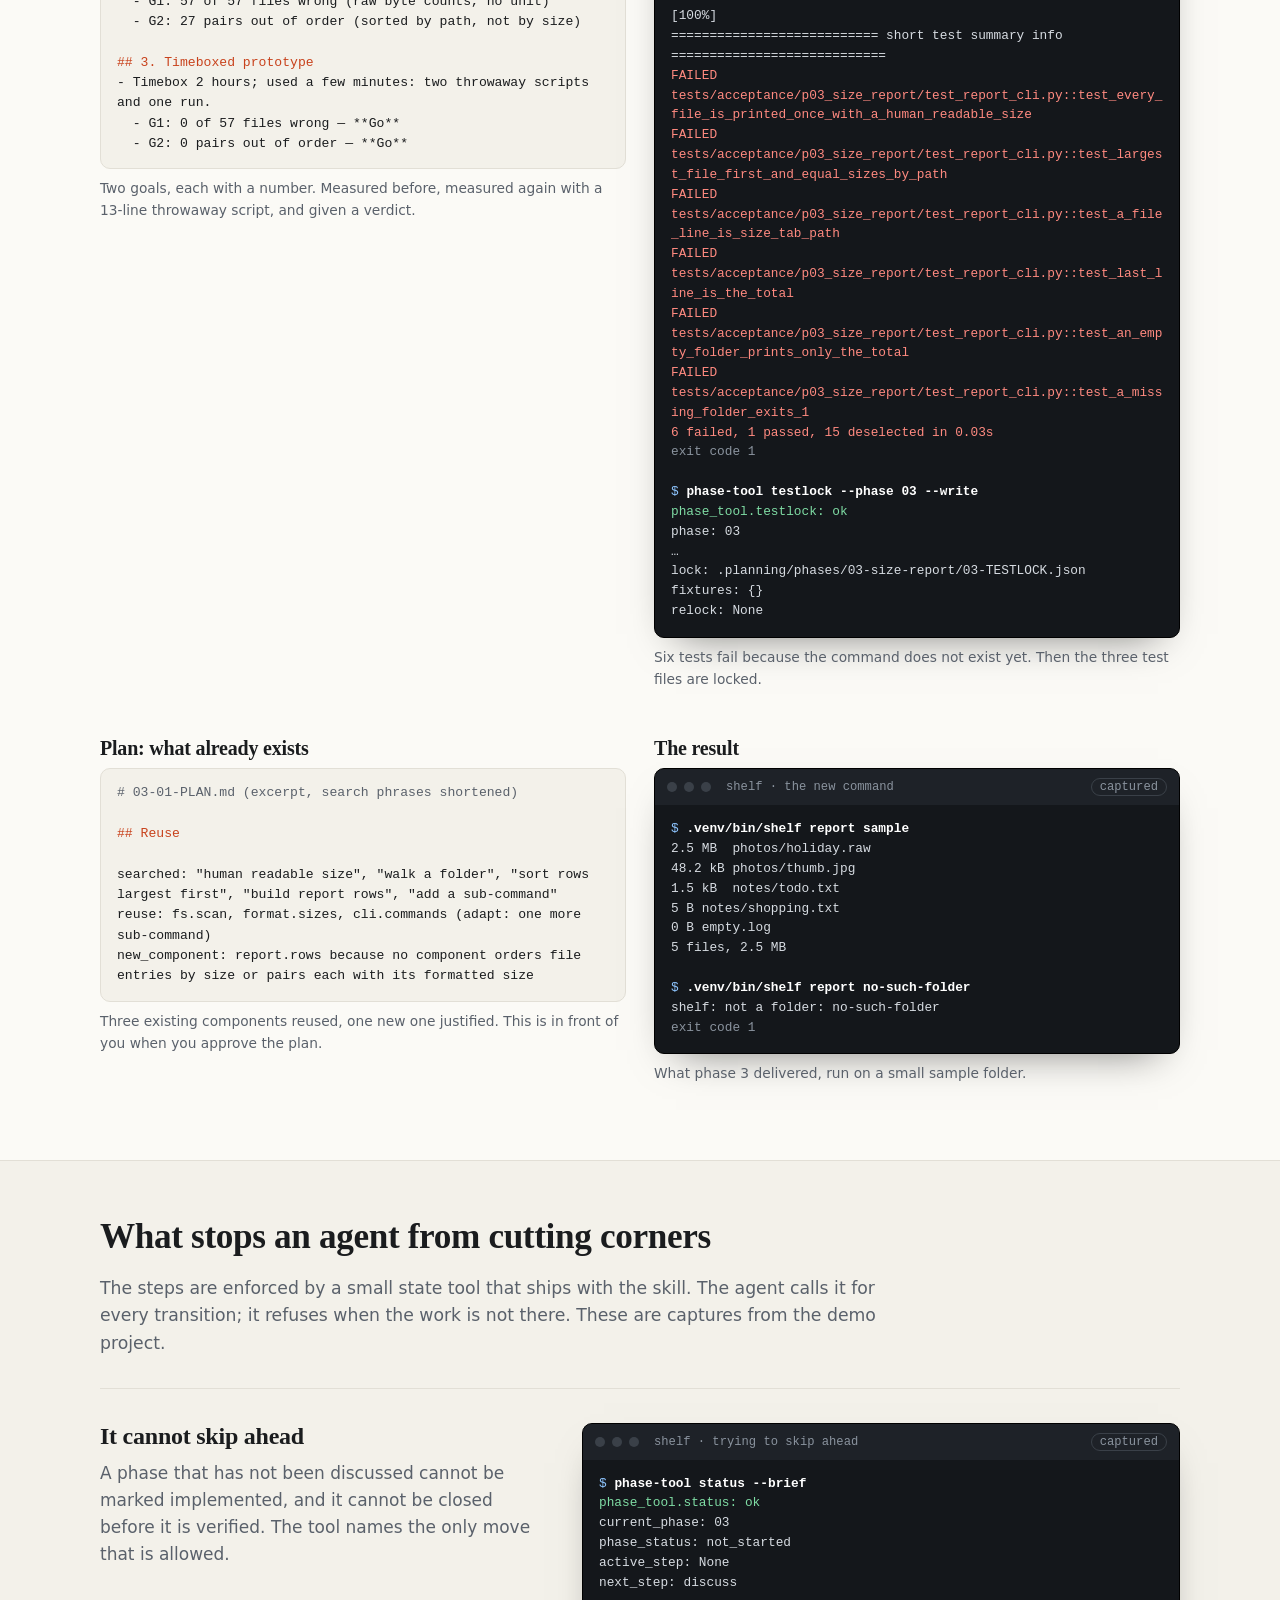
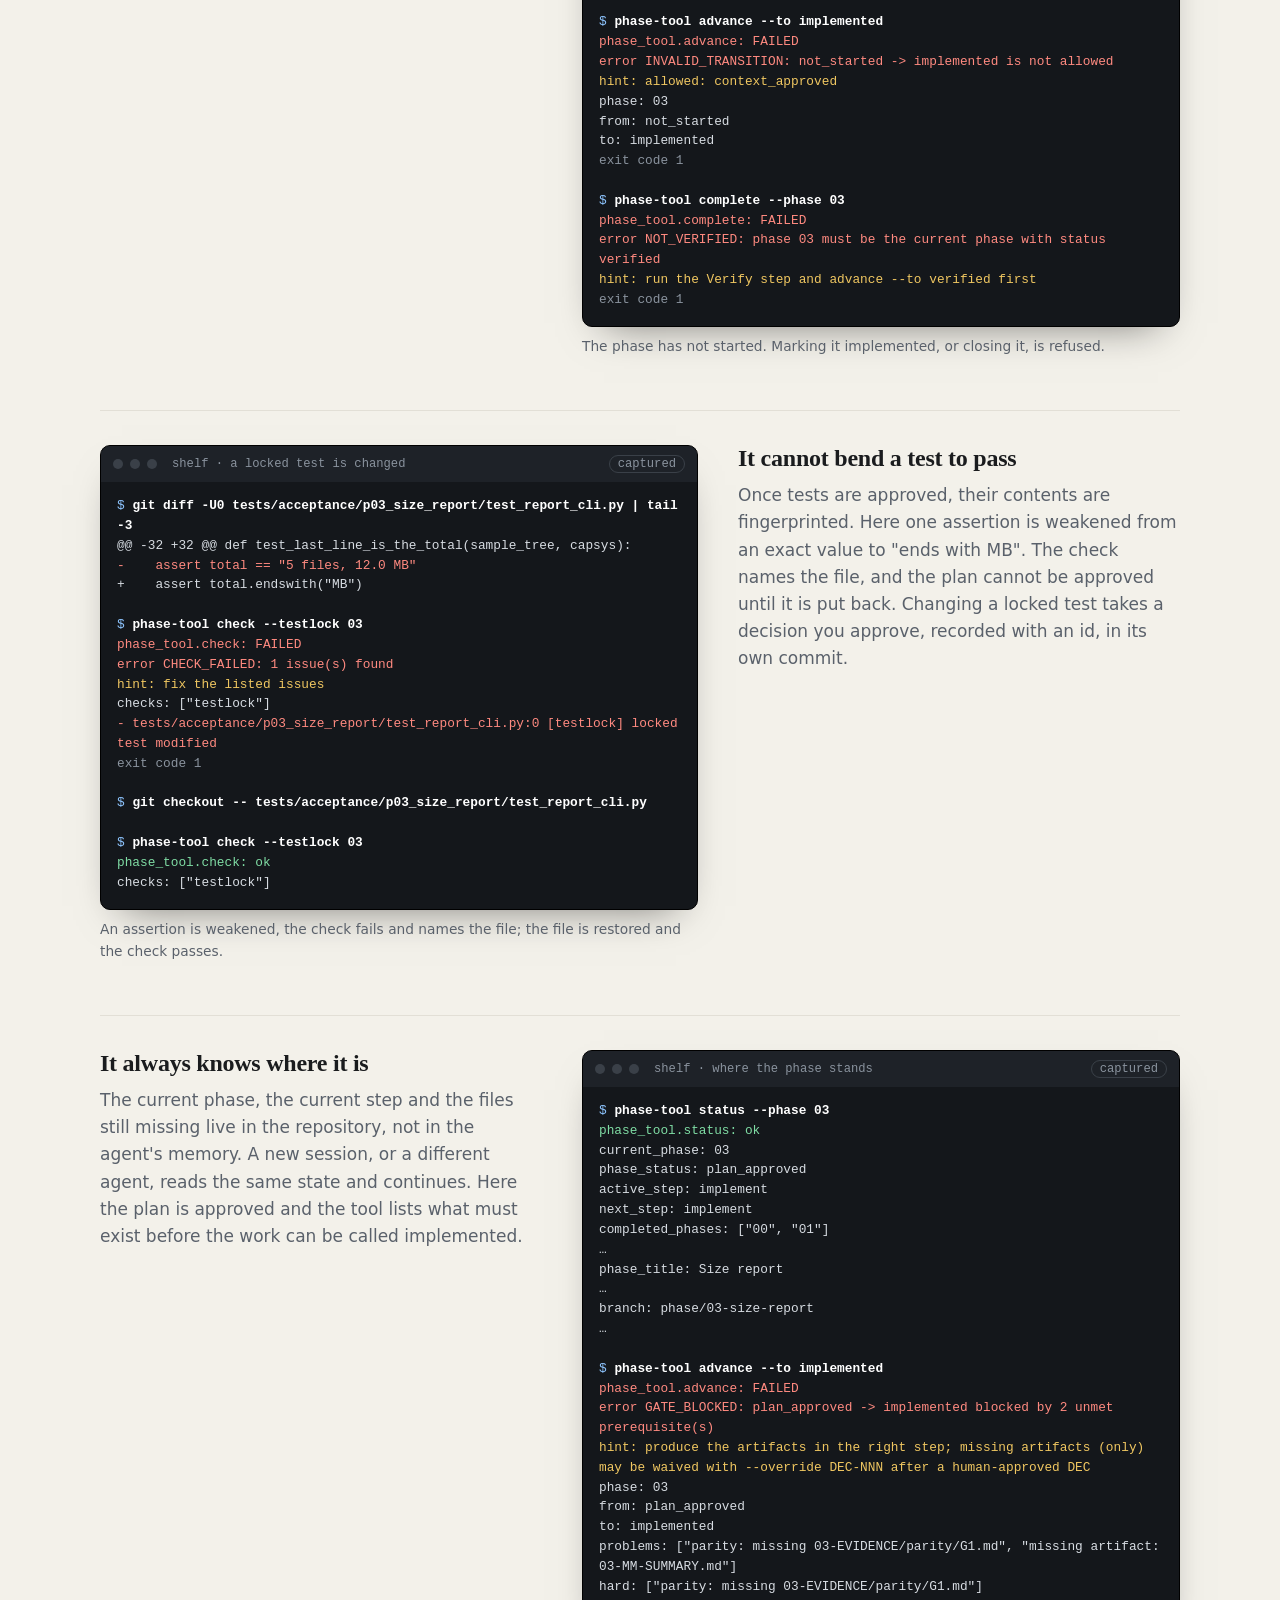
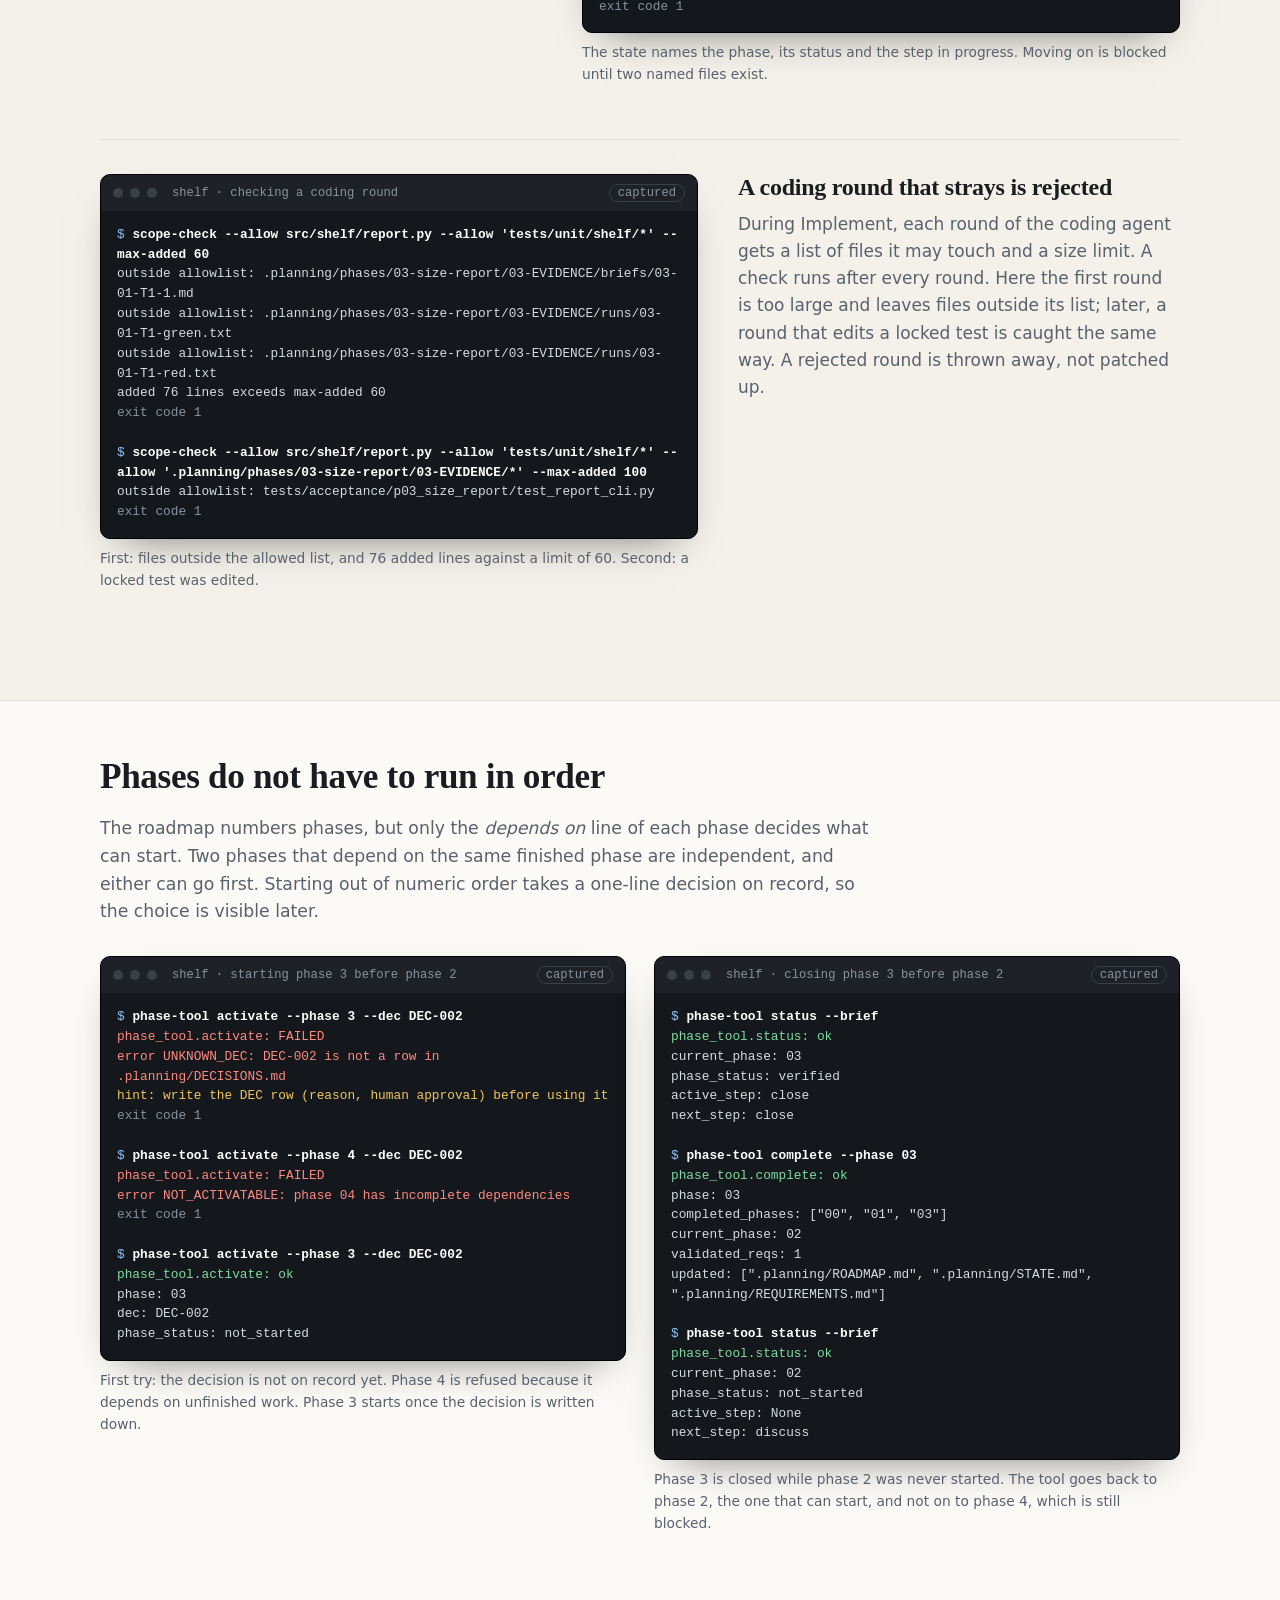
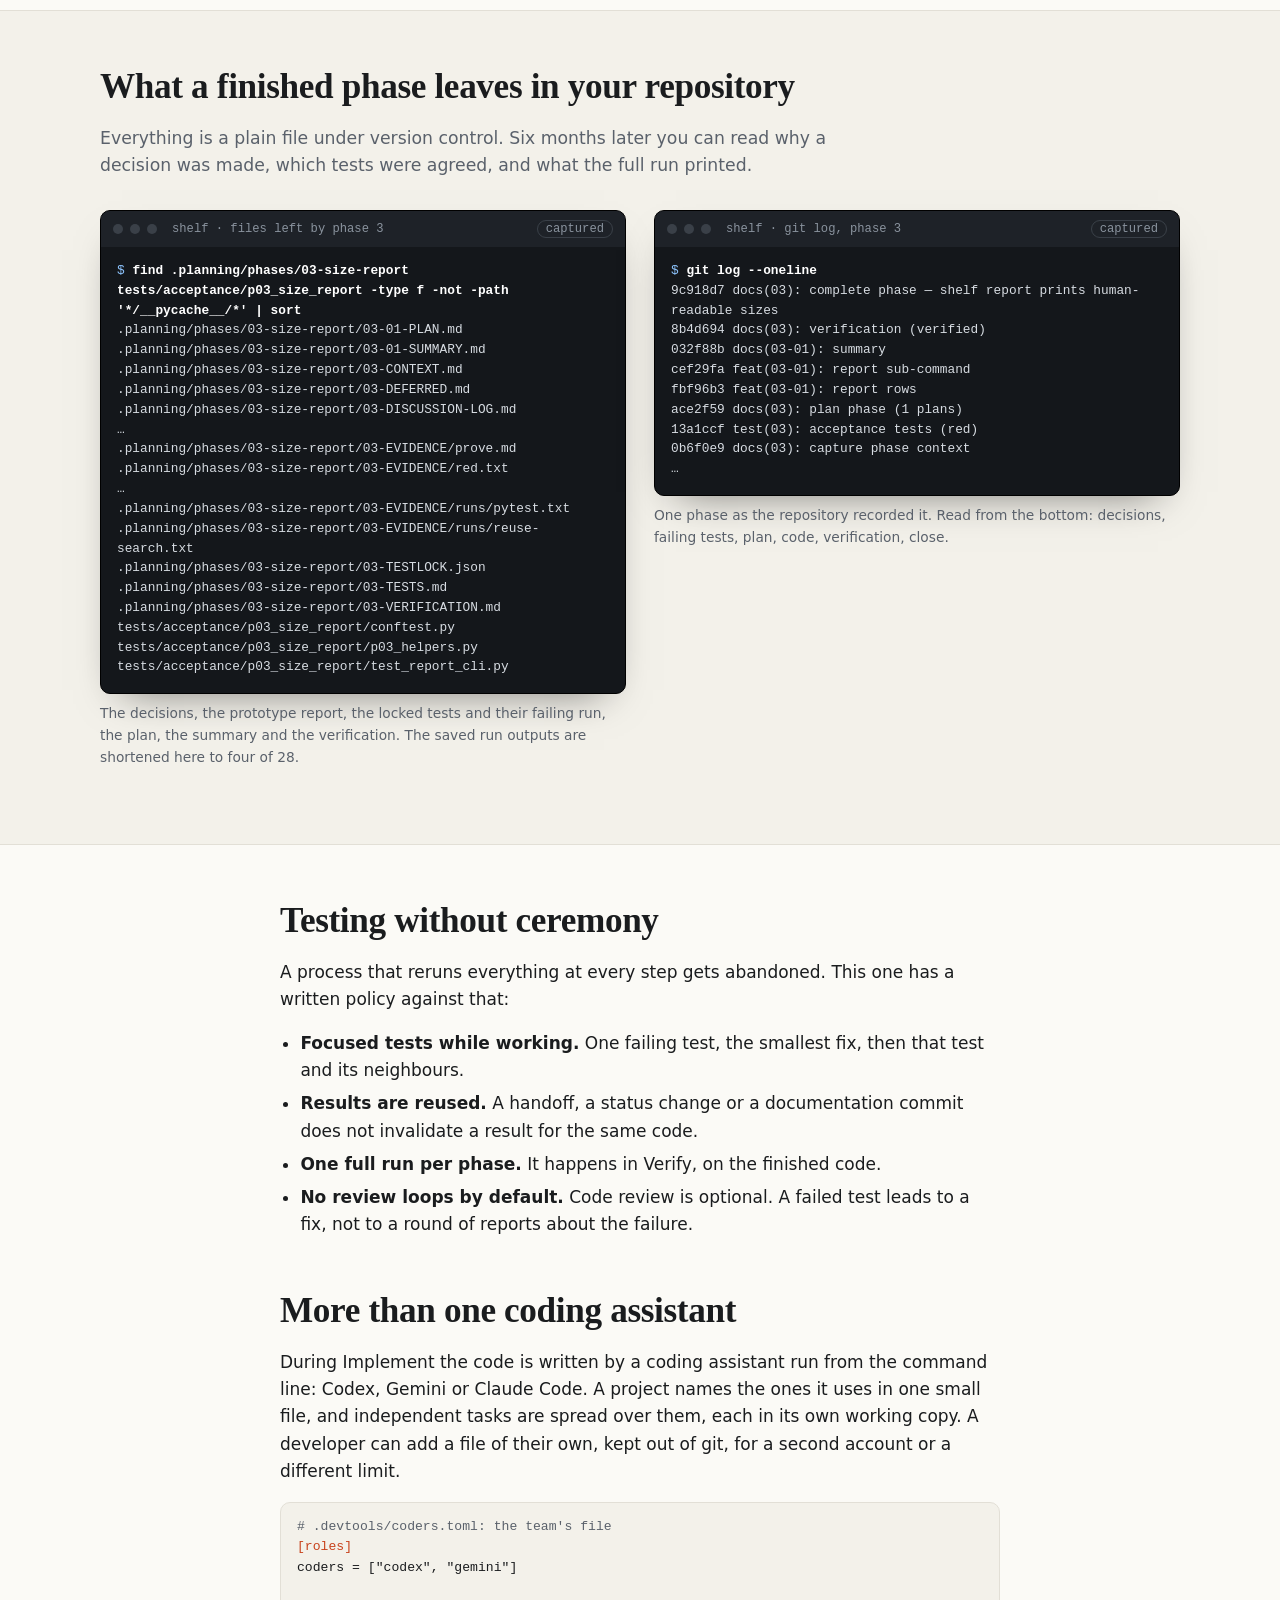
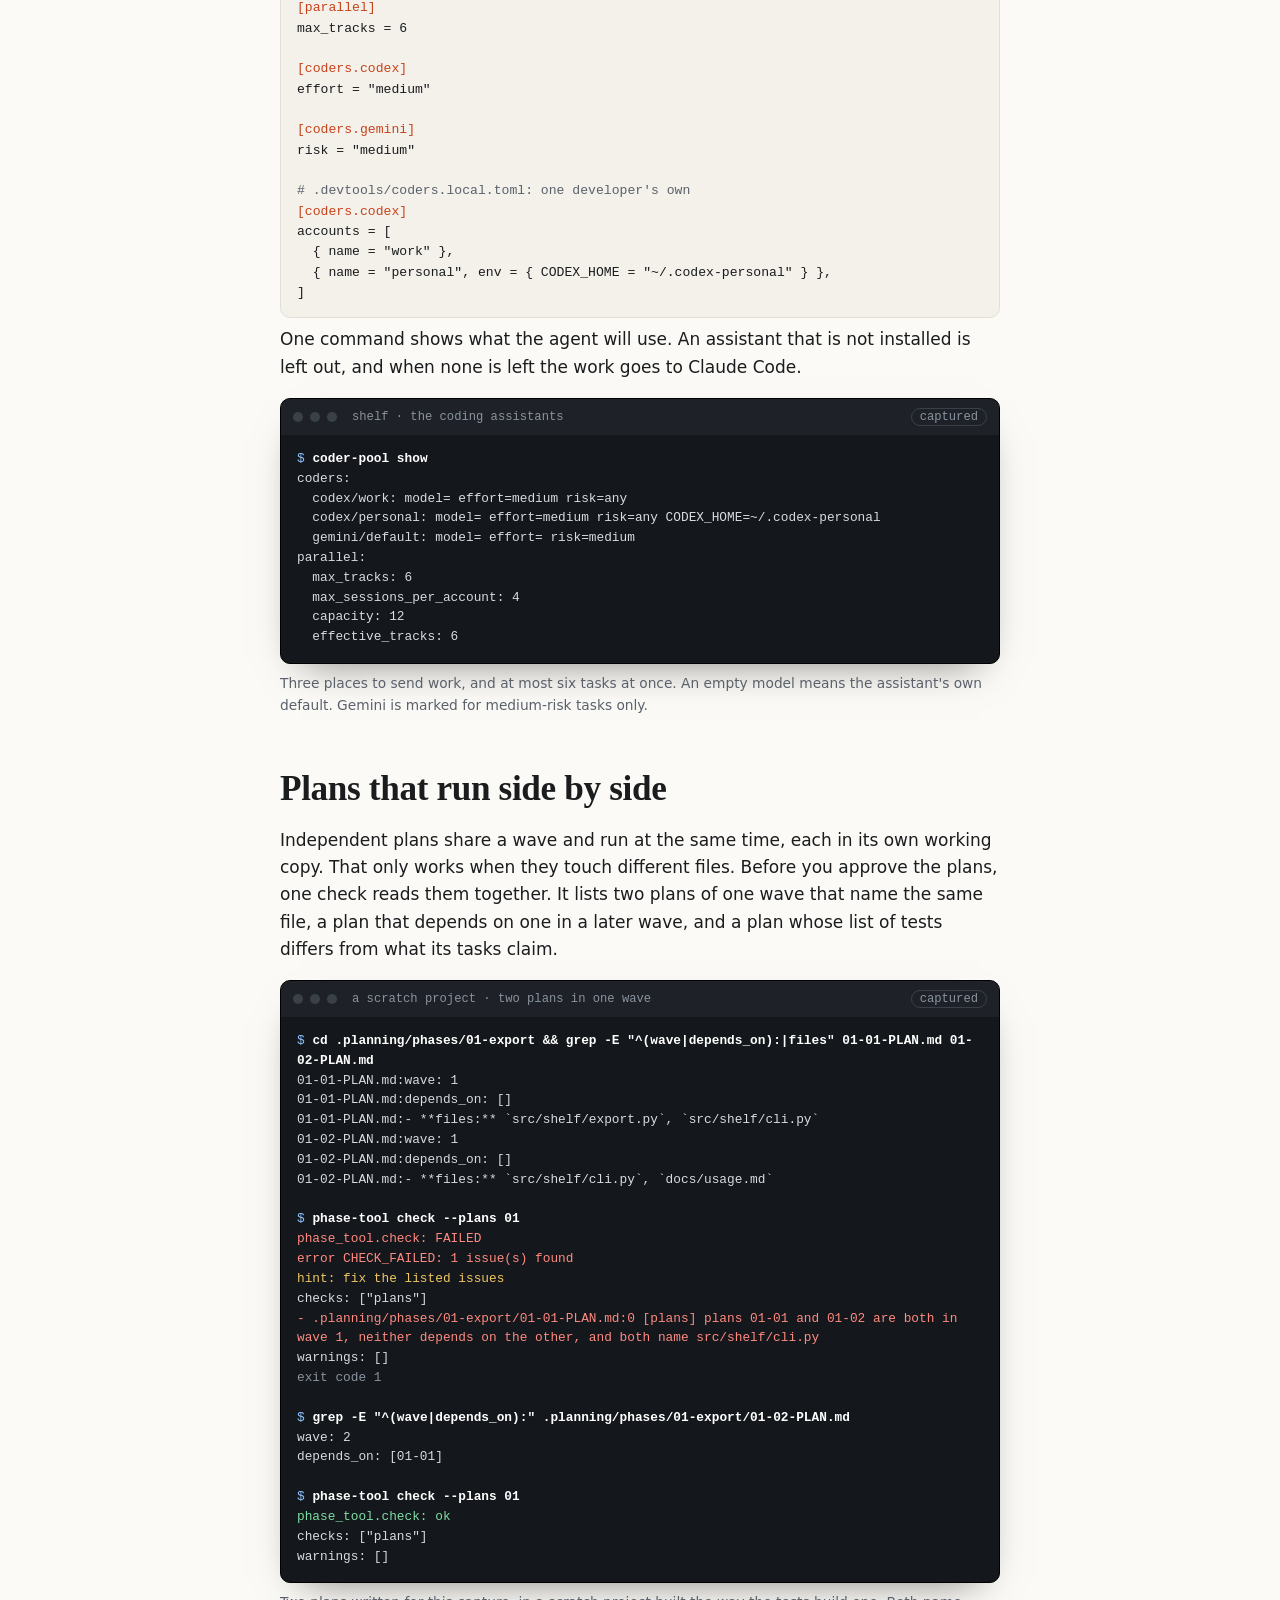
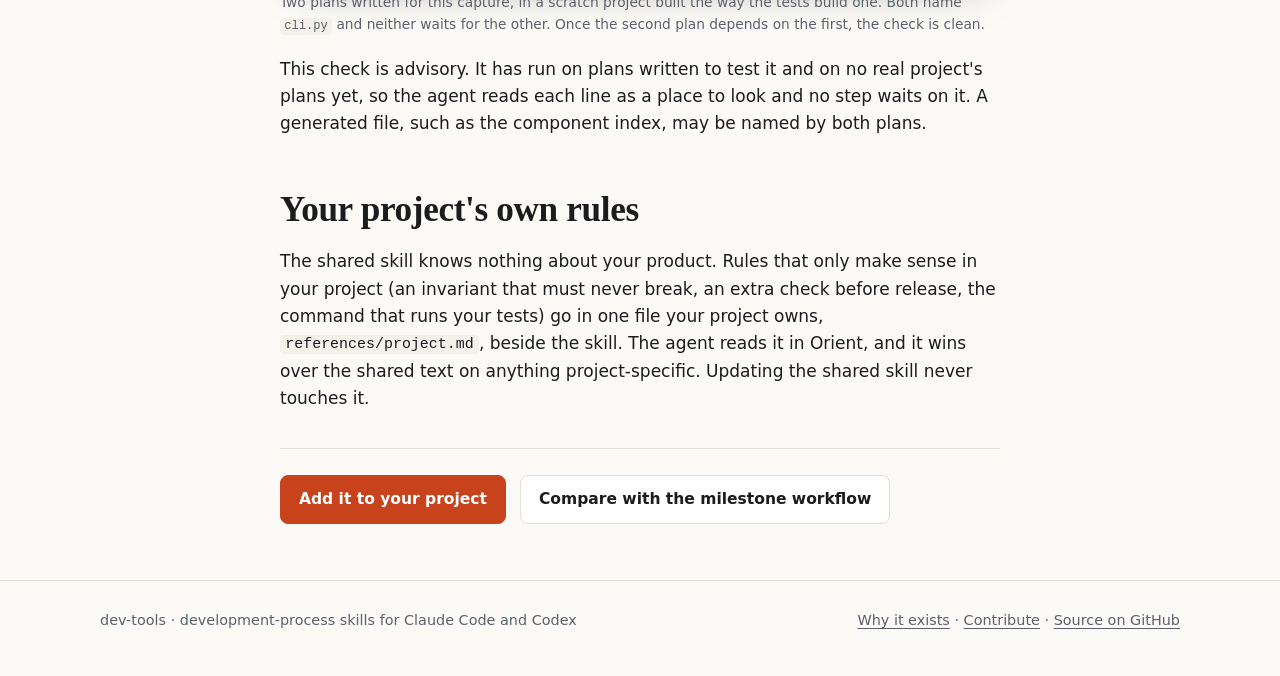
<file: docs/phase.html>
<!doctype html>
<html lang="en">
<head>
<meta charset="utf-8">
<meta name="viewport" content="width=device-width, initial-scale=1">
<title>The phase workflow · dev-tools</title>
<meta name="description" content="How a roadmap phase runs with dev-tools: seven steps, tests locked before code, and your approval at the points that matter.">
<link rel="stylesheet" href="assets/style.css">
</head>
<body>
<header class="nav"><div class="wrap">
  <a class="brand" href="index.html">dev<span>-</span>tools</a>
  <nav>
    <a href="why.html">Why</a>
    <a href="phase.html" aria-current="page">Phase workflow</a>
    <a href="milestone.html">Milestone workflow</a>
    <a href="components.html">Component index</a>
    <a href="handoff.html">Hand-offs</a>
    <a href="adopt.html">Add it to your project</a>
    <a href="contribute.html">Contribute</a>
  </nav>
</div></header>

<main>
<div class="page-head"><div class="wrap">
  <p class="eyebrow">Phase workflow</p>
  <h1>One command runs a phase. Seven steps keep it honest.</h1>
  <p class="lede">You keep a roadmap of phases. You tell the agent which one to run. It works through the same seven steps every time, stops for your approval at four of them, and cannot move on until the step before is really done.</p>
</div></div>

<section><div class="wrap">
  <div class="two">
    <div>
      <h2>What you type</h2>
      <div class="chat">
        <div class="turn you"><div class="who">You</div><div><p class="say">/process-phase 3</p></div></div>
        <div class="turn"><div class="who">Agent</div><div>
          <p>Phase 3, <em>Size report</em>, has not started. It depends on phase 1, which is complete. Phase 2 is independent of it, so starting 3 first is fine.</p>
          <p>The component index already has <code>humanize_bytes</code> in <code>shelf.units</code>, so the report can reuse it. I have three questions about scope before I write anything.</p>
          <p><span class="stop">waits for you</span></p>
        </div></div>
      </div>
      <p class="caption">Illustration of a session's opening, using the demo project from the captures on this site.</p>
    </div>
    <div>
      <h2>Other ways to start</h2>
      <div class="table-scroll"><table>
        <tr><th>You type</th><th>What happens</th></tr>
        <tr><td><code>/process-phase next</code></td><td>The agent reads the project state and picks up where the last session stopped.</td></tr>
        <tr><td><code>/process-phase 3 --step plan</code></td><td>Jumps to one step of a phase, if the earlier steps are done.</td></tr>
        <tr><td><code>/process-phase 3 --mode fast</code></td><td>Asks all its scope questions in one batch instead of several.</td></tr>
        <tr><td><code>/process-phase 2.1</code></td><td>Runs a phase that was inserted between 2 and 3 later on.</td></tr>
      </table></div>
      <p class="caption">The skill only runs when you invoke it. It never starts a phase because a conversation happened to mention one.</p>
    </div>
  </div>
</div></section>

<section class="band"><div class="wrap">
  <div class="section-head">
    <h2>The seven steps</h2>
    <p>Each step needs the one before it and leaves a named file behind. A marked step ends with a stop: the agent shows you what it produced and waits.</p>
  </div>
  <ol class="steps narrow">
    <li>
      <h3>Orient</h3>
      <p>The agent reads where the project stands: the roadmap entry for this phase, the decisions and lessons recorded so far, and your project's own rules. It switches to the phase's branch and resumes unfinished work instead of starting over.</p>
      <p class="leaves"><strong>Leaves behind:</strong> nothing. It only reads.</p>
    </li>
    <li>
      <h3>Discuss <span class="gate">you approve</span></h3>
      <p>The agent finds the choices the roadmap left open and asks you about them in small batches, each with a recommendation. Then it tries the idea by hand before anyone commits to it: it sets a measurable target, takes a baseline on real data, runs a prototype with a time limit (two hours by default), and gives each goal a verdict of <strong>Go</strong>, <strong>Pivot</strong> or <strong>Kill</strong>.</p>
      <p>A goal that did not hold up is dropped here, before tests or code exist for it.</p>
      <p class="leaves"><strong>Leaves behind:</strong> the phase context (your decisions, each marked locked, deferred or left to the implementer) and the prototype report with its verdicts.</p>
    </li>
    <li>
      <h3>Specify <span class="gate">you approve</span></h3>
      <p>The agent writes acceptance tests for the targets that held, and runs them to confirm they fail for the right reason. Then the tests are <strong>locked</strong>: a fingerprint of every test file is recorded. From here on, a change to a locked test is detected, and only your recorded decision can re-lock it.</p>
      <p class="leaves"><strong>Leaves behind:</strong> the acceptance tests, the record of their failing run, and the lock file.</p>
    </li>
    <li>
      <h3>Plan <span class="gate">you approve</span></h3>
      <p>Before planning new code, the agent searches the <a href="components.html">component index</a> for every capability the phase needs and writes down what it found. Each task in the plan names the tests it turns green and the files it may touch. An advisory check reads the plans of the phase together and lists any agreed test that no task turns green and any requirement the plans and the roadmap disagree on.</p>
      <p class="leaves"><strong>Leaves behind:</strong> one or more plans, each with a Reuse section.</p>
    </li>
    <li>
      <h3>Implement</h3>
      <p>The agent supervises; a separate coding agent writes the code, one failing test at a time. Each round is checked before it is accepted: a round that touched a file outside its list, or changed a locked test, is rejected whole. Independent tasks can run side by side in separate working copies, on <a href="#coders">more than one coding assistant</a>.</p>
      <p class="leaves"><strong>Leaves behind:</strong> the code, one commit per task, and a short summary of what was done and what deviated from the plan.</p>
    </li>
    <li>
      <h3>Verify</h3>
      <p>The full test suite runs <strong>once</strong>, on the finished code. Results from earlier focused runs are reused, not repeated. A gap is a real failing test or an unmet exit criterion, and it sends the phase back to planning for that gap only. An advisory check compares what the branch changed with what the plans declared: a file no plan named is a warning to record as a deviation, and a new component no plan named is a finding.</p>
      <p class="leaves"><strong>Leaves behind:</strong> the verification report and the log of the full run.</p>
    </li>
    <li>
      <h3>Close <span class="gate">you approve</span></h3>
      <p>The agent records the lessons, updates the component index with any new code, checks the change against the index and, where the project has them, against its own <a href="components.html">rules</a>, and marks the phase complete. Merging to your base branch and releasing stay your decisions.</p>
      <p class="leaves"><strong>Leaves behind:</strong> an updated roadmap and project state, ready for the next session, which may be a different agent on a different day.</p>
    </li>
  </ol>
</div></section>

<section><div class="wrap">
  <div class="section-head">
    <h2>A real phase, start to finish</h2>
    <p>Phase 3 of the demo project: make <code>shelf report</code> print each file with a readable size, largest first. These four pieces are taken from the files and runs that phase produced.</p>
  </div>
  <div class="two">
    <div>
      <h3 style="margin-top:0">Discuss: try it before committing to it</h3>
<pre class="code"><span class="dim"># 03-EVIDENCE/prove.md (excerpts)</span>

<span class="k">## 2. Baseline on the real asset</span>
  - G1: 57 of 57 files wrong (raw byte counts, no unit)
  - G2: 27 pairs out of order (sorted by path, not by size)

<span class="k">## 3. Timeboxed prototype</span>
- Timebox 2 hours; used a few minutes: two throwaway scripts and one run.
  - G1: 0 of 57 files wrong — **Go**
  - G2: 0 pairs out of order — **Go**</pre>
      <p class="caption">Two goals, each with a number. Measured before, measured again with a 13-line throwaway script, and given a verdict.</p>
    </div>
    <div>
      <h3 style="margin-top:0">Specify: tests that fail for the right reason</h3>
<div class="term"><div class="bar"><i></i><i></i><i></i><b>shelf · the acceptance tests before any code</b><em>captured</em></div>
<pre><span class="p">$</span> <span class="cmd">.venv/bin/pytest --phase 03 -q -p no:cacheprovider --tb=no</span>
FFFFFF.                                                                  [100%]
=========================== short test summary info ============================
<span class="bad">FAILED tests/acceptance/p03_size_report/test_report_cli.py::test_every_file_is_printed_once_with_a_human_readable_size</span>
<span class="bad">FAILED tests/acceptance/p03_size_report/test_report_cli.py::test_largest_file_first_and_equal_sizes_by_path</span>
<span class="bad">FAILED tests/acceptance/p03_size_report/test_report_cli.py::test_a_file_line_is_size_tab_path</span>
<span class="bad">FAILED tests/acceptance/p03_size_report/test_report_cli.py::test_last_line_is_the_total</span>
<span class="bad">FAILED tests/acceptance/p03_size_report/test_report_cli.py::test_an_empty_folder_prints_only_the_total</span>
<span class="bad">FAILED tests/acceptance/p03_size_report/test_report_cli.py::test_a_missing_folder_exits_1</span>
<span class="bad">6 failed, 1 passed, 15 deselected in 0.03s</span>
<span class="dim">exit code 1</span>

<span class="p">$</span> <span class="cmd">phase-tool testlock --phase 03 --write</span>
<span class="ok">phase_tool.testlock: ok</span>
phase: 03
…
lock: .planning/phases/03-size-report/03-TESTLOCK.json
fixtures: {}
relock: None</pre></div>
      <p class="caption">Six tests fail because the command does not exist yet. Then the three test files are locked.</p>
    </div>
    <div>
      <h3 style="margin-top:0">Plan: what already exists</h3>
<pre class="code"><span class="dim"># 03-01-PLAN.md (excerpt, search phrases shortened)</span>

<span class="k">## Reuse</span>

searched: "human readable size", "walk a folder", "sort rows largest first", "build report rows", "add a sub-command"
reuse: fs.scan, format.sizes, cli.commands (adapt: one more sub-command)
new_component: report.rows because no component orders file entries by size or pairs each with its formatted size</pre>
      <p class="caption">Three existing components reused, one new one justified. This is in front of you when you approve the plan.</p>
    </div>
    <div>
      <h3 style="margin-top:0">The result</h3>
<div class="term"><div class="bar"><i></i><i></i><i></i><b>shelf · the new command</b><em>captured</em></div>
<pre><span class="p">$</span> <span class="cmd">.venv/bin/shelf report sample</span>
2.5 MB	photos/holiday.raw
48.2 kB	photos/thumb.jpg
1.5 kB	notes/todo.txt
5 B	notes/shopping.txt
0 B	empty.log
5 files, 2.5 MB

<span class="p">$</span> <span class="cmd">.venv/bin/shelf report no-such-folder</span>
shelf: not a folder: no-such-folder
<span class="dim">exit code 1</span></pre></div>
      <p class="caption">What phase 3 delivered, run on a small sample folder.</p>
    </div>
  </div>
</div></section>

<section class="band"><div class="wrap">
  <div class="section-head">
    <h2>What stops an agent from cutting corners</h2>
    <p>The steps are enforced by a small state tool that ships with the skill. The agent calls it for every transition; it refuses when the work is not there. These are captures from the demo project.</p>
  </div>

  <div class="feature">
    <div>
      <h3>It cannot skip ahead</h3>
      <p>A phase that has not been discussed cannot be marked implemented, and it cannot be closed before it is verified. The tool names the only move that is allowed.</p>
    </div>
    <div>
<div class="term"><div class="bar"><i></i><i></i><i></i><b>shelf · trying to skip ahead</b><em>captured</em></div>
<pre><span class="p">$</span> <span class="cmd">phase-tool status --brief</span>
<span class="ok">phase_tool.status: ok</span>
current_phase: 03
phase_status: not_started
active_step: None
next_step: discuss

<span class="p">$</span> <span class="cmd">phase-tool advance --to implemented</span>
<span class="bad">phase_tool.advance: FAILED</span>
<span class="bad">error INVALID_TRANSITION: not_started -&gt; implemented is not allowed</span>
<span class="warn">hint: allowed: context_approved</span>
phase: 03
from: not_started
to: implemented
<span class="dim">exit code 1</span>

<span class="p">$</span> <span class="cmd">phase-tool complete --phase 03</span>
<span class="bad">phase_tool.complete: FAILED</span>
<span class="bad">error NOT_VERIFIED: phase 03 must be the current phase with status verified</span>
<span class="warn">hint: run the Verify step and advance --to verified first</span>
<span class="dim">exit code 1</span></pre></div>
      <p class="caption">The phase has not started. Marking it implemented, or closing it, is refused.</p>
    </div>
  </div>

  <div class="feature flip">
    <div>
      <h3>It cannot bend a test to pass</h3>
      <p>Once tests are approved, their contents are fingerprinted. Here one assertion is weakened from an exact value to "ends with MB". The check names the file, and the plan cannot be approved until it is put back. Changing a locked test takes a decision you approve, recorded with an id, in its own commit.</p>
    </div>
    <div>
<div class="term"><div class="bar"><i></i><i></i><i></i><b>shelf · a locked test is changed</b><em>captured</em></div>
<pre><span class="p">$</span> <span class="cmd">git diff -U0 tests/acceptance/p03_size_report/test_report_cli.py | tail -3</span>
@@ -32 +32 @@ def test_last_line_is_the_total(sample_tree, capsys):
<span class="bad">-    assert total == &quot;5 files, 12.0 MB&quot;</span>
+    assert total.endswith(&quot;MB&quot;)

<span class="p">$</span> <span class="cmd">phase-tool check --testlock 03</span>
<span class="bad">phase_tool.check: FAILED</span>
<span class="bad">error CHECK_FAILED: 1 issue(s) found</span>
<span class="warn">hint: fix the listed issues</span>
checks: [&quot;testlock&quot;]
<span class="bad">- tests/acceptance/p03_size_report/test_report_cli.py:0 [testlock] locked test modified</span>
<span class="dim">exit code 1</span>

<span class="p">$</span> <span class="cmd">git checkout -- tests/acceptance/p03_size_report/test_report_cli.py</span>

<span class="p">$</span> <span class="cmd">phase-tool check --testlock 03</span>
<span class="ok">phase_tool.check: ok</span>
checks: [&quot;testlock&quot;]</pre></div>
      <p class="caption">An assertion is weakened, the check fails and names the file; the file is restored and the check passes.</p>
    </div>
  </div>

  <div class="feature">
    <div>
      <h3>It always knows where it is</h3>
      <p>The current phase, the current step and the files still missing live in the repository, not in the agent's memory. A new session, or a different agent, reads the same state and continues. Here the plan is approved and the tool lists what must exist before the work can be called implemented.</p>
    </div>
    <div>
<div class="term"><div class="bar"><i></i><i></i><i></i><b>shelf · where the phase stands</b><em>captured</em></div>
<pre><span class="p">$</span> <span class="cmd">phase-tool status --phase 03</span>
<span class="ok">phase_tool.status: ok</span>
current_phase: 03
phase_status: plan_approved
active_step: implement
next_step: implement
completed_phases: [&quot;00&quot;, &quot;01&quot;]
…
phase_title: Size report
…
branch: phase/03-size-report
…

<span class="p">$</span> <span class="cmd">phase-tool advance --to implemented</span>
<span class="bad">phase_tool.advance: FAILED</span>
<span class="bad">error GATE_BLOCKED: plan_approved -&gt; implemented blocked by 2 unmet prerequisite(s)</span>
<span class="warn">hint: produce the artifacts in the right step; missing artifacts (only) may be waived with --override DEC-NNN after a human-approved DEC</span>
phase: 03
from: plan_approved
to: implemented
problems: [&quot;parity: missing 03-EVIDENCE/parity/G1.md&quot;, &quot;missing artifact: 03-MM-SUMMARY.md&quot;]
hard: [&quot;parity: missing 03-EVIDENCE/parity/G1.md&quot;]
<span class="dim">exit code 1</span></pre></div>
      <p class="caption">The state names the phase, its status and the step in progress. Moving on is blocked until two named files exist.</p>
    </div>
  </div>

  <div class="feature flip">
    <div>
      <h3>A coding round that strays is rejected</h3>
      <p>During Implement, each round of the coding agent gets a list of files it may touch and a size limit. A check runs after every round. Here the first round is too large and leaves files outside its list; later, a round that edits a locked test is caught the same way. A rejected round is thrown away, not patched up.</p>
    </div>
    <div>
<div class="term"><div class="bar"><i></i><i></i><i></i><b>shelf · checking a coding round</b><em>captured</em></div>
<pre><span class="p">$</span> <span class="cmd">scope-check --allow src/shelf/report.py --allow &#x27;tests/unit/shelf/*&#x27; --max-added 60</span>
outside allowlist: .planning/phases/03-size-report/03-EVIDENCE/briefs/03-01-T1-1.md
outside allowlist: .planning/phases/03-size-report/03-EVIDENCE/runs/03-01-T1-green.txt
outside allowlist: .planning/phases/03-size-report/03-EVIDENCE/runs/03-01-T1-red.txt
added 76 lines exceeds max-added 60
<span class="dim">exit code 1</span>

<span class="p">$</span> <span class="cmd">scope-check --allow src/shelf/report.py --allow &#x27;tests/unit/shelf/*&#x27; --allow &#x27;.planning/phases/03-size-report/03-EVIDENCE/*&#x27; --max-added 100</span>
outside allowlist: tests/acceptance/p03_size_report/test_report_cli.py
<span class="dim">exit code 1</span></pre></div>
      <p class="caption">First: files outside the allowed list, and 76 added lines against a limit of 60. Second: a locked test was edited.</p>
    </div>
  </div>
</div></section>

<section><div class="wrap">
  <div class="section-head">
    <h2>Phases do not have to run in order</h2>
    <p>The roadmap numbers phases, but only the <em>depends on</em> line of each phase decides what can start. Two phases that depend on the same finished phase are independent, and either can go first. Starting out of numeric order takes a one-line decision on record, so the choice is visible later.</p>
  </div>
  <div class="two">
    <div>
<div class="term"><div class="bar"><i></i><i></i><i></i><b>shelf · starting phase 3 before phase 2</b><em>captured</em></div>
<pre><span class="p">$</span> <span class="cmd">phase-tool activate --phase 3 --dec DEC-002</span>
<span class="bad">phase_tool.activate: FAILED</span>
<span class="bad">error UNKNOWN_DEC: DEC-002 is not a row in .planning/DECISIONS.md</span>
<span class="warn">hint: write the DEC row (reason, human approval) before using it</span>
<span class="dim">exit code 1</span>

<span class="p">$</span> <span class="cmd">phase-tool activate --phase 4 --dec DEC-002</span>
<span class="bad">phase_tool.activate: FAILED</span>
<span class="bad">error NOT_ACTIVATABLE: phase 04 has incomplete dependencies</span>
<span class="dim">exit code 1</span>

<span class="p">$</span> <span class="cmd">phase-tool activate --phase 3 --dec DEC-002</span>
<span class="ok">phase_tool.activate: ok</span>
phase: 03
dec: DEC-002
phase_status: not_started</pre></div>
      <p class="caption">First try: the decision is not on record yet. Phase 4 is refused because it depends on unfinished work. Phase 3 starts once the decision is written down.</p>
    </div>
    <div>
<div class="term"><div class="bar"><i></i><i></i><i></i><b>shelf · closing phase 3 before phase 2</b><em>captured</em></div>
<pre><span class="p">$</span> <span class="cmd">phase-tool status --brief</span>
<span class="ok">phase_tool.status: ok</span>
current_phase: 03
phase_status: verified
active_step: close
next_step: close

<span class="p">$</span> <span class="cmd">phase-tool complete --phase 03</span>
<span class="ok">phase_tool.complete: ok</span>
phase: 03
completed_phases: [&quot;00&quot;, &quot;01&quot;, &quot;03&quot;]
current_phase: 02
validated_reqs: 1
updated: [&quot;.planning/ROADMAP.md&quot;, &quot;.planning/STATE.md&quot;, &quot;.planning/REQUIREMENTS.md&quot;]

<span class="p">$</span> <span class="cmd">phase-tool status --brief</span>
<span class="ok">phase_tool.status: ok</span>
current_phase: 02
phase_status: not_started
active_step: None
next_step: discuss</pre></div>
      <p class="caption">Phase 3 is closed while phase 2 was never started. The tool goes back to phase 2, the one that can start, and not on to phase 4, which is still blocked.</p>
    </div>
  </div>
</div></section>

<section class="band"><div class="wrap">
  <div class="section-head">
    <h2>What a finished phase leaves in your repository</h2>
    <p>Everything is a plain file under version control. Six months later you can read why a decision was made, which tests were agreed, and what the full run printed.</p>
  </div>
  <div class="two">
    <div>
<div class="term"><div class="bar"><i></i><i></i><i></i><b>shelf · files left by phase 3</b><em>captured</em></div>
<pre><span class="p">$</span> <span class="cmd">find .planning/phases/03-size-report tests/acceptance/p03_size_report -type f -not -path &#x27;*/__pycache__/*&#x27; | sort</span>
.planning/phases/03-size-report/03-01-PLAN.md
.planning/phases/03-size-report/03-01-SUMMARY.md
.planning/phases/03-size-report/03-CONTEXT.md
.planning/phases/03-size-report/03-DEFERRED.md
.planning/phases/03-size-report/03-DISCUSSION-LOG.md
…
.planning/phases/03-size-report/03-EVIDENCE/prove.md
.planning/phases/03-size-report/03-EVIDENCE/red.txt
…
.planning/phases/03-size-report/03-EVIDENCE/runs/pytest.txt
.planning/phases/03-size-report/03-EVIDENCE/runs/reuse-search.txt
.planning/phases/03-size-report/03-TESTLOCK.json
.planning/phases/03-size-report/03-TESTS.md
.planning/phases/03-size-report/03-VERIFICATION.md
tests/acceptance/p03_size_report/conftest.py
tests/acceptance/p03_size_report/p03_helpers.py
tests/acceptance/p03_size_report/test_report_cli.py</pre></div>
      <p class="caption">The decisions, the prototype report, the locked tests and their failing run, the plan, the summary and the verification. The saved run outputs are shortened here to four of 28.</p>
    </div>
    <div>
<div class="term"><div class="bar"><i></i><i></i><i></i><b>shelf · git log, phase 3</b><em>captured</em></div>
<pre><span class="p">$</span> <span class="cmd">git log --oneline</span>
9c918d7 docs(03): complete phase — shelf report prints human-readable sizes
8b4d694 docs(03): verification (verified)
032f88b docs(03-01): summary
cef29fa feat(03-01): report sub-command
fbf96b3 feat(03-01): report rows
ace2f59 docs(03): plan phase (1 plans)
13a1ccf test(03): acceptance tests (red)
0b6f0e9 docs(03): capture phase context
…</pre></div>
      <p class="caption">One phase as the repository recorded it. Read from the bottom: decisions, failing tests, plan, code, verification, close.</p>
    </div>
  </div>
</div></section>

<section><div class="wrap narrow">
  <h2>Testing without ceremony</h2>
  <p>A process that reruns everything at every step gets abandoned. This one has a written policy against that:</p>
  <ul>
    <li><strong>Focused tests while working.</strong> One failing test, the smallest fix, then that test and its neighbours.</li>
    <li><strong>Results are reused.</strong> A handoff, a status change or a documentation commit does not invalidate a result for the same code.</li>
    <li><strong>One full run per phase.</strong> It happens in Verify, on the finished code.</li>
    <li><strong>No review loops by default.</strong> Code review is optional. A failed test leads to a fix, not to a round of reports about the failure.</li>
  </ul>
  <h2 id="coders">More than one coding assistant</h2>
  <p>During Implement the code is written by a coding assistant run from the command line: Codex, Gemini or Claude Code. A project names the ones it uses in one small file, and independent tasks are spread over them, each in its own working copy. A developer can add a file of their own, kept out of git, for a second account or a different limit.</p>
<pre class="code"><span class="dim"># .devtools/coders.toml: the team's file</span>
<span class="k">[roles]</span>
coders = ["codex", "gemini"]

<span class="k">[parallel]</span>
max_tracks = 6

<span class="k">[coders.codex]</span>
effort = "medium"

<span class="k">[coders.gemini]</span>
risk = "medium"

<span class="dim"># .devtools/coders.local.toml: one developer's own</span>
<span class="k">[coders.codex]</span>
accounts = [
  { name = "work" },
  { name = "personal", env = { CODEX_HOME = "~/.codex-personal" } },
]</pre>
  <p>One command shows what the agent will use. An assistant that is not installed is left out, and when none is left the work goes to Claude Code.</p>
<div class="term"><div class="bar"><i></i><i></i><i></i><b>shelf · the coding assistants</b><em>captured</em></div>
<pre><span class="p">$</span> <span class="cmd">coder-pool show</span>
coders:
  codex/work: model= effort=medium risk=any
  codex/personal: model= effort=medium risk=any CODEX_HOME=~/.codex-personal
  gemini/default: model= effort= risk=medium
parallel:
  max_tracks: 6
  max_sessions_per_account: 4
  capacity: 12
  effective_tracks: 6</pre></div>
  <p class="caption">Three places to send work, and at most six tasks at once. An empty model means the assistant's own default. Gemini is marked for medium-risk tasks only.</p>
  <h2 id="parallel">Plans that run side by side</h2>
  <p>Independent plans share a wave and run at the same time, each in its own working copy. That only works when they touch different files. Before you approve the plans, one check reads them together. It lists two plans of one wave that name the same file, a plan that depends on one in a later wave, and a plan whose list of tests differs from what its tasks claim.</p>
<div class="term"><div class="bar"><i></i><i></i><i></i><b>a scratch project · two plans in one wave</b><em>captured</em></div>
<pre><span class="p">$</span> <span class="cmd">cd .planning/phases/01-export &amp;&amp; grep -E &quot;^(wave|depends_on):|files&quot; 01-01-PLAN.md 01-02-PLAN.md</span>
01-01-PLAN.md:wave: 1
01-01-PLAN.md:depends_on: []
01-01-PLAN.md:- **files:** `src/shelf/export.py`, `src/shelf/cli.py`
01-02-PLAN.md:wave: 1
01-02-PLAN.md:depends_on: []
01-02-PLAN.md:- **files:** `src/shelf/cli.py`, `docs/usage.md`

<span class="p">$</span> <span class="cmd">phase-tool check --plans 01</span>
<span class="bad">phase_tool.check: FAILED</span>
<span class="bad">error CHECK_FAILED: 1 issue(s) found</span>
<span class="warn">hint: fix the listed issues</span>
checks: [&quot;plans&quot;]
<span class="bad">- .planning/phases/01-export/01-01-PLAN.md:0 [plans] plans 01-01 and 01-02 are both in wave 1, neither depends on the other, and both name src/shelf/cli.py</span>
warnings: []
<span class="dim">exit code 1</span>

<span class="p">$</span> <span class="cmd">grep -E &quot;^(wave|depends_on):&quot; .planning/phases/01-export/01-02-PLAN.md</span>
wave: 2
depends_on: [01-01]

<span class="p">$</span> <span class="cmd">phase-tool check --plans 01</span>
<span class="ok">phase_tool.check: ok</span>
checks: [&quot;plans&quot;]
warnings: []</pre></div>
  <p class="caption">Two plans written for this capture, in a scratch project built the way the tests build one. Both name <code>cli.py</code> and neither waits for the other. Once the second plan depends on the first, the check is clean.</p>
  <p>This check is advisory. It has run on plans written to test it and on no real project's plans yet, so the agent reads each line as a place to look and no step waits on it. A generated file, such as the component index, may be named by both plans.</p>
  <h2>Your project's own rules</h2>
  <p>The shared skill knows nothing about your product. Rules that only make sense in your project (an invariant that must never break, an extra check before release, the command that runs your tests) go in one file your project owns, <code>references/project.md</code>, beside the skill. The agent reads it in Orient, and it wins over the shared text on anything project-specific. Updating the shared skill never touches it.</p>
  <div class="next">
    <a class="btn primary" href="adopt.html">Add it to your project</a>
    <a class="btn" href="milestone.html">Compare with the milestone workflow</a>
  </div>
</div></section>
</main>

<footer><div class="wrap">
  <span>dev-tools · development-process skills for Claude Code and Codex</span>
  <span><a href="why.html">Why it exists</a> · <a href="contribute.html">Contribute</a> · <a href="https://github.com/vasiloglou/dev-tools">Source on GitHub</a></span>
</div></footer>
</body>
</html>
</file>
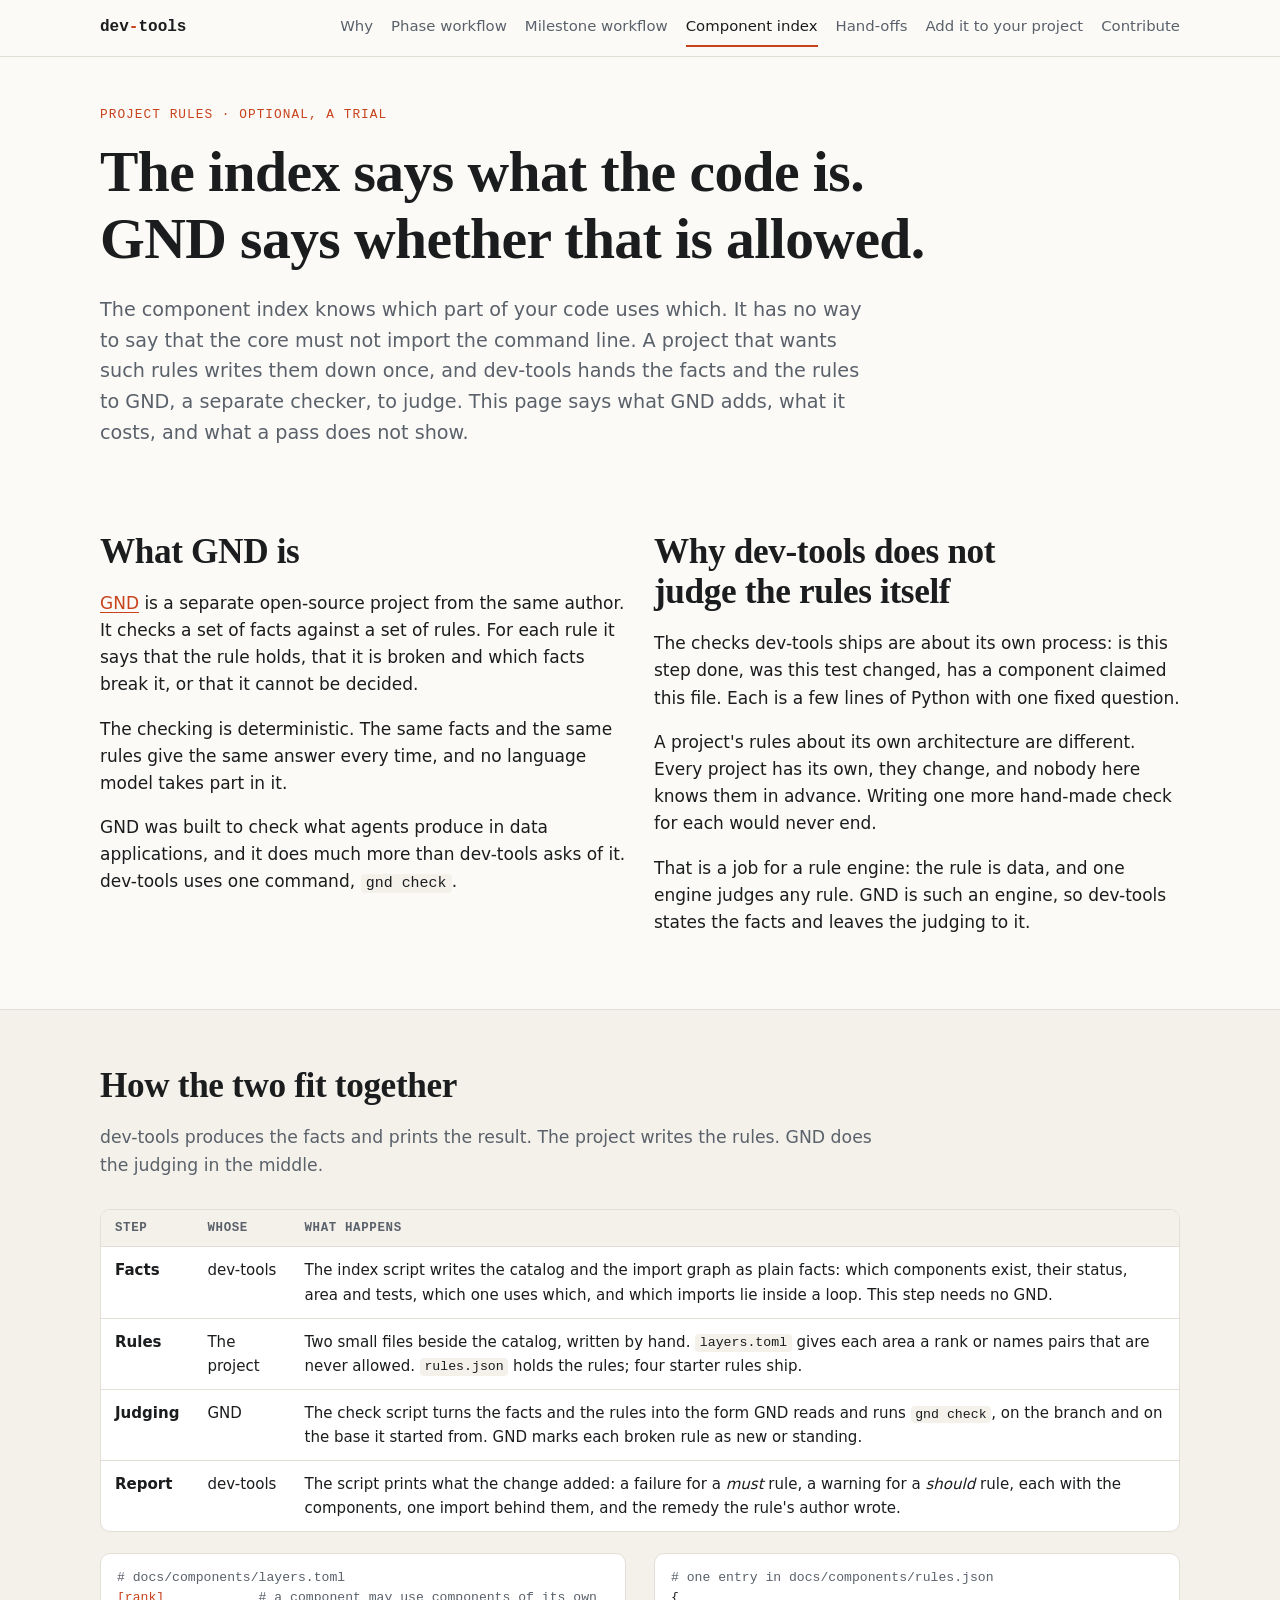
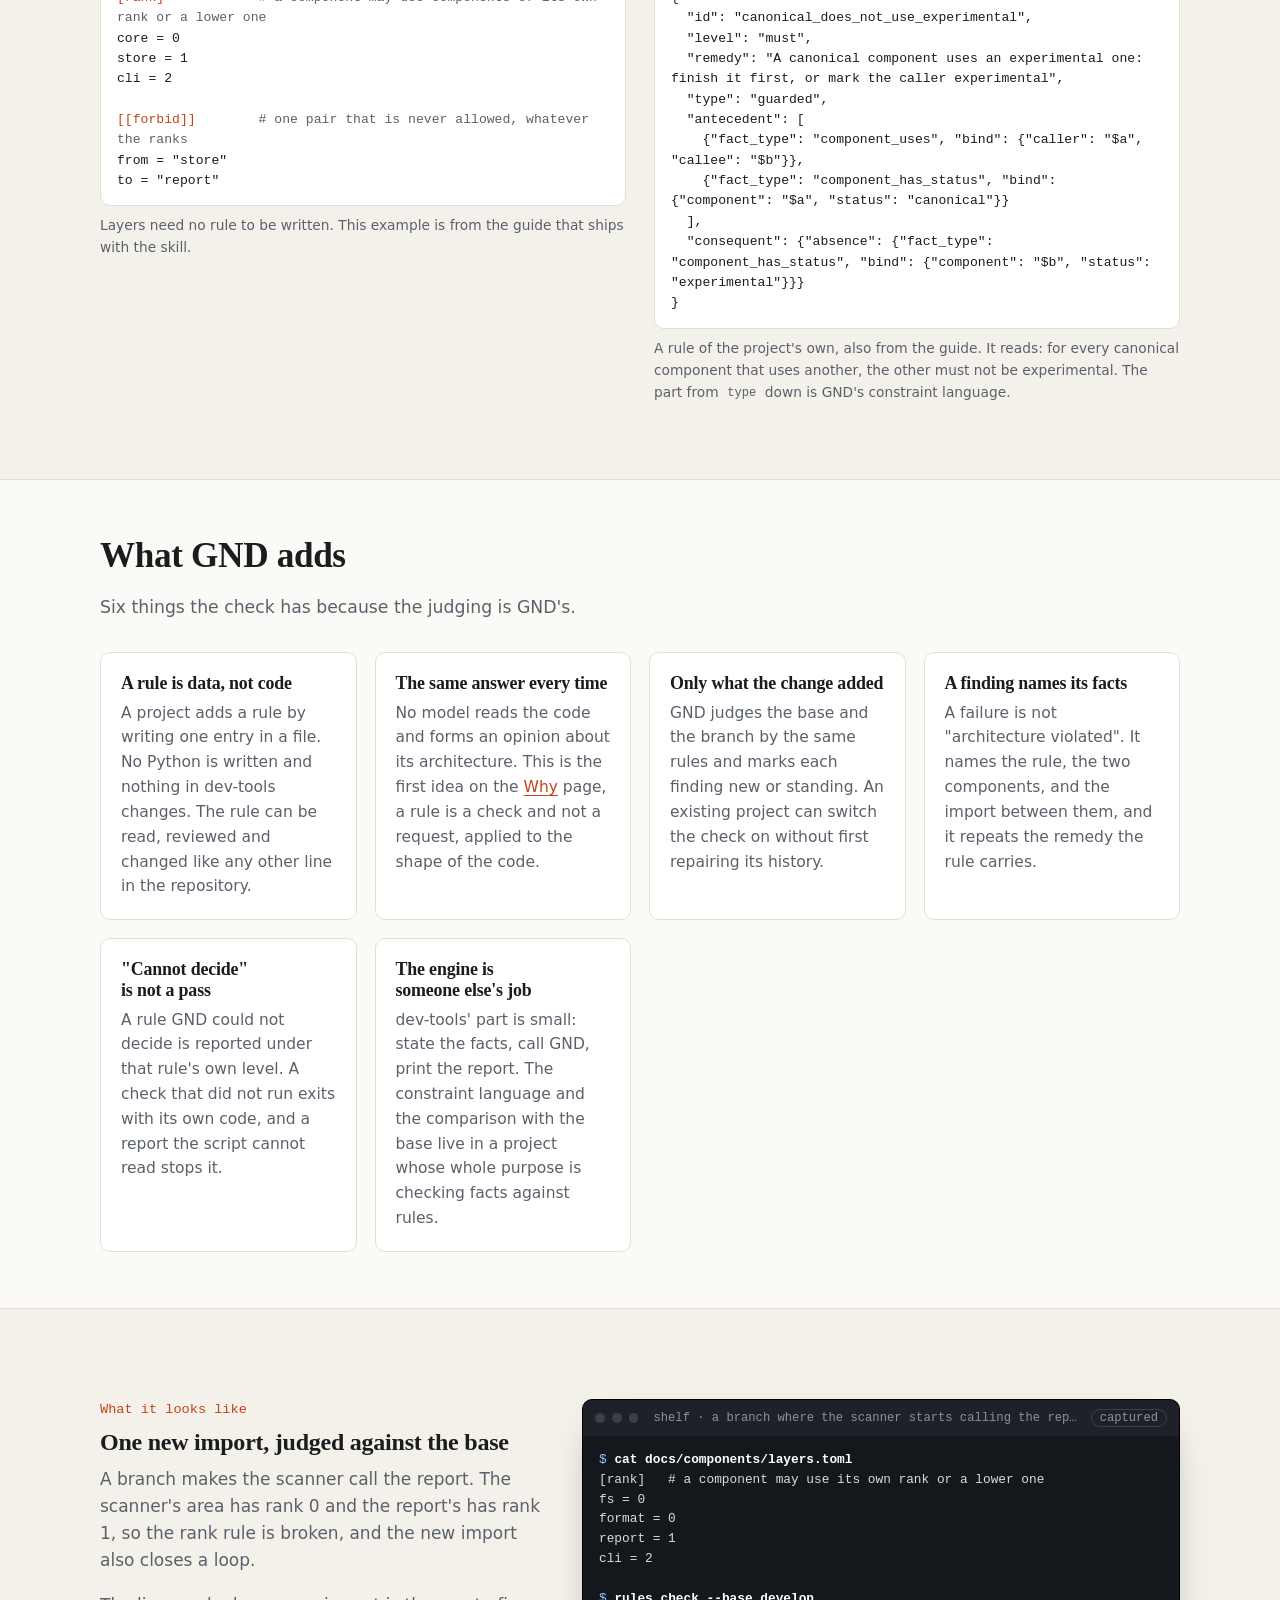
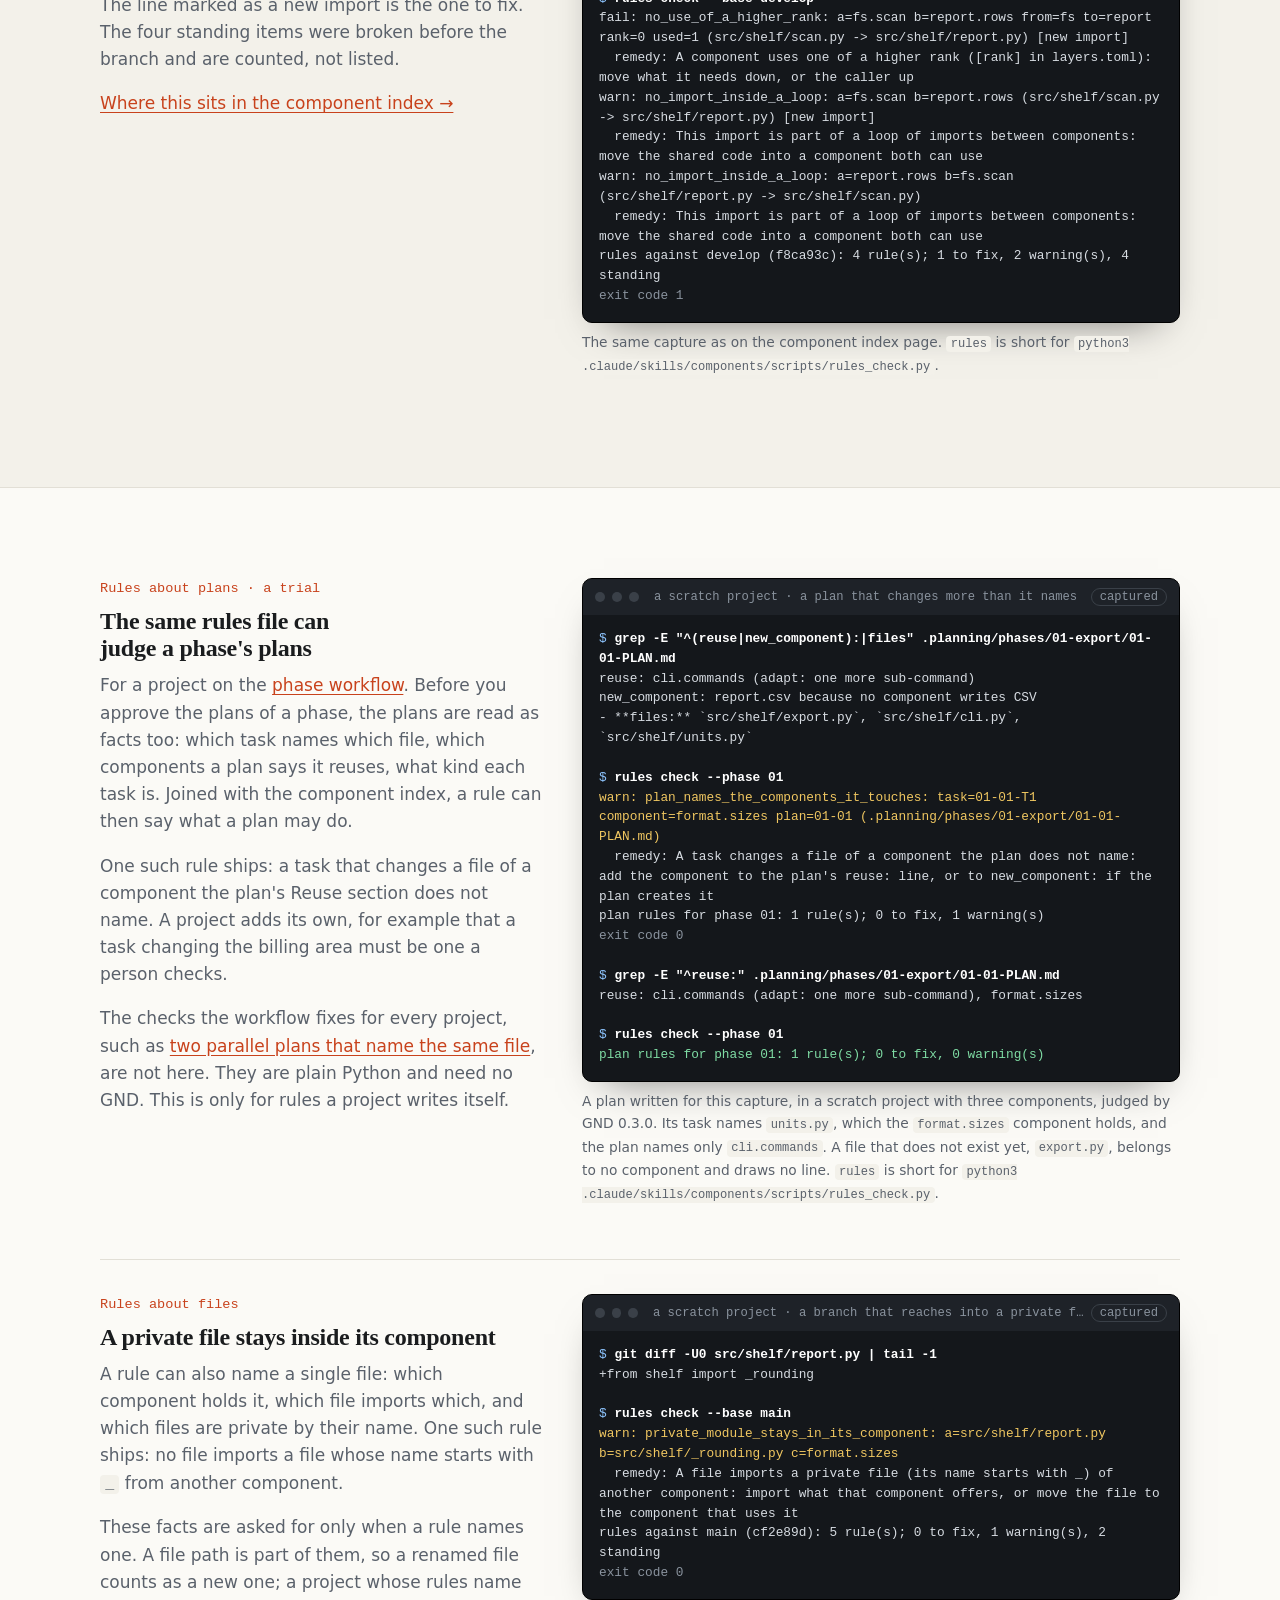
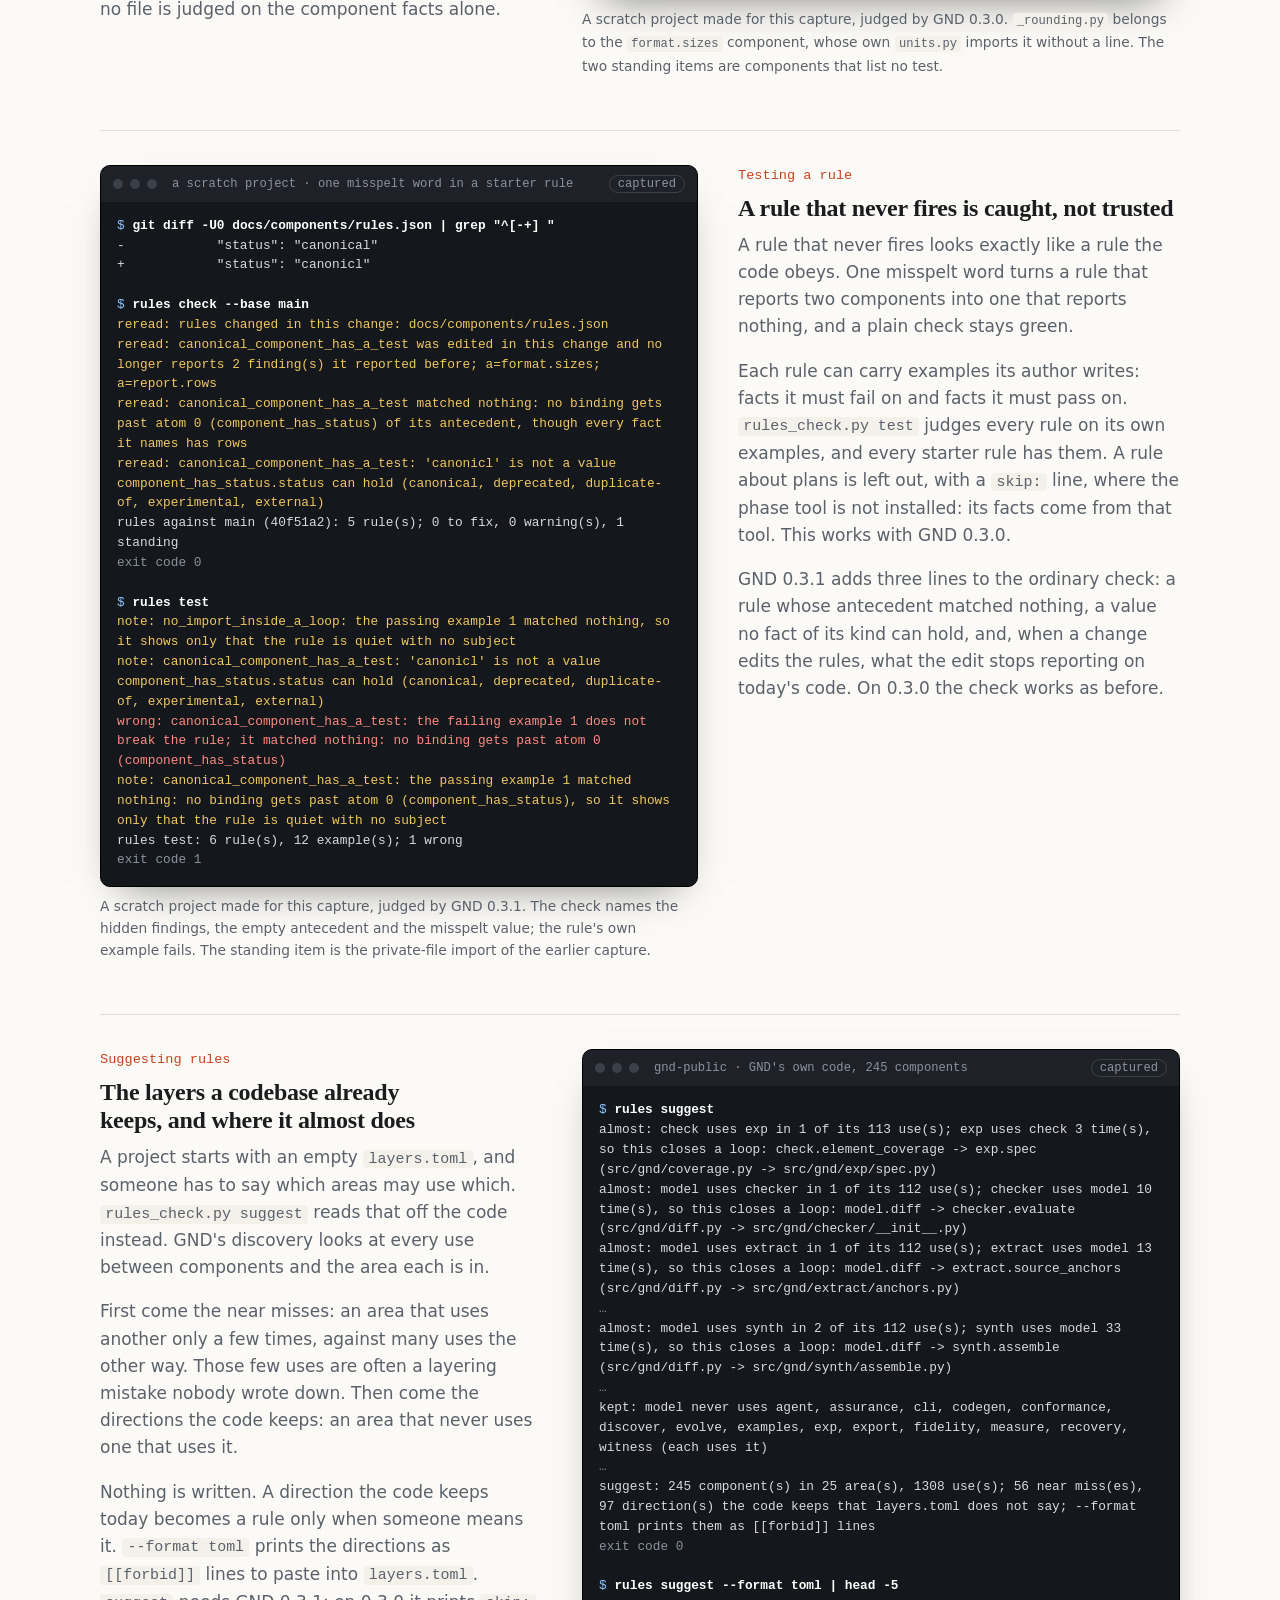
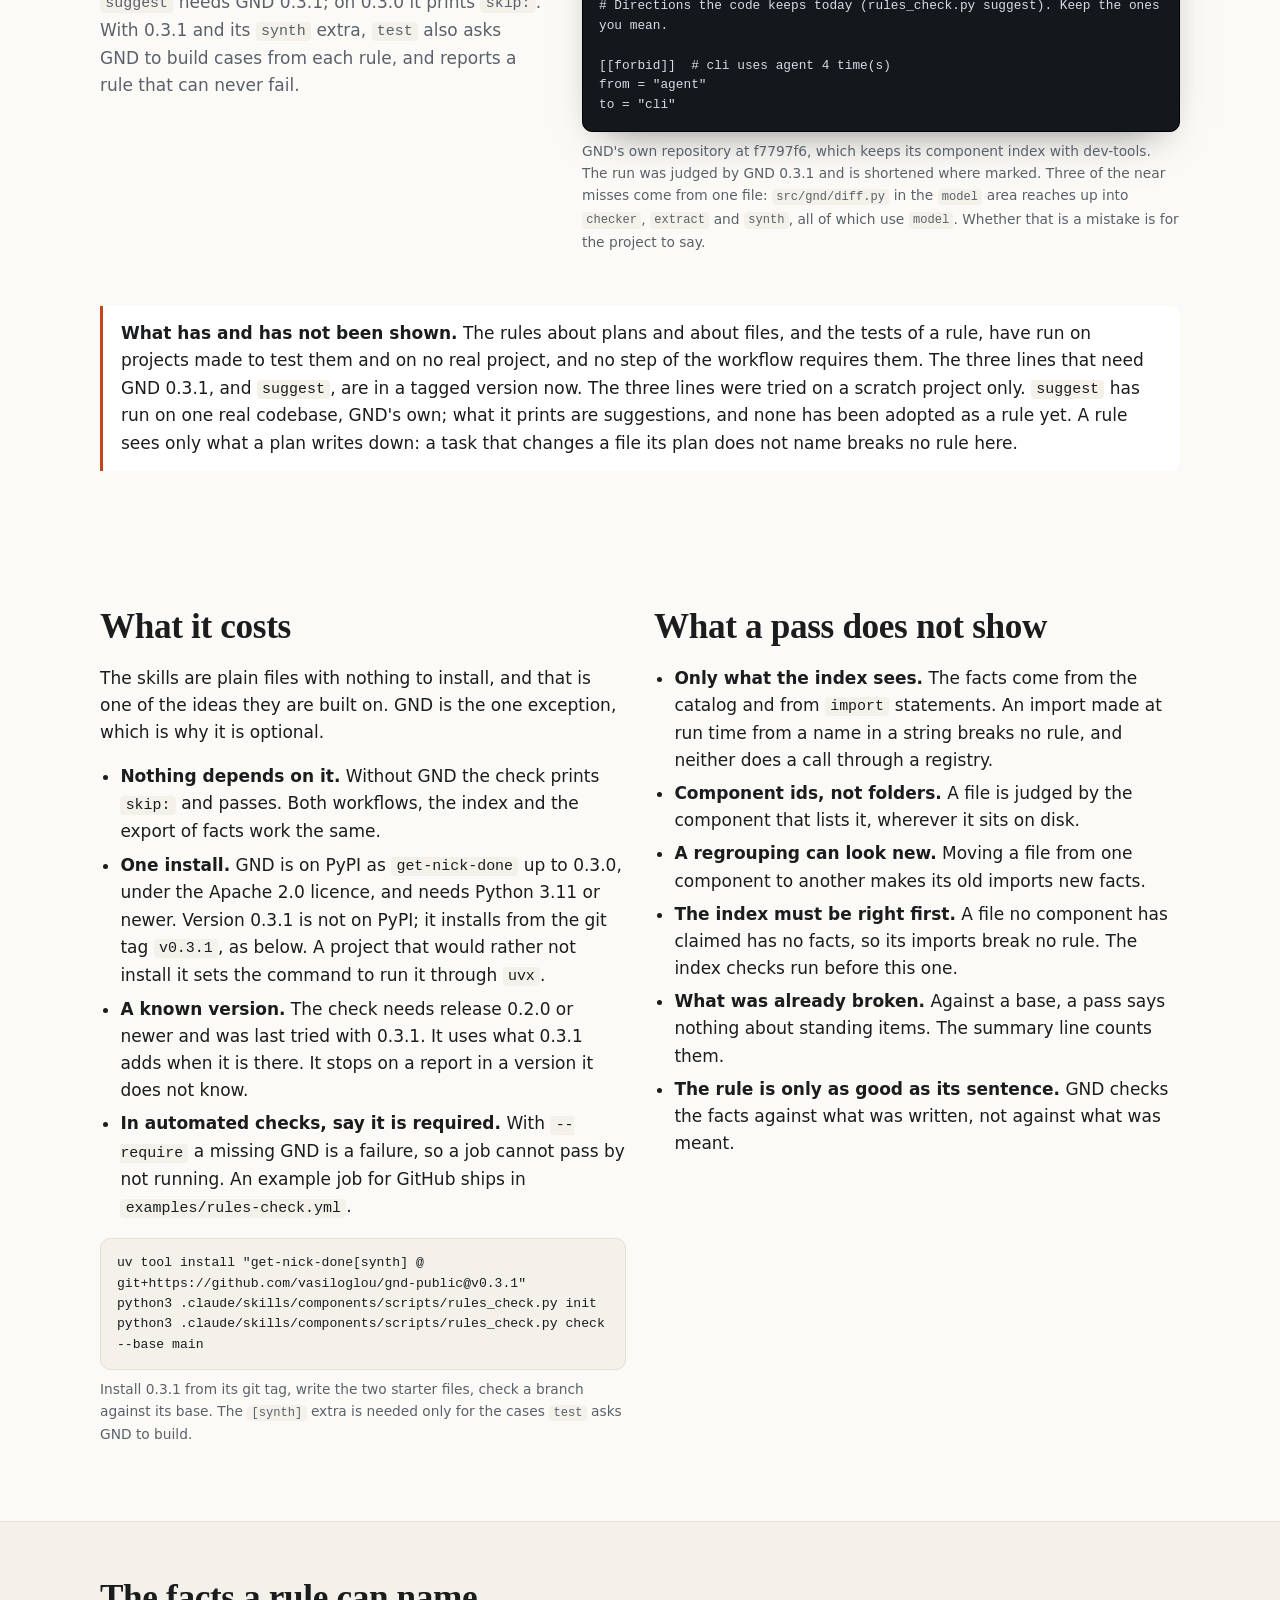
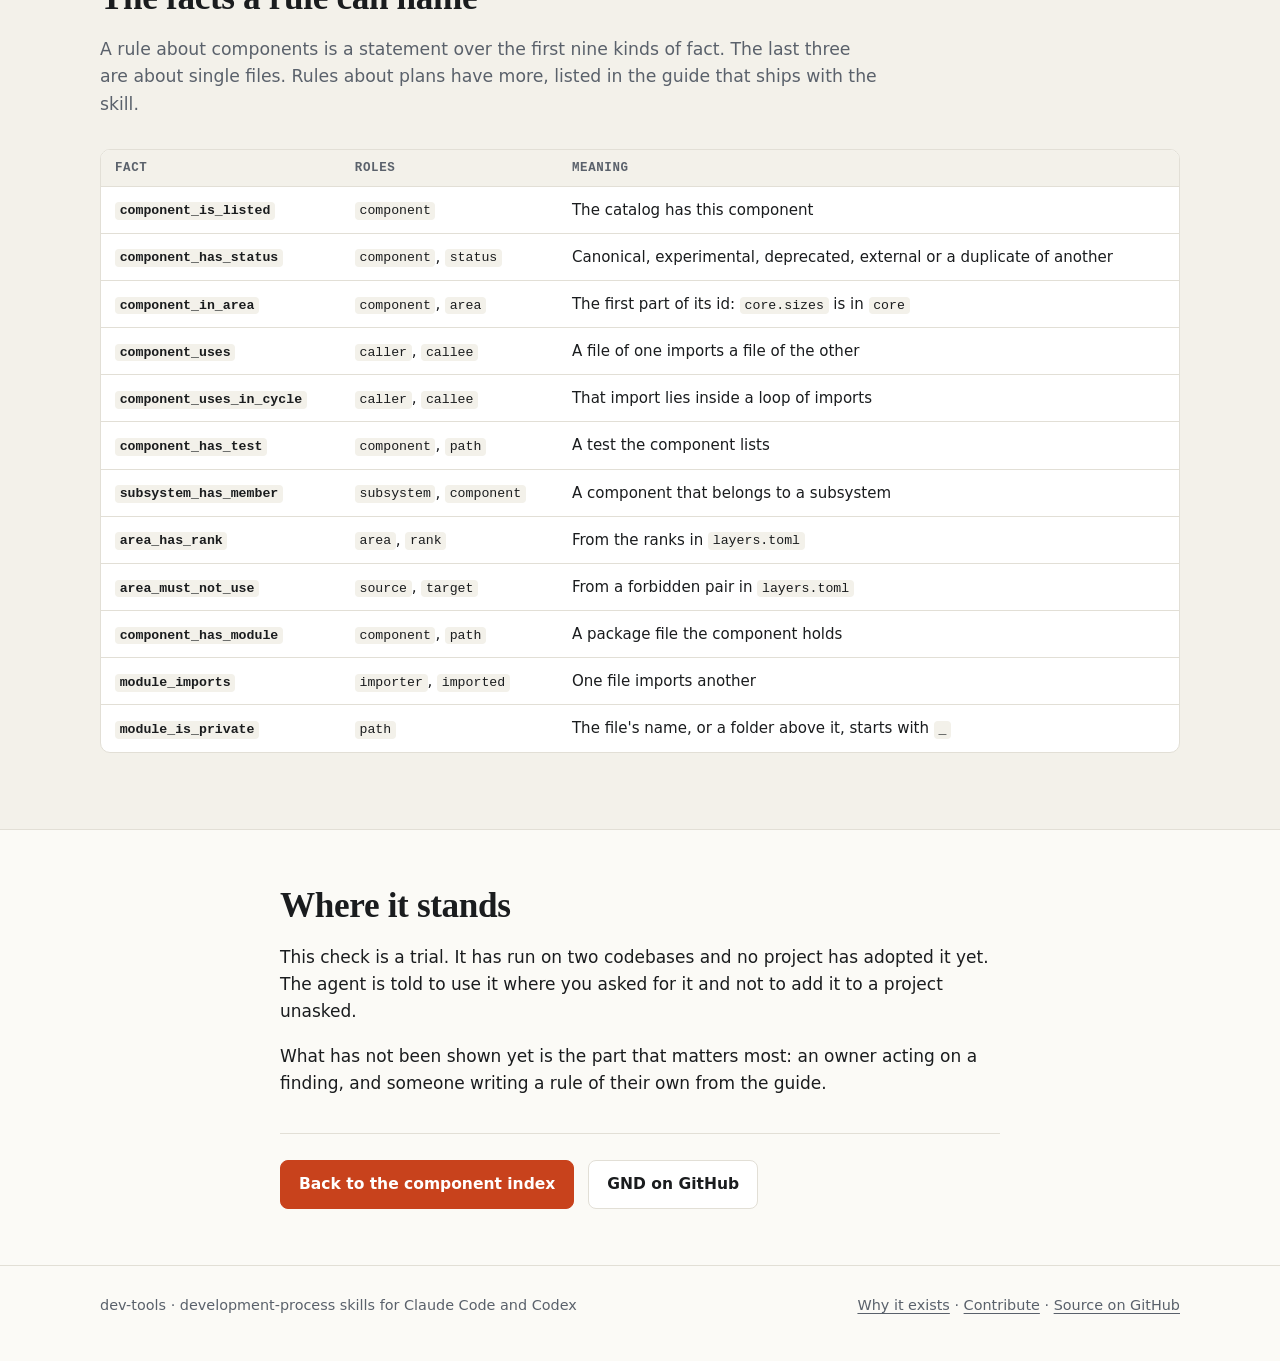
<file: docs/rules.html>
<!doctype html>
<html lang="en">
<head>
<meta charset="utf-8">
<meta name="viewport" content="width=device-width, initial-scale=1">
<title>Project rules and GND · dev-tools</title>
<meta name="description" content="Why dev-tools hands a project's own rules about its code to GND, a separate checker of facts against rules: what that adds, what it costs, and what a pass does not show.">
<link rel="stylesheet" href="assets/style.css">
</head>
<body>
<header class="nav"><div class="wrap">
  <a class="brand" href="index.html">dev<span>-</span>tools</a>
  <nav>
    <a href="why.html">Why</a>
    <a href="phase.html">Phase workflow</a>
    <a href="milestone.html">Milestone workflow</a>
    <a href="components.html" aria-current="page">Component index</a>
    <a href="handoff.html">Hand-offs</a>
    <a href="adopt.html">Add it to your project</a>
    <a href="contribute.html">Contribute</a>
  </nav>
</div></header>

<main>
<div class="page-head"><div class="wrap">
  <p class="eyebrow">Project rules · optional, a trial</p>
  <h1>The index says what the code is. GND says whether that is allowed.</h1>
  <p class="lede">The component index knows which part of your code uses which. It has no way to say that the core must not import the command line. A project that wants such rules writes them down once, and dev-tools hands the facts and the rules to GND, a separate checker, to judge. This page says what GND adds, what it costs, and what a pass does not show.</p>
</div></div>

<section><div class="wrap">
  <div class="two">
    <div class="prose">
      <h2>What GND is</h2>
      <p><a href="https://github.com/vasiloglou/gnd-public">GND</a> is a separate open-source project from the same author. It checks a set of facts against a set of rules. For each rule it says that the rule holds, that it is broken and which facts break it, or that it cannot be decided.</p>
      <p>The checking is deterministic. The same facts and the same rules give the same answer every time, and no language model takes part in it.</p>
      <p>GND was built to check what agents produce in data applications, and it does much more than dev-tools asks of it. dev-tools uses one command, <code>gnd check</code>.</p>
    </div>
    <div class="prose">
      <h2>Why dev-tools does not judge the rules itself</h2>
      <p>The checks dev-tools ships are about its own process: is this step done, was this test changed, has a component claimed this file. Each is a few lines of Python with one fixed question.</p>
      <p>A project's rules about its own architecture are different. Every project has its own, they change, and nobody here knows them in advance. Writing one more hand-made check for each would never end.</p>
      <p>That is a job for a rule engine: the rule is data, and one engine judges any rule. GND is such an engine, so dev-tools states the facts and leaves the judging to it.</p>
    </div>
  </div>
</div></section>

<section class="band"><div class="wrap">
  <div class="section-head">
    <h2>How the two fit together</h2>
    <p>dev-tools produces the facts and prints the result. The project writes the rules. GND does the judging in the middle.</p>
  </div>
  <div class="table-scroll"><table>
    <tr><th>Step</th><th>Whose</th><th>What happens</th></tr>
    <tr><td>Facts</td><td>dev-tools</td><td>The index script writes the catalog and the import graph as plain facts: which components exist, their status, area and tests, which one uses which, and which imports lie inside a loop. This step needs no GND.</td></tr>
    <tr><td>Rules</td><td>The project</td><td>Two small files beside the catalog, written by hand. <code>layers.toml</code> gives each area a rank or names pairs that are never allowed. <code>rules.json</code> holds the rules; four starter rules ship.</td></tr>
    <tr><td>Judging</td><td>GND</td><td>The check script turns the facts and the rules into the form GND reads and runs <code>gnd check</code>, on the branch and on the base it started from. GND marks each broken rule as new or standing.</td></tr>
    <tr><td>Report</td><td>dev-tools</td><td>The script prints what the change added: a failure for a <em>must</em> rule, a warning for a <em>should</em> rule, each with the components, one import behind them, and the remedy the rule's author wrote.</td></tr>
  </table></div>
  <div class="two">
    <div>
<pre class="code"><span class="dim"># docs/components/layers.toml</span>
<span class="k">[rank]</span>            <span class="dim"># a component may use components of its own rank or a lower one</span>
core = 0
store = 1
cli = 2

<span class="k">[[forbid]]</span>        <span class="dim"># one pair that is never allowed, whatever the ranks</span>
from = "store"
to = "report"</pre>
      <p class="caption">Layers need no rule to be written. This example is from the guide that ships with the skill.</p>
    </div>
    <div>
<pre class="code"><span class="dim"># one entry in docs/components/rules.json</span>
{
  "id": "canonical_does_not_use_experimental",
  "level": "must",
  "remedy": "A canonical component uses an experimental one: finish it first, or mark the caller experimental",
  "type": "guarded",
  "antecedent": [
    {"fact_type": "component_uses", "bind": {"caller": "$a", "callee": "$b"}},
    {"fact_type": "component_has_status", "bind": {"component": "$a", "status": "canonical"}}
  ],
  "consequent": {"absence": {"fact_type": "component_has_status", "bind": {"component": "$b", "status": "experimental"}}}
}</pre>
      <p class="caption">A rule of the project's own, also from the guide. It reads: for every canonical component that uses another, the other must not be experimental. The part from <code>type</code> down is GND's constraint language.</p>
    </div>
  </div>
</div></section>

<section><div class="wrap">
  <div class="section-head">
    <h2>What GND adds</h2>
    <p>Six things the check has because the judging is GND's.</p>
  </div>
  <div class="grid">
    <div class="card">
      <h3>A rule is data, not code</h3>
      <p>A project adds a rule by writing one entry in a file. No Python is written and nothing in dev-tools changes. The rule can be read, reviewed and changed like any other line in the repository.</p>
    </div>
    <div class="card">
      <h3>The same answer every time</h3>
      <p>No model reads the code and forms an opinion about its architecture. This is the first idea on the <a href="why.html">Why</a> page, a rule is a check and not a request, applied to the shape of the code.</p>
    </div>
    <div class="card">
      <h3>Only what the change added</h3>
      <p>GND judges the base and the branch by the same rules and marks each finding new or standing. An existing project can switch the check on without first repairing its history.</p>
    </div>
    <div class="card">
      <h3>A finding names its facts</h3>
      <p>A failure is not "architecture violated". It names the rule, the two components, and the import between them, and it repeats the remedy the rule carries.</p>
    </div>
    <div class="card">
      <h3>"Cannot decide" is not a pass</h3>
      <p>A rule GND could not decide is reported under that rule's own level. A check that did not run exits with its own code, and a report the script cannot read stops it.</p>
    </div>
    <div class="card">
      <h3>The engine is someone else's job</h3>
      <p>dev-tools' part is small: state the facts, call GND, print the report. The constraint language and the comparison with the base live in a project whose whole purpose is checking facts against rules.</p>
    </div>
  </div>
</div></section>

<section class="band"><div class="wrap">
  <div class="feature">
    <div>
      <span class="num">What it looks like</span>
      <h3>One new import, judged against the base</h3>
      <p>A branch makes the scanner call the report. The scanner's area has rank 0 and the report's has rank 1, so the rank rule is broken, and the new import also closes a loop.</p>
      <p>The line marked as a new import is the one to fix. The four standing items were broken before the branch and are counted, not listed.</p>
      <p><a href="components.html">Where this sits in the component index →</a></p>
    </div>
    <div>
<div class="term"><div class="bar"><i></i><i></i><i></i><b>shelf · a branch where the scanner starts calling the report</b><em>captured</em></div>
<pre><span class="p">$</span> <span class="cmd">cat docs/components/layers.toml</span>
[rank]   # a component may use its own rank or a lower one
fs = 0
format = 0
report = 1
cli = 2

<span class="p">$</span> <span class="cmd">rules check --base develop</span>
fail: no_use_of_a_higher_rank: a=fs.scan b=report.rows from=fs to=report rank=0 used=1 (src/shelf/scan.py -&gt; src/shelf/report.py) [new import]
  remedy: A component uses one of a higher rank ([rank] in layers.toml): move what it needs down, or the caller up
warn: no_import_inside_a_loop: a=fs.scan b=report.rows (src/shelf/scan.py -&gt; src/shelf/report.py) [new import]
  remedy: This import is part of a loop of imports between components: move the shared code into a component both can use
warn: no_import_inside_a_loop: a=report.rows b=fs.scan (src/shelf/report.py -&gt; src/shelf/scan.py)
  remedy: This import is part of a loop of imports between components: move the shared code into a component both can use
rules against develop (f8ca93c): 4 rule(s); 1 to fix, 2 warning(s), 4 standing
<span class="dim">exit code 1</span></pre></div>
      <p class="caption">The same capture as on the component index page. <code>rules</code> is short for <code>python3 .claude/skills/components/scripts/rules_check.py</code>.</p>
    </div>
  </div>
</div></section>

<section id="plans"><div class="wrap">
  <div class="feature">
    <div>
      <span class="num">Rules about plans · a trial</span>
      <h3>The same rules file can judge a phase's plans</h3>
      <p>For a project on the <a href="phase.html">phase workflow</a>. Before you approve the plans of a phase, the plans are read as facts too: which task names which file, which components a plan says it reuses, what kind each task is. Joined with the component index, a rule can then say what a plan may do.</p>
      <p>One such rule ships: a task that changes a file of a component the plan's Reuse section does not name. A project adds its own, for example that a task changing the billing area must be one a person checks.</p>
      <p>The checks the workflow fixes for every project, such as <a href="phase.html#parallel">two parallel plans that name the same file</a>, are not here. They are plain Python and need no GND. This is only for rules a project writes itself.</p>
    </div>
    <div>
<div class="term"><div class="bar"><i></i><i></i><i></i><b>a scratch project · a plan that changes more than it names</b><em>captured</em></div>
<pre><span class="p">$</span> <span class="cmd">grep -E &quot;^(reuse|new_component):|files&quot; .planning/phases/01-export/01-01-PLAN.md</span>
reuse: cli.commands (adapt: one more sub-command)
new_component: report.csv because no component writes CSV
- **files:** `src/shelf/export.py`, `src/shelf/cli.py`, `src/shelf/units.py`

<span class="p">$</span> <span class="cmd">rules check --phase 01</span>
<span class="warn">warn: plan_names_the_components_it_touches: task=01-01-T1 component=format.sizes plan=01-01 (.planning/phases/01-export/01-01-PLAN.md)</span>
  remedy: A task changes a file of a component the plan does not name: add the component to the plan&#x27;s reuse: line, or to new_component: if the plan creates it
plan rules for phase 01: 1 rule(s); 0 to fix, 1 warning(s)
<span class="dim">exit code 0</span>

<span class="p">$</span> <span class="cmd">grep -E &quot;^reuse:&quot; .planning/phases/01-export/01-01-PLAN.md</span>
reuse: cli.commands (adapt: one more sub-command), format.sizes

<span class="p">$</span> <span class="cmd">rules check --phase 01</span>
<span class="ok">plan rules for phase 01: 1 rule(s); 0 to fix, 0 warning(s)</span></pre></div>
      <p class="caption">A plan written for this capture, in a scratch project with three components, judged by GND 0.3.0. Its task names <code>units.py</code>, which the <code>format.sizes</code> component holds, and the plan names only <code>cli.commands</code>. A file that does not exist yet, <code>export.py</code>, belongs to no component and draws no line. <code>rules</code> is short for <code>python3 .claude/skills/components/scripts/rules_check.py</code>.</p>
    </div>
  </div>
  <div class="feature" id="files">
    <div>
      <span class="num">Rules about files</span>
      <h3>A private file stays inside its component</h3>
      <p>A rule can also name a single file: which component holds it, which file imports which, and which files are private by their name. One such rule ships: no file imports a file whose name starts with <code>_</code> from another component.</p>
      <p>These facts are asked for only when a rule names one. A file path is part of them, so a renamed file counts as a new one; a project whose rules name no file is judged on the component facts alone.</p>
    </div>
    <div>
<div class="term"><div class="bar"><i></i><i></i><i></i><b>a scratch project · a branch that reaches into a private file</b><em>captured</em></div>
<pre><span class="p">$</span> <span class="cmd">git diff -U0 src/shelf/report.py | tail -1</span>
+from shelf import _rounding

<span class="p">$</span> <span class="cmd">rules check --base main</span>
<span class="warn">warn: private_module_stays_in_its_component: a=src/shelf/report.py b=src/shelf/_rounding.py c=format.sizes</span>
  remedy: A file imports a private file (its name starts with _) of another component: import what that component offers, or move the file to the component that uses it
rules against main (cf2e89d): 5 rule(s); 0 to fix, 1 warning(s), 2 standing
<span class="dim">exit code 0</span></pre></div>
      <p class="caption">A scratch project made for this capture, judged by GND 0.3.0. <code>_rounding.py</code> belongs to the <code>format.sizes</code> component, whose own <code>units.py</code> imports it without a line. The two standing items are components that list no test.</p>
    </div>
  </div>
  <div class="feature flip" id="test">
    <div>
      <span class="num">Testing a rule</span>
      <h3>A rule that never fires is caught, not trusted</h3>
      <p>A rule that never fires looks exactly like a rule the code obeys. One misspelt word turns a rule that reports two components into one that reports nothing, and a plain check stays green.</p>
      <p>Each rule can carry examples its author writes: facts it must fail on and facts it must pass on. <code>rules_check.py test</code> judges every rule on its own examples, and every starter rule has them. A rule about plans is left out, with a <code>skip:</code> line, where the phase tool is not installed: its facts come from that tool. This works with GND 0.3.0.</p>
      <p>GND 0.3.1 adds three lines to the ordinary check: a rule whose antecedent matched nothing, a value no fact of its kind can hold, and, when a change edits the rules, what the edit stops reporting on today's code. On 0.3.0 the check works as before.</p>
    </div>
    <div>
<div class="term"><div class="bar"><i></i><i></i><i></i><b>a scratch project · one misspelt word in a starter rule</b><em>captured</em></div>
<pre><span class="p">$</span> <span class="cmd">git diff -U0 docs/components/rules.json | grep &quot;^[-+] &quot;</span>
-            &quot;status&quot;: &quot;canonical&quot;
+            &quot;status&quot;: &quot;canonicl&quot;

<span class="p">$</span> <span class="cmd">rules check --base main</span>
<span class="warn">reread: rules changed in this change: docs/components/rules.json</span>
<span class="warn">reread: canonical_component_has_a_test was edited in this change and no longer reports 2 finding(s) it reported before; a=format.sizes; a=report.rows</span>
<span class="warn">reread: canonical_component_has_a_test matched nothing: no binding gets past atom 0 (component_has_status) of its antecedent, though every fact it names has rows</span>
<span class="warn">reread: canonical_component_has_a_test: &#x27;canonicl&#x27; is not a value component_has_status.status can hold (canonical, deprecated, duplicate-of, experimental, external)</span>
rules against main (40f51a2): 5 rule(s); 0 to fix, 0 warning(s), 1 standing
<span class="dim">exit code 0</span>

<span class="p">$</span> <span class="cmd">rules test</span>
<span class="warn">note: no_import_inside_a_loop: the passing example 1 matched nothing, so it shows only that the rule is quiet with no subject</span>
<span class="warn">note: canonical_component_has_a_test: &#x27;canonicl&#x27; is not a value component_has_status.status can hold (canonical, deprecated, duplicate-of, experimental, external)</span>
<span class="bad">wrong: canonical_component_has_a_test: the failing example 1 does not break the rule; it matched nothing: no binding gets past atom 0 (component_has_status)</span>
<span class="warn">note: canonical_component_has_a_test: the passing example 1 matched nothing: no binding gets past atom 0 (component_has_status), so it shows only that the rule is quiet with no subject</span>
rules test: 6 rule(s), 12 example(s); 1 wrong
<span class="dim">exit code 1</span></pre></div>
      <p class="caption">A scratch project made for this capture, judged by GND 0.3.1. The check names the hidden findings, the empty antecedent and the misspelt value; the rule's own example fails. The standing item is the private-file import of the earlier capture.</p>
    </div>
  </div>
  <div class="feature" id="suggest">
    <div>
      <span class="num">Suggesting rules</span>
      <h3>The layers a codebase already keeps, and where it almost does</h3>
      <p>A project starts with an empty <code>layers.toml</code>, and someone has to say which areas may use which. <code>rules_check.py suggest</code> reads that off the code instead. GND's discovery looks at every use between components and the area each is in.</p>
      <p>First come the near misses: an area that uses another only a few times, against many uses the other way. Those few uses are often a layering mistake nobody wrote down. Then come the directions the code keeps: an area that never uses one that uses it.</p>
      <p>Nothing is written. A direction the code keeps today becomes a rule only when someone means it. <code>--format toml</code> prints the directions as <code>[[forbid]]</code> lines to paste into <code>layers.toml</code>. <code>suggest</code> needs GND 0.3.1; on 0.3.0 it prints <code>skip:</code>. With 0.3.1 and its <code>synth</code> extra, <code>test</code> also asks GND to build cases from each rule, and reports a rule that can never fail.</p>
    </div>
    <div>
<div class="term"><div class="bar"><i></i><i></i><i></i><b>gnd-public · GND's own code, 245 components</b><em>captured</em></div>
<pre><span class="p">$</span> <span class="cmd">rules suggest</span>
almost: check uses exp in 1 of its 113 use(s); exp uses check 3 time(s), so this closes a loop: check.element_coverage -&gt; exp.spec (src/gnd/coverage.py -&gt; src/gnd/exp/spec.py)
almost: model uses checker in 1 of its 112 use(s); checker uses model 10 time(s), so this closes a loop: model.diff -&gt; checker.evaluate (src/gnd/diff.py -&gt; src/gnd/checker/__init__.py)
almost: model uses extract in 1 of its 112 use(s); extract uses model 13 time(s), so this closes a loop: model.diff -&gt; extract.source_anchors (src/gnd/diff.py -&gt; src/gnd/extract/anchors.py)
<span class="dim">…</span>
almost: model uses synth in 2 of its 112 use(s); synth uses model 33 time(s), so this closes a loop: model.diff -&gt; synth.assemble (src/gnd/diff.py -&gt; src/gnd/synth/assemble.py)
<span class="dim">…</span>
kept: model never uses agent, assurance, cli, codegen, conformance, discover, evolve, examples, exp, export, fidelity, measure, recovery, witness (each uses it)
<span class="dim">…</span>
suggest: 245 component(s) in 25 area(s), 1308 use(s); 56 near miss(es), 97 direction(s) the code keeps that layers.toml does not say; --format toml prints them as [[forbid]] lines
<span class="dim">exit code 0</span>

<span class="p">$</span> <span class="cmd">rules suggest --format toml | head -5</span>
# Directions the code keeps today (rules_check.py suggest). Keep the ones you mean.

[[forbid]]  # cli uses agent 4 time(s)
from = "agent"
to = "cli"</pre></div>
      <p class="caption">GND's own repository at f7797f6, which keeps its component index with dev-tools. The run was judged by GND 0.3.1 and is shortened where marked. Three of the near misses come from one file: <code>src/gnd/diff.py</code> in the <code>model</code> area reaches up into <code>checker</code>, <code>extract</code> and <code>synth</code>, all of which use <code>model</code>. Whether that is a mistake is for the project to say.</p>
    </div>
  </div>
  <div class="callout">
    <p><strong>What has and has not been shown.</strong> The rules about plans and about files, and the tests of a rule, have run on projects made to test them and on no real project, and no step of the workflow requires them. The three lines that need GND 0.3.1, and <code>suggest</code>, are in a tagged version now. The three lines were tried on a scratch project only. <code>suggest</code> has run on one real codebase, GND's own; what it prints are suggestions, and none has been adopted as a rule yet. A rule sees only what a plan writes down: a task that changes a file its plan does not name breaks no rule here.</p>
  </div>
</div></section>

<section><div class="wrap">
  <div class="two">
    <div class="prose">
      <h2>What it costs</h2>
      <p>The skills are plain files with nothing to install, and that is one of the ideas they are built on. GND is the one exception, which is why it is optional.</p>
      <ul>
        <li><strong>Nothing depends on it.</strong> Without GND the check prints <code>skip:</code> and passes. Both workflows, the index and the export of facts work the same.</li>
        <li><strong>One install.</strong> GND is on PyPI as <code>get-nick-done</code> up to 0.3.0, under the Apache 2.0 licence, and needs Python 3.11 or newer. Version 0.3.1 is not on PyPI; it installs from the git tag <code>v0.3.1</code>, as below. A project that would rather not install it sets the command to run it through <code>uvx</code>.</li>
        <li><strong>A known version.</strong> The check needs release 0.2.0 or newer and was last tried with 0.3.1. It uses what 0.3.1 adds when it is there. It stops on a report in a version it does not know.</li>
        <li><strong>In automated checks, say it is required.</strong> With <code>--require</code> a missing GND is a failure, so a job cannot pass by not running. An example job for GitHub ships in <code>examples/rules-check.yml</code>.</li>
      </ul>
<pre class="code">uv tool install "get-nick-done[synth] @ git+https://github.com/vasiloglou/gnd-public@v0.3.1"
python3 .claude/skills/components/scripts/rules_check.py init
python3 .claude/skills/components/scripts/rules_check.py check --base main</pre>
      <p class="caption">Install 0.3.1 from its git tag, write the two starter files, check a branch against its base. The <code>[synth]</code> extra is needed only for the cases <code>test</code> asks GND to build.</p>
    </div>
    <div class="prose">
      <h2>What a pass does not show</h2>
      <ul>
        <li><strong>Only what the index sees.</strong> The facts come from the catalog and from <code>import</code> statements. An import made at run time from a name in a string breaks no rule, and neither does a call through a registry.</li>
        <li><strong>Component ids, not folders.</strong> A file is judged by the component that lists it, wherever it sits on disk.</li>
        <li><strong>A regrouping can look new.</strong> Moving a file from one component to another makes its old imports new facts.</li>
        <li><strong>The index must be right first.</strong> A file no component has claimed has no facts, so its imports break no rule. The index checks run before this one.</li>
        <li><strong>What was already broken.</strong> Against a base, a pass says nothing about standing items. The summary line counts them.</li>
        <li><strong>The rule is only as good as its sentence.</strong> GND checks the facts against what was written, not against what was meant.</li>
      </ul>
    </div>
  </div>
</div></section>

<section class="band"><div class="wrap">
  <div class="section-head">
    <h2>The facts a rule can name</h2>
    <p>A rule about components is a statement over the first nine kinds of fact. The last three are about single files. Rules about plans have more, listed in the guide that ships with the skill.</p>
  </div>
  <div class="table-scroll"><table>
    <tr><th>Fact</th><th>Roles</th><th>Meaning</th></tr>
    <tr><td><code>component_is_listed</code></td><td><code>component</code></td><td>The catalog has this component</td></tr>
    <tr><td><code>component_has_status</code></td><td><code>component</code>, <code>status</code></td><td>Canonical, experimental, deprecated, external or a duplicate of another</td></tr>
    <tr><td><code>component_in_area</code></td><td><code>component</code>, <code>area</code></td><td>The first part of its id: <code>core.sizes</code> is in <code>core</code></td></tr>
    <tr><td><code>component_uses</code></td><td><code>caller</code>, <code>callee</code></td><td>A file of one imports a file of the other</td></tr>
    <tr><td><code>component_uses_in_cycle</code></td><td><code>caller</code>, <code>callee</code></td><td>That import lies inside a loop of imports</td></tr>
    <tr><td><code>component_has_test</code></td><td><code>component</code>, <code>path</code></td><td>A test the component lists</td></tr>
    <tr><td><code>subsystem_has_member</code></td><td><code>subsystem</code>, <code>component</code></td><td>A component that belongs to a subsystem</td></tr>
    <tr><td><code>area_has_rank</code></td><td><code>area</code>, <code>rank</code></td><td>From the ranks in <code>layers.toml</code></td></tr>
    <tr><td><code>area_must_not_use</code></td><td><code>source</code>, <code>target</code></td><td>From a forbidden pair in <code>layers.toml</code></td></tr>
    <tr><td><code>component_has_module</code></td><td><code>component</code>, <code>path</code></td><td>A package file the component holds</td></tr>
    <tr><td><code>module_imports</code></td><td><code>importer</code>, <code>imported</code></td><td>One file imports another</td></tr>
    <tr><td><code>module_is_private</code></td><td><code>path</code></td><td>The file's name, or a folder above it, starts with <code>_</code></td></tr>
  </table></div>
</div></section>

<section><div class="wrap narrow">
  <h2>Where it stands</h2>
  <p>This check is a trial. It has run on two codebases and no project has adopted it yet. The agent is told to use it where you asked for it and not to add it to a project unasked.</p>
  <p>What has not been shown yet is the part that matters most: an owner acting on a finding, and someone writing a rule of their own from the guide.</p>
  <div class="next">
    <a class="btn primary" href="components.html">Back to the component index</a>
    <a class="btn" href="https://github.com/vasiloglou/gnd-public">GND on GitHub</a>
  </div>
</div></section>
</main>

<footer><div class="wrap">
  <span>dev-tools · development-process skills for Claude Code and Codex</span>
  <span><a href="why.html">Why it exists</a> · <a href="contribute.html">Contribute</a> · <a href="https://github.com/vasiloglou/dev-tools">Source on GitHub</a></span>
</div></footer>
</body>
</html>
</file>
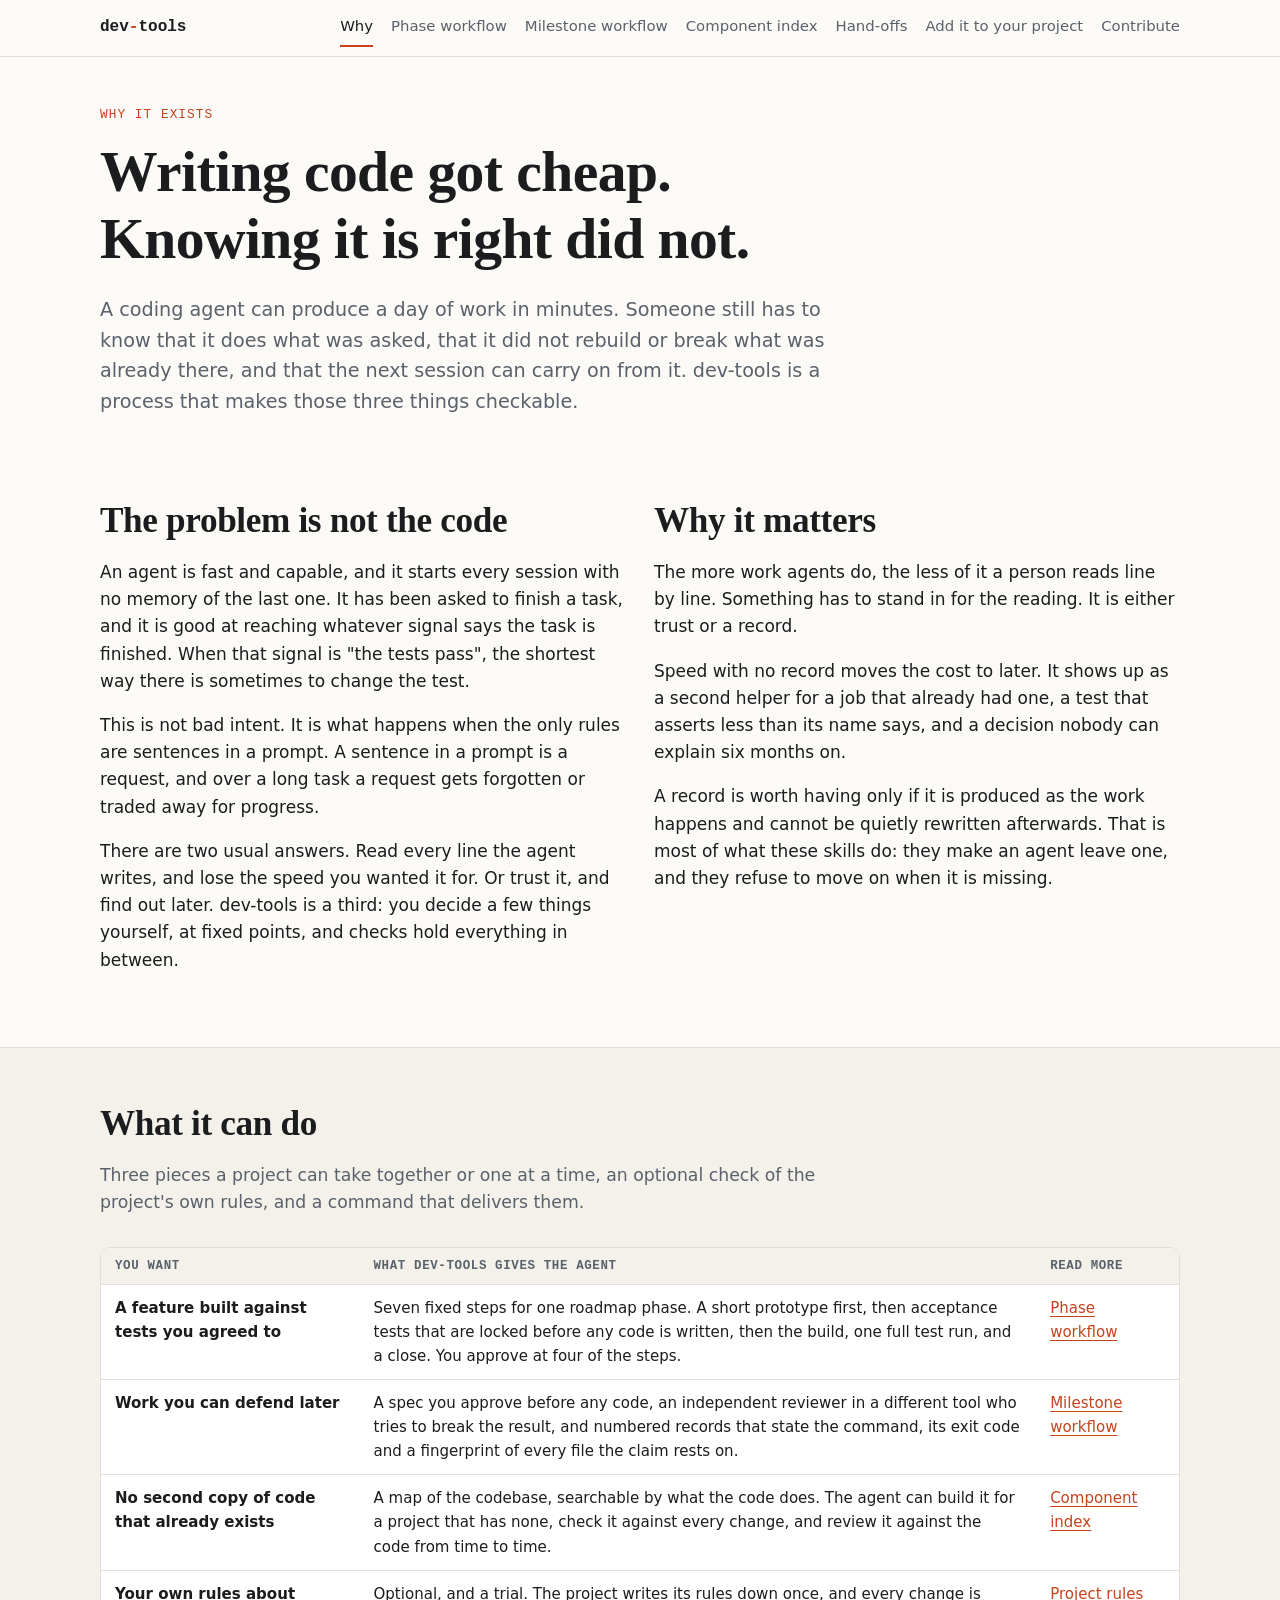
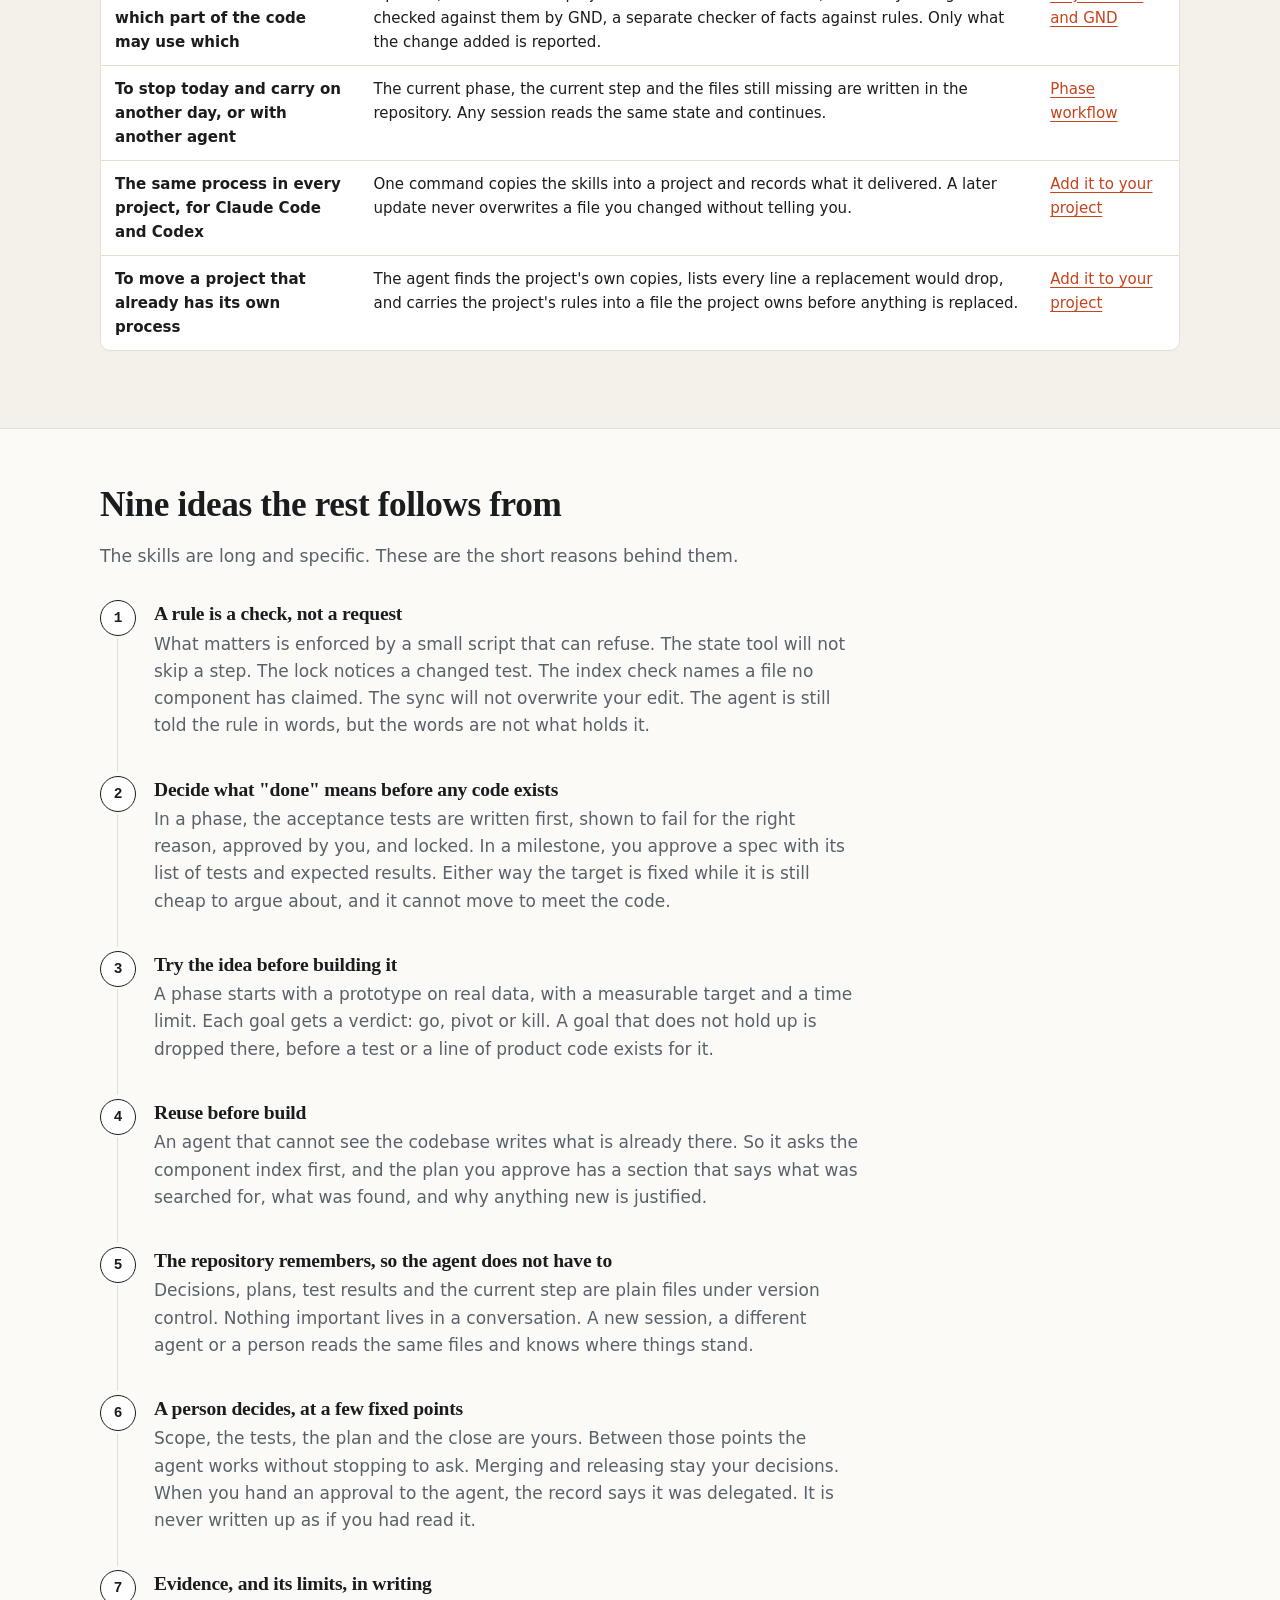
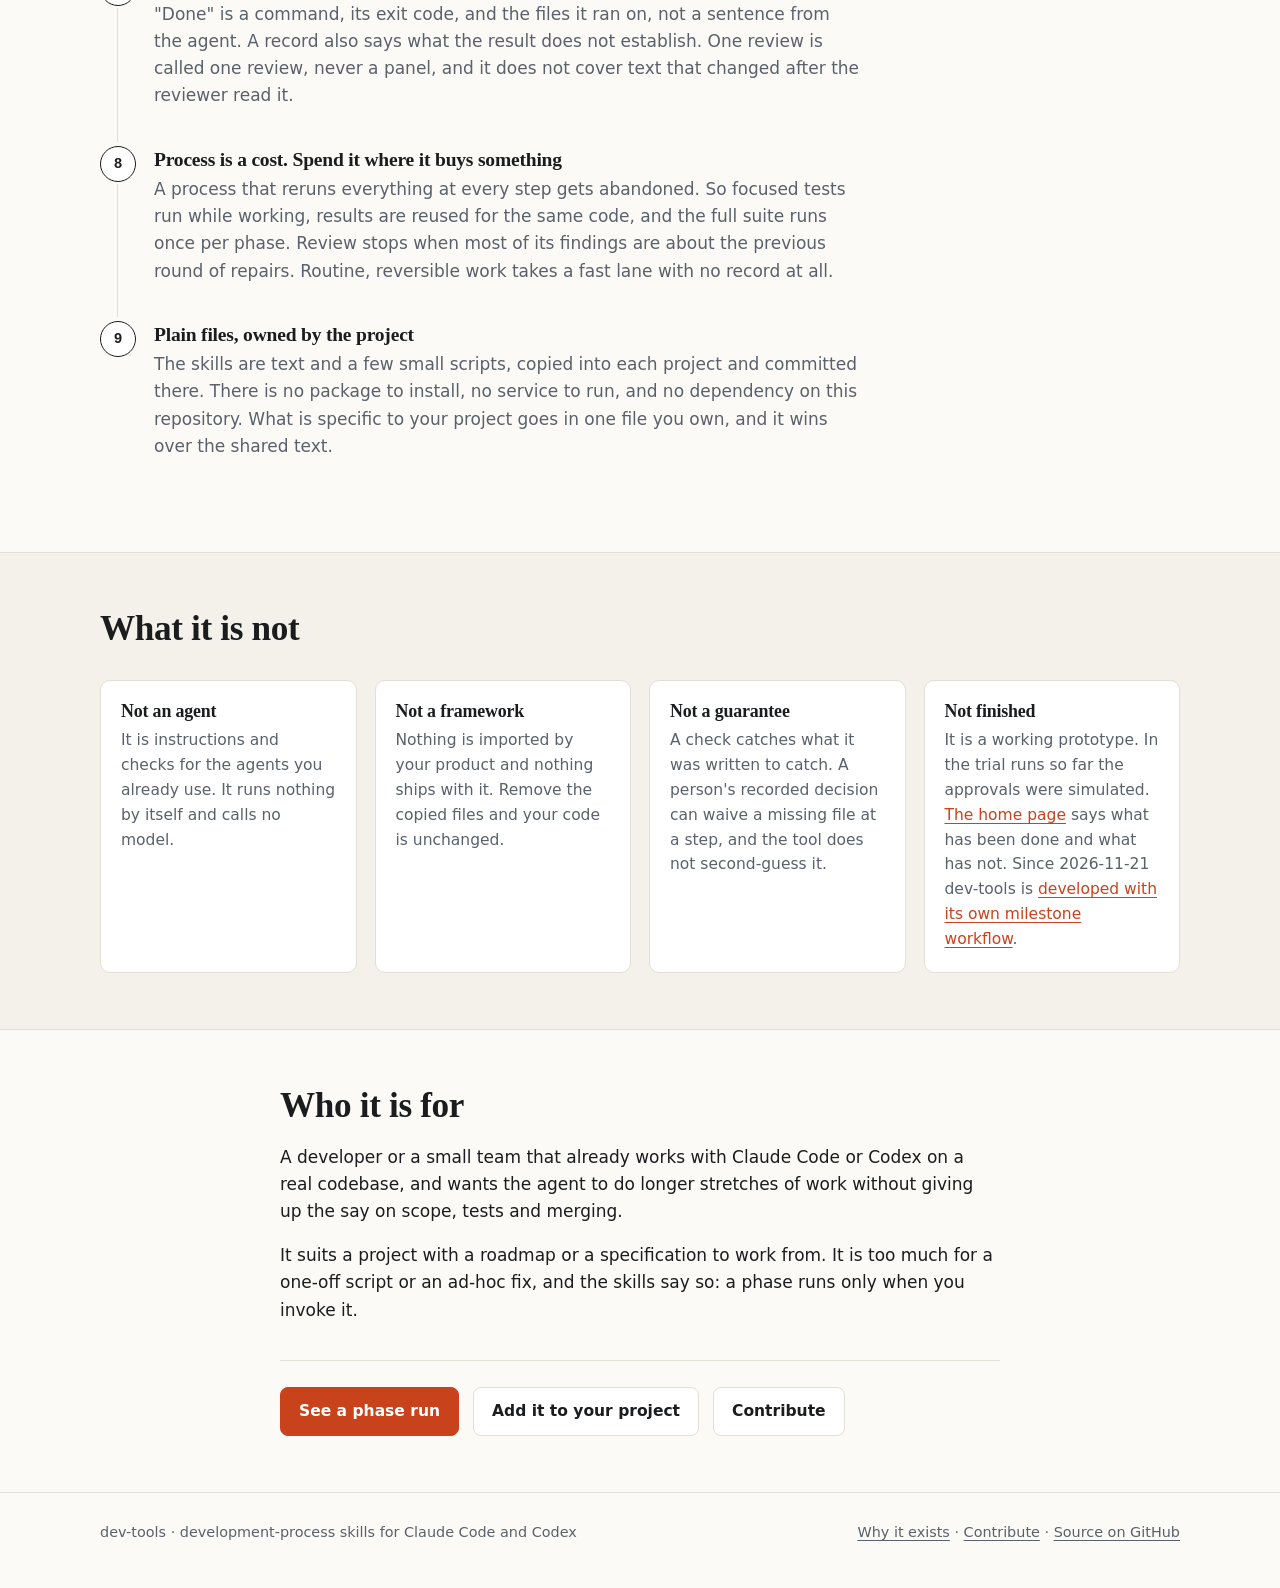
<file: docs/why.html>
<!doctype html>
<html lang="en">
<head>
<meta charset="utf-8">
<meta name="viewport" content="width=device-width, initial-scale=1">
<title>Why it exists · dev-tools</title>
<meta name="description" content="What dev-tools is for, why a coding agent needs a process, and the nine ideas the skills are built on.">
<link rel="stylesheet" href="assets/style.css">
</head>
<body>
<header class="nav"><div class="wrap">
  <a class="brand" href="index.html">dev<span>-</span>tools</a>
  <nav>
    <a href="why.html" aria-current="page">Why</a>
    <a href="phase.html">Phase workflow</a>
    <a href="milestone.html">Milestone workflow</a>
    <a href="components.html">Component index</a>
    <a href="handoff.html">Hand-offs</a>
    <a href="adopt.html">Add it to your project</a>
    <a href="contribute.html">Contribute</a>
  </nav>
</div></header>

<main>
<div class="page-head"><div class="wrap">
  <p class="eyebrow">Why it exists</p>
  <h1>Writing code got cheap. Knowing it is right did not.</h1>
  <p class="lede">A coding agent can produce a day of work in minutes. Someone still has to know that it does what was asked, that it did not rebuild or break what was already there, and that the next session can carry on from it. dev-tools is a process that makes those three things checkable.</p>
</div></div>

<section><div class="wrap">
  <div class="two">
    <div class="prose">
      <h2>The problem is not the code</h2>
      <p>An agent is fast and capable, and it starts every session with no memory of the last one. It has been asked to finish a task, and it is good at reaching whatever signal says the task is finished. When that signal is "the tests pass", the shortest way there is sometimes to change the test.</p>
      <p>This is not bad intent. It is what happens when the only rules are sentences in a prompt. A sentence in a prompt is a request, and over a long task a request gets forgotten or traded away for progress.</p>
      <p>There are two usual answers. Read every line the agent writes, and lose the speed you wanted it for. Or trust it, and find out later. dev-tools is a third: you decide a few things yourself, at fixed points, and checks hold everything in between.</p>
    </div>
    <div class="prose">
      <h2>Why it matters</h2>
      <p>The more work agents do, the less of it a person reads line by line. Something has to stand in for the reading. It is either trust or a record.</p>
      <p>Speed with no record moves the cost to later. It shows up as a second helper for a job that already had one, a test that asserts less than its name says, and a decision nobody can explain six months on.</p>
      <p>A record is worth having only if it is produced as the work happens and cannot be quietly rewritten afterwards. That is most of what these skills do: they make an agent leave one, and they refuse to move on when it is missing.</p>
    </div>
  </div>
</div></section>

<section class="band"><div class="wrap">
  <div class="section-head">
    <h2>What it can do</h2>
    <p>Three pieces a project can take together or one at a time, an optional check of the project's own rules, and a command that delivers them.</p>
  </div>
  <div class="table-scroll"><table>
    <tr><th>You want</th><th>What dev-tools gives the agent</th><th>Read more</th></tr>
    <tr><td>A feature built against tests you agreed to</td><td>Seven fixed steps for one roadmap phase. A short prototype first, then acceptance tests that are locked before any code is written, then the build, one full test run, and a close. You approve at four of the steps.</td><td><a href="phase.html">Phase workflow</a></td></tr>
    <tr><td>Work you can defend later</td><td>A spec you approve before any code, an independent reviewer in a different tool who tries to break the result, and numbered records that state the command, its exit code and a fingerprint of every file the claim rests on.</td><td><a href="milestone.html">Milestone workflow</a></td></tr>
    <tr><td>No second copy of code that already exists</td><td>A map of the codebase, searchable by what the code does. The agent can build it for a project that has none, check it against every change, and review it against the code from time to time.</td><td><a href="components.html">Component index</a></td></tr>
    <tr><td>Your own rules about which part of the code may use which</td><td>Optional, and a trial. The project writes its rules down once, and every change is checked against them by GND, a separate checker of facts against rules. Only what the change added is reported.</td><td><a href="rules.html">Project rules and GND</a></td></tr>
    <tr><td>To stop today and carry on another day, or with another agent</td><td>The current phase, the current step and the files still missing are written in the repository. Any session reads the same state and continues.</td><td><a href="phase.html">Phase workflow</a></td></tr>
    <tr><td>The same process in every project, for Claude Code and Codex</td><td>One command copies the skills into a project and records what it delivered. A later update never overwrites a file you changed without telling you.</td><td><a href="adopt.html">Add it to your project</a></td></tr>
    <tr><td>To move a project that already has its own process</td><td>The agent finds the project's own copies, lists every line a replacement would drop, and carries the project's rules into a file the project owns before anything is replaced.</td><td><a href="adopt.html">Add it to your project</a></td></tr>
  </table></div>
</div></section>

<section><div class="wrap">
  <div class="section-head">
    <h2>Nine ideas the rest follows from</h2>
    <p>The skills are long and specific. These are the short reasons behind them.</p>
  </div>
  <ol class="steps from1 narrow">
    <li>
      <h3>A rule is a check, not a request</h3>
      <p>What matters is enforced by a small script that can refuse. The state tool will not skip a step. The lock notices a changed test. The index check names a file no component has claimed. The sync will not overwrite your edit. The agent is still told the rule in words, but the words are not what holds it.</p>
    </li>
    <li>
      <h3>Decide what "done" means before any code exists</h3>
      <p>In a phase, the acceptance tests are written first, shown to fail for the right reason, approved by you, and locked. In a milestone, you approve a spec with its list of tests and expected results. Either way the target is fixed while it is still cheap to argue about, and it cannot move to meet the code.</p>
    </li>
    <li>
      <h3>Try the idea before building it</h3>
      <p>A phase starts with a prototype on real data, with a measurable target and a time limit. Each goal gets a verdict: go, pivot or kill. A goal that does not hold up is dropped there, before a test or a line of product code exists for it.</p>
    </li>
    <li>
      <h3>Reuse before build</h3>
      <p>An agent that cannot see the codebase writes what is already there. So it asks the component index first, and the plan you approve has a section that says what was searched for, what was found, and why anything new is justified.</p>
    </li>
    <li>
      <h3>The repository remembers, so the agent does not have to</h3>
      <p>Decisions, plans, test results and the current step are plain files under version control. Nothing important lives in a conversation. A new session, a different agent or a person reads the same files and knows where things stand.</p>
    </li>
    <li>
      <h3>A person decides, at a few fixed points</h3>
      <p>Scope, the tests, the plan and the close are yours. Between those points the agent works without stopping to ask. Merging and releasing stay your decisions. When you hand an approval to the agent, the record says it was delegated. It is never written up as if you had read it.</p>
    </li>
    <li>
      <h3>Evidence, and its limits, in writing</h3>
      <p>"Done" is a command, its exit code, and the files it ran on, not a sentence from the agent. A record also says what the result does not establish. One review is called one review, never a panel, and it does not cover text that changed after the reviewer read it.</p>
    </li>
    <li>
      <h3>Process is a cost. Spend it where it buys something</h3>
      <p>A process that reruns everything at every step gets abandoned. So focused tests run while working, results are reused for the same code, and the full suite runs once per phase. Review stops when most of its findings are about the previous round of repairs. Routine, reversible work takes a fast lane with no record at all.</p>
    </li>
    <li>
      <h3>Plain files, owned by the project</h3>
      <p>The skills are text and a few small scripts, copied into each project and committed there. There is no package to install, no service to run, and no dependency on this repository. What is specific to your project goes in one file you own, and it wins over the shared text.</p>
    </li>
  </ol>
</div></section>

<section class="band"><div class="wrap">
  <div class="section-head">
    <h2>What it is not</h2>
  </div>
  <div class="grid">
    <div class="card">
      <h3>Not an agent</h3>
      <p>It is instructions and checks for the agents you already use. It runs nothing by itself and calls no model.</p>
    </div>
    <div class="card">
      <h3>Not a framework</h3>
      <p>Nothing is imported by your product and nothing ships with it. Remove the copied files and your code is unchanged.</p>
    </div>
    <div class="card">
      <h3>Not a guarantee</h3>
      <p>A check catches what it was written to catch. A person's recorded decision can waive a missing file at a step, and the tool does not second-guess it.</p>
    </div>
    <div class="card">
      <h3>Not finished</h3>
      <p>It is a working prototype. In the trial runs so far the approvals were simulated. <a href="index.html">The home page</a> says what has been done and what has not. Since 2026-11-21 dev-tools is <a href="milestone.html#own-use">developed with its own milestone workflow</a>.</p>
    </div>
  </div>
</div></section>

<section><div class="wrap narrow">
  <h2>Who it is for</h2>
  <p>A developer or a small team that already works with Claude Code or Codex on a real codebase, and wants the agent to do longer stretches of work without giving up the say on scope, tests and merging.</p>
  <p>It suits a project with a roadmap or a specification to work from. It is too much for a one-off script or an ad-hoc fix, and the skills say so: a phase runs only when you invoke it.</p>
  <div class="next">
    <a class="btn primary" href="phase.html">See a phase run</a>
    <a class="btn" href="adopt.html">Add it to your project</a>
    <a class="btn" href="contribute.html">Contribute</a>
  </div>
</div></section>
</main>

<footer><div class="wrap">
  <span>dev-tools · development-process skills for Claude Code and Codex</span>
  <span><a href="why.html">Why it exists</a> · <a href="contribute.html">Contribute</a> · <a href="https://github.com/vasiloglou/dev-tools">Source on GitHub</a></span>
</div></footer>
</body>
</html>
</file>
<file: docs/assets/style.css>
/* dev-tools documentation site. Plain CSS, no build step. */

:root {
  --bg: #fbfaf6;
  --surface: #ffffff;
  --sunk: #f3f1ea;
  --ink: #1a1c1e;
  --muted: #5a616b;
  --line: #e2dfd6;
  --accent: #c8421c;
  --accent-ink: #ffffff;
  --ok: #17794d;
  --bad: #b3261e;
  --gate: #8a5a00;
  --gate-bg: #fff4d6;
  --term-bg: #14171b;
  --term-bar: #1e2228;
  --term-ink: #d7dce2;
  --term-dim: #8a939e;
  --term-ok: #7fdca4;
  --term-bad: #ff8a80;
  --term-warn: #f0c761;
  --term-key: #8ec5ff;
  --serif: "Iowan Old Style", "Palatino Linotype", Palatino, Georgia, ui-serif, serif;
  --sans: system-ui, -apple-system, "Segoe UI", Roboto, "Helvetica Neue", Arial, sans-serif;
  --mono: ui-monospace, "SF Mono", SFMono-Regular, Menlo, Consolas, "Liberation Mono", monospace;
  --measure: 68ch;
  --radius: 10px;
}

@media (prefers-color-scheme: dark) {
  :root {
    --bg: #101214;
    --surface: #171a1d;
    --sunk: #1c2024;
    --ink: #e9e6df;
    --muted: #a0a7b0;
    --line: #2b3036;
    --accent: #ff8257;
    --accent-ink: #14110f;
    --ok: #6fd39a;
    --bad: #ff8a80;
    --gate: #f0c761;
    --gate-bg: #2e2710;
    --term-bg: #0b0d0f;
    --term-bar: #171a1d;
  }
}

* { box-sizing: border-box; }
html { -webkit-text-size-adjust: 100%; scroll-behavior: smooth; }
body {
  margin: 0;
  background: var(--bg);
  color: var(--ink);
  font: 17px/1.6 var(--sans);
}
img, svg { max-width: 100%; height: auto; }
a { color: var(--accent); text-underline-offset: 3px; }
a:hover { text-decoration-thickness: 2px; }
code, kbd, pre { font-family: var(--mono); }
code { font-size: 0.88em; background: var(--sunk); padding: 0.1em 0.35em; border-radius: 4px; }
h1, h2, h3 { font-family: var(--serif); font-weight: 600; line-height: 1.15; letter-spacing: -0.01em; text-wrap: balance; }
h1 { font-size: clamp(2.2rem, 5.2vw, 3.6rem); margin: 0 0 0.4em; }
h2 { font-size: clamp(1.6rem, 3.2vw, 2.2rem); margin: 0 0 0.5em; }
h3 { font-size: 1.25rem; margin: 1.6em 0 0.4em; }
p { margin: 0 0 1em; }
ul, ol { padding-left: 1.2em; margin: 0 0 1em; }
li { margin-bottom: 0.35em; }

.wrap { max-width: 1120px; margin: 0 auto; padding: 0 20px; }
.narrow { max-width: 760px; }

/* Top bar */
.nav { position: sticky; top: 0; z-index: 10; background: color-mix(in srgb, var(--bg) 88%, transparent); backdrop-filter: blur(8px); border-bottom: 1px solid var(--line); }
.nav .wrap { display: flex; align-items: center; gap: 20px; min-height: 56px; flex-wrap: wrap; }
.brand { font-family: var(--mono); font-weight: 700; color: var(--ink); text-decoration: none; font-size: 1rem; }
.brand span { color: var(--accent); }
.nav nav { display: flex; gap: 4px 18px; flex-wrap: wrap; margin-left: auto; font-size: 0.93rem; }
.nav nav a { color: var(--muted); text-decoration: none; padding: 6px 0; border-bottom: 2px solid transparent; }
.nav nav a:hover, .nav nav a[aria-current="page"] { color: var(--ink); border-bottom-color: var(--accent); }

/* Hero */
.hero { padding: 64px 0 40px; }
.hero .wrap { display: grid; grid-template-columns: minmax(0, 1.05fr) minmax(0, 1fr); gap: 48px; align-items: center; }
.eyebrow { font-family: var(--mono); font-size: 0.8rem; letter-spacing: 0.08em; text-transform: uppercase; color: var(--accent); margin-bottom: 14px; }
.lede { font-size: 1.2rem; color: var(--muted); max-width: 34em; }
.cta { display: flex; gap: 12px; flex-wrap: wrap; margin-top: 26px; }
.btn { display: inline-block; padding: 11px 18px; border-radius: 8px; text-decoration: none; font-weight: 600; font-size: 0.97rem; border: 1px solid var(--line); color: var(--ink); background: var(--surface); }
.btn.primary { background: var(--accent); color: var(--accent-ink); border-color: var(--accent); }
.btn:hover { transform: translateY(-1px); }

/* Sections */
section { padding: 56px 0; }
section.band { background: var(--sunk); border-top: 1px solid var(--line); border-bottom: 1px solid var(--line); }
.section-head { max-width: 46em; margin-bottom: 30px; }
.section-head p { color: var(--muted); font-size: 1.08rem; }
.page-head { padding: 48px 0 8px; }
.page-head p.lede { max-width: 40em; }

/* Feature rows: text beside a frame */
.feature { display: grid; grid-template-columns: minmax(0, 0.85fr) minmax(0, 1.15fr); gap: 40px; align-items: start; padding: 34px 0; border-top: 1px solid var(--line); }
.feature:first-of-type { border-top: 0; }
.feature.flip { grid-template-columns: minmax(0, 1.15fr) minmax(0, 0.85fr); }
.feature.flip > :first-child { order: 2; }
.feature h3 { margin-top: 0; font-size: 1.5rem; }
.feature .num { font-family: var(--mono); color: var(--accent); font-size: 0.85rem; display: block; margin-bottom: 8px; }
.feature p { color: var(--muted); }
.feature p strong { color: var(--ink); }
.feature li { color: var(--muted); }
.feature li strong { color: var(--ink); }

/* Cards */
.grid { display: grid; gap: 18px; grid-template-columns: repeat(auto-fit, minmax(240px, 1fr)); }
.card { background: var(--surface); border: 1px solid var(--line); border-radius: var(--radius); padding: 20px; }
.card h3 { margin: 0 0 0.4em; font-size: 1.12rem; }
.card p { color: var(--muted); margin: 0; font-size: 0.97rem; }
.card .without { font-size: 0.82rem; font-family: var(--mono); color: var(--bad); display: block; margin-bottom: 8px; }
.card .with { font-size: 0.82rem; font-family: var(--mono); color: var(--ok); display: block; margin: 12px 0 6px; }
a.card { text-decoration: none; color: inherit; display: block; }
a.card:hover { border-color: var(--accent); }
a.card .more { color: var(--accent); font-weight: 600; font-size: 0.93rem; display: block; margin-top: 12px; }

/* Terminal frame */
.term { background: var(--term-bg); color: var(--term-ink); border-radius: var(--radius); overflow: hidden; border: 1px solid #000; box-shadow: 0 18px 40px -22px rgba(0, 0, 0, 0.55); margin: 0 0 8px; }
.term .bar { display: flex; align-items: center; gap: 7px; padding: 9px 12px; background: var(--term-bar); font: 0.76rem var(--mono); color: var(--term-dim); }
.term .bar i { width: 10px; height: 10px; border-radius: 50%; background: #3a4048; display: inline-block; }
.term .bar b { font-weight: 400; margin-left: 8px; overflow: hidden; text-overflow: ellipsis; white-space: nowrap; }
.term .bar em { margin-left: auto; font-style: normal; border: 1px solid #3a4048; border-radius: 99px; padding: 1px 8px; white-space: nowrap; }
.term pre { margin: 0; padding: 14px 16px 16px; overflow-x: auto; font-size: 0.8rem; line-height: 1.55; tab-size: 4; white-space: pre-wrap; overflow-wrap: anywhere; }
.term .p { color: var(--term-key); }
.term .ok { color: var(--term-ok); }
.term .cmd { color: #fff; font-weight: 600; }
.term .bad { color: var(--term-bad); }
.term .warn { color: var(--term-warn); }
.term .dim { color: var(--term-dim); }
.term .hl { background: rgba(240, 199, 97, 0.16); border-radius: 3px; }
.caption { font-size: 0.86rem; color: var(--muted); margin: 0 0 1.4em; }

/* Conversation frame */
.chat { background: var(--surface); border: 1px solid var(--line); border-radius: var(--radius); padding: 6px 16px; margin: 0 0 8px; }
.chat .turn { padding: 12px 0; border-top: 1px dashed var(--line); display: grid; grid-template-columns: 62px minmax(0, 1fr); gap: 10px; font-size: 0.95rem; }
.chat .turn:first-child { border-top: 0; }
.chat .who { font: 0.74rem var(--mono); text-transform: uppercase; letter-spacing: 0.06em; color: var(--muted); padding-top: 3px; }
.chat .you .who { color: var(--accent); }
.chat .turn p { margin: 0 0 0.5em; }
.chat .turn p:last-child { margin-bottom: 0; }
.chat .say { font-family: var(--mono); font-size: 0.9rem; }
.chat .stop { display: inline-block; background: var(--gate-bg); color: var(--gate); font: 600 0.74rem var(--mono); padding: 2px 8px; border-radius: 99px; letter-spacing: 0.04em; }

/* Step list */
.steps { list-style: none; padding: 0; margin: 0; counter-reset: step -1; }
.steps.from1 { counter-reset: step 0; }
.steps > li { counter-increment: step; position: relative; padding: 0 0 26px 54px; margin: 0; }
.steps > li::before { content: counter(step); position: absolute; left: 0; top: 0; width: 34px; height: 34px; border-radius: 50%; background: var(--surface); border: 1.5px solid var(--ink); display: grid; place-items: center; font: 600 0.9rem var(--mono); }
.steps > li::after { content: ""; position: absolute; left: 16.5px; top: 38px; bottom: 4px; width: 1.5px; background: var(--line); }
.steps > li:last-child::after { display: none; }
.steps h3 { margin: 0 0 0.25em; padding-top: 3px; font-size: 1.22rem; }
.steps p { color: var(--muted); margin-bottom: 0.6em; }
.steps .leaves { font-size: 0.9rem; }
.gate { display: inline-block; background: var(--gate-bg); color: var(--gate); font: 600 0.76rem var(--mono); padding: 2px 9px; border-radius: 99px; margin-left: 8px; vertical-align: middle; letter-spacing: 0.03em; white-space: nowrap; }

/* Strip of steps on the home page */
.strip { display: grid; grid-template-columns: repeat(7, minmax(0, 1fr)); gap: 8px; margin: 0 0 14px; padding: 0; list-style: none; }
.strip li { background: var(--surface); border: 1px solid var(--line); border-radius: 8px; padding: 12px 10px; margin: 0; font-size: 0.86rem; position: relative; }
.strip li b { display: block; font-family: var(--serif); font-size: 1.02rem; margin-bottom: 2px; }
.strip li span { color: var(--muted); }
.strip li.stop { border-bottom: 3px solid var(--gate); }
.strip.six { grid-template-columns: repeat(7, minmax(0, 1fr)); }
.legend { font-size: 0.86rem; color: var(--muted); }
.legend i { display: inline-block; width: 22px; height: 3px; background: var(--gate); vertical-align: middle; margin-right: 6px; }

/* Tables */
.table-scroll { overflow-x: auto; margin: 0 0 1.2em; border: 1px solid var(--line); border-radius: var(--radius); background: var(--surface); }
table { border-collapse: collapse; width: 100%; font-size: 0.94rem; }
th, td { text-align: left; padding: 11px 14px; border-bottom: 1px solid var(--line); vertical-align: top; }
tr:last-child td { border-bottom: 0; }
th { font: 600 0.78rem var(--mono); text-transform: uppercase; letter-spacing: 0.05em; color: var(--muted); background: var(--sunk); }
td:first-child { font-weight: 600; }

/* File tree and plain code */
pre.code { background: var(--sunk); border: 1px solid var(--line); border-radius: var(--radius); padding: 14px 16px; overflow-x: auto; font-size: 0.82rem; line-height: 1.55; margin: 0 0 8px; white-space: pre-wrap; overflow-wrap: anywhere; }
section.band pre.code { background: var(--surface); }
pre.code .dim { color: var(--muted); }
pre.code .k { color: var(--accent); }

.callout { border-left: 3px solid var(--accent); background: var(--surface); padding: 14px 18px; border-radius: 0 var(--radius) var(--radius) 0; margin: 0 0 1.4em; }
.callout p:last-child { margin: 0; }

.prose { max-width: var(--measure); }
.prose h2 { margin-top: 1.8em; }
.prose h2:first-child { margin-top: 0; }
.two { display: grid; grid-template-columns: minmax(0, 1fr) minmax(0, 1fr); gap: 28px; align-items: start; }

.next { display: flex; gap: 14px; flex-wrap: wrap; padding: 26px 0 0; border-top: 1px solid var(--line); margin-top: 36px; }

footer { border-top: 1px solid var(--line); padding: 28px 0 44px; color: var(--muted); font-size: 0.9rem; }
footer .wrap { display: flex; gap: 12px 28px; flex-wrap: wrap; justify-content: space-between; }
footer a { color: var(--muted); }

@media (max-width: 900px) {
  .hero .wrap, .feature, .feature.flip, .two { grid-template-columns: minmax(0, 1fr); gap: 24px; }
  .feature.flip > :first-child { order: 0; }
  .strip, .strip.six { grid-template-columns: repeat(2, minmax(0, 1fr)); }
  .hero { padding-top: 40px; }
  section { padding: 40px 0; }
}
@media (max-width: 520px) {
  body { font-size: 16px; }
  .wrap { padding: 0 16px; }
  .nav nav { margin-left: 0; width: 100%; padding-bottom: 8px; }
  .chat .turn { grid-template-columns: minmax(0, 1fr); gap: 2px; }
  .steps > li { padding-left: 46px; }
}
@media (prefers-reduced-motion: reduce) {
  html { scroll-behavior: auto; }
  .btn:hover { transform: none; }
}

.narrow > h2 { margin-top: 1.5em; }
.narrow > h2:first-child { margin-top: 0; }
</file>
